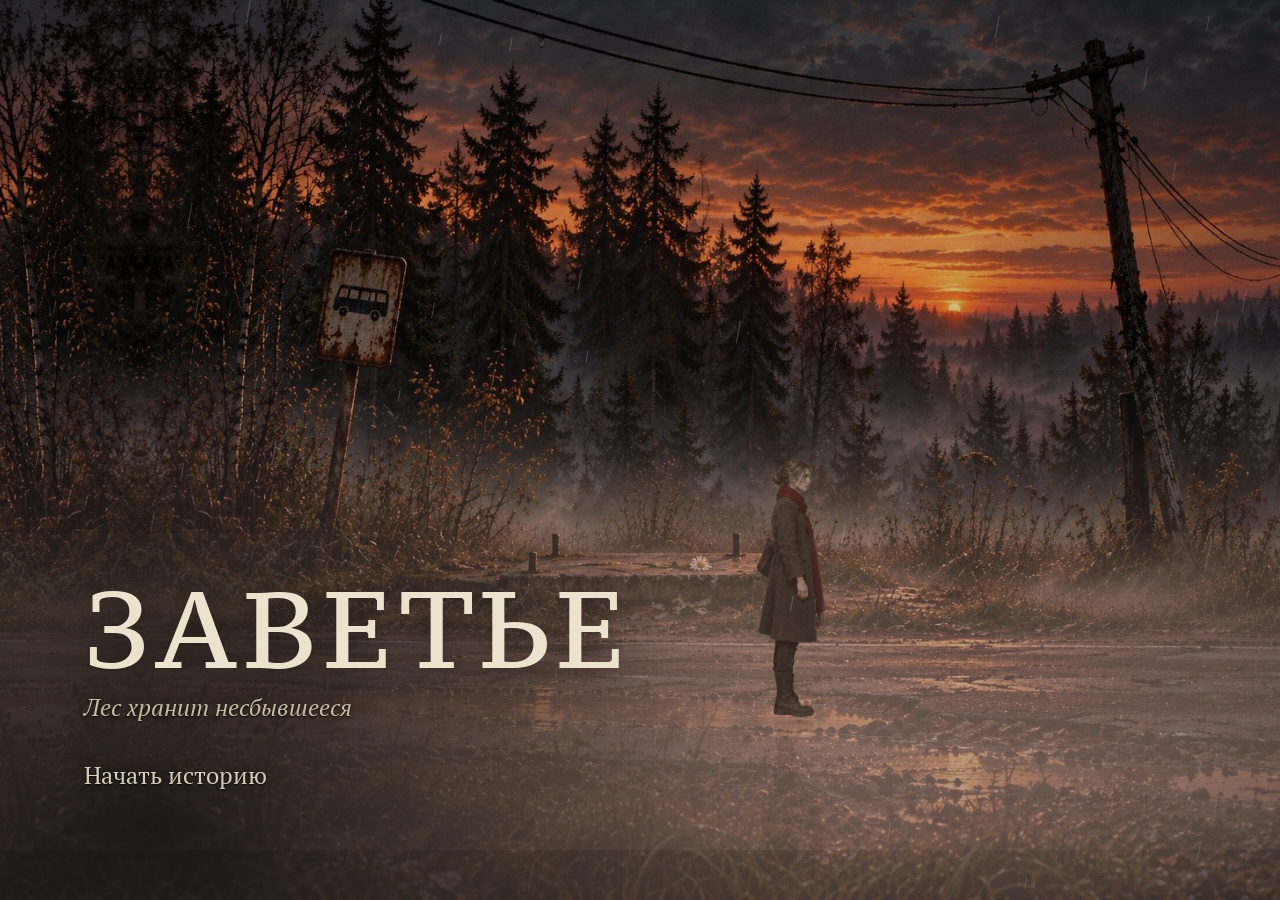
<file: zavetye/index.html>
<!doctype html>
<html lang="ru">
<head>
<meta charset="utf-8">
<meta name="viewport" content="width=device-width, initial-scale=1, viewport-fit=cover">
<title>Заветье</title>
<meta name="description" content="Заветье: Лес хранит несбывшееся. Атмосферный детектив о памяти: славянский фолк-хоррор, где английская формулировка меняет то, что можно доказать.">
<meta name="theme-color" content="#13110f">
<link rel="icon" href="data:image/svg+xml,%3Csvg xmlns=%27http://www.w3.org/2000/svg%27 viewBox=%270 0 16 16%27%3E%3Cpath d=%27M8 1l7 7-7 7-7-7z%27 fill=%27%238e2520%27/%3E%3C/svg%3E">
<link rel="stylesheet" href="css/fonts.css">
<link rel="stylesheet" href="css/game.css">
</head>
<body>
<canvas id="cv" aria-label="Мир Заветья. Нажмите на землю, чтобы идти."></canvas>
<div class="grain" id="grain"></div>

<header class="hud" id="hud" hidden>
  <div class="left-col">
    <button class="when" id="when" type="button" aria-label="День и время. Нажмите, чтобы вспомнить, что Анна собиралась сделать"><svg id="glyph" viewBox="0 0 22 22" aria-hidden="true"></svg><span id="clk">пролог</span><span class="signal" id="signal" aria-label="Связь" hidden><i></i><i></i><i></i><i></i></span></button>
    <p class="thought" id="thought" aria-live="polite"></p>
  </div>
  <div class="hud-sp"></div>
  <button class="hb" id="bBook" type="button" aria-label="Тетрадь Анны (Tab)"><svg viewBox="0 0 28 28" fill="none" stroke="currentColor" stroke-width="1.5" stroke-linejoin="round" aria-hidden="true"><path d="M6 4.5h14.5a1.5 1.5 0 0 1 1.5 1.5v17.5H7.5A1.5 1.5 0 0 1 6 22z"/><path d="M9 4.5v19M12 9h7M12 12.5h7M12 16h4.5"/><path d="M17 23.5v3l1.5-1.2 1.5 1.2v-3" stroke="#b0372c"/></svg><span class="knot" id="bookDot" hidden></span></button>
  <button class="hb menu-b" id="bMenu" type="button" aria-label="Меню и звук (Esc)"><svg viewBox="0 0 28 28" fill="none" stroke="currentColor" stroke-width="1.6" stroke-linecap="round" aria-hidden="true"><path d="M7 9h14M7 14h14M7 19h14"/></svg></button>
</header>

<div class="menu" id="menu" role="dialog" aria-label="Меню" hidden>
  <h4>Заветье</h4>
  <div class="sec"><button class="it" type="button" data-m="continue">Продолжить</button></div>
  <div class="sec" id="mSound">
    <span class="label">Звук</span>
    <label class="slider" for="volMusic"><span>Музыка</span><input id="volMusic" type="range" min="0" max="100" step="5" data-vol="music"><output id="oMusic"></output></label>
    <label class="slider" for="volAmb"><span>Атмосфера</span><input id="volAmb" type="range" min="0" max="100" step="5" data-vol="amb"><output id="oAmb"></output></label>
    <label class="slider" for="volFx"><span>Эффекты</span><input id="volFx" type="range" min="0" max="100" step="5" data-vol="fx"><output id="oFx"></output></label>
  </div>
  <div class="sec"><span class="label">Размер текста</span><div class="seg" id="mSize"></div></div>
  <div class="sec"><span class="label">Языковая поддержка</span><div class="seg" id="mLang"></div></div>
  <div class="sec"><span class="label">Управление</span>
    <ul class="keys" id="mKeys"></ul></div>
  <div class="sec"><button class="it" type="button" data-m="title">На титульный экран</button><button class="it warn" type="button" data-m="restart">Начать заново</button></div>
</div>

<div class="confirm" id="confirm" role="alertdialog" aria-modal="true" aria-labelledby="cfH" hidden>
  <div class="confirm-card"><h4 id="cfH">Начать заново?</h4><p id="cfP">Текущее сохранение будет удалено: улики, версия и всё, что изменилось в Заветье.</p>
    <div class="row"><button class="tbtn" type="button" id="cfNo">Оставить как есть</button><button class="tbtn danger" type="button" id="cfYes">Удалить и начать</button></div></div>
</div>

<div class="area" id="area"><h2 id="areaName"></h2><small id="areaSub"></small></div>
<button class="prompt" id="prompt" type="button" hidden><svg class="knotI" viewBox="0 0 26 14" aria-hidden="true"><path class="th" pathLength="1" d="M1 10C5 3 9 13 13 7s7-5 12-1"/><circle cx="13" cy="7" r="2.7"/></svg><span id="promptTx"></span><kbd>E</kbd></button>
<div class="hint off" id="hint" aria-live="polite"></div>
<div class="caption" id="caption" aria-live="polite"></div>

<div class="illus" id="illus" aria-hidden="true"><img alt=""></div>
<div class="portrait" id="portL" aria-hidden="true"><div class="fx"><div class="bob"><img class="cur" alt=""><img alt=""></div></div></div>
<div class="portrait right" id="portR" aria-hidden="true"><div class="fx"><div class="bob"><img class="cur" alt=""><img alt=""></div></div></div>
<section class="dlg" id="dlg" hidden aria-live="polite">
  <div class="dlg-in">
    <div class="dlg-who" id="dlgWho"></div>
    <div class="dlg-body" id="dlgBody"><div class="dlg-text" id="dlgText"></div></div>
    <button class="dlg-reply" id="dlgReply" type="button">Ответить</button>
    <div class="dlg-ch" id="dlgCh"></div>
    <button class="dlg-more" id="dlgMore" type="button" aria-label="Дальше"></button>
  </div>
</section>

<div class="nbw" id="nbw" hidden>
  <div class="book nb" role="dialog" aria-modal="true" aria-label="Тетрадь Анны">
    <nav class="marks" id="nbSide" aria-label="Разделы тетради"></nav>
    <div class="page" id="nbMain"></div>
    <nav class="mnav" id="nbMob" aria-label="Разделы тетради"></nav>
    <button class="nb-close" id="nbClose" type="button" aria-label="Закрыть тетрадь">закрыть ×</button>
  </div>
</div>

<div class="scr title" id="titleScr" hidden>
  <div class="t-wrap">
    <h1 class="t-title">Заветье</h1>
    <p class="t-sub">Лес хранит несбывшееся</p>
    <div class="t-acts"><button class="t-btn" id="bNew" type="button">Начать историю</button><button class="t-btn ghost" id="bCont" type="button" hidden>Продолжить</button></div>
    <p class="load-note" id="loadNote">Загружаем Заветье…</p>
  </div>
</div>
<div class="scr lang" id="langScr" hidden>
  <div class="lang-card">
    <h2>Как проходить английский?</h2>
    <p>Часть записей в деле Гриши сделана по-английски. Сколько помощи вам нужно, чтобы их читать? Режим можно поменять в любой момент в меню.</p>
    <div class="modes" id="modePick">
      <button class="mode" type="button" data-d="easy" aria-pressed="false"><b>С поддержкой</b><span>Перевод можно подсмотреть по значку «?», а после первой попытки перевод и пояснение откроются сами. Доска версии подсказывает, что «за» и что «против».</span></button>
      <button class="mode" type="button" data-d="normal" aria-pressed="true"><b>Самостоятельно</b><span>Перевод можно подсмотреть по значку «?». Что значит запись, решаете вы; пояснение — после.</span></button>
      <button class="mode" type="button" data-d="hard" aria-pressed="false"><b>Погружение</b><span>Только оригинал. Ни перевода, ни подсказок.</span></button>
    </div>
    <div class="t-acts"><button class="t-btn" id="bGo" type="button">Начать</button><button class="t-btn ghost" id="bBack" type="button">Назад</button></div>
  </div>
</div>
<div class="scr end" id="endScr" hidden><div class="case-file" id="endBody"></div></div>
<div class="fade" id="fade"></div>
<div class="toast" id="toast" role="status"></div>
<div class="saved" id="saved">сохранено</div>
<script src="js/engine.js"></script>
<script src="js/analytics.js"></script>
<script src="js/evidence.js"></script>
<script src="data/characters.js"></script>
<script src="data/scenes.js"></script>
<script src="data/lore.js"></script>
<script src="js/world.js"></script>
<script src="js/render.js"></script>
<script src="js/art.js"></script>
<script src="js/anna_frames.js"></script>
<script src="js/draw.js"></script>
<script src="js/audio.js"></script>
<script src="js/ui.js"></script>
<script src="js/notebook.js"></script>
<script src="js/english.js"></script>
<script src="js/rite3d.js"></script>
<script src="js/video.js"></script>
<script src="js/lux.js"></script>
<script src="js/feel.js"></script>
<script src="js/intro.js"></script>
<script src="js/acts.js"></script>
<script src="js/main.js"></script>
</body>
</html>
</file>
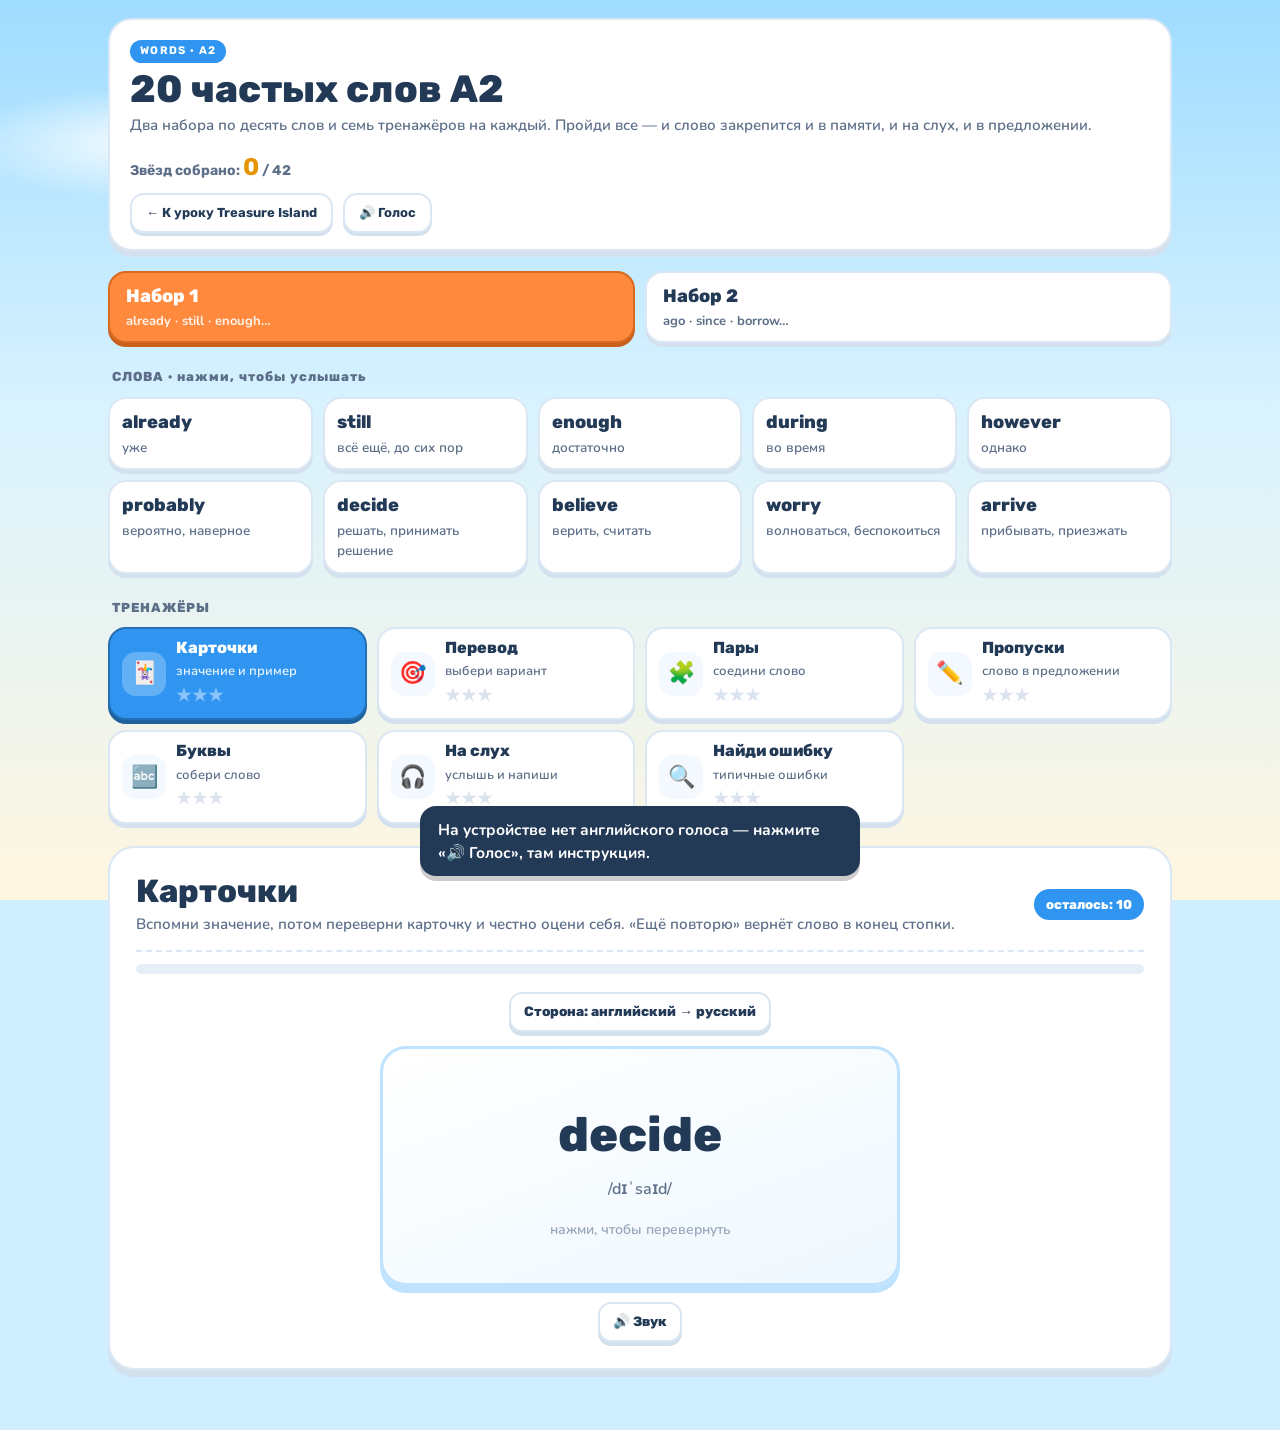
<file: a2-words.html>
<!doctype html>
<html lang="ru">
<head>
<meta charset="utf-8">
<meta name="viewport" content="width=device-width, initial-scale=1, viewport-fit=cover">
<meta name="theme-color" content="#9fdcff">
<meta name="format-detection" content="telephone=no">
<title>Тренажёр слов A2 · 20 частых слов</title>
<link rel="preconnect" href="https://fonts.googleapis.com">
<link rel="preconnect" href="https://fonts.gstatic.com" crossorigin>
<link href="https://fonts.googleapis.com/css2?family=Rubik:wght@500;700;800&family=Nunito:ital,wght@0,600;0,700;0,800;1,600&display=swap" rel="stylesheet">
<style>
:root{
  --ink:#233a57; --ink-soft:#5d6f88; --ink-dim:#98a6b8;
  --paper-2:#f4f9ff; --line:#dbe7f3; --rule:#e6eef7; --shadow:#d3e1ef;
  --tide:#38b6ff; --signal:#ff5a5f; --moss:#4cc25a; --accent:#2f95f0;
  --ui:Rubik,"Trebuchet MS",sans-serif; --story:Nunito,"Trebuchet MS",sans-serif;
}
*{box-sizing:border-box}
html{-webkit-text-size-adjust:100%;background:#cfeeff;overflow-x:hidden}
body{margin:0;min-height:100vh;min-height:100dvh;overflow-x:clip;color:var(--ink);font-family:var(--story);font-size:17px;font-weight:600;line-height:1.5;
  background:
    radial-gradient(ellipse 22% 9% at 12% 16%,rgba(255,255,255,.9),transparent 70%),
    radial-gradient(ellipse 18% 7% at 78% 10%,rgba(255,255,255,.85),transparent 70%),
    linear-gradient(180deg,#9fdcff 0%,#d8f2ff 45%,#fff6e0 100%);background-attachment:fixed}
button,input{font:inherit;color:inherit}
button{cursor:pointer;-webkit-tap-highlight-color:transparent;touch-action:manipulation}
:focus-visible{outline:3px solid var(--accent);outline-offset:3px}
h1,h2,h3{margin:0;font-family:var(--ui);font-weight:800;line-height:1.1}
p{margin:0 0 10px}
[hidden]{display:none!important}

.wrap{max-width:1100px;margin:0 auto;padding:18px 18px 60px}
.top{display:flex;flex-wrap:wrap;align-items:center;justify-content:space-between;gap:12px;padding:16px 20px;background:#fff;border:2px solid var(--line);border-radius:24px;box-shadow:0 6px 0 var(--shadow)}
.top .mark{display:inline-block;padding:3px 10px;font-family:var(--ui);font-size:11px;font-weight:700;letter-spacing:.12em;color:#fff;background:var(--accent);border-radius:999px}
.top h1{margin-top:6px;font-size:clamp(26px,4vw,38px)}
.top p{margin:4px 0 0;font-size:15px;color:var(--ink-soft)}
.top-side{display:flex;flex-direction:column;align-items:flex-start;gap:8px}
.total{font-family:var(--ui);font-size:14px;font-weight:700;color:var(--ink-soft)}
.total b{font-size:24px;color:#e59400}
.back{display:inline-flex;align-items:center;min-height:40px;padding:6px 14px;font-family:var(--ui);font-size:13px;font-weight:700;color:var(--ink);text-decoration:none;background:#fff;border:2px solid var(--line);border-radius:14px;box-shadow:0 3px 0 var(--shadow)}

.section-k{margin:24px 4px 10px;font-family:var(--ui);font-size:13px;font-weight:800;letter-spacing:.08em;color:var(--ink-soft)}
.sets{display:grid;grid-template-columns:1fr 1fr;gap:10px;margin-top:20px}
.sets button{display:flex;flex-direction:column;align-items:flex-start;gap:2px;min-height:58px;padding:10px 16px;text-align:left;font-family:var(--ui);font-size:18px;font-weight:800;color:var(--ink);background:#fff;border:2px solid var(--line);border-radius:18px;box-shadow:0 4px 0 var(--shadow)}
.sets button small{font-family:var(--story);font-size:13px;font-weight:700;color:var(--ink-soft)}
.sets button.on{color:#fff;background:#ff8a3d;border-color:#d96a22;box-shadow:0 4px 0 #c85f1c}
.sets button.on small{color:rgba(255,255,255,.9)}
.chips{display:grid;grid-template-columns:repeat(5,minmax(0,1fr));gap:10px}
.chip{display:flex;flex-direction:column;align-items:flex-start;gap:2px;min-height:64px;padding:10px 12px;text-align:left;background:#fff;border:2px solid var(--line);border-radius:18px;box-shadow:0 4px 0 var(--shadow)}
.chip b{font-family:var(--ui);font-size:18px;font-weight:800}
.chip span{font-size:13.5px;color:var(--ink-soft)}
.chip.weak{border-color:#ffb3b5;box-shadow:0 4px 0 #ffd0d2}
.chip:active{transform:translateY(3px);box-shadow:0 1px 0 var(--shadow)}

.modes{display:grid;grid-template-columns:repeat(4,minmax(0,1fr));gap:10px}
.mode{display:grid;grid-template-columns:44px 1fr;gap:10px;align-items:center;min-height:70px;padding:10px 12px;text-align:left;background:#fff;border:2px solid var(--line);border-radius:18px;box-shadow:0 4px 0 var(--shadow);transition:transform .1s}
.mode i{display:grid;place-items:center;width:44px;height:44px;font-style:normal;font-size:22px;background:var(--paper-2);border-radius:14px}
.mode b{display:block;font-family:var(--ui);font-size:16px;font-weight:800;line-height:1.15}
.mode span{font-size:13px;color:var(--ink-soft)}
.mode .stars{color:#dbe4ee;letter-spacing:1px}
.mode .stars em{font-style:normal;color:#ffc21a}
.mode:hover{border-color:var(--accent)}
.mode.on{color:#fff;background:var(--accent);border-color:color-mix(in srgb,var(--accent) 75%,#000);box-shadow:0 4px 0 color-mix(in srgb,var(--accent) 65%,#000)}
.mode.on span{color:rgba(255,255,255,.9)}
.mode.on i{background:rgba(255,255,255,.25)}
.mode.on .stars{color:rgba(255,255,255,.45)}

.stage{margin-top:22px;padding:26px;background:#fff;border:2px solid var(--line);border-radius:26px;box-shadow:0 7px 0 var(--shadow)}
.stage-head{display:flex;flex-wrap:wrap;justify-content:space-between;align-items:center;gap:10px;padding-bottom:14px;margin-bottom:18px;border-bottom:2px dashed var(--line)}
.stage-head h2{font-size:clamp(24px,3vw,32px)}
.stage-head p{margin:4px 0 0;font-size:15px;color:var(--ink-soft)}
.count{padding:6px 12px;font-family:var(--ui);font-size:13px;font-weight:800;color:#fff;background:var(--accent);border-radius:999px}
.meter{height:10px;margin:-6px 0 18px;background:var(--rule);border-radius:10px;overflow:hidden}
.meter i{display:block;height:100%;background:linear-gradient(90deg,#5ddc6a,#2eb84a);border-radius:10px;transition:width .3s}

.btn{min-height:46px;padding:10px 20px;font-family:var(--ui);font-size:15px;font-weight:800;color:#fff;background:var(--tide);border:0;border-radius:16px;box-shadow:0 5px 0 color-mix(in srgb,var(--tide) 70%,#000);transition:transform .1s}
.btn:active{transform:translateY(4px);box-shadow:0 1px 0 color-mix(in srgb,var(--tide) 70%,#000)}
.btn.ghost{color:var(--ink);background:#fff;border:2px solid var(--line);box-shadow:0 4px 0 var(--shadow)}
.btn.go{background:linear-gradient(180deg,#5ddc6a,#35c04a);box-shadow:0 5px 0 #248a37}
.btn.warn{background:#ff8a3d;box-shadow:0 5px 0 #c85f1c}
.btn.small{min-height:40px;padding:6px 13px;font-size:13.5px;border-radius:13px}
.btn:disabled{opacity:.4}
.row{display:flex;flex-wrap:wrap;gap:10px;align-items:center}
.center{justify-content:center}
.note{font-size:14.5px;color:var(--ink-soft)}
.field{width:100%;min-height:52px;padding:11px 14px;font-size:20px;font-weight:700;text-align:center;color:var(--ink);background:#f6faff;border:2px solid var(--line);border-radius:16px}
.field:focus{outline:none;border-color:var(--accent);background:#fff}
.fb{min-height:26px;margin-top:12px;font-size:16px;font-weight:700;text-align:center;color:var(--ink-soft)}
.fb.ok{color:#2e9e3c}
.fb.no{color:var(--signal)}
.fb small{display:block;margin-top:4px;font-size:14.5px;font-weight:600;color:var(--ink-soft)}

/* карточки */
.flip{display:block;width:min(520px,100%);min-height:240px;margin:0 auto;padding:26px;text-align:center;background:linear-gradient(160deg,#fff,#eef8ff);border:3px solid #bfe3ff;border-radius:26px;box-shadow:0 7px 0 #bfe3ff}
.flip .big{margin:6px 0;font-family:var(--ui);font-size:clamp(34px,6vw,48px);font-weight:800;color:var(--ink)}
.flip .ipa{font-size:16px;color:var(--ink-soft)}
.flip .hint{margin-top:18px;font-size:14px;color:var(--ink-dim)}
.flip .ex{margin:14px 0 0;padding:10px 12px;font-style:italic;background:#fff;border-radius:14px}
.flip .ex span{display:block;font-style:normal;font-size:14px;color:var(--ink-soft)}
.flip .tip{margin-top:10px;font-size:14.5px;color:#8a4a00;background:#fff3cf;border-radius:12px;padding:8px 10px}

/* выбор */
.q{margin:6px 0 18px;font-family:var(--ui);font-size:clamp(22px,3.4vw,32px);font-weight:800;line-height:1.25;text-align:center}
.q small{display:block;margin-bottom:6px;font-family:var(--story);font-size:14px;font-weight:700;color:var(--ink-soft)}
.q .gap{display:inline-block;min-width:90px;border-bottom:3px solid var(--accent);color:var(--accent)}
.q-ru{margin:-8px 0 16px;text-align:center;font-size:15px;color:var(--ink-soft)}
.opts{display:grid;grid-template-columns:repeat(2,minmax(0,1fr));gap:10px}
.opts.one{grid-template-columns:1fr}
.opt{display:grid;grid-template-columns:30px 1fr;gap:12px;align-items:center;min-height:58px;padding:10px 14px;text-align:left;font-family:var(--ui);font-size:17px;font-weight:700;color:var(--ink);background:#fff;border:2px solid var(--line);border-radius:18px;box-shadow:0 5px 0 var(--shadow)}
.opt span{display:grid;place-items:center;width:30px;height:30px;font-size:14px;color:#fff;background:var(--accent);border-radius:50%}
.opt:hover{border-color:var(--accent)}
.opt:active{transform:translateY(4px);box-shadow:0 1px 0 var(--shadow)}
.opt.hit{color:#fff;background:var(--moss);border-color:#2ea343;box-shadow:0 5px 0 #248a37}
.opt.miss{color:#fff;background:var(--signal);border-color:#d8383e;box-shadow:0 5px 0 #b82c31}
.opt.hit span,.opt.miss span{color:var(--ink);background:#fff}

/* пары */
.match{display:grid;grid-template-columns:1fr 1fr;gap:12px}
.match-col{display:grid;gap:10px;align-content:start}
.tile{min-height:56px;padding:10px 12px;font-family:var(--ui);font-size:17px;font-weight:700;color:var(--ink);background:#fff;border:2px solid var(--line);border-radius:16px;box-shadow:0 4px 0 var(--shadow)}
.tile.sel{border-color:var(--accent);background:color-mix(in srgb,var(--accent) 14%,#fff)}
.tile.done{visibility:hidden}
.tile.bad{color:#fff;background:var(--signal);border-color:#d8383e}
.tile.good{color:#fff;background:var(--moss);border-color:#2ea343}

/* буквы */
.slots{display:flex;flex-wrap:wrap;justify-content:center;gap:6px;min-height:58px;margin:4px 0 16px}
.slot{display:grid;place-items:center;width:44px;height:52px;font-family:var(--ui);font-size:24px;font-weight:800;text-transform:lowercase;background:var(--paper-2);border:2px dashed var(--line);border-radius:12px}
.slot.full{background:#fff;border-style:solid;border-color:var(--accent)}
.slots.ok .slot{color:#fff;background:var(--moss);border-color:#2ea343}
.slots.no .slot{color:#fff;background:var(--signal);border-color:#d8383e}
.letters{display:flex;flex-wrap:wrap;justify-content:center;gap:8px}
.letter{width:50px;height:54px;font-family:var(--ui);font-size:24px;font-weight:800;background:#ffe9b8;border:2px solid #e8b04a;border-radius:14px;box-shadow:0 4px 0 #d99a2a}
.letter:disabled{visibility:hidden}
.letter:active{transform:translateY(3px);box-shadow:0 1px 0 #d99a2a}

/* на слух */
.ear{display:grid;place-items:center;width:120px;height:120px;margin:0 auto 14px;font-size:48px;background:radial-gradient(circle at 35% 30%,#8fd8ff,#38b6ff 70%);border:4px solid #fff;border-radius:50%;box-shadow:0 7px 0 #1f8fd6,0 0 0 8px rgba(56,182,255,.2)}
.ear:active{transform:translateY(4px);box-shadow:0 2px 0 #1f8fd6}
.listen-box{max-width:460px;margin:0 auto}

/* итог */
.result{max-width:520px;margin:0 auto;text-align:center}
.result .medal{font-size:64px;line-height:1}
.result .big-stars{margin:8px 0;font-size:40px;letter-spacing:4px;color:#dbe4ee}
.result .big-stars em{font-style:normal;color:#ffc21a;text-shadow:0 2px 0 #e59400}
.result h3{font-size:30px}
.result .weak{margin:14px 0;padding:12px;background:#fff0f0;border:2px solid #ffd0d2;border-radius:16px;font-size:15px}
.review-list{display:grid;gap:8px;margin-top:14px;text-align:left}
.review-list div{padding:10px 12px;background:var(--paper-2);border-radius:14px;font-size:15px}
.review-list b{font-family:var(--ui)}

.toast{position:fixed;left:50%;bottom:24px;z-index:50;max-width:min(440px,calc(100vw - 32px));padding:12px 18px;font-size:15.5px;font-weight:700;color:#fff;background:var(--ink);border-radius:16px;box-shadow:0 5px 0 rgba(0,0,0,.2);transform:translate(-50%,14px);opacity:0;transition:.25s;pointer-events:none}
.toast.show{opacity:1;transform:translate(-50%,0)}
.shake{animation:shake .38s linear}
@keyframes shake{20%{transform:translateX(-7px)}40%{transform:translateX(6px)}60%{transform:translateX(-3px)}80%{transform:translateX(2px)}}
.pop{animation:pop .4s cubic-bezier(.2,1.3,.4,1) both}
@keyframes pop{from{opacity:0;transform:translateY(12px) scale(.98)}to{opacity:1;transform:none}}

@media (max-width:900px){
  .chips{grid-template-columns:repeat(2,minmax(0,1fr))}
  .modes{grid-template-columns:repeat(2,minmax(0,1fr))}
}
@media (max-width:600px){
  .wrap{padding:10px 10px 40px}
  .top{padding:14px;border-radius:18px}
  .stage{padding:16px;border-radius:20px}
  .opts{grid-template-columns:1fr}
  .mode{grid-template-columns:36px 1fr;min-height:62px;padding:8px 10px}
  .mode i{width:36px;height:36px;font-size:18px}
  .mode b{font-size:14.5px}
  .tile{font-size:15px;padding:8px}
  .letter{width:44px;height:50px}
  .slot{width:36px;height:46px;font-size:21px}
  input.field{font-size:18px}
}
@media (prefers-reduced-motion:reduce){*,*::before,*::after{transition:none!important;animation:none!important}}
</style>
</head>
<body>
<div class="wrap">
  <header class="top">
    <div>
      <span class="mark">WORDS · A2</span>
      <h1>20 частых слов A2</h1>
      <p>Два набора по десять слов и семь тренажёров на каждый. Пройди все — и слово закрепится и в памяти, и на слух, и в предложении.</p>
    </div>
    <div class="top-side">
      <span class="total">Звёзд собрано: <b id="totalStars">0</b> / 42</span>
      <div class="row"><a class="back" href="index.html">← К уроку Treasure Island</a><button class="back" id="voiceBtn" type="button">🔊 Голос</button></div>
    </div>
  </header>

  <div class="sets" id="sets" role="group" aria-label="Набор слов">
    <button data-set="1">Набор 1 <small>already · still · enough…</small></button>
    <button data-set="2">Набор 2 <small>ago · since · borrow…</small></button>
  </div>

  <p class="section-k">СЛОВА · нажми, чтобы услышать</p>
  <div class="chips" id="chips"></div>

  <p class="section-k">ТРЕНАЖЁРЫ</p>
  <nav class="modes" id="modes" aria-label="Тренажёры"></nav>

  <main class="stage" id="stage" aria-live="polite"></main>
</div>
<div class="toast" id="toast" role="status" aria-live="polite"></div>

<script src="speech.js"></script>
<script>
(() => {
'use strict';

/* ============ слова ============ */
const WORDS_ALL = [
  { en:'already',  ipa:'/ɔːlˈredi/',   ru:'уже',
    ex:'I have already done my homework.', exRu:'Я уже сделал домашнее задание.',
    tip:'Часто с Present Perfect и стоит перед смысловым глаголом: have already done.' },
  { en:'still',    ipa:'/stɪl/',       ru:'всё ещё, до сих пор',
    ex:'She still lives with her parents.', exRu:'Она до сих пор живёт с родителями.',
    tip:'Стоит перед обычным глаголом, но после to be: He is still here.' },
  { en:'enough',   ipa:'/ɪˈnʌf/',      ru:'достаточно',
    ex:'We don’t have enough time.', exRu:'У нас недостаточно времени.',
    tip:'Перед существительным (enough money), но после прилагательного (old enough).' },
  { en:'during',   ipa:'/ˈdjʊərɪŋ/',   ru:'во время',
    ex:'I fell asleep during the film.', exRu:'Я уснул во время фильма.',
    tip:'После during — существительное. Перед целым предложением нужно while.' },
  { en:'however',  ipa:'/haʊˈevə/',    ru:'однако',
    ex:'The hotel was expensive. However, the room was great.', exRu:'Отель был дорогим. Однако номер был отличным.',
    tip:'Обычно начинает новое предложение и отделяется запятой.' },
  { en:'probably', ipa:'/ˈprɒbəbli/',  ru:'вероятно, наверное',
    ex:'It will probably rain tomorrow.', exRu:'Завтра, наверное, будет дождь.',
    tip:'Ставится после will, но перед won’t: I’ll probably come / I probably won’t come.' },
  { en:'decide',   ipa:'/dɪˈsaɪd/',    ru:'решать, принимать решение',
    ex:'We decided to stay at home.', exRu:'Мы решили остаться дома.',
    tip:'decide + to + глагол: decide to go, decide to buy.' },
  { en:'believe',  ipa:'/bɪˈliːv/',    ru:'верить, считать',
    ex:'I don’t believe him.', exRu:'Я ему не верю.',
    tip:'believe somebody — верить человеку; believe in — верить в существование (believe in ghosts).' },
  { en:'worry',    ipa:'/ˈwʌri/',      ru:'волноваться, беспокоиться',
    ex:'Don’t worry about me.', exRu:'Не волнуйся за меня.',
    tip:'worry about somebody / something — а не worry for.' },
  { en:'arrive',   ipa:'/əˈraɪv/',     ru:'прибывать, приезжать',
    ex:'We arrived in London at six.', exRu:'Мы приехали в Лондон в шесть.',
    tip:'arrive in (город, страна) / arrive at (здание, аэропорт). Никогда не arrive to.' },

  /* набор 2 */
  { en:'ago',        ipa:'/əˈɡəʊ/',       ru:'назад (о времени)', set:2,
    ex:'I moved to this city two years ago.', exRu:'Я переехал в этот город два года назад.',
    tip:'ago стоит после срока: two years ago. Не before two years.' },
  { en:'since',      ipa:'/sɪns/',        ru:'с (какого-то момента)', set:2,
    ex:'I have lived here since 2020.', exRu:'Я живу здесь с 2020 года.',
    tip:'since + момент (since Monday, since 2020), for + срок (for two years). Обычно с Present Perfect.' },
  { en:'borrow',     ipa:'/ˈbɒrəʊ/',      ru:'брать взаймы, одалживать у кого-то', set:2,
    ex:'Can I borrow your pen?', exRu:'Можно взять твою ручку?',
    tip:'borrow — брать у кого-то; lend — давать кому-то. Can you lend me…? / Can I borrow…?' },
  { en:'explain',    ipa:'/ɪkˈspleɪn/',   ru:'объяснять', set:2,
    ex:'Can you explain this rule to me?', exRu:'Можешь объяснить мне это правило?',
    tip:'explain something to somebody. Нельзя explain me.' },
  { en:'agree',      ipa:'/əˈɡriː/',      ru:'соглашаться', set:2,
    ex:'I agree with you.', exRu:'Я с тобой согласен.',
    tip:'agree — это глагол: I agree. Не I am agree.' },
  { en:'depend',     ipa:'/dɪˈpend/',     ru:'зависеть', set:2,
    ex:'It depends on the weather.', exRu:'Это зависит от погоды.',
    tip:'depend on — зависеть от. Не depend of / from.' },
  { en:'spend',      ipa:'/spend/',       ru:'тратить; проводить (время)', set:2,
    ex:'I spend a lot of money on books.', exRu:'Я трачу много денег на книги.',
    tip:'spend money / time on something. Прошедшее время — spent.' },
  { en:'suggest',    ipa:'/səˈdʒest/',    ru:'предлагать', set:2,
    ex:'I suggest going by train.', exRu:'Предлагаю поехать на поезде.',
    tip:'suggest + -ing или suggest that… Не suggest you to do.' },
  { en:'interested', ipa:'/ˈɪntrəstɪd/',  ru:'заинтересованный', set:2,
    ex:'I’m interested in history.', exRu:'Мне интересна история.',
    tip:'interested in — человеку интересно; interesting — вещь интересная.' },
  { en:'miss',       ipa:'/mɪs/',         ru:'скучать; пропустить, опоздать на', set:2,
    ex:'Hurry up, or we’ll miss the bus!', exRu:'Поторопись, а то опоздаем на автобус!',
    tip:'miss the bus — опоздать на автобус; I miss you — я скучаю по тебе.' }
];
WORDS_ALL.forEach(w => { w.set = w.set || 1; });

const GAPS_ALL = [
  { w:'already',  s:'Hurry up! The train has ___ left.', ru:'Поторопись! Поезд уже ушёл.' },
  { w:'still',    s:'It’s eleven o’clock and he is ___ at work.', ru:'Уже одиннадцать, а он всё ещё на работе.' },
  { w:'enough',   s:'Is there ___ milk for everyone?', ru:'Хватит ли молока на всех?' },
  { w:'during',   s:'Please don’t use your phone ___ the lesson.', ru:'Пожалуйста, не пользуйтесь телефоном во время урока.' },
  { w:'however',  s:'I wanted to go for a walk. ___, it was raining.', ru:'Я хотел пойти погулять. Однако шёл дождь.' },
  { w:'probably', s:'Take an umbrella. It will ___ rain later.', ru:'Возьми зонт. Позже, наверное, пойдёт дождь.' },
  { w:'decide',   s:'We can’t ___ where to go on holiday.', ru:'Мы не можем решить, куда поехать в отпуск.' },
  { w:'believe',  s:'Do you ___ in ghosts?', ru:'Ты веришь в привидения?' },
  { w:'worry',    s:'My parents ___ about me when I come home late.', ru:'Родители волнуются, когда я поздно прихожу домой.' },
  { w:'arrive',   s:'What time does your plane ___?', ru:'Во сколько прилетает твой самолёт?' },
  { w:'ago',        s:'I met my best friend ten years ___.', ru:'Я познакомился с лучшим другом десять лет назад.' },
  { w:'since',      s:'We have known each other ___ 2019.', ru:'Мы знаем друг друга с 2019 года.' },
  { w:'borrow',     s:'Can I ___ your umbrella? I’ll give it back tomorrow.', ru:'Можно взять твой зонт? Верну завтра.' },
  { w:'explain',    s:'Could you ___ this word to me again?', ru:'Могли бы вы ещё раз объяснить мне это слово?' },
  { w:'agree',      s:'I don’t ___ with you. I think the film was boring.', ru:'Я с тобой не согласен. По-моему, фильм был скучным.' },
  { w:'depend',     s:'Our plans for Sunday ___ on the weather.', ru:'Наши планы на воскресенье зависят от погоды.' },
  { w:'spend',      s:'How much time do you ___ on homework?', ru:'Сколько времени ты тратишь на домашнее задание?' },
  { w:'suggest',    s:'It’s sunny today. I ___ going to the beach.', ru:'Сегодня солнечно. Предлагаю пойти на пляж.' },
  { w:'interested', s:'Are you ___ in football?', ru:'Тебе интересен футбол?' },
  { w:'miss',       s:'Run! We don’t want to ___ the train!', ru:'Бежим! Мы же не хотим опоздать на поезд!' }
];

const MISTAKES_ALL = [
  { w:'arrive',   good:'We arrived in Paris at night.',          bad:'We arrived to Paris at night.',          why:'arrive in + город. Предлог to после arrive не ставится.' },
  { w:'worry',    good:'Don’t worry about the test.',            bad:'Don’t worry for the test.',              why:'Волноваться о чём-то — worry about.' },
  { w:'decide',   good:'She decided to learn Spanish.',          bad:'She decided learning Spanish.',          why:'После decide нужен to + глагол.' },
  { w:'enough',   good:'He isn’t tall enough to play.',          bad:'He isn’t enough tall to play.',          why:'С прилагательным enough стоит после него: tall enough.' },
  { w:'enough',   good:'I haven’t got enough money.',            bad:'I haven’t got money enough.',            why:'С существительным enough стоит перед ним: enough money.' },
  { w:'during',   good:'I fell asleep during the film.',         bad:'I fell asleep during I watched the film.', why:'during + существительное. Перед предложением — while: while I was watching.' },
  { w:'already',  good:'I have already seen this film.',         bad:'I have seen already this film.',         why:'already стоит между have и смысловым глаголом.' },
  { w:'believe',  good:'Do you believe in ghosts?',              bad:'Do you believe to ghosts?',              why:'Верить в существование чего-то — believe in.' },
  { w:'still',    good:'She still lives in Moscow.',             bad:'She lives still in Moscow.',             why:'still стоит перед обычным глаголом: still lives.' },
  { w:'probably', good:'I will probably be late.',               bad:'I will be probably late.',               why:'probably стоит сразу после will: will probably be.' },
  { w:'however',  good:'The room was small. However, it was clean.', bad:'However the room was small, it was clean.', why:'However связывает два предложения. «Хотя …» в начале — although.' },
  { w:'ago',        good:'I saw him three days ago.',           bad:'I saw him before three days.',         why:'«Три дня назад» — three days ago: ago стоит после срока.' },
  { w:'since',      good:'I have lived here since 2020.',       bad:'I live here since 2020.',              why:'С since («с какого-то момента до сих пор») нужен Present Perfect: have lived.' },
  { w:'borrow',     good:'Can I borrow your pen?',              bad:'Can you borrow me your pen?',          why:'borrow — взять у кого-то. Попросить дать — Can you lend me your pen?' },
  { w:'explain',    good:'Can you explain it to me?',           bad:'Can you explain me it?',               why:'explain something to somebody — без to нельзя.' },
  { w:'agree',      good:'I agree with you.',                   bad:'I am agree with you.',                 why:'agree — глагол, am перед ним не нужен.' },
  { w:'depend',     good:'It depends on the price.',            bad:'It depends of the price.',             why:'«Зависеть от» — depend on.' },
  { w:'spend',      good:'She spends a lot of money on clothes.', bad:'She spends a lot of money for clothes.', why:'Тратить на что-то — spend on.' },
  { w:'suggest',    good:'I suggest going to the cinema.',      bad:'I suggest you to go to the cinema.',   why:'suggest + -ing (или suggest that you go). Конструкции suggest you to do нет.' },
  { w:'interested', good:'I’m interested in music.',            bad:'I’m interesting in music.',            why:'О человеке — interested in. Interesting — это «интересный» о предмете.' },
  { w:'miss',       good:'I miss you so much.',                 bad:'I miss for you so much.',              why:'Скучать по кому-то — miss somebody, без предлога.' }
];

/* ============ состояние ============ */
const KEY = 'a2-top10-v1';
let S = { stars:{}, miss:{}, set:1 };
try { S = { ...S, ...JSON.parse(localStorage.getItem(KEY) || '{}') }; } catch(e){}
S.stars = S.stars || {}; S.miss = S.miss || {}; S.set = S.set === 2 ? 2 : 1;
Object.keys(S.stars).forEach(k => { if(!k.includes(':')){ S.stars['1:' + k] = Math.max(S.stars['1:' + k] || 0, S.stars[k]); delete S.stars[k]; } });
let WORDS = [], GAPS = [], MISTAKES = [];
function useSet(n){
  S.set = n;
  WORDS = WORDS_ALL.filter(w => w.set === n);
  GAPS = GAPS_ALL.filter(g => WORDS.some(w => w.en === g.w));
  MISTAKES = MISTAKES_ALL.filter(m => WORDS.some(w => w.en === m.w));
}
useSet(S.set);
const save = () => { try { localStorage.setItem(KEY, JSON.stringify(S)); } catch(e){} };

/* ============ помощники ============ */
const $ = id => document.getElementById(id);
const shuffle = a => { a = [...a]; for(let i = a.length - 1; i > 0; i--){ const j = Math.floor(Math.random() * (i + 1)); [a[i], a[j]] = [a[j], a[i]]; } return a; };
const norm = s => (s || '').toLowerCase().replace(/[’']/g, "'").replace(/[^a-z']/g, '');
const byEn = en => WORDS_ALL.find(w => w.en === en);
const esc = s => String(s).replace(/&/g,'&amp;').replace(/</g,'&lt;').replace(/"/g,'&quot;');
function others(word, n, key){
  return shuffle(WORDS.filter(w => w.en !== word.en)).slice(0, n).map(w => w[key]);
}
function toast(msg){
  const t = $('toast'); t.textContent = msg; t.classList.add('show');
  clearTimeout(toast._t); toast._t = setTimeout(() => t.classList.remove('show'), 2200);
}
function speak(text, rate){
  if(window.TTS) return TTS.speak(text, rate);
  toast('Озвучка не загрузилась — обнови страницу'); return false;
}
let actx = null;
function blip(freq, dur, type){
  try{
    actx = actx || new (window.AudioContext || window.webkitAudioContext)();
    const o = actx.createOscillator(), g = actx.createGain();
    o.type = type || 'triangle'; o.frequency.value = freq;
    g.gain.setValueAtTime(.0001, actx.currentTime);
    g.gain.exponentialRampToValueAtTime(.12, actx.currentTime + .02);
    g.gain.exponentialRampToValueAtTime(.0001, actx.currentTime + (dur || .18));
    o.connect(g); g.connect(actx.destination); o.start(); o.stop(actx.currentTime + (dur || .18) + .02);
  } catch(e){}
}
const good = () => { blip(660,.12); setTimeout(() => blip(990,.16), 90); };
const bad = () => blip(180,.22,'sawtooth');
const miss = en => { S.miss[en] = (S.miss[en] || 0) + 1; save(); renderChips(); };
const shake = el => { el.classList.remove('shake'); void el.offsetWidth; el.classList.add('shake'); };
const starsOf = (score, total) => { const p = score / total; return p >= 1 ? 3 : p >= .7 ? 2 : p >= .4 ? 1 : 0; };
const starLine = n => '<em>' + '★'.repeat(n) + '</em>' + '★'.repeat(3 - n);

/* ============ список слов ============ */
function renderChips(){
  $('chips').innerHTML = WORDS.map(w =>
    '<button class="chip ' + ((S.miss[w.en] || 0) >= 2 ? 'weak' : '') + '" data-say="' + w.en + '" title="' + esc(w.ex) + '">' +
    '<b>' + w.en + '</b><span>' + w.ru + '</span></button>').join('');
}
$('chips').addEventListener('click', e => { const b = e.target.closest('[data-say]'); if(b) speak(b.dataset.say, .8); });

/* ============ меню тренажёров ============ */
const MODES = [
  { id:'cards',    icon:'🃏', name:'Карточки',      sub:'значение и пример', run:cards },
  { id:'quiz',     icon:'🎯', name:'Перевод',       sub:'выбери вариант',    run:quiz },
  { id:'match',    icon:'🧩', name:'Пары',          sub:'соедини слово',     run:match },
  { id:'gaps',     icon:'✏️', name:'Пропуски',      sub:'слово в предложении', run:gaps },
  { id:'letters',  icon:'🔤', name:'Буквы',         sub:'собери слово',      run:letters },
  { id:'listen',   icon:'🎧', name:'На слух',       sub:'услышь и напиши',   run:listen },
  { id:'mistakes', icon:'🔍', name:'Найди ошибку',  sub:'типичные ошибки',   run:mistakes }
];
let current = 'cards';
function renderModes(){
  $('modes').innerHTML = MODES.map(m =>
    '<button class="mode ' + (m.id === current ? 'on' : '') + '" data-mode="' + m.id + '"><i>' + m.icon + '</i><div><b>' + m.name + '</b>' +
    '<span>' + m.sub + '</span><div class="stars">' + starLine(S.stars[S.set + ':' + m.id] || 0) + '</div></div></button>').join('');
  $('totalStars').textContent = Object.values(S.stars).reduce((n, v) => n + v, 0);
  $('sets').querySelectorAll('[data-set]').forEach(b => { b.classList.toggle('on', +b.dataset.set === S.set); b.setAttribute('aria-pressed', String(+b.dataset.set === S.set)); });
}
$('modes').addEventListener('click', e => { const b = e.target.closest('[data-mode]'); if(b) open(b.dataset.mode, true); });
function open(id, scroll){
  current = id; renderModes();
  document.onkeydown = null;
  MODES.find(m => m.id === id).run();
  if(scroll) $('stage').scrollIntoView({ behavior:'smooth', block:'start' });
}

function head(title, text, counter){
  return '<div class="stage-head"><div><h2>' + title + '</h2><p>' + text + '</p></div>' +
    (counter ? '<span class="count" id="counter">' + counter + '</span>' : '') + '</div>' +
    '<div class="meter"><i id="meter" style="width:0"></i></div>';
}
function progress(done, total){
  $('meter').style.width = Math.round(done / total * 100) + '%';
  const c = $('counter'); if(c) c.textContent = Math.min(done + 1, total) + ' / ' + total;
}
function finish(id, score, total, weak, extra){
  const st = starsOf(score, total);
  const key = S.set + ':' + id;
  if(st > (S.stars[key] || 0)){ S.stars[key] = st; save(); }
  renderModes();
  const idx = MODES.findIndex(m => m.id === id), next = MODES[(idx + 1) % MODES.length];
  const medal = st === 3 ? '🏆' : st === 2 ? '🥈' : st === 1 ? '🥉' : '💪';
  const weakList = [...new Set(weak)];
  $('stage').innerHTML = '<div class="result pop"><div class="medal">' + medal + '</div>' +
    '<div class="big-stars">' + starLine(st) + '</div>' +
    '<h3>' + score + ' из ' + total + '</h3>' +
    '<p class="note">' + (st === 3 ? 'Безупречно! Переходи к следующему тренажёру.' : st >= 2 ? 'Хороший результат. Ещё один круг — и будет три звезды.' : 'Слова пока путаются. Повтори карточки и попробуй снова.') + '</p>' +
    (weakList.length ? '<div class="weak"><b>Повтори:</b> ' + weakList.map(w => { const x = byEn(w); return x ? w + ' — ' + x.ru : w; }).join(' · ') + '</div>' : '') +
    (extra || '') +
    '<div class="row center" style="margin-top:16px"><button class="btn ghost" id="again">Ещё раз</button>' +
    '<button class="btn go" id="next">' + next.icon + ' ' + next.name + ' →</button></div></div>';
  $('again').addEventListener('click', () => open(id));
  $('next').addEventListener('click', () => open(next.id, true));
  if(st === 3) good();
}

/* ============ 1. карточки ============ */
function cards(){
  let dir = 'en', queue = shuffle(WORDS), firstTry = new Set(WORDS.map(w => w.en)), shown = false, known = 0;
  $('stage').innerHTML = head('Карточки', 'Вспомни значение, потом переверни карточку и честно оцени себя. «Ещё повторю» вернёт слово в конец стопки.', '1 / 10') +
    '<div class="row center" style="margin-bottom:14px"><button class="btn ghost small" id="dir"></button></div>' +
    '<div id="cardBox"></div>';
  const setDir = () => { $('dir').textContent = dir === 'en' ? 'Сторона: английский → русский' : 'Сторона: русский → английский'; };
  $('dir').addEventListener('click', () => { dir = dir === 'en' ? 'ru' : 'en'; setDir(); show(); });
  setDir();
  function show(){
    const w = queue[0];
    if(!w){ finish('cards', firstTry.size, WORDS.length, WORDS.filter(x => !firstTry.has(x.en)).map(x => x.en)); return; }
    shown = false;
    $('counter').textContent = 'осталось: ' + queue.length;
    $('meter').style.width = Math.round(known / WORDS.length * 100) + '%';
    const front = dir === 'en'
      ? '<div class="big">' + w.en + '</div><div class="ipa">' + w.ipa + '</div>'
      : '<div class="big" style="font-size:clamp(28px,5vw,40px)">' + w.ru + '</div>';
    $('cardBox').innerHTML = '<button class="flip pop" id="flip">' + front + '<div class="hint">нажми, чтобы перевернуть</div></button>' +
      '<div class="row center" style="margin-top:16px"><button class="btn ghost small" id="cardSay">🔊 Звук</button></div>' +
      '<div class="row center" id="rate" style="margin-top:12px" hidden><button class="btn warn" id="again1">Ещё повторю</button><button class="btn go" id="know">Знаю ✓</button></div>';
    if(dir === 'en') speak(w.en, .8);
    $('cardSay').addEventListener('click', () => speak(w.en, .8));
    $('flip').addEventListener('click', flip);
    $('know').addEventListener('click', () => rate(true));
    $('again1').addEventListener('click', () => rate(false));
  }
  function flip(){
    if(shown) return;
    shown = true;
    const w = queue[0];
    $('flip').innerHTML = '<div class="big" style="font-size:clamp(28px,5vw,40px)">' + (dir === 'en' ? w.ru : w.en) + '</div>' +
      (dir === 'ru' ? '<div class="ipa">' + w.ipa + '</div>' : '') +
      '<p class="ex">' + w.ex + '<span>' + w.exRu + '</span></p><div class="tip">💡 ' + w.tip + '</div>';
    $('rate').hidden = false;
    if(dir === 'ru') speak(w.en, .8);
  }
  function rate(ok){
    if(!shown) return;
    const w = queue.shift();
    if(ok){ known++; good(); }
    else { firstTry.delete(w.en); miss(w.en); queue.push(w); }
    show();
  }
  document.onkeydown = e => {
    if(e.key === ' ' || e.key === 'Enter'){ if(!shown){ e.preventDefault(); flip(); } }
    else if(shown && (e.key === '1' || e.key === 'ArrowLeft')) rate(false);
    else if(shown && (e.key === '2' || e.key === 'ArrowRight')) rate(true);
  };
  show();
}

/* ============ 2. перевод ============ */
function quiz(){
  const items = shuffle(WORDS).map((w, i) => ({ w, dir: i % 2 ? 'ru' : 'en' }));
  let n = 0, score = 0, weak = [], locked = false;
  $('stage').innerHTML = head('Перевод', 'Десять вопросов: то с английского, то с русского. Клавиши 1–4 тоже работают.', '1 / 10') + '<div id="qBox"></div>';
  function show(){
    if(n >= items.length){ finish('quiz', score, items.length, weak); return; }
    locked = false; progress(n, items.length);
    const { w, dir } = items[n];
    const right = dir === 'en' ? w.ru : w.en;
    const opts = shuffle([right, ...others(w, 3, dir === 'en' ? 'ru' : 'en')]);
    $('qBox').innerHTML = '<p class="q pop"><small>' + (dir === 'en' ? 'Как это по-русски?' : 'Как это по-английски?') + '</small>' + (dir === 'en' ? w.en : w.ru) + '</p>' +
      '<div class="opts">' + opts.map((o, i) => '<button class="opt" data-o="' + esc(o) + '"><span>' + (i + 1) + '</span>' + o + '</button>').join('') + '</div>' +
      '<div class="fb" id="qFb"></div>';
    if(dir === 'en') speak(w.en, .8);
    $('qBox').querySelectorAll('[data-o]').forEach(b => b.addEventListener('click', () => answer(b, right, w)));
  }
  function answer(b, right, w){
    if(locked) return; locked = true;
    const ok = b.dataset.o === right;
    if(ok){ score++; b.classList.add('hit'); good(); $('qFb').className = 'fb ok'; $('qFb').innerHTML = 'Верно! <small>' + w.ex + '</small>'; }
    else {
      b.classList.add('miss'); bad(); weak.push(w.en); miss(w.en);
      $('qBox').querySelectorAll('[data-o]').forEach(x => { if(x.dataset.o === right) x.classList.add('hit'); });
      $('qFb').className = 'fb no'; $('qFb').innerHTML = w.en + ' — ' + w.ru + '<small>' + w.ex + '</small>';
    }
    if(!ok || items[n].dir === 'ru') speak(w.en, .8);
    n++; setTimeout(show, ok ? 900 : 2000);
  }
  document.onkeydown = e => { if(/^[1-4]$/.test(e.key)){ const b = $('qBox').querySelectorAll('[data-o]')[+e.key - 1]; b && b.click(); } };
  show();
}

/* ============ 3. пары ============ */
function match(){
  const rounds = [shuffle(WORDS).slice(0, 5)];
  rounds.push(shuffle(WORDS.filter(w => !rounds[0].includes(w))));
  let r = 0, errors = 0, firstOk = 0, weak = [], matched = 0, pick = null;
  $('stage').innerHTML = head('Пары', 'Нажми английское слово, потом его перевод. Два раунда по пять пар. Верная пара с первой попытки — очко.', 'раунд 1 / 2') + '<div id="mBox"></div>';
  function show(){
    if(r >= rounds.length){ finish('match', firstOk, WORDS.length, weak); return; }
    $('counter').textContent = 'раунд ' + (r + 1) + ' / 2';
    const set = rounds[r], tried = new Set();
    pick = null;
    $('mBox').innerHTML = '<div class="match pop"><div class="match-col">' +
      shuffle(set).map(w => '<button class="tile" data-l="' + w.en + '">' + w.en + '</button>').join('') + '</div><div class="match-col">' +
      shuffle(set).map(w => '<button class="tile" data-r="' + w.en + '">' + w.ru + '</button>').join('') + '</div></div>';
    $('mBox').querySelectorAll('[data-l]').forEach(b => b.addEventListener('click', () => {
      $('mBox').querySelectorAll('[data-l]').forEach(x => x.classList.remove('sel'));
      b.classList.add('sel'); pick = b; speak(b.dataset.l, .85);
    }));
    $('mBox').querySelectorAll('[data-r]').forEach(b => b.addEventListener('click', () => {
      if(!pick){ toast('Сначала выбери английское слово слева'); return; }
      const en = pick.dataset.l;
      if(b.dataset.r === en){
        if(!tried.has(en)) firstOk++;
        [pick, b].forEach(x => { x.classList.remove('sel'); x.classList.add('good'); });
        const p = pick; pick = null; matched++; good();
        progress(matched, WORDS.length);
        setTimeout(() => { p.classList.add('done'); b.classList.add('done');
          if([...$('mBox').querySelectorAll('.tile')].every(x => x.classList.contains('done'))){ r++; setTimeout(show, 250); } }, 380);
      } else {
        errors++; tried.add(en); weak.push(en); miss(en); bad();
        b.classList.add('bad'); shake(b); setTimeout(() => b.classList.remove('bad'), 500);
      }
    }));
  }
  show();
}

/* ============ 4. пропуски ============ */
function gaps(){
  const items = shuffle(GAPS);
  let n = 0, score = 0, weak = [], locked = false;
  $('stage').innerHTML = head('Пропуски', 'Выбери слово, которое подходит в предложение. Русский перевод можно открыть, если совсем непонятно.', '1 / 10') + '<div id="gBox"></div>';
  function show(){
    if(n >= items.length){ finish('gaps', score, items.length, weak); return; }
    locked = false; progress(n, items.length);
    const it = items[n], w = byEn(it.w);
    const opts = shuffle([it.w, ...others(w, 3, 'en')]);
    $('gBox').innerHTML = '<p class="q pop">' + it.s.replace('___', '<span class="gap">&nbsp;?&nbsp;</span>') + '</p>' +
      '<p class="q-ru"><button class="btn ghost small" id="gRu">показать перевод</button></p>' +
      '<div class="opts">' + opts.map((o, i) => '<button class="opt" data-o="' + o + '"><span>' + (i + 1) + '</span>' + o + '</button>').join('') + '</div>' +
      '<div class="fb" id="gFb"></div>';
    $('gRu').addEventListener('click', () => { $('gRu').parentNode.textContent = it.ru; });
    $('gBox').querySelectorAll('[data-o]').forEach(b => b.addEventListener('click', () => answer(b, it)));
  }
  function answer(b, it){
    if(locked) return; locked = true;
    const ok = b.dataset.o === it.w;
    const word = /(^|[.!?]\s+)___/.test(it.s) ? it.w[0].toUpperCase() + it.w.slice(1) : it.w;
    const full = it.s.replace('___', word);
    $('gBox').querySelector('.gap').textContent = word;
    if(ok){ score++; b.classList.add('hit'); good(); $('gFb').className = 'fb ok'; $('gFb').innerHTML = 'Верно!<small>' + it.ru + '</small>'; }
    else {
      b.classList.add('miss'); bad(); weak.push(it.w); miss(it.w);
      $('gBox').querySelectorAll('[data-o]').forEach(x => { if(x.dataset.o === it.w) x.classList.add('hit'); });
      $('gFb').className = 'fb no'; $('gFb').innerHTML = 'Нужно: ' + it.w + ' — ' + byEn(it.w).ru + '<small>' + it.ru + '</small>';
    }
    speak(full, .85);
    n++; setTimeout(show, ok ? 1500 : 2600);
  }
  document.onkeydown = e => { if(/^[1-4]$/.test(e.key)){ const b = $('gBox').querySelectorAll('[data-o]')[+e.key - 1]; b && b.click(); } };
  show();
}

/* ============ 5. буквы ============ */
function letters(){
  const items = shuffle(WORDS);
  let n = 0, score = 0, weak = [], typed = [], clean = true;
  $('stage').innerHTML = head('Буквы', 'Собери английское слово из букв. Ошибся — нажми «стереть». Подсказка ставит следующую букву, но слово тогда не засчитывается.', '1 / 10') + '<div id="lBox"></div>';
  function show(){
    if(n >= items.length){ finish('letters', score, items.length, weak); return; }
    progress(n, items.length);
    const w = items[n];
    typed = []; clean = true;
    let mixed = shuffle(w.en.split(''));
    if(mixed.join('') === w.en) mixed = mixed.reverse();
    $('lBox').innerHTML = '<p class="q pop"><small>Собери слово</small>' + w.ru + '</p>' +
      '<div class="slots" id="slots">' + w.en.split('').map(() => '<span class="slot"></span>').join('') + '</div>' +
      '<div class="letters" id="letters">' + mixed.map((ch, i) => '<button class="letter" data-i="' + i + '" data-ch="' + ch + '">' + ch + '</button>').join('') + '</div>' +
      '<div class="row center" style="margin-top:16px"><button class="btn ghost small" id="lDel">⌫ стереть</button><button class="btn ghost small" id="lHint">подсказка</button><button class="btn ghost small" id="lSay">🔊 звук</button></div>' +
      '<div class="fb" id="lFb"></div>';
    $('letters').querySelectorAll('.letter').forEach(b => b.addEventListener('click', () => put(b)));
    $('lDel').addEventListener('click', del);
    $('lSay').addEventListener('click', () => { clean = false; speak(w.en, .7); toast('Со звуком — без очка, но слово запомнится'); });
    $('lHint').addEventListener('click', hint);
  }
  function draw(){
    const w = items[n];
    $('slots').querySelectorAll('.slot').forEach((s, i) => { s.textContent = typed[i] ? typed[i].dataset.ch : ''; s.classList.toggle('full', !!typed[i]); });
    if(typed.length === w.en.length){
      const got = typed.map(b => b.dataset.ch).join('');
      if(got === w.en){
        $('slots').classList.add('ok'); good(); speak(w.en, .8);
        if(clean) score++; else weak.push(w.en);
        $('lFb').className = 'fb ok'; $('lFb').innerHTML = (clean ? 'Верно!' : 'Собрано с подсказкой.') + '<small>' + w.ex + '</small>';
        n++; setTimeout(show, 1500);
      } else {
        $('slots').classList.add('no'); bad(); clean = false; shake($('slots'));
        if(!weak.includes(w.en)){ weak.push(w.en); miss(w.en); }
        $('lFb').className = 'fb no'; $('lFb').textContent = 'Не то слово. Сотри лишние буквы и попробуй ещё.';
        setTimeout(() => $('slots') && $('slots').classList.remove('no'), 600);
      }
    }
  }
  function put(b){ if(b.disabled || typed.length >= items[n].en.length) return; typed.push(b); b.disabled = true; $('lFb').textContent = ''; draw(); }
  function del(){ const b = typed.pop(); if(b) b.disabled = false; draw(); }
  function hint(){
    const w = items[n]; clean = false;
    while(typed.length && typed.map(b => b.dataset.ch).join('') !== w.en.slice(0, typed.length)) del();
    const need = w.en[typed.length];
    const b = [...$('letters').querySelectorAll('.letter')].find(x => !x.disabled && x.dataset.ch === need);
    if(b) put(b);
  }
  document.onkeydown = e => {
    if(!$('letters')) return;
    if(e.key === 'Backspace'){ e.preventDefault(); del(); return; }
    if(/^[a-z]$/i.test(e.key)){
      const b = [...$('letters').querySelectorAll('.letter')].find(x => !x.disabled && x.dataset.ch === e.key.toLowerCase());
      if(b) put(b);
    }
  };
  show();
}

/* ============ 6. на слух ============ */
function listen(){
  const items = shuffle(WORDS);
  let n = 0, score = 0, weak = [], tips = 0, tried = false;
  const voice = 'speechSynthesis' in window;
  $('stage').innerHTML = head('На слух', 'Послушай слово и напиши его по-английски. Можно слушать сколько угодно раз. Если звука нет — ориентируйся на транскрипцию и перевод в подсказке.', '1 / 10') + '<div id="eBox"></div>';
  function show(){
    if(n >= items.length){ finish('listen', score, items.length, weak); return; }
    progress(n, items.length);
    const w = items[n]; tips = 0; tried = false;
    $('eBox').innerHTML = '<div class="listen-box pop">' +
      '<button class="ear" id="ePlay" aria-label="Послушать слово">🔊</button>' +
      '<div class="row center" style="margin-bottom:14px"><button class="btn ghost small" id="eSlow">🐢 медленно</button><button class="btn ghost small" id="eTip">подсказка</button></div>' +
      '<input class="field" id="eIn" autocomplete="off" autocapitalize="off" spellcheck="false" placeholder="напиши слово">' +
      '<div class="row center" style="margin-top:12px"><button class="btn go" id="eCheck">Проверить</button></div>' +
      '<div class="fb" id="eFb">' + (voice ? '' : 'Озвучки нет — нажми «подсказка».') + '</div></div>';
    $('ePlay').addEventListener('click', () => speak(w.en, .8));
    $('eSlow').addEventListener('click', () => speak(w.en, .5));
    $('eTip').addEventListener('click', () => {
      tips++;
      $('eFb').className = 'fb';
      $('eFb').innerHTML = tips === 1 ? 'Транскрипция: <b>' + w.ipa + '</b>' :
        'Значение: <b>' + w.ru + '</b> · первая буква: <b>' + w.en[0] + '</b>, букв: ' + w.en.length;
    });
    $('eCheck').addEventListener('click', check);
    $('eIn').addEventListener('keydown', e => { if(e.key === 'Enter') check(); });
    setTimeout(() => { speak(w.en, .8); try { $('eIn').focus({ preventScroll:true }); } catch(e){} }, 250);
  }
  function check(){
    const w = items[n], v = norm($('eIn').value);
    if(!v){ toast('Сначала напиши слово'); return; }
    if(v === w.en){
      const clean = !tried && tips < 2;
      if(clean) score++; else if(!weak.includes(w.en)) weak.push(w.en);
      good(); $('eIn').disabled = true; $('eCheck').disabled = true;
      $('eFb').className = 'fb ok'; $('eFb').innerHTML = 'Верно: ' + w.en + ' — ' + w.ru + '<small>' + w.ex + '</small>';
      n++; setTimeout(show, 1600);
    } else if(!tried){
      tried = true; bad(); shake($('eIn')); miss(w.en); weak.push(w.en);
      $('eFb').className = 'fb no'; $('eFb').textContent = 'Почти. Послушай ещё раз и исправь — вторая попытка.';
    } else {
      bad(); $('eIn').disabled = true; $('eCheck').disabled = true;
      $('eFb').className = 'fb no'; $('eFb').innerHTML = 'Правильно: <b>' + w.en + '</b> ' + w.ipa + ' — ' + w.ru + '<small>' + w.ex + '</small>';
      speak(w.en, .7);
      n++; setTimeout(show, 2600);
    }
  }
  show();
}

/* ============ 7. найди ошибку ============ */
function mistakes(){
  const items = shuffle(MISTAKES);
  let n = 0, score = 0, weak = [], locked = false;
  $('stage').innerHTML = head('Найди ошибку', 'Два предложения — выбери то, в котором нет ошибки. Это самые частые ошибки русскоговорящих с этими словами.', '1 / ' + items.length) + '<div id="xBox"></div>';
  function show(){
    if(n >= items.length){ finish('mistakes', score, items.length, weak); return; }
    locked = false; progress(n, items.length);
    const it = items[n];
    const opts = shuffle([it.good, it.bad]);
    $('xBox').innerHTML = '<p class="q pop" style="font-size:clamp(18px,2.4vw,22px)"><small>Слово: ' + it.w + ' — ' + byEn(it.w).ru + '</small>Какое предложение правильное?</p>' +
      '<div class="opts one">' + opts.map((o, i) => '<button class="opt" data-o="' + esc(o) + '"><span>' + (i + 1) + '</span>' + o + '</button>').join('') + '</div>' +
      '<div class="fb" id="xFb"></div>';
    $('xBox').querySelectorAll('[data-o]').forEach(b => b.addEventListener('click', () => answer(b, it)));
  }
  function answer(b, it){
    if(locked) return; locked = true;
    const ok = b.dataset.o === it.good;
    $('xBox').querySelectorAll('[data-o]').forEach(x => x.classList.add(x.dataset.o === it.good ? 'hit' : 'miss'));
    if(ok){ score++; good(); } else { bad(); weak.push(it.w); miss(it.w); }
    $('xFb').className = 'fb ' + (ok ? 'ok' : 'no');
    $('xFb').innerHTML = (ok ? 'Верно!' : 'Ошибка в выбранном варианте.') + '<small>💡 ' + it.why + '</small>' +
      '<div class="row center" style="margin-top:12px"><button class="btn small" id="xNext">Дальше →</button></div>';
    speak(it.good, .85);
    $('xNext').addEventListener('click', () => { n++; show(); });
    $('xNext').focus({ preventScroll:true });
  }
  document.onkeydown = e => {
    if(/^[12]$/.test(e.key)){ const b = $('xBox').querySelectorAll('[data-o]')[+e.key - 1]; b && b.click(); }
  };
  show();
}

/* ============ запуск ============ */
$('sets').addEventListener('click', e => {
  const b = e.target.closest('[data-set]'); if(!b || +b.dataset.set === S.set) return;
  useSet(+b.dataset.set); save(); renderChips(); open(current);
  toast('Набор ' + S.set + ': ' + WORDS.map(w => w.en).slice(0, 3).join(', ') + '…');
});
$('voiceBtn').addEventListener('click', () => window.TTS && TTS.openPicker());
renderChips(); renderModes(); open('cards');
})();
</script>
</body>
</html>
</file>
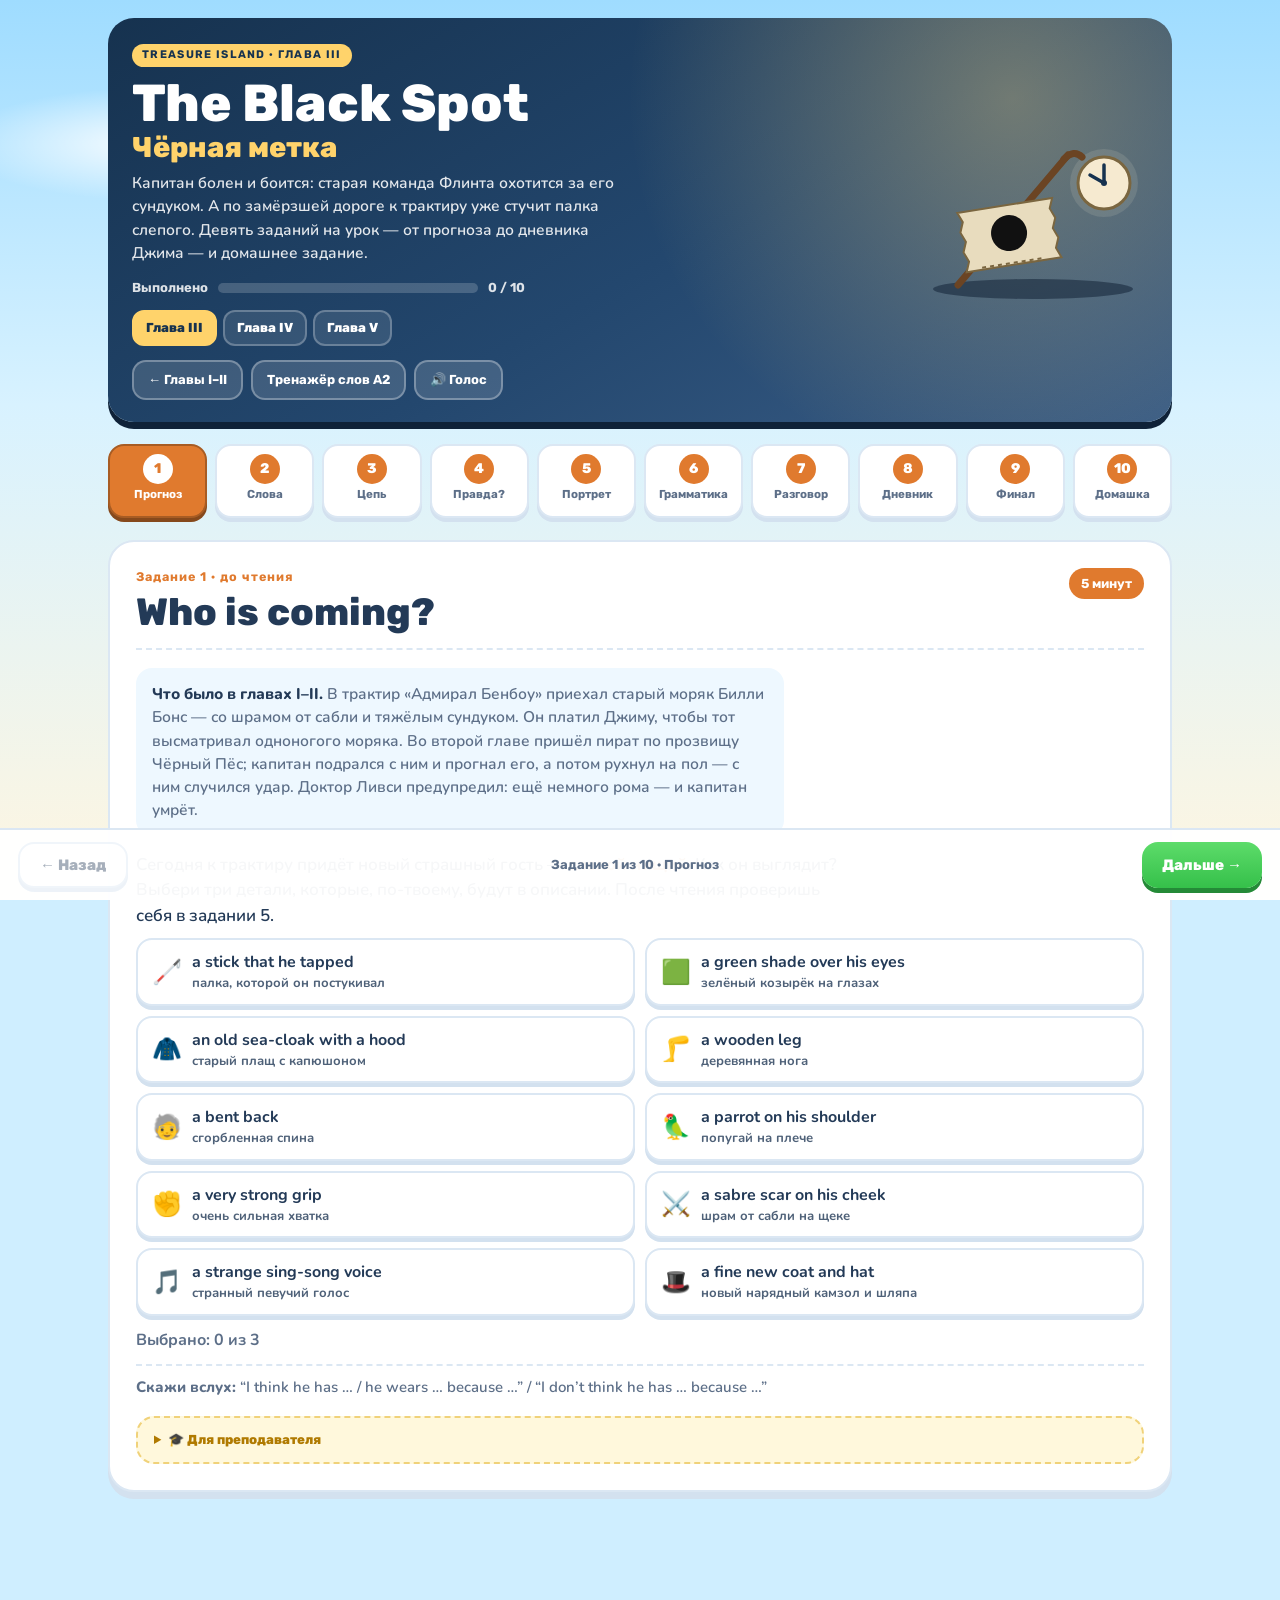
<file: chapter-3.html>
<!doctype html>
<html lang="ru">
<head>
<meta charset="utf-8">
<meta name="viewport" content="width=device-width, initial-scale=1, viewport-fit=cover">
<meta name="theme-color" content="#9fdcff">
<meta name="format-detection" content="telephone=no">
<title>The Black Spot · Treasure Island III</title>
<link rel="preconnect" href="https://fonts.googleapis.com">
<link rel="preconnect" href="https://fonts.gstatic.com" crossorigin>
<link href="https://fonts.googleapis.com/css2?family=Rubik:wght@500;700;800&family=Nunito:ital,wght@0,600;0,700;0,800;1,600&display=swap" rel="stylesheet">
<link rel="stylesheet" href="chapter-kit.css">
</head>
<body>
<div id="app"></div>
<script src="speech.js"></script>
<script>
/* Глава III · The Black Spot — тексты и ответы. Движок: chapter-kit.js */
const REPORTED = /\b(asked|told|ordered|begged)\s+(me|him|her|us|them|jim|bill|the \w+|my \w+|his \w+)\s+(not\s+)?to\s+[a-z]+/;
window.CHAPTER = {
  key:'benbow-ch3-v1', num:'III',
  title:'The Black Spot', titleRu:'Чёрная метка',
  intro:'Капитан болен и боится: старая команда Флинта охотится за его сундуком. А по замёрзшей дороге к трактиру уже стучит палка слепого. Девять заданий на урок — от прогноза до дневника Джима — и домашнее задание.',
  art:`<svg viewBox="0 0 230 170" role="img" aria-label="Клочок бумаги с чёрной меткой, палка слепого и часы, показывающие десять">
      <ellipse cx="115" cy="154" rx="100" ry="10" fill="#0c1d30" opacity=".5"/>
      <circle cx="186" cy="48" r="34" fill="#f6ead0" opacity=".12"/>
      <circle cx="186" cy="48" r="26" fill="#f6ead0" stroke="#7a6640" stroke-width="3"/>
      <path d="M186 48 L186 30 M186 48 L172 40" stroke="#16324f" stroke-width="3.5" stroke-linecap="round"/>
      <circle cx="186" cy="48" r="3" fill="#16324f"/>
      <path d="M40 150 L150 20" stroke="#6b4423" stroke-width="7" stroke-linecap="round"/>
      <path d="M146 24 q10 -10 18 -2" stroke="#6b4423" stroke-width="7" fill="none" stroke-linecap="round"/>
      <g transform="rotate(-9 92 104)">
        <path d="M44 70 h96 l-4 10 l4 10 l-4 10 l4 10 l-4 10 l4 10 h-96 l4 -10 l-4 -10 l4 -10 l-4 -10 l4 -10z" fill="#e8dcbe" stroke="#7a6640" stroke-width="2"/>
        <circle cx="92" cy="98" r="18" fill="#111"/>
        <path d="M60 128 h64" stroke="#7a6640" stroke-width="2" stroke-dasharray="4 4"/>
      </g>
    </svg>`,
  steps:[
    { short:'Прогноз',    kicker:'до чтения',        title:'Who is coming?',          min:'5 минут' },
    { short:'Слова',      kicker:'лексика',          title:'Words to take with you',  min:'10 минут' },
    { short:'Цепь',       kicker:'после чтения',     title:'Rebuild the day',         min:'7 минут' },
    { short:'Правда?',    kicker:'понимание',        title:'True or false?',          min:'6 минут' },
    { short:'Портрет',    kicker:'детали',           title:'Paint the blind man',     min:'5 минут' },
    { short:'Грамматика', kicker:'косвенная речь',   title:'He told me to…',          min:'10 минут' },
    { short:'Разговор',   kicker:'говорение',        title:'Rum or no rum?',          min:'10 минут' },
    { short:'Дневник',    kicker:'письмо',           title:'Jim’s diary',             min:'12 минут' },
    { short:'Финал',      kicker:'проверка',         title:'Remove the black spot',   min:'5 минут' },
    { short:'Домашка',    kicker:'домашнее задание', title:'Homework: six hours left', min:'30–40 минут' }
  ],
  recap:{
    pickN:3,
    html:'<b>Что было в главах I–II.</b> В трактир «Адмирал Бенбоу» приехал старый моряк Билли Бонс — со шрамом от сабли и тяжёлым сундуком. Он платил Джиму, чтобы тот высматривал одноногого моряка. Во второй главе пришёл пират по прозвищу Чёрный Пёс; капитан подрался с ним и прогнал его, а потом рухнул на пол — с ним случился удар. Доктор Ливси предупредил: ещё немного рома — и капитан умрёт.',
    task:'Сегодня к трактиру придёт новый страшный гость — <b>слепой нищий</b>. Как он выглядит? Выбери три детали, которые, по-твоему, будут в описании. После чтения проверишь себя в задании 5.',
    doneText:'Прогноз записан. Теперь читай главу III и проверь себя в задании 5.',
    frame:'“I think he has … / he wears … because …” / “I don’t think he has … because …”',
    teach:'Не подтверждайте прогноз до чтения. Вопрос перед чтением: “Why can a blind man be scary?” — пусть студент выскажет две гипотезы и проверит их по тексту.'
  },
  words:{
    items:[
      { id:'beg',    en:'beg somebody for something', ru:'умолять кого-то о чём-то',     ex:'The sick captain begged Jim for a glass of rum.' },
      { id:'refuse', en:'refuse to do',               ru:'отказываться что-то делать',   ex:'At first Jim refused to bring him any rum.' },
      { id:'after',  en:'be after something',         ru:'охотиться за чем-то',          ex:'“It’s my old sea-chest they’re after,” said the captain.' },
      { id:'die',    en:'die suddenly',               ru:'внезапно умереть',             ex:'That evening Jim’s father died suddenly.' },
      { id:'lead',   en:'lead somebody to',           ru:'отвести кого-то к',            ex:'Jim had to lead the blind man to the captain.' },
      { id:'grip',   en:'grip',                       ru:'крепко схватить',              ex:'The blind man gripped Jim’s hand like a vice.' },
      { id:'letgo',  en:'let go of',                  ru:'отпустить',                    ex:'He didn’t let go of Jim’s hand.' },
      { id:'tears',  en:'burst into tears',           ru:'расплакаться',                 ex:'When the captain fell dead, Jim burst into tears.' }
    ],
    ballast:'the black spot — чёрная метка, пиратский вызов · first mate — старший помощник · green shade — зелёный козырёк на глазах · sea-cloak — морской плащ · hood — капюшон · vice — тиски («схватил как тисками») · apoplexy — удар, апоплексия.'
  },
  events:[
    'The captain lies in bed after his stroke and begs Jim for rum.',
    'Jim brings him one glass of rum but refuses to take his money.',
    'The captain explains that Flint’s old crew is after his sea-chest.',
    'That evening, Jim’s father dies suddenly.',
    'On a cold afternoon, a blind man comes along the road, tapping with his stick.',
    'The blind man grips Jim’s hand and makes him lead him to the captain.',
    'He puts the black spot into the captain’s hand and quickly leaves.',
    'The captain reads “Ten o’clock”, jumps up and falls down dead.'
  ],
  order0:[2,0,6,3,1,7,4,5],
  chainHint:'Подсказка: сначала разговор капитана с Джимом, потом горе в семье Джима; слепой приходит только после этого.',
  truth:[
    { t:'The doctor said the captain could drink as much rum as he wanted.', a:false, why:'Наоборот: доктор предупредил, что ром его убьёт.' },
    { t:'Jim took the captain’s gold coin for the rum.', a:false, why:'Джим отказался от денег: ему нужно только то, что капитан должен его отцу.' },
    { t:'The captain had been Flint’s first mate.', a:true, why:'Да: он был старшим помощником Флинта и единственный знал, где спрятано сокровище.' },
    { t:'If he got the black spot, the captain wanted Jim to go for the doctor.', a:true, why:'Да: Джим должен был скакать к доктору Ливси, чтобы тот поднял судей.' },
    { t:'Jim’s father died a few days after the blind man’s visit.', a:false, why:'Нет: отец умер раньше, слепой пришёл уже после похорон.' },
    { t:'The blind man spoke very politely at first.', a:true, why:'Да: сначала он вежливо спросил дорогу, а потом схватил Джима за руку как тисками.' },
    { t:'The blind man stayed at the inn and drank with the captain.', a:false, why:'Нет: он отдал метку и сразу ушёл, постукивая палкой.' },
    { t:'After reading the black spot, the captain said: “Ten o’clock!”', a:true, why:'Да: пираты дали ему срок до десяти вечера.' }
  ],
  pick:{
    task:'Каким был слепой нищий? Нажми на все детали, которые <b>действительно есть</b> в описании из главы III. Четыре детали здесь лишние.',
    checkLabel:'Проверить портрет',
    items:[
      { id:'stick',  icon:'🦯', en:'a stick that he tapped',     ru:'палка, которой он постукивал', in:true },
      { id:'shade',  icon:'🟩', en:'a green shade over his eyes', ru:'зелёный козырёк на глазах',    in:true },
      { id:'cloak',  icon:'🧥', en:'an old sea-cloak with a hood', ru:'старый плащ с капюшоном',    in:true },
      { id:'leg',    icon:'🦵', en:'a wooden leg',               ru:'деревянная нога',              in:false },
      { id:'back',   icon:'🧓', en:'a bent back',                ru:'сгорбленная спина',            in:true },
      { id:'parrot', icon:'🦜', en:'a parrot on his shoulder',   ru:'попугай на плече',             in:false },
      { id:'grip',   icon:'✊', en:'a very strong grip',         ru:'очень сильная хватка',         in:true },
      { id:'scar',   icon:'⚔️', en:'a sabre scar on his cheek',  ru:'шрам от сабли на щеке',        in:false },
      { id:'voice',  icon:'🎵', en:'a strange sing-song voice',  ru:'странный певучий голос',       in:true },
      { id:'coat',   icon:'🎩', en:'a fine new coat and hat',    ru:'новый нарядный камзол и шляпа', in:false }
    ],
    extra:'Лишние детали: деревянная нога (это одноногий моряк, которого боится капитан), попугай, шрам от сабли (он у самого капитана) и нарядная одежда — на слепом были лохмотья.',
    frame:'“He had a … and he wore …” / “He didn’t have a …”',
    teach:'Портрет тренирует had / wore / was + прилагательное. Попросите описать слепого по памяти, закрыв экран, а потом — описать героя любого фильма так, чтобы его угадали.'
  },
  gram:{
    rules:'<div class="rule-pair"><div class="rule"><h3>Просьба</h3><span class="form">ask somebody to do</span>' +
      '<p>“Bring me some rum, Jim.” → The captain <b>asked Jim to bring</b> him some rum.</p></div>' +
      '<div class="rule evt"><h3>Приказ или запрет</h3><span class="form">tell somebody (not) to do</span>' +
      '<p>“Don’t drink!” → The doctor <b>told him not to drink</b>.</p></div></div>' +
      '<p class="note" style="margin-bottom:18px">⚠️ Без <b>that</b> и без <b>-ing</b>: told him <b>to go</b>, а не told him that he go / told him going. Отрицание — <b>not</b> перед to.</p>',
    items:[
      { pre:'The captain asked Jim', opts:['to bring','bring'], post:'him a glass of rum.', a:0, why:'ask somebody + to + глагол.' },
      { pre:'The doctor told the captain', opts:['don’t drink','not to drink'], post:'any more rum.', a:1, why:'Запрет в косвенной речи: tell somebody NOT to do.' },
      { pre:'The blind man told Jim', opts:['to take','taking'], post:'him to the captain.', a:0, why:'tell somebody + to + глагол, без -ing.' },
      { pre:'Jim asked the blind man', opts:['let go','to let go'], post:'of his hand.', a:1, why:'После ask somebody нужен to: to let go.' },
      { pre:'The captain told Jim', opts:['not to tell','to not telling'], post:'anyone about the chest.', a:0, why:'not стоит перед to: not to tell.' },
      { pre:'“Hold out your left hand,” said the blind man. → He told Bill', opts:['that he holds out','to hold out'], post:'his left hand.', a:1, why:'Приказ: told + кого + to + глагол.' }
    ],
    writeTask:'Перескажи прямую речь <b>косвенной</b>: told / asked + кого + (not) to + глагол.',
    writes:[
      { label:'“Take me to the captain,” the blind man said to Jim.', model:'The blind man told Jim to take him to the captain.', minWords:6,
        checks:[{ re:/\b(told|asked|ordered)\b/, miss:'нет told или asked' }, { re:/\bto take\b/, miss:'нет to take' }] },
      { label:'“Don’t drink rum,” the doctor said to the captain.', model:'The doctor told the captain not to drink rum.', minWords:6,
        checks:[{ re:/\b(told|asked|ordered)\b/, miss:'нет told или asked' }, { re:/\bnot to drink\b/, miss:'нужно not to drink' }] }
    ],
    teach:'Цель узкая: просьбы и приказы в косвенной речи (ask / tell somebody to do). Сдвиг времён в утверждениях здесь не трогаем. Устный дрилл: вы говорите приказ («Close the door!»), студент пересказывает: “You told me to close the door.”'
  },
  talk:{
    intro:'Капитан умоляет Джима принести ром, хотя доктор сказал, что ром его убьёт. <b>Как поступить Джиму?</b>',
    votes:[['yes','Принести ром','капитану плохо и страшно'],['no','Отказать','доктор сказал, что ром его убьёт'],['one','Только один стакан','так и сделал Джим']],
    qs:[
      'Should Jim bring the captain rum? Prove your answer with one detail from the chapter.',
      'Why does the captain trust Jim and not the adults?',
      'Why is the blind man so frightening, even though he can’t see?',
      'Should Jim have refused to lead the blind man to the captain? Could he refuse?',
      'How does Jim feel at the end of the chapter, after two deaths?'
    ],
    tw:['Ответь за 30 секунд.','Используй три выражения из задания 2.','Говори от лица капитана.','Перескажи чужие слова: “He asked me to…”','Поспорь со своим первым ответом.'],
    frame:'<b>A2:</b> “I think Jim should … because …” · <b>B1:</b> “Even though the doctor told him not to …, Jim …”',
    checks:['решение названо прямо','деталь из главы','три выражения из задания 2','одна просьба в косвенной речи: asked / told … to …'],
    teach:'Дилемма «помочь или навредить» естественно раскрывается через косвенную речь: “The doctor told him… but the captain begged him…”. Сначала беглость, потом один комментарий по содержанию и один по языку.'
  },
  diary:{
    task:'Ты — Джим. Вечером, когда приходил слепой, ты пишешь в дневник. <b>50–90 слов</b>, минимум <b>четыре выражения</b> из задания 2 и <b>одна просьба или приказ в косвенной речи</b> (asked / told … to …). Подсветка ниже загорается сама.',
    placeholder:'Dear diary, today was the worst day of my life…',
    targets:[
      { id:'beg',    label:'begged',           re:/\bbeg(ged|s|ging)?\b/ },
      { id:'refuse', label:'refused',          re:/\brefus(e|ed|es|ing)\b/ },
      { id:'after',  label:'be after',         re:/\b(is|are|was|were|'re|'s) after\b/ },
      { id:'die',    label:'died suddenly',    re:/\bdied suddenly\b|\bsuddenly died\b/ },
      { id:'lead',   label:'lead / led',       re:/\b(lead|led|leads|leading)\b/ },
      { id:'grip',   label:'gripped',          re:/\bgrip(ped|s|ping)?\b/ },
      { id:'letgo',  label:'let go of',        re:/\blet(s)? go\b/ },
      { id:'tears',  label:'burst into tears', re:/\bburst into tears\b/ }
    ],
    hits:4, min:50, max:90,
    extra:{ re:REPORTED, label:'asked / told … to', miss:'нет просьбы в косвенной речи (asked / told … to …)' },
    model:'Dear diary, today was the worst day of my life. The captain begged me for some rum. At first I refused, because the doctor had told him not to drink. The captain said that Flint’s old crew was after his sea-chest. Then a blind man came along the road. He gripped my hand and told me to lead him to the captain. He didn’t let go of my hand. When the captain fell dead, I burst into tears.',
    teach:'Устное обсуждение (задание 7) лучше провести до письма. При проверке смотрите на связность (first / then / suddenly / in the end) и на косвенную речь.'
  },
  exit:{
    gaps:[
      { pre:'The sick captain ', post:' Jim for a glass of rum.', ok:['begged','asked'] },
      { pre:'At first Jim ', post:' to bring him any rum.', ok:['refused'] },
      { pre:'“It’s my old sea-chest they’re ', post:',” said the captain.', ok:['after'] },
      { pre:'That evening Jim’s father died ', post:'.', ok:['suddenly'] },
      { pre:'The blind man ', post:' Jim’s hand like a vice.', ok:['gripped','grabbed','held'] },
      { pre:'He told Jim to ', post:' him to the captain.', ok:['take','lead','bring'] },
      { pre:'When the captain fell dead, Jim burst into ', post:'.', ok:['tears'] }
    ],
    button:'Снять метку', idle:'Чёрная метка ещё не снята', passText:'Глава III пройдена!',
    cando:['Я могу пересказать главу III по порядку.','Я могу описать слепого нищего.','Я могу передать чужую просьбу: He asked me to …'],
    teach:'5 из 7 и выше — тема закрыта, можно переходить к главе IV. Меньше — повторите задание 2 через сутки и снова сделайте этот лист.'
  },
  home:{
    tr:[
      { ru:'Капитан умолял Джима принести ему рома.', must:[/\bbegged\b/], tip:'beg somebody to do / for something', model:'The captain begged Jim to bring him some rum.' },
      { ru:'Сначала Джим отказался.', must:[/\brefused\b/], tip:'refuse → refused', model:'At first Jim refused.' },
      { ru:'Пираты охотятся за сундуком капитана.', must:[/\bafter\b/, /\bchest\b/], tip:'be after something', model:'The pirates are after the captain’s chest.' },
      { ru:'Слепой крепко схватил Джима за руку.', must:[/\b(gripped|grabbed)\b/], tip:'grip → gripped', model:'The blind man gripped Jim’s hand.' },
      { ru:'Он велел Джиму отвести его к капитану.', must:[/\btold jim to (take|lead|bring)\b/], tip:'tell somebody to do', model:'He told Jim to take him to the captain.' },
      { ru:'Джим расплакался.', must:[/\bburst into tears\b/], tip:'burst into tears', model:'Jim burst into tears.' }
    ],
    brTitle:'Просьбы и приказы в косвенной речи',
    brNote:'Впиши глагол в нужной форме: <b>to + глагол</b> или <b>not to + глагол</b>.',
    br:[
      { pre:'The captain asked Jim', verb:'bring', post:'him some rum.', ok:['to bring'], why:'ask somebody to do' },
      { pre:'The doctor told him', verb:'not / drink', post:'any rum.', ok:['not to drink'], why:'запрет: not to + глагол' },
      { pre:'The blind man told Jim', verb:'take', post:'him inside.', ok:['to take'], why:'tell somebody to do' },
      { pre:'Jim asked him', verb:'let', post:'go of his hand.', ok:['to let'], why:'ask somebody to do' },
      { pre:'The captain asked Jim', verb:'not / tell', post:'anyone about the chest.', ok:['not to tell'], why:'запрет: not to + глагол' },
      { pre:'My mum asked me', verb:'stay', post:'at home tonight.', ok:['to stay'], why:'ask somebody to do' }
    ],
    dict:[
      'The captain asked Jim for a glass of rum.',
      'Jim’s father died suddenly that evening.',
      'The blind man tapped the road with his stick.',
      'He fell to the floor and never got up again.'
    ],
    prompt:{ title:'Что сделают Джим и мама?',
      html:'Капитан мёртв, в его комнате стоит сундук, а капитан был должен трактиру деньги. Напиши прогноз к главе IV: что сделают Джим и мама, кто им поможет, что случится в десять вечера.',
      frames:'I think Jim and his mother will… · They might… · Somebody will probably… · At ten o’clock…',
      placeholder:'I think Jim and his mother will…' },
    checklist:['Прочитать главу IV «The Sea-Chest» и проверить свой прогноз из части D. <a href="chapter-4.html">задания к главе IV →</a>',
      'Пройти тренажёр слов: любой набор, «Найди ошибку» хотя бы на две звезды. <a href="a2-words.html">открыть тренажёр →</a>',
      'Рассказать вслух за одну минуту, что случилось в главе III, не глядя в текст.']
  }
};
</script>
<script src="chapter-kit.js"></script>
</body>
</html>
</file>
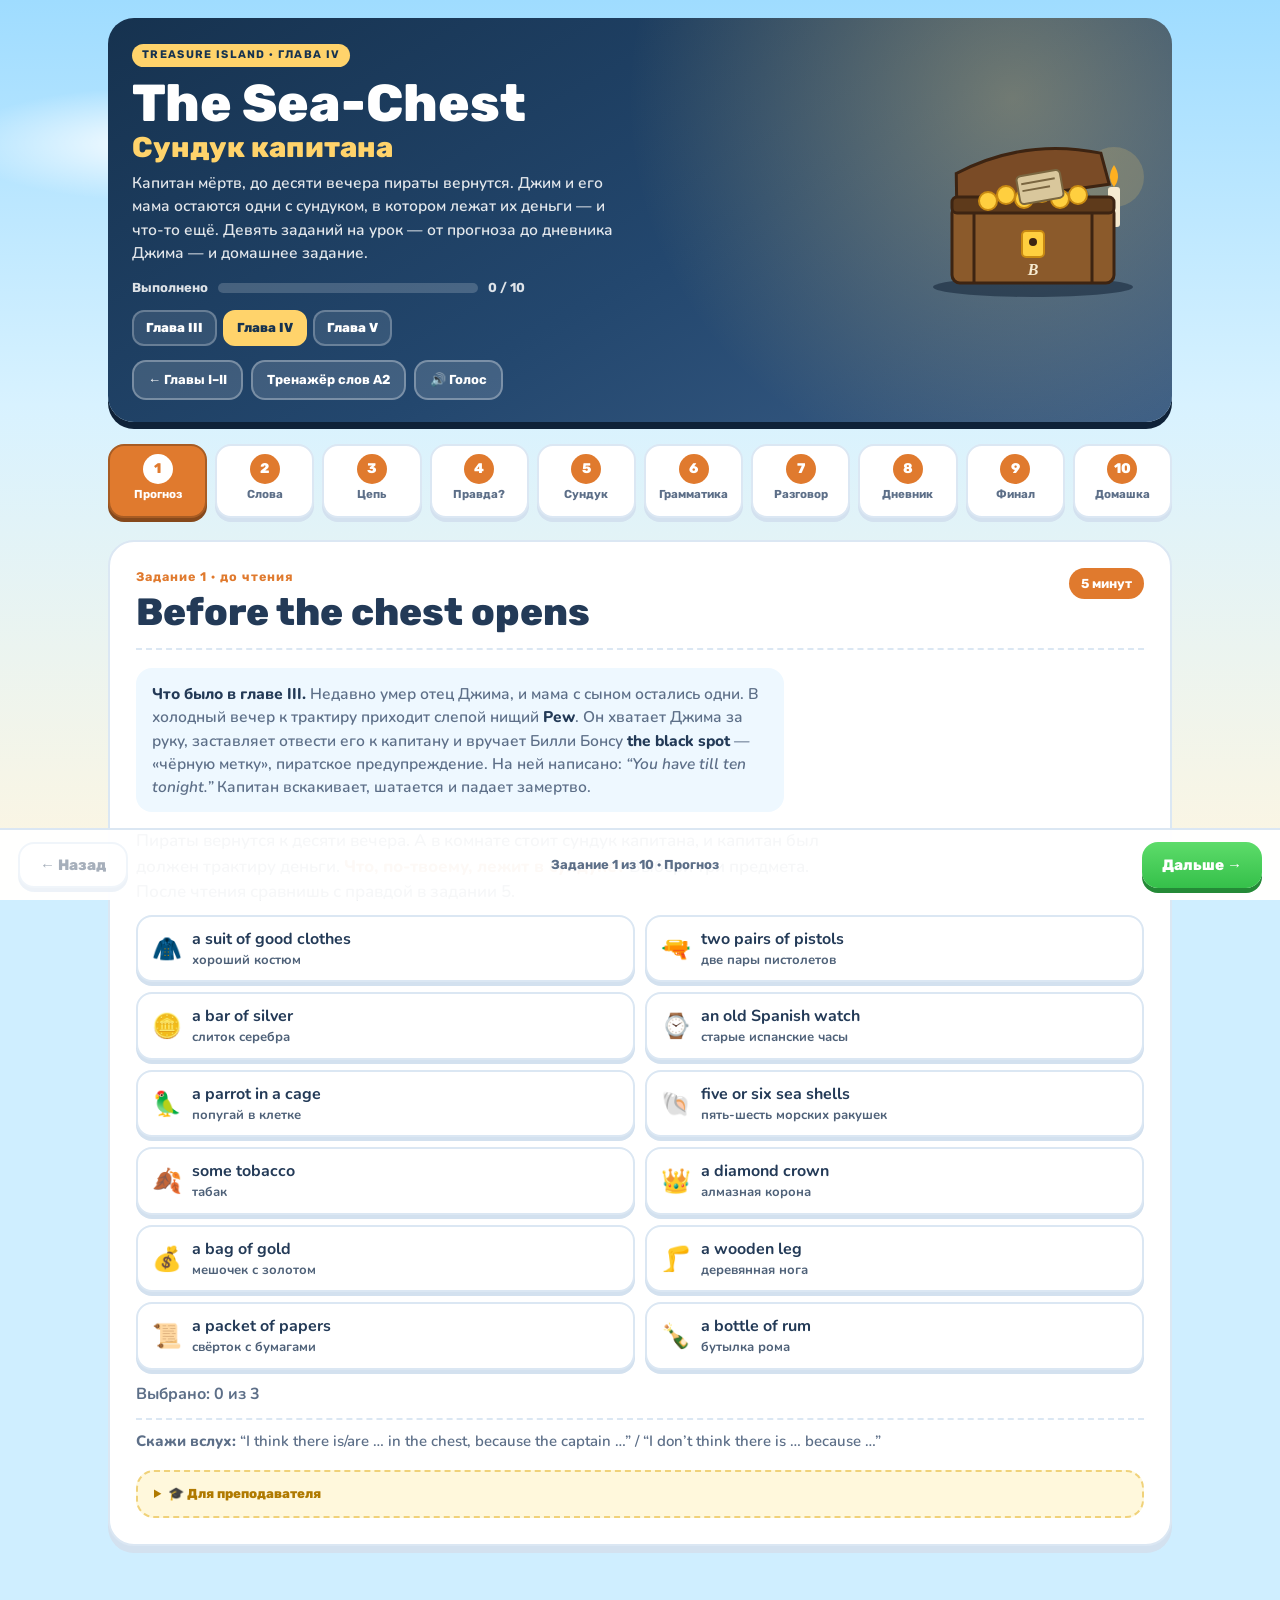
<file: chapter-4.html>
<!doctype html>
<html lang="ru">
<head>
<meta charset="utf-8">
<meta name="viewport" content="width=device-width, initial-scale=1, viewport-fit=cover">
<meta name="theme-color" content="#9fdcff">
<meta name="format-detection" content="telephone=no">
<title>The Sea-Chest · Treasure Island IV</title>
<link rel="preconnect" href="https://fonts.googleapis.com">
<link rel="preconnect" href="https://fonts.gstatic.com" crossorigin>
<link href="https://fonts.googleapis.com/css2?family=Rubik:wght@500;700;800&family=Nunito:ital,wght@0,600;0,700;0,800;1,600&display=swap" rel="stylesheet">
<link rel="stylesheet" href="chapter-kit.css">
</head>
<body>
<div id="app"></div>
<script src="speech.js"></script>
<script>
/* Глава IV · The Sea-Chest — тексты и ответы. Движок: chapter-kit.js */
const PASTCONT = /\b(was|were) [a-z]+ing\b/;
window.CHAPTER = {
  key:'benbow-ch4-v1', num:'IV',
  title:'The Sea-Chest', titleRu:'Сундук капитана',
  intro:'Капитан мёртв, до десяти вечера пираты вернутся. Джим и его мама остаются одни с сундуком, в котором лежат их деньги — и что-то ещё. Девять заданий на урок — от прогноза до дневника Джима — и домашнее задание.',
  art:`<svg viewBox="0 0 230 170" role="img" aria-label="Открытый морской сундук с золотом и свёртком бумаг при свече">
      <ellipse cx="115" cy="152" rx="100" ry="10" fill="#0c1d30" opacity=".5"/>
      <circle cx="196" cy="42" r="30" fill="#ffd36b" opacity=".18"/>
      <rect x="190" y="52" width="12" height="40" rx="3" fill="#f6ead0"/>
      <path d="M196 30 q8 12 0 22 q-8 -10 0 -22z" fill="#ffb020"/>
      <path d="M38 60 L42 28 Q115 2 188 28 L192 60 Z" fill="#7a4b26" stroke="#3d2412" stroke-width="3" transform="rotate(-8 115 60)"/>
      <rect x="34" y="70" width="162" height="78" rx="8" fill="#8b5a2b" stroke="#3d2412" stroke-width="3"/>
      <rect x="34" y="62" width="162" height="16" rx="5" fill="#5e3a1b" stroke="#3d2412" stroke-width="3"/>
      <g fill="#ffcf3f" stroke="#c98a12" stroke-width="2">
        <circle cx="70" cy="66" r="9"/><circle cx="88" cy="60" r="9"/><circle cx="106" cy="64" r="9"/><circle cx="124" cy="58" r="9"/><circle cx="142" cy="64" r="9"/><circle cx="160" cy="60" r="9"/>
      </g>
      <rect x="100" y="38" width="44" height="28" rx="4" fill="#d9c79c" stroke="#7a6640" stroke-width="2" transform="rotate(-10 122 52)"/>
      <path d="M104 46 h34 M104 53 h28" stroke="#7a6640" stroke-width="2" transform="rotate(-10 122 52)"/>
      <rect x="104" y="96" width="22" height="26" rx="4" fill="#ffcf3f" stroke="#c98a12" stroke-width="2"/>
      <circle cx="115" cy="107" r="4" fill="#3d2412"/>
      <path d="M56 78 v70 M174 78 v70" stroke="#3d2412" stroke-width="3"/>
      <text x="115" y="140" text-anchor="middle" font-family="Georgia,serif" font-size="16" font-style="italic" fill="#f6ead0">B</text>
    </svg>`,
  steps:[
    { short:'Прогноз',    kicker:'до чтения',       title:'Before the chest opens', min:'5 минут' },
    { short:'Слова',      kicker:'лексика',         title:'Words to take with you', min:'10 минут' },
    { short:'Цепь',       kicker:'после чтения',    title:'Rebuild the night',      min:'7 минут' },
    { short:'Правда?',    kicker:'понимание',       title:'True or false?',         min:'6 минут' },
    { short:'Сундук',     kicker:'детали',          title:'What was in the chest?', min:'5 минут' },
    { short:'Грамматика', kicker:'Past Continuous', title:'Counting when…',         min:'10 минут' },
    { short:'Разговор',   kicker:'говорение',       title:'Mother’s choice',        min:'10 минут' },
    { short:'Дневник',    kicker:'письмо',          title:'Jim’s diary',            min:'12 минут' },
    { short:'Финал',      kicker:'проверка',        title:'Close the chest',        min:'5 минут' },
    { short:'Домашка',    kicker:'домашнее задание', title:'Homework: after ten o’clock', min:'30–40 минут' }
  ],
  recap:{
    pickN:3,
    html:'<b>Что было в главе III.</b> Недавно умер отец Джима, и мама с сыном остались одни. В холодный вечер к трактиру приходит слепой нищий <b>Pew</b>. Он хватает Джима за руку, заставляет отвести его к капитану и вручает Билли Бонсу <b>the black spot</b> — «чёрную метку», пиратское предупреждение. На ней написано: <i>“You have till ten tonight.”</i> Капитан вскакивает, шатается и падает замертво.',
    task:'Пираты вернутся к десяти вечера. А в комнате стоит сундук капитана, и капитан был должен трактиру деньги. <b>Что, по-твоему, лежит в сундуке?</b> Выбери три предмета. После чтения сравнишь с правдой в задании 5.',
    doneText:'Прогноз записан. Теперь читай главу IV и проверь себя в задании 5.',
    frame:'“I think there is/are … in the chest, because the captain …” / “I don’t think there is … because …”',
    teach:'Не подтверждайте и не опровергайте прогноз до чтения. Вопрос «What would make you change your mind?» удерживает интерес к тексту. Главу лучше читать дома или вслух по абзацам, а задания 3–5 делать сразу после чтения.'
  },
  words:{ items:[
  { id:'tell',   en:'tell somebody everything', ru:'рассказать кому-то всё',               ex:'Jim told his mother everything he knew.' },
  { id:'help',   en:'ask for help',             ru:'попросить о помощи',                   ex:'They ran to the village to ask for help.' },
  { id:'afraid', en:'be too afraid to do',      ru:'слишком бояться, чтобы что-то сделать', ex:'The men were too afraid to come back to the inn.' },
  { id:'dare',   en:'dare to do',               ru:'осмелиться, решиться',                 ex:'“If you don’t dare, Jim and I dare,” said his mother.' },
  { id:'lock',   en:'lock the door',            ru:'запереть дверь',                       ex:'They went back home and locked the door.' },
  { id:'owe',    en:'owe somebody money',       ru:'быть должным кому-то',                 ex:'The captain owed them a lot of money.' },
  { id:'hurry',  en:'in a hurry',               ru:'в спешке, второпях',                   ex:'They left the inn in a hurry.' },
  { id:'faint',  en:'faint',                    ru:'упасть в обморок',                     ex:'Near the bridge, Jim’s mother fainted.' }
],
    ballast:'hamlet — деревушка · quadrant — квадрант, морской прибор · oilskin packet — свёрток в промасленной ткани · guineas, doubloons, louis d’ors, pieces of eight — старинные монеты · latch — щеколда · tarry string — просмолённая верёвка.' },
  events:[
  'Jim tells his mother everything he knows about the captain.',
  'They run to the nearby village to ask for help.',
  'The men are too afraid of Captain Flint’s name to come with them.',
  'Jim and his mother go back to the inn alone and lock the door.',
  'Jim finds the key on a string around the dead captain’s neck.',
  'They open the chest and find a bag of gold and a packet of papers.',
  'His mother starts counting only the money the captain owed her.',
  'They hear the blind man’s stick and a whistle, so they run away with the packet.'
],
  order0:[3,0,5,1,7,2,6,4],
  chainHint:'Подсказка: сначала просьба о помощи, потом ключ, потом сундук; звуки снаружи — в самом конце.',
  truth:[
  { t:'The men from the village agreed to defend the inn with Jim and his mother.', a:false, why:'Защищать трактир не согласился никто. Согласились только послать одного парня верхом к доктору Ливси.' },
  { t:'Someone from the village rode to Dr Livesey’s house for help.', a:true, why:'Да: один парень поскакал к доктору за вооружённой помощью.' },
  { t:'Jim found the key in the captain’s pocket.', a:false, why:'В карманах были монетки, напёрсток, нитки, табак и нож. Ключ висел на просмолённой верёвке на шее капитана.' },
  { t:'Under an old sea-cloak there was a bag of gold.', a:true, why:'Да: под старым морским плащом лежали свёрток в промасленной ткани и холщовый мешочек с золотом.' },
  { t:'All the coins in the bag were English guineas.', a:false, why:'Монеты были из разных стран: дублоны, луидоры, гинеи, пиастры. Мама умела считать только гинеи, поэтому дело шло медленно.' },
  { t:'Jim’s mother wanted to take all the money in the bag.', a:false, why:'Нет: только то, что капитан был им должен, — и ни пенни больше. Она хотела показать, что она честная женщина.' },
  { t:'The blind man tried to open the door of the inn.', a:true, why:'Да: он стучал палкой и дёргал ручку, но дверь была заперта.' },
  { t:'Jim took the gold, and his mother took the packet.', a:false, why:'Наоборот: мама взяла деньги, которые успела отсчитать, а Джим — свёрток в промасленной ткани.' }
],
  pick:{
    task:'Нажми на всё, что <b>действительно лежало</b> в сундуке капитана. Четыре предмета здесь лишние. Потом проверь — и сравни со своим прогнозом из задания 1.',
    checkLabel:'Открыть сундук',
    items:[
  { id:'clothes', icon:'🧥', en:'a suit of good clothes', ru:'хороший костюм', in:true },
  { id:'pistols', icon:'🔫', en:'two pairs of pistols',   ru:'две пары пистолетов', in:true },
  { id:'silver',  icon:'🪙', en:'a bar of silver',        ru:'слиток серебра', in:true },
  { id:'watch',   icon:'⌚', en:'an old Spanish watch',   ru:'старые испанские часы', in:true },
  { id:'parrot',  icon:'🦜', en:'a parrot in a cage',     ru:'попугай в клетке', in:false },
  { id:'shells',  icon:'🐚', en:'five or six sea shells', ru:'пять-шесть морских ракушек', in:true },
  { id:'tobacco', icon:'🍂', en:'some tobacco',           ru:'табак', in:true },
  { id:'crown',   icon:'👑', en:'a diamond crown',        ru:'алмазная корона', in:false },
  { id:'gold',    icon:'💰', en:'a bag of gold',          ru:'мешочек с золотом', in:true },
  { id:'leg',     icon:'🦵', en:'a wooden leg',           ru:'деревянная нога', in:false },
  { id:'packet',  icon:'📜', en:'a packet of papers',     ru:'свёрток с бумагами', in:true },
  { id:'rum',     icon:'🍾', en:'a bottle of rum',        ru:'бутылка рома', in:false }
],
    extra:'Лишними были попугай (он у Джона Сильвера — встретишь позже), корона, деревянная нога и ром.',
    frame:'“There was a … and some … in the chest, but there wasn’t a …” / “I was right / wrong about …”',
    teach:'Задание тренирует there was / there were и some / any. Попросите описать сундук по памяти, закрыв экран.'
  },
  gram:{
    rules:'<div class="rule-pair"><div class="rule"><h3>Длинное действие — фон</h3><span class="form">was / were + -ing</span>' +
    '<p>Mother <b>was counting</b> the coins…</p><p class="note" style="padding:8px 10px;margin:0">Что происходило в тот момент. Действие уже шло и не закончилось.</p></div>' +
    '<div class="rule evt"><h3>Короткое действие — удар</h3><span class="form">Past Simple</span>' +
    '<p>…when they <b>heard</b> a whistle.</p><p class="note" style="padding:8px 10px;margin:0">Что случилось и прервало фон. Слова-сигналы: <b>when</b> (короткое), <b>while</b> (длинное).</p></div></div>' +
    '<svg class="timeline" viewBox="0 0 560 90" role="img" aria-label="Схема: длинная полоса was counting прерывается моментом heard a whistle">' +
    '<rect x="30" y="34" width="420" height="22" rx="11" fill="#bfe3ff"/><text x="200" y="27" text-anchor="middle" font-family="Rubik,sans-serif" font-size="14" font-weight="700" fill="#1f6fb0">was counting the coins</text>' +
    '<path d="M330 18 L340 45 L330 72" stroke="#e5533d" stroke-width="4" fill="none"/><circle cx="336" cy="45" r="8" fill="#e5533d"/>' +
    '<text x="350" y="86" font-family="Rubik,sans-serif" font-size="14" font-weight="700" fill="#e5533d">heard a whistle!</text>' +
    '<path d="M460 45 h70" stroke="#98a6b8" stroke-width="3" stroke-dasharray="6 6"/><text x="495" y="70" text-anchor="middle" font-family="Nunito,sans-serif" font-size="12" fill="#5d6f88">время</text></svg>',
    items:[
  { pre:'Mother', opts:['was counting','counted'], post:'the coins when they heard a stick on the road.', a:0, why:'Долгое действие (считала) прервано коротким (услышали) — was counting.' },
  { pre:'They were counting the money when somebody', opts:['turned','was turning'], post:'the door handle.', a:0, why:'Короткое действие, которое прервало длинное, — Past Simple.' },
  { pre:'Jim', opts:['searched','was searching'], post:'the captain’s pockets when he noticed a string round his neck.', a:1, why:'Он был в процессе поиска, когда заметил верёвку, — was searching.' },
  { pre:'When they opened the chest, they', opts:['noticed','were noticing'], post:'a smell of tobacco and tar.', a:0, why:'Два коротких действия одно за другим — оба в Past Simple.' },
  { pre:'While they', opts:['ran','were running'], post:'to the bridge, Jim’s mother felt weak.', a:1, why:'После while обычно идёт длительное действие — were running.' },
  { pre:'The blind man', opts:['knocked','was knocking'], post:'on the door, and then he went away.', a:0, why:'Цепочка коротких событий (постучал, потом ушёл) — Past Simple.' }
],
    writeTask:'Два предложения с <b>was/were + -ing</b> и <b>when</b> или <b>while</b>: одно о главе, одно о себе.',
    writes:[
      { label:'О главе: “Jim’s mother was … when …”', model:'Jim was searching the captain’s pockets when he saw the string.', minWords:6, checks:[{ re:PASTCONT, miss:'нет was/were + -ing' }, { re:/\b(when|while)\b/, miss:'нет when или while' }] },
      { label:'О себе: “Yesterday I was … when …”', model:'Yesterday I was cooking dinner when my friend called me.', minWords:6, checks:[{ re:PASTCONT, miss:'нет was/were + -ing' }, { re:/\b(when|while)\b/, miss:'нет when или while' }] }
    ],
    teach:'Цель узкая: прерванное действие в рассказе. Не уходите во все значения Past Continuous. Хороший мост к говорению: “What were you doing yesterday at 8 p.m. when…?”'
  },
  talk:{ ...{
  qs:[
    'Is Jim’s mother honest, brave or foolish? Prove it with one detail from the chapter.',
    'Why were the men in the village too afraid to help? Would you help?',
    'Why does Jim take the packet and not the gold? What could be inside?',
    'What would you take from the chest, and why?',
    'Who is the real hero of this chapter: Jim or his mother?'
  ],
  tw:['Ответь за 30 секунд.','Используй три выражения из задания 2.','Говори от лица мамы Джима.','Поспорь со своим первым ответом.','Добавь одно предложение в Past Continuous.'],
  frame:'<b>A2:</b> “I think she is … because she …” · <b>B1:</b> “Although she was in danger, she …, which shows that …”'
},
    intro:'Пираты вот-вот вернутся, а мама Джима <b>отказывается брать больше, чем им должны</b>, и медленно считает незнакомые монеты. Твоё решение?',
    votes:[
  ['honest','Она права', 'берёт только своё — это честно'],
  ['foolish','Смело, но глупо', 'опасность рядом, надо бежать сразу'],
  ['all','Надо брать всё', 'пираты сами воры']
],
    checks:['решение названо прямо','деталь из главы','три выражения из задания 2','одно предложение в Past Continuous'],
    teach:'Сначала монолог без вмешательства, потом один комментарий по содержанию и один по языку. Сильный вопрос для спора: “Is honesty still a virtue when your life is in danger?”' },
  diary:{
    task:'Ты — Джим. Ночью, спрятавшись под мостом, ты пишешь в дневник. <b>50–90 слов</b>, минимум <b>четыре выражения</b> из задания 2 и <b>одно предложение в Past Continuous</b>. Подсветка ниже загорается сама.',
    placeholder:'Dear diary, what a night! I told my mother everything…',
    targets:[
  { id:'tell',   label:'told … everything', re:/\b(told|tell)\b[^.!?]*\beverything\b/ },
  { id:'help',   label:'ask for help',      re:/\bask(ed)?\b[^.!?]*\bfor help\b/ },
  { id:'afraid', label:'too afraid to',     re:/\btoo (afraid|scared|frightened) to\b/ },
  { id:'dare',   label:'dare',              re:/\bdare(d|s)?\b/ },
  { id:'lock',   label:'locked the door',   re:/\block(ed)?\b[^.!?]*\bdoor\b/ },
  { id:'owe',    label:'owed',              re:/\bowe(d|s)?\b/ },
  { id:'hurry',  label:'in a hurry',        re:/\bin a hurry\b/ },
  { id:'faint',  label:'fainted',           re:/\bfaint(ed|s)?\b/ }
],
    hits:4, min:50, max:90,
    extra:{ re:PASTCONT, label:'Past Continuous', miss:'нет предложения с was/were + -ing' },
    model:'Dear diary, what a terrible night! I told my mother everything about the captain. We ran to the village to ask for help, but the men were too afraid to come with us. So we went back alone and locked the door. The captain owed us money, so we opened his chest. My mother was counting the coins when we heard the blind man’s stick. Then somebody whistled on the hill. We left in a hurry, and near the bridge my mother fainted. I still have the packet.',
    teach:'Устное обсуждение (задание 7) лучше провести до письма, иначе текст станет заученным монологом. При проверке смотрите на связность: first / then / suddenly / in the end.'
  },
  exit:{
    gaps:[
  { pre:'Jim ', post:' his mother everything he knew.', ok:['told'] },
  { pre:'The men were too ', post:' to come back to the inn.', ok:['afraid','scared','frightened'] },
  { pre:'They went back home and ', post:' the door.', ok:['locked'] },
  { pre:'The captain ', post:' them a lot of money.', ok:['owed'] },
  { pre:'Mother ', post:' counting the coins when they heard a whistle.', ok:['was'] },
  { pre:'They left the inn in a ', post:'.', ok:['hurry'] },
  { pre:'Near the bridge, his mother ', post:'.', ok:['fainted'] }
],
    button:'Закрыть сундук', idle:'Сундук ещё открыт', passText:'Сундук закрыт — глава IV пройдена!',
    cando:['Я могу пересказать главу IV по порядку.', 'Я могу объяснить, почему мама Джима взяла не все деньги.', 'Я могу рассказать о прерванном действии: was …ing when …'],
    teach:'5 из 7 и выше — тема закрыта, можно переходить к главе V. Меньше — повторите задание 2 через сутки и снова сделайте этот лист.'
  },
  home:{
    tr:[
  { ru:'Джим рассказал маме всё о капитане.', must:[/\btold\b/, /\beverything\b/], tip:'tell somebody everything', model:'Jim told his mother everything about the captain.' },
  { ru:'Они побежали в деревню, чтобы попросить о помощи.', must:[/\bask(ed)? for help\b/], tip:'ask for help', model:'They ran to the village to ask for help.' },
  { ru:'Мужчины слишком боялись, чтобы пойти с ними.', must:[/\btoo (afraid|scared|frightened) to\b/], tip:'too afraid to + глагол', model:'The men were too afraid to go with them.' },
  { ru:'Капитан был должен им много денег.', must:[/\bowed\b/], tip:'owe somebody money → owed', model:'The captain owed them a lot of money.' },
  { ru:'Они вернулись домой и заперли дверь.', must:[/\blocked\b/, /\bdoor\b/], tip:'lock the door → locked', model:'They went back home and locked the door.' },
  { ru:'Они покинули трактир в спешке.', must:[/\bin a hurry\b/], tip:'in a hurry', model:'They left the inn in a hurry.' }
],
    brTitle:'Раскрой скобки',
    brNote:'Past Continuous (was/were + -ing) или Past Simple? Впиши только глагол в нужной форме.',
    br:[
  { pre:'Jim’s mother', verb:'count', post:'the money when they heard a whistle.', ok:['was counting'] },
  { pre:'They were walking to the village when they', verb:'see', post:'a light in a window.', ok:['saw'] },
  { pre:'I', verb:'watch', post:'TV when my phone rang.', ok:['was watching'] },
  { pre:'We', verb:'have', post:'dinner when the lights went out.', ok:['were having'] },
  { pre:'When the blind man knocked, Jim', verb:'stop', post:'breathing for a second.', ok:['stopped'] },
  { pre:'While she', verb:'read', post:'the letter, she started to cry.', ok:['was reading'] }
].map(b => ({ ...b, why: /ing$/.test(b.ok[0]) ? 'действие шло в тот момент' : 'короткое действие' })),
    dict:[
  'Nobody in the village wanted to help them.',
  'The key was on a string around his neck.',
  'She took only the money that he owed her.',
  'They were running to the bridge when she fainted.'
],
    prompt:{ title:'Что будет в десять часов?',
      html:'Пираты обещали вернуться к десяти. Напиши прогноз к главе V: что они сделают, что будет с Джимом, мамой и свёртком.',
      frames:'I think the pirates will probably… · Jim will… because… · I don’t think his mother will… · The packet is probably…',
      placeholder:'I think the pirates will probably come back at ten o’clock…' },
    checklist:['Прочитать главу V «The Last of the Blind Man» и проверить свой прогноз из части D. <a href="chapter-5.html">задания к главе V →</a>',
       'Пройти тренажёр слов: «Набор 2 → Найди ошибку» (хотя бы на две звезды). <a href="a2-words.html">открыть тренажёр →</a>',
       'Рассказать вслух за одну минуту, что случилось в главе IV, не глядя в текст.']
  }
};
</script>
<script src="chapter-kit.js"></script>
</body>
</html>
</file>
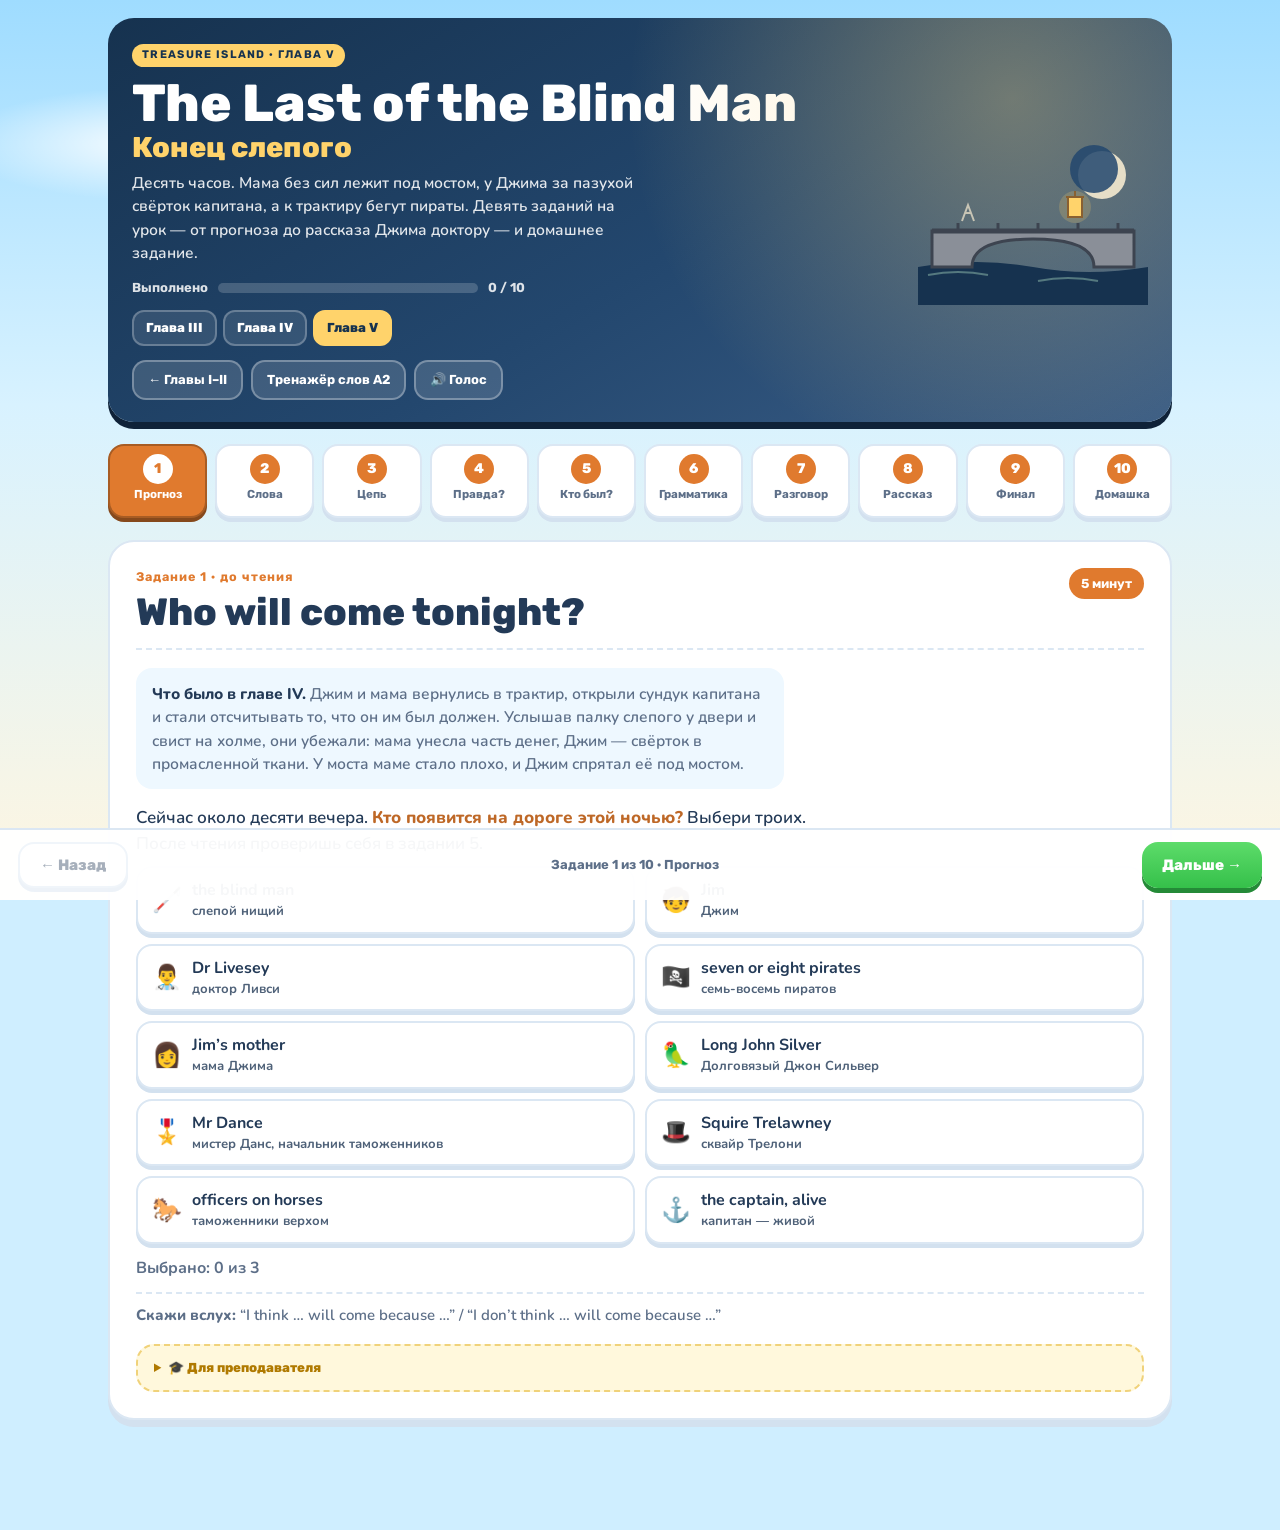
<file: chapter-5.html>
<!doctype html>
<html lang="ru">
<head>
<meta charset="utf-8">
<meta name="viewport" content="width=device-width, initial-scale=1, viewport-fit=cover">
<meta name="theme-color" content="#9fdcff">
<meta name="format-detection" content="telephone=no">
<title>The Last of the Blind Man · Treasure Island V</title>
<link rel="preconnect" href="https://fonts.googleapis.com">
<link rel="preconnect" href="https://fonts.gstatic.com" crossorigin>
<link href="https://fonts.googleapis.com/css2?family=Rubik:wght@500;700;800&family=Nunito:ital,wght@0,600;0,700;0,800;1,600&display=swap" rel="stylesheet">
<link rel="stylesheet" href="chapter-kit.css">
</head>
<body>
<div id="app"></div>
<script src="speech.js"></script>
<script>
/* Глава V · The Last of the Blind Man — тексты и ответы. Движок: chapter-kit.js */
const PASTPERF = /\bhad (already |just |never |not )?([a-z]+ed|been|gone|done|seen|taken|left|run|hidden|found|come|become|got|gotten|put|lost|told|said|heard|known|eaten|written|given|stolen|broken|fallen|thrown|caught|brought|bought|thought|felt|kept|slept|sat|stood|won|begun|drunk|forgotten|ridden|driven|woken|worn|flown|grown|shown|made|had|read|met|held|sent|spent|built|lent|meant|led|fled|hit|cut|shut|set|let)\b/;
window.CHAPTER = {
  key:'benbow-ch5-v1', num:'V',
  title:'The Last of the Blind Man', titleRu:'Конец слепого',
  intro:'Десять часов. Мама без сил лежит под мостом, у Джима за пазухой свёрток капитана, а к трактиру бегут пираты. Девять заданий на урок — от прогноза до рассказа Джима доктору — и домашнее задание.',
  art:`<svg viewBox="0 0 230 170" role="img" aria-label="Каменный мост над ручьём ночью, луна и фонарь">
      <circle cx="184" cy="40" r="24" fill="#f6ead0" opacity=".9"/>
      <circle cx="176" cy="34" r="24" fill="#23476e" opacity=".85"/>
      <path d="M0 132 q60 -10 115 0 t115 0 V170 H0z" fill="#16324f"/>
      <path d="M10 140 q30 -6 60 0 M120 146 q30 -6 60 0" stroke="#7fa8a0" stroke-width="2" fill="none" opacity=".6"/>
      <path d="M14 132 V96 H216 V132 H176 Q176 104 115 104 Q54 104 54 132 Z" fill="#8a8f98" stroke="#3d4450" stroke-width="3"/>
      <path d="M14 96 H216" stroke="#3d4450" stroke-width="5"/>
      <path d="M40 96 v-8 M80 96 v-8 M120 96 v-8 M160 96 v-8 M200 96 v-8" stroke="#3d4450" stroke-width="3"/>
      <g transform="translate(150 62)">
        <path d="M0 0 h14 v20 h-14z" fill="#ffd36b" stroke="#6b4423" stroke-width="2"/>
        <path d="M-2 0 h18 M7 -6 v6" stroke="#6b4423" stroke-width="2"/>
        <circle cx="7" cy="10" r="16" fill="#ffd36b" opacity=".2"/>
      </g>
      <path d="M44 86 l6 -16 l6 16 M47 78 h6" stroke="#f6ead0" stroke-width="2" fill="none" opacity=".7"/>
    </svg>`,
  steps:[
    { short:'Прогноз',    kicker:'до чтения',        title:'Who will come tonight?',  min:'5 минут' },
    { short:'Слова',      kicker:'лексика',          title:'Words to take with you',  min:'10 минут' },
    { short:'Цепь',       kicker:'после чтения',     title:'Rebuild the attack',      min:'7 минут' },
    { short:'Правда?',    kicker:'понимание',        title:'True or false?',          min:'6 минут' },
    { short:'Кто был?',   kicker:'детали',           title:'Who was on the road?',    min:'5 минут' },
    { short:'Грамматика', kicker:'Past Perfect',     title:'The packet had gone',     min:'10 минут' },
    { short:'Разговор',   kicker:'говорение',        title:'Who is to blame?',        min:'10 минут' },
    { short:'Рассказ',    kicker:'письмо',           title:'Jim’s report',            min:'12 минут' },
    { short:'Финал',      kicker:'проверка',         title:'Close the case',          min:'5 минут' },
    { short:'Домашка',    kicker:'домашнее задание', title:'Homework: the packet',    min:'30–40 минут' }
  ],
  recap:{
    pickN:3,
    html:'<b>Что было в главе IV.</b> Джим и мама вернулись в трактир, открыли сундук капитана и стали отсчитывать то, что он им был должен. Услышав палку слепого у двери и свист на холме, они убежали: мама унесла часть денег, Джим — свёрток в промасленной ткани. У моста маме стало плохо, и Джим спрятал её под мостом.',
    task:'Сейчас около десяти вечера. <b>Кто появится на дороге этой ночью?</b> Выбери троих. После чтения проверишь себя в задании 5.',
    doneText:'Прогноз записан. Теперь читай главу V и проверь себя в задании 5.',
    frame:'“I think … will come because …” / “I don’t think … will come because …”',
    teach:'Прогноз держит интерес к тексту. Спросите: “What would you do if you were Jim: stay under the bridge or go and watch?” — и вернитесь к этому вопросу после чтения.'
  },
  words:{
    items:[
      { id:'curious', en:'be curious',              ru:'быть любопытным',             ex:'Jim was too curious to stay under the bridge.' },
      { id:'hide',    en:'hide behind',             ru:'прятаться за',                ex:'He hid behind a bush near the road.' },
      { id:'door',    en:'break down the door',     ru:'выломать дверь',              ex:'“Break down the door!” shouted the blind man.' },
      { id:'search',  en:'search for',              ru:'искать, обыскивать',          ex:'The pirates searched the house for the papers.' },
      { id:'upside',  en:'turn something upside down', ru:'перевернуть вверх дном',  ex:'They turned the whole inn upside down.' },
      { id:'behind',  en:'leave somebody behind',   ru:'бросить, оставить кого-то',   ex:'His friends ran away and left the blind man behind.' },
      { id:'knock',   en:'be knocked down',         ru:'быть сбитым с ног',           ex:'The blind man was knocked down by a horse.' },
      { id:'time',    en:'just in time',            ru:'как раз вовремя',             ex:'The officers arrived just in time.' }
    ],
    ballast:'lugger — люггер, небольшое парусное судно · revenue officers — таможенники · supervisor — начальник · bank — склон, берег ручья · lookout — дозорный · hoofs — копыта · gallop — скакать галопом.'
  },
  events:[
    'Jim leaves his mother under the bridge and hides behind a bush to watch.',
    'Seven or eight men run towards the inn, and the blind man is with them.',
    'They find the door open and the captain dead on the floor.',
    'They search the chest, but the packet of papers is gone.',
    'The blind man shouts at them to find Jim and his mother.',
    'They hear a whistle and the sound of horses, and the pirates run away.',
    'The pirates leave the blind man behind, and a horse knocks him down.',
    'Mr Dance and his officers arrive, and Jim decides to take the packet to Dr Livesey.'
  ],
  order0:[4,0,6,2,7,1,5,3],
  chainHint:'Подсказка: сначала Джим прячется, потом пираты в доме; лошади и гибель слепого — в самом конце, а Джим уезжает к доктору последним.',
  truth:[
    { t:'Jim stayed under the bridge with his mother all the time.', a:false, why:'Любопытство победило страх: Джим выбрался и спрятался за кустом, чтобы видеть трактир.' },
    { t:'The blind man came to the inn with the other pirates.', a:true, why:'Да: он бежал вместе с ними и командовал.' },
    { t:'The pirates found the money in the captain’s chest.', a:true, why:'Да: деньги были на месте, но пиратам нужны были не они.' },
    { t:'The pirates were really looking for the packet of papers.', a:true, why:'Да: слепой был в ярости, когда понял, что свёртка нет.' },
    { t:'The other pirates stayed to protect the blind man.', a:false, why:'Нет: услышав лошадей, они разбежались и бросили его.' },
    { t:'The blind man was knocked down by a horse.', a:true, why:'Да: в панике он выбежал прямо под копыта.' },
    { t:'The officers caught the pirates’ ship.', a:false, why:'Нет: судно пиратов ушло в море.' },
    { t:'Jim decided to give the packet to Mr Dance.', a:false, why:'Нет: Джим решил отвезти свёрток доктору Ливси, и мистер Данс взялся его проводить.' }
  ],
  pick:{
    task:'Кто <b>действительно был</b> у трактира и на дороге в эту ночь? Нажми на всех. Четверо здесь лишние.',
    checkLabel:'Проверить',
    items:[
      { id:'pew',     icon:'🦯', en:'the blind man',          ru:'слепой нищий',               in:true },
      { id:'jim',     icon:'🧒', en:'Jim',                    ru:'Джим',                       in:true },
      { id:'livesey', icon:'👨‍⚕️', en:'Dr Livesey',            ru:'доктор Ливси',               in:false },
      { id:'pirates', icon:'🏴‍☠️', en:'seven or eight pirates', ru:'семь-восемь пиратов',       in:true },
      { id:'mother',  icon:'👩', en:'Jim’s mother',           ru:'мама Джима',                 in:true },
      { id:'silver',  icon:'🦜', en:'Long John Silver',       ru:'Долговязый Джон Сильвер',    in:false },
      { id:'dance',   icon:'🎖️', en:'Mr Dance',               ru:'мистер Данс, начальник таможенников', in:true },
      { id:'squire',  icon:'🎩', en:'Squire Trelawney',       ru:'сквайр Трелони',             in:false },
      { id:'riders',  icon:'🐎', en:'officers on horses',     ru:'таможенники верхом',         in:true },
      { id:'captain', icon:'⚓', en:'the captain, alive',     ru:'капитан — живой',            in:false }
    ],
    extra:'Доктор Ливси и сквайр Трелони появятся в главе VI, Сильвер — ещё позже. А капитан, увы, лежал мёртвым на полу.',
    frame:'“There was / were … on the road, but there wasn’t …” / “I was right / wrong about …”',
    teach:'Задание повторяет there was / there were. Попросите перечислить героев по памяти и сказать, что каждый делал в ту ночь: “Jim was hiding behind a bush…”'
  },
  gram:{
    rules:'<div class="rule-pair"><div class="rule"><h3>Что случилось раньше</h3><span class="form">had + третья форма</span>' +
      '<p>When the pirates opened the chest, Jim <b>had</b> already <b>taken</b> the packet.</p></div>' +
      '<div class="rule evt"><h3>Что случилось потом</h3><span class="form">Past Simple</span>' +
      '<p>The pirates <b>opened</b> the chest and <b>shouted</b> with anger.</p></div></div>' +
      '<p class="note" style="margin-bottom:18px">Past Perfect нужен, когда мы рассказываем о прошлом и «отматываем назад»: <b>had + третья форма</b>. Если события идут по порядку (сначала… потом…) — хватает Past Simple. Сигналы: <b>by the time, already, before, after</b>.</p>',
    items:[
      { pre:'When the pirates opened the chest, Jim', opts:['had already taken','already took'], post:'the packet.', a:0, why:'Джим взял свёрток раньше, чем пираты открыли сундук, — had taken.' },
      { pre:'Mr Dance arrived after the pirates', opts:['ran away','had run away'], post:'.', a:1, why:'Сначала пираты убежали, потом приехал Данс — had run away.' },
      { pre:'The pirates', opts:['searched','had searched'], post:'the house, and then they heard the horses.', a:0, why:'События по порядку (and then) — Past Simple.' },
      { pre:'The blind man didn’t understand that his friends', opts:['had left','left'], post:'him alone on the road.', a:0, why:'Они ушли раньше, чем он это понял, — had left.' },
      { pre:'By the time the officers reached the sea, the ship', opts:['sailed','had sailed'], post:'away.', a:1, why:'By the time — сигнал Past Perfect: корабль ушёл раньше.' },
      { pre:'Jim', opts:['hid','had hidden'], post:'behind a bush and watched the men.', a:0, why:'Цепочка действий по порядку — Past Simple.' }
    ],
    writeTask:'Два предложения с <b>had + третья форма</b>: одно о главе, одно о себе.',
    writes:[
      { label:'Соедини: “Jim took the packet. Later the pirates opened the chest.” → When the pirates opened the chest, …', model:'When the pirates opened the chest, Jim had already taken the packet.', minWords:6,
        checks:[{ re:/\bhad (already |just )?taken\b/, miss:'нужно had taken' }, { re:/\bwhen\b/, miss:'нет when' }] },
      { label:'О себе: “When I got home yesterday, … had …”', model:'When I got home yesterday, my sister had already eaten all the cake.', minWords:6,
        checks:[{ re:PASTPERF, miss:'нет had + третья форма' }, { re:/\b(when|by the time|before|after)\b/, miss:'нет when / by the time / before / after' }] }
    ],
    teach:'Цель узкая: «отмотать назад» в рассказе. Нарисуйте на доске линию времени ночи: Джим берёт свёрток → пираты открывают сундук. Устно: “What had happened before the officers arrived?”'
  },
  talk:{
    intro:'Пираты бросили слепого на дороге, и он погиб под копытами. <b>Кто виноват?</b>',
    votes:[['pew','Сам слепой','он был жестоким и сам выбежал на дорогу'],['crew','Другие пираты','они бросили товарища'],['nobody','Никто','это несчастный случай']],
    qs:[
      'Was Jim brave or foolish to come back and watch the pirates?',
      'Did the blind man deserve what happened to him? Why or why not?',
      'Why did the pirates run away instead of fighting the officers?',
      'Why does Jim want to give the packet to Dr Livesey and not to Mr Dance?',
      'What do you think is inside the packet, and why is it so important?'
    ],
    tw:['Ответь за 30 секунд.','Используй три выражения из задания 2.','Говори от лица слепого.','Добавь одно предложение в Past Perfect.','Поспорь со своим первым ответом.'],
    frame:'<b>A2:</b> “I think … is to blame because …” · <b>B1:</b> “By the time the officers arrived, the pirates had …, so …”',
    checks:['вывод назван прямо','деталь из главы','три выражения из задания 2','одно предложение в Past Perfect'],
    teach:'Тема вины даёт повод для спора. Для сильного B1 можно ввести “They shouldn’t have left him”. Сначала беглость, потом один комментарий по содержанию и один по языку.'
  },
  diary:{
    task:'Ты — Джим. Ночью ты приезжаешь к доктору Ливси и рассказываешь, что случилось. Напиши этот рассказ: <b>50–90 слов</b>, минимум <b>четыре выражения</b> из задания 2 и <b>одно предложение в Past Perfect</b> (had + третья форма). Подсветка ниже загорается сама.',
    placeholder:'Doctor, you won’t believe what happened tonight…',
    targets:[
      { id:'curious', label:'curious',             re:/\bcurious\b/ },
      { id:'hide',    label:'hid behind',          re:/\b(hid|hide|hides|hiding|hidden) behind\b/ },
      { id:'door',    label:'break down the door', re:/\b(break|broke|broken|breaking) down the door\b|\bdown with the door\b/ },
      { id:'search',  label:'searched',            re:/\bsearch(ed|es|ing)?\b/ },
      { id:'upside',  label:'upside down',         re:/\bupside down\b/ },
      { id:'behind',  label:'left … behind',       re:/\b(leave|left|leaves|leaving)\b[^.!?]*\bbehind\b/ },
      { id:'knock',   label:'knocked down',        re:/\bknock(ed|s)? (him |her |them )?down\b/ },
      { id:'time',    label:'just in time',        re:/\bjust in time\b/ }
    ],
    hits:4, min:50, max:90,
    extra:{ re:PASTPERF, label:'Past Perfect', miss:'нет предложения с had + третья форма' },
    model:'Doctor, you won’t believe what happened tonight! I was too curious to stay under the bridge, so I hid behind a bush and watched the inn. The pirates searched the house and turned it upside down. When they opened the chest, I had already taken the packet. Then they heard horses, ran away and left the blind man behind. He was knocked down by a horse. Mr Dance and his officers arrived just in time. Here is the packet.',
    teach:'Устное обсуждение (задание 7) лучше провести до письма. Хорошее упражнение после: прочитать рассказ вслух «как доктору» — быстро, взволнованно, но понятно.'
  },
  exit:{
    gaps:[
      { pre:'Jim was too ', post:' to stay under the bridge.', ok:['curious'] },
      { pre:'He hid ', post:' a bush near the road.', ok:['behind'] },
      { pre:'The pirates searched the house ', post:' the papers.', ok:['for'] },
      { pre:'They turned the whole inn upside ', post:'.', ok:['down'] },
      { pre:'His friends ran away and left the blind man ', post:'.', ok:['behind'] },
      { pre:'The blind man was knocked ', post:' by a horse.', ok:['down'] },
      { pre:'The officers arrived just in ', post:'.', ok:['time'] }
    ],
    button:'Закрыть дело', idle:'Дело ещё открыто', passText:'Глава V пройдена — пора к доктору Ливси!',
    cando:['Я могу пересказать главу V по порядку.','Я могу объяснить, кто виноват в гибели слепого, и поспорить.','Я могу рассказать, что случилось раньше: had + третья форма.'],
    teach:'5 из 7 и выше — тема закрыта, можно переходить к главе VI. Меньше — повторите задание 2 через сутки и снова сделайте этот лист.'
  },
  home:{
    tr:[
      { ru:'Джиму было слишком любопытно, чтобы оставаться под мостом.', must:[/\bcurious\b/], tip:'too curious to …', model:'Jim was too curious to stay under the bridge.' },
      { ru:'Он спрятался за кустом.', must:[/\bhid behind\b/], tip:'hide → hid behind', model:'He hid behind a bush.' },
      { ru:'Пираты обыскали весь дом.', must:[/\bsearched\b/], tip:'search → searched', model:'The pirates searched the whole house.' },
      { ru:'Они перевернули трактир вверх дном.', must:[/\bupside down\b/], tip:'turn something upside down', model:'They turned the inn upside down.' },
      { ru:'Друзья бросили слепого.', must:[/\bleft\b/, /\bbehind\b/], tip:'leave somebody behind → left … behind', model:'His friends left the blind man behind.' },
      { ru:'Таможенники приехали как раз вовремя.', must:[/\bjust in time\b/], tip:'just in time', model:'The officers arrived just in time.' }
    ],
    brTitle:'Past Perfect или Past Simple',
    brNote:'Впиши глагол в нужной форме. Что случилось <b>раньше</b> — had + третья форма; события по порядку — Past Simple.',
    br:[
      { pre:'When the pirates opened the chest, the packet', verb:'already / disappear', post:'.', ok:['had already disappeared'], why:'это случилось раньше' },
      { pre:'The officers arrived after the pirates', verb:'run', post:'away.', ok:['had run'], why:'сначала убежали — had run' },
      { pre:'Jim', verb:'hide', post:'behind a bush and watched.', ok:['hid'], why:'события по порядку' },
      { pre:'By the time I got to the station, the train', verb:'leave', post:'.', ok:['had left'], why:'by the time → had left' },
      { pre:'She', verb:'never / see', post:'the sea before that holiday.', ok:['had never seen'], why:'опыт до момента в прошлом' },
      { pre:'We', verb:'finish', post:'dinner and then watched a film.', ok:['finished'], why:'события по порядку' }
    ],
    dict:[
      'Jim was too curious to stay under the bridge.',
      'The pirates turned the whole inn upside down.',
      'His friends ran away and left the blind man behind.',
      'The officers arrived just in time.'
    ],
    prompt:{ title:'Что в свёртке?',
      html:'Джим везёт свёрток доктору Ливси. Напиши прогноз к главе VI: что лежит в свёртке и что с ним сделает доктор.',
      frames:'I think the packet might be… · It must be important because… · Dr Livesey will probably… · I don’t think…',
      placeholder:'I think the packet might be…' },
    checklist:['Прочитать главу VI «The Captain’s Papers» и проверить свой прогноз из части D.',
      'Пройти тренажёр слов: «Набор 2 → Пропуски» хотя бы на две звезды. <a href="a2-words.html">открыть тренажёр →</a>',
      'Рассказать вслух за одну минуту, что случилось в главе V, не глядя в текст.']
  }
};
</script>
<script src="chapter-kit.js"></script>
</body>
</html>
</file>
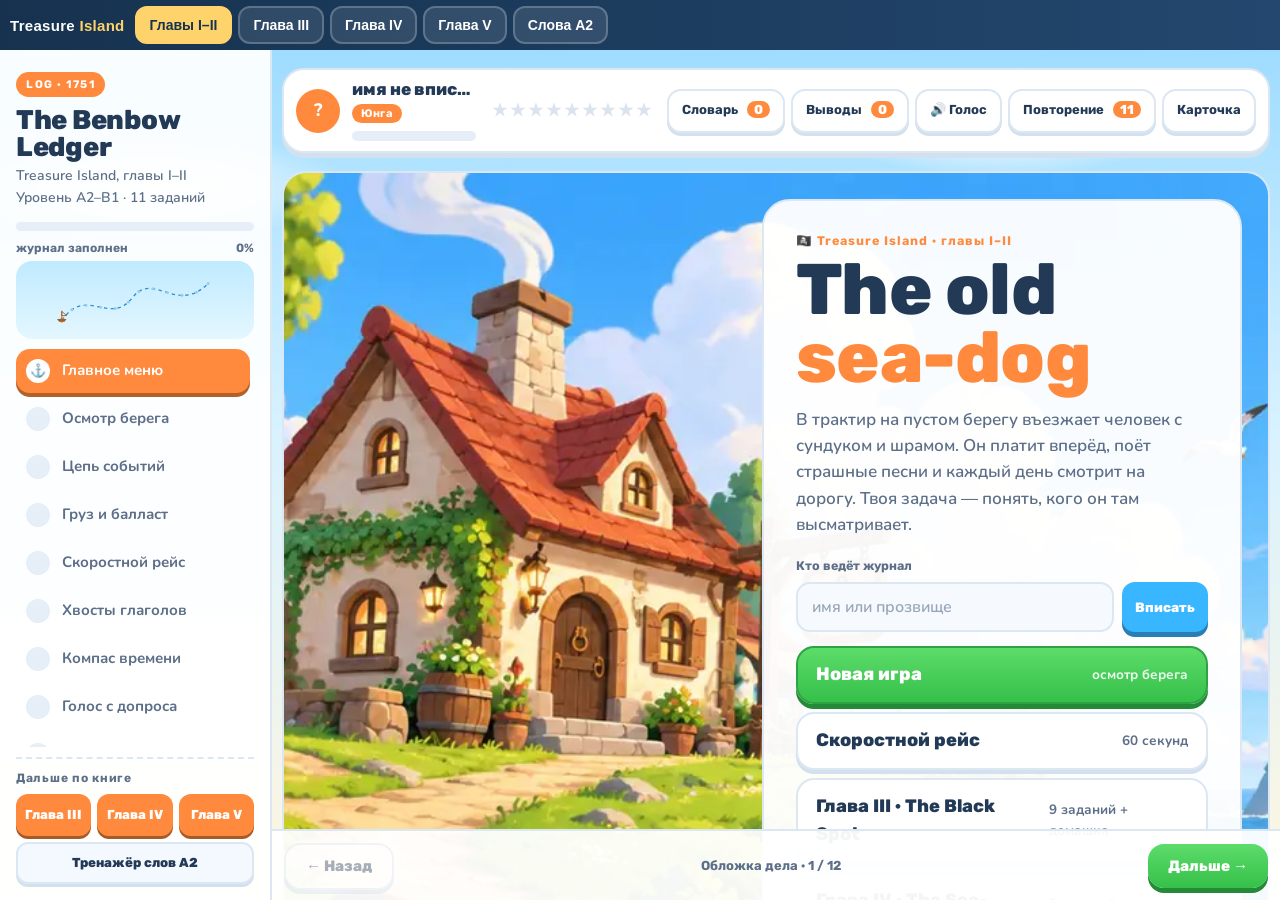
<file: index-3.html>
<!doctype html>
<html lang="ru">
<head>
<meta charset="utf-8">
<meta name="viewport" content="width=device-width, initial-scale=1">
<title>Treasure Island · урок</title>
<meta http-equiv="refresh" content="0; url=./index.html">
<script>location.replace('./index.html' + location.hash);</script>
</head>
<body>
<p>Урок переехал: <a href="./index.html">открыть урок</a>.</p>
</body>
</html>
</file>
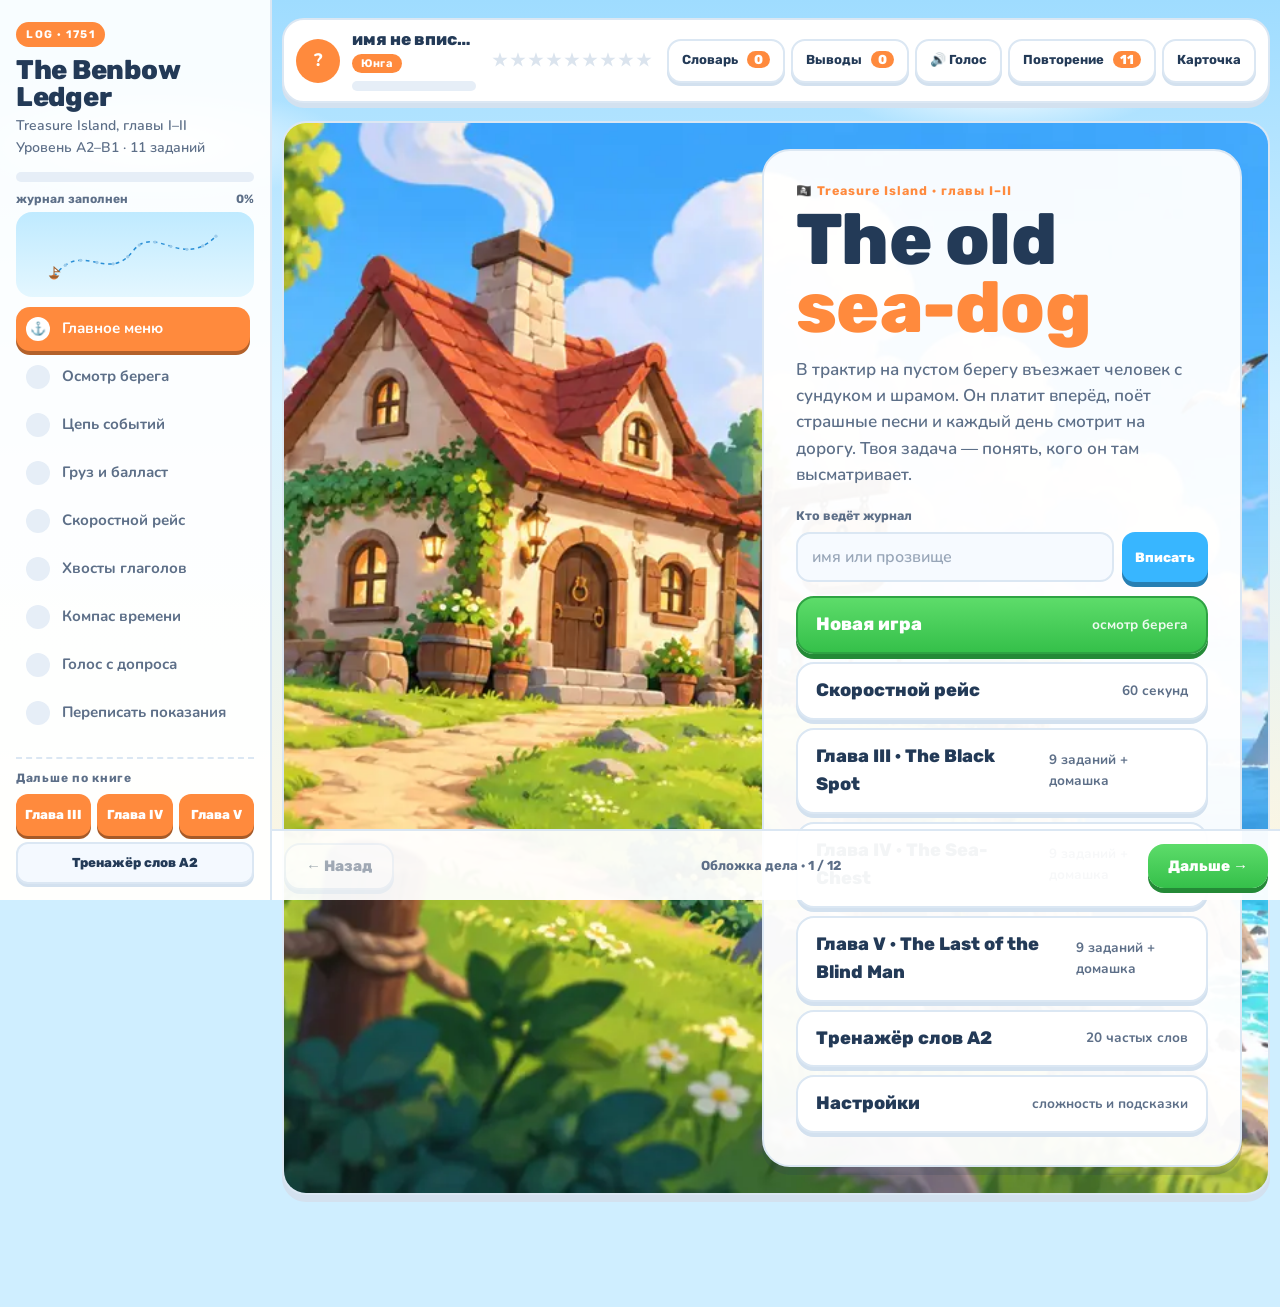
<file: lesson-1-2.html>
<!doctype html>
<html lang="ru">
<head>
<meta charset="utf-8">
<meta name="viewport" content="width=device-width, initial-scale=1, viewport-fit=cover">
<meta name="theme-color" content="#9fdcff">
<meta name="apple-mobile-web-app-capable" content="yes">
<meta name="apple-mobile-web-app-status-bar-style" content="default">
<meta name="format-detection" content="telephone=no">
<title>The Benbow Ledger · Treasure Island I–II · A2–B1</title>
<link rel="preconnect" href="https://fonts.googleapis.com">
<link rel="preconnect" href="https://fonts.gstatic.com" crossorigin>
<link href="https://fonts.googleapis.com/css2?family=Rubik:wght@500;700;800&family=Nunito:ital,wght@0,600;0,700;0,800;1,600&display=swap" rel="stylesheet">
<style>
:root{
  --ink:#233a57; --ink-soft:#5d6f88; --ink-dim:#98a6b8;
  --paper:#ffffff; --paper-2:#f4f9ff; --paper-3:#ffffff;
  --line:#dbe7f3; --rule:#e6eef7; --shadow:#d3e1ef;
  --tide:#38b6ff; --brass:#ffb020; --signal:#ff5a5f; --moss:#4cc25a; --deep:#233a57;
  --accent:#ff8a3d; --pad:30px; --r:24px;
  --ui:Rubik,"Trebuchet MS",sans-serif; --story:Nunito,"Trebuchet MS",sans-serif;
}
*{box-sizing:border-box}
html{-webkit-text-size-adjust:100%;background:#cfeeff}
body{margin:0;min-height:100vh;color:var(--ink);font-family:var(--story);font-size:17px;font-weight:600;line-height:1.55;
  background:
    radial-gradient(ellipse 22% 9% at 12% 16%,rgba(255,255,255,.9),transparent 70%),
    radial-gradient(ellipse 18% 7% at 78% 10%,rgba(255,255,255,.85),transparent 70%),
    radial-gradient(ellipse 26% 10% at 60% 88%,rgba(255,255,255,.7),transparent 70%),
    linear-gradient(180deg,#9fdcff 0%,#d8f2ff 45%,#fff6e0 100%);background-attachment:fixed}
button,input,textarea,select{font:inherit;color:inherit}
button{cursor:pointer;-webkit-tap-highlight-color:transparent}
:focus-visible{outline:3px solid var(--accent);outline-offset:3px}
h1,h2,h3{margin:0;font-family:var(--ui);font-weight:800;line-height:1.05;letter-spacing:-.01em}
.display{font-family:var(--ui);font-weight:800}
p{margin:0 0 12px}
b,strong{font-weight:800}
[hidden]{display:none!important}

/* ========== каркас ========== */
.shell{display:grid;grid-template-columns:272px minmax(0,1fr);min-height:100vh;overflow-x:clip}
.rail{position:sticky;top:0;height:100vh;display:flex;flex-direction:column;padding:22px 16px 16px;background:rgba(255,255,255,.92);border-right:2px solid var(--line)}
.rail-mark{display:inline-block;width:max-content;padding:4px 10px;font-family:var(--ui);font-size:11px;font-weight:700;letter-spacing:.14em;color:#fff;background:var(--accent);border-radius:999px}
.rail-title{margin:10px 0 4px;font-family:var(--ui);font-size:27px;font-weight:800;line-height:1}
.rail-sub{margin:0 0 14px;font-size:14px;color:var(--ink-soft)}
.ink-gauge{height:12px;background:var(--rule);border-radius:12px;overflow:hidden}
.ink-gauge i{display:block;height:100%;width:0;background:linear-gradient(90deg,#5ddc6a,#2eb84a);border-radius:12px;transition:width .4s}
.gauge-copy{display:flex;justify-content:space-between;margin:8px 0 4px;font-family:var(--ui);font-size:12px;font-weight:700;color:var(--ink-soft)}
#courseMap{display:block;width:100%;height:auto;margin:0 0 10px;padding:6px;background:linear-gradient(180deg,#bfeaff,#e4f7ff);border-radius:16px}
#coursePath{stroke:#2a8fd6!important}
.tabs{display:grid;gap:4px;overflow-y:auto;padding-right:4px;flex:1 1 auto;min-height:0}
.tab{display:grid;grid-template-columns:26px 1fr;gap:10px;align-items:center;padding:8px 10px;min-height:42px;text-align:left;
  font-size:15px;font-weight:700;color:var(--ink-soft);background:transparent;border:0;border-radius:14px;transition:background .15s,color .15s}
.tab .flag{display:grid;place-items:center;width:24px;height:24px;border-radius:50%;background:var(--rule)!important;border:0;transform:none}
.tab:hover{color:var(--ink);background:var(--paper-2)}
.tab.on{color:#fff;background:var(--accent);box-shadow:0 4px 0 color-mix(in srgb,var(--accent) 70%,#000)}
.tab.on .flag{background:#fff!important}
.tab.on .flag::after{content:"⚓";font-size:13px;color:var(--accent)}
.rail-tools{display:none}
.more-ch{display:grid;grid-template-columns:repeat(3,minmax(0,1fr));gap:6px;margin-top:10px;padding-top:10px;border-top:2px dashed var(--line)}
.more-ch span{grid-column:1/-1;font-family:var(--ui);font-size:12px;font-weight:700;letter-spacing:.06em;color:var(--ink-soft)}
.more-ch a{display:grid;place-items:center;min-height:42px;font-family:var(--ui);font-size:13px;font-weight:800;color:#fff;text-decoration:none;background:var(--accent);border-radius:12px;box-shadow:0 3px 0 color-mix(in srgb,var(--accent) 65%,#000)}
.more-ch a.wide{grid-column:1/-1;color:var(--ink);background:var(--paper-2);border:2px solid var(--line);box-shadow:0 3px 0 var(--shadow)}

/* ========== верхняя панель ========== */
.sheet{min-width:0;padding:18px 26px 112px}
.bar{position:sticky;top:12px;z-index:30;display:flex;align-items:center;gap:16px;max-width:1160px;margin:0 auto 18px;padding:10px 12px;
  background:#fff;border:2px solid var(--line);border-radius:22px;box-shadow:0 5px 0 var(--shadow)}
.bar .bar-k{display:none}
.who{display:flex;align-items:center;gap:12px;min-width:0;flex:1 1 auto}
.who .mono{flex:0 0 auto;width:44px;height:44px;border-radius:50%;font-size:18px}
.who-text{min-width:0;flex:1}
.bar-v{display:block;overflow:hidden;white-space:nowrap;text-overflow:ellipsis;font-family:var(--ui);font-size:17px;font-weight:800;line-height:1.1}
.xp-rank{display:inline-block;margin-top:3px;padding:1px 9px;font-family:var(--ui);font-size:11px;font-weight:700;letter-spacing:.06em;color:#fff;background:var(--accent);border-radius:999px}
.xp-line{height:10px;margin-top:6px;max-width:260px;background:var(--rule);border-radius:10px;overflow:hidden}
.xp-line i{display:block;height:100%;width:0;background:linear-gradient(90deg,#ffd54a,#ffb020);border-radius:10px;transition:width .5s}
.xp-copy,.xp-wrap{display:none}
.bar-mid{flex:0 0 auto}
.seal-row{display:flex;gap:3px}
.seal-dot{width:auto;height:auto;border:0;transform:none;font-size:17px;line-height:1;color:#dbe4ee}
.seal-dot::before{content:"★"}
.seal-dot.on{color:#ffc21a;text-shadow:0 2px 0 #e59400}
.bar-btns{display:flex;gap:6px;flex:0 0 auto}
.bar-btn{min-height:40px;padding:7px 13px;font-family:var(--ui);font-size:13px;font-weight:700;white-space:nowrap;color:var(--ink);
  background:#fff;border:2px solid var(--line);border-radius:14px;box-shadow:0 3px 0 var(--shadow);transition:transform .1s}
.bar-btn:hover{border-color:var(--accent)}
.bar-btn:active{transform:translateY(2px);box-shadow:0 1px 0 var(--shadow)}
.bar-btn b{margin-left:6px;padding:1px 7px;font-weight:800;color:#fff;background:var(--accent);border-radius:999px}

/* ========== лист задания ========== */
.page{display:none;max-width:1160px;margin:0 auto}
.page.on{display:block;animation:pop .45s cubic-bezier(.2,1.3,.4,1) both}
@keyframes pop{from{opacity:0;transform:translateY(16px) scale(.98)}to{opacity:1;transform:none}}
.folio{position:relative;padding:var(--pad);background:#fff;border:2px solid var(--line);border-radius:var(--r);box-shadow:0 7px 0 var(--shadow);overflow:hidden}
.folio+.folio{margin-top:26px}
.folio::before,.folio::after,.folio-mark{display:none}
.folio.has-hero{padding-top:0}
.hero{position:relative;display:flex;align-items:flex-end;margin:0 calc(-1*var(--pad)) 24px;min-height:clamp(250px,30vw,360px);padding:22px;overflow:hidden;background:#bfe9ff}
.hero img{position:absolute;inset:0;width:100%;height:100%;object-fit:cover}
.page.on .hero img{animation:bob 9s ease-in-out infinite alternate}
@keyframes bob{from{transform:scale(1.03) translateY(0)}to{transform:scale(1.06) translateY(-6px)}}
.hero .head{position:relative;z-index:1;width:auto;max-width:100%;margin:0;padding:14px 20px 16px;background:#fff;border:2px solid var(--line);border-radius:20px;box-shadow:0 6px 0 rgba(35,58,87,.18);
  display:flex;flex-wrap:wrap;align-items:center;gap:10px 16px}
.head{display:flex;flex-wrap:wrap;justify-content:space-between;align-items:center;gap:14px;padding-bottom:16px;margin-bottom:22px;border-bottom:2px dashed var(--line)}
.head h2{font-family:var(--ui);font-size:clamp(28px,3.8vw,44px);font-weight:800;color:var(--ink)}
.kicker{margin:0 0 6px;font-family:var(--ui);font-size:12.5px;font-weight:700;letter-spacing:.08em;color:var(--accent)}
.stamp{padding:6px 12px;font-family:var(--ui);font-size:13px;font-weight:700;color:#fff;background:var(--accent);border-radius:999px;box-shadow:0 3px 0 color-mix(in srgb,var(--accent) 70%,#000)}
.task{max-width:70ch;font-size:17px;color:var(--ink)}
.task b{color:color-mix(in srgb,var(--accent) 85%,#000)}
.note-ru{max-width:70ch;padding:14px 16px;font-size:15.5px;color:var(--ink-soft);background:#eef8ff;border-radius:16px}

/* реплика героя — пузырь */
.folio > .task.has-portrait{display:grid;grid-template-columns:62px 1fr;gap:14px;align-items:start;max-width:820px;padding:0;background:none}
.task .portrait{width:62px;height:62px}
.task .portrait .mono{width:62px;height:62px;border-radius:50%;font-size:30px;border:3px solid #fff;box-shadow:0 4px 0 var(--shadow)}
.task.has-portrait > div{position:relative;padding:14px 18px;background:color-mix(in srgb,var(--accent) 12%,#fff);border:2px solid color-mix(in srgb,var(--accent) 35%,#fff);border-radius:20px}
.task.has-portrait > div::before{content:"";position:absolute;left:-11px;top:20px;width:18px;height:18px;background:inherit;border-left:2px solid color-mix(in srgb,var(--accent) 35%,#fff);border-bottom:2px solid color-mix(in srgb,var(--accent) 35%,#fff);transform:rotate(45deg)}
.speaker{display:block;margin-bottom:2px;font-family:var(--ui);font-size:13px;font-weight:800;color:color-mix(in srgb,var(--accent) 85%,#000)}
.mono{display:grid;place-items:center;font-style:normal;font-weight:800;color:#fff;background:var(--c)}

/* ========== титульный экран ========== */
.folio.cover{padding:0}
.cover{position:relative;display:block;min-height:min(700px,calc(100vh - 110px))}
.cover-art{position:absolute;inset:0;background:#bfe9ff}
.cover-art img{width:100%;height:100%;object-fit:cover;object-position:center}
.art-tag{display:none}
.cover-copy{position:relative;z-index:1;max-width:520px;margin:34px;padding:30px 32px 26px;background:rgba(255,255,255,.96);border:2px solid var(--line);border-radius:28px;box-shadow:0 8px 0 rgba(35,58,87,.18)}
.cover h1{font-family:var(--ui);font-size:clamp(46px,5.6vw,72px);font-weight:800;line-height:.95;color:var(--ink)}
.cover h1 i{display:block;font-style:normal;color:var(--accent)}
.deck{max-width:44ch;margin:14px 0 18px;font-size:17px;color:var(--ink-soft)}
.cover-copy > .row{display:none}
.id-box{margin:0 0 14px}
.id-box label{display:block;margin-bottom:6px;font-family:var(--ui);font-size:12.5px;font-weight:700;color:var(--ink-soft)}
.id-row{display:grid;grid-template-columns:1fr auto;gap:8px}
.menu{display:grid;gap:8px;margin:4px 0 6px}
.menu button{display:flex;align-items:center;justify-content:space-between;gap:12px;padding:13px 18px;text-align:left;font-family:var(--ui);font-size:18px;font-weight:800;
  color:var(--ink);background:#fff;border:2px solid var(--line);border-radius:18px;box-shadow:0 4px 0 var(--shadow);transition:transform .1s}
.menu button small{font-family:var(--story);font-size:13.5px;font-weight:700;color:var(--ink-soft)}
.menu button:hover{border-color:var(--accent)}
.menu button:active{transform:translateY(3px);box-shadow:0 1px 0 var(--shadow)}
.menu button.main{color:#fff;background:linear-gradient(180deg,#5ddc6a,#35c04a);border-color:#2ea343;box-shadow:0 5px 0 #248a37}
.menu button.main small{color:rgba(255,255,255,.9)}
.route{display:grid;grid-template-columns:repeat(3,1fr);gap:10px;margin-top:16px}
.route div{padding:10px 12px;font-size:13px;line-height:1.35;color:var(--ink-soft);background:var(--paper-2);border-radius:14px}
.route b{display:block;font-family:var(--ui);font-size:14px;font-weight:800;color:var(--ink)}
.cast-wrap{position:relative;z-index:1;margin:0 34px 30px;max-width:720px}
.cast-wrap .kicker{display:inline-block;padding:4px 12px;color:#fff;background:rgba(35,58,87,.75);border-radius:999px}
.cast{display:grid;grid-template-columns:repeat(4,minmax(0,1fr));gap:10px}
.cast-card{display:grid;grid-template-columns:44px 1fr;gap:10px;align-items:center;padding:10px 12px;background:rgba(255,255,255,.95);border:2px solid var(--line);border-radius:18px;box-shadow:0 4px 0 rgba(35,58,87,.15)}
.cast-card .mono{width:44px;height:44px;border-radius:50%;font-size:22px}
.cast-card b{display:block;font-family:var(--ui);font-size:14px;font-weight:800;line-height:1.1}
.cast-card span{font-size:12px;font-weight:700;color:var(--c)}

/* ========== кнопки, поля ========== */
.btn{min-height:46px;padding:10px 20px;font-family:var(--ui);font-size:15px;font-weight:800;color:#fff;background:var(--tide);border:0;border-radius:16px;
  box-shadow:0 5px 0 color-mix(in srgb,var(--tide) 70%,#000);transition:transform .1s,box-shadow .1s,filter .15s}
.btn:hover{filter:brightness(1.06)}
.btn:active{transform:translateY(4px);box-shadow:0 1px 0 color-mix(in srgb,var(--tide) 70%,#000)}
.btn.ghost{color:var(--ink);background:#fff;border:2px solid var(--line);box-shadow:0 4px 0 var(--shadow)}
.btn.ghost:active{box-shadow:0 1px 0 var(--shadow)}
.btn.small{min-height:38px;padding:6px 13px;font-size:13.5px;border-radius:13px}
.btn.flag{background:var(--accent);box-shadow:0 5px 0 color-mix(in srgb,var(--accent) 70%,#000)}
.btn:disabled{opacity:.4}
.row{display:flex;flex-wrap:wrap;gap:10px;align-items:center}
.mono-note{font-size:14px;color:var(--ink-soft)}
.field{width:100%;min-height:48px;padding:11px 14px;color:var(--ink);background:#f6faff;border:2px solid var(--line);border-radius:14px;font-weight:700;transition:border-color .15s,background .15s}
.field:focus{outline:none;border-color:var(--accent);background:#fff}
.field::placeholder{color:var(--ink-dim);font-weight:600}
textarea.field{min-height:130px;resize:vertical}

/* ========== проверки и уведомления ========== */
.skill{display:inline-flex;align-items:center;gap:6px;padding:5px 10px;font-family:var(--ui);font-size:12.5px;font-weight:800;color:#fff;background:var(--sk,var(--accent));border-radius:999px}
.skill i{font-style:normal;font-weight:700;opacity:.9}
.check-banner{position:fixed;left:50%;top:18px;z-index:150;visibility:hidden;width:min(460px,calc(100vw - 28px));padding:16px 22px;text-align:center;
  background:#fff;border:3px solid var(--moss);border-radius:22px;box-shadow:0 7px 0 rgba(35,58,87,.2);transform:translate(-50%,-160%) scale(.9);transition:transform .4s cubic-bezier(.2,1.4,.4,1)}
.check-banner.show{visibility:visible;transform:translate(-50%,0) scale(1)}
.check-banner.fail{border-color:var(--signal)}
.check-banner small{display:block;font-family:var(--ui);font-size:12px;font-weight:700;color:var(--ink-soft)}
.check-banner b{display:block;font-family:var(--ui);font-size:30px;font-weight:800;color:var(--moss)}
.check-banner b::after{content:" 🎉"}
.check-banner.fail b{color:var(--signal)}
.check-banner.fail b::after{content:" 💥"}
.check-banner span{display:block;font-size:15px;color:var(--ink-soft)}
.quest-done{position:fixed;right:18px;bottom:92px;z-index:150;visibility:hidden;width:min(340px,calc(100vw - 28px));padding:16px 18px 16px 64px;background:#fff;border:3px solid #ffc21a;border-radius:22px;
  box-shadow:0 7px 0 rgba(35,58,87,.2);transform:translateX(130%);transition:transform .45s cubic-bezier(.2,1.3,.4,1)}
.quest-done::before{content:"⭐";position:absolute;left:16px;top:16px;font-size:34px}
.quest-done.show{visibility:visible;transform:none}
.quest-done small{font-family:var(--ui);font-size:12px;font-weight:800;color:#e59400}
.quest-done b{display:block;margin:2px 0;font-family:var(--ui);font-size:19px;font-weight:800}
.quest-done span{font-size:14px;color:var(--ink-soft)}
.shake{animation:shake .38s linear}
@keyframes shake{20%{transform:translateX(-7px)}40%{transform:translateX(6px)}60%{transform:translateX(-3px)}80%{transform:translateX(2px)}}

/* ========== блоки ========== */
.grid2{display:grid;grid-template-columns:repeat(2,minmax(0,1fr));gap:18px}
.grid3{display:grid;grid-template-columns:repeat(3,minmax(0,1fr));gap:14px}
.slab{padding:20px;background:var(--paper-2);border:2px solid var(--rule);border-radius:20px}
.slab.tide{color:#fff;background:var(--accent);border-color:color-mix(in srgb,var(--accent) 80%,#000);box-shadow:0 6px 0 color-mix(in srgb,var(--accent) 65%,#000)}
.slab.tide h3{color:#fff}
.slab.tide .opt{color:var(--ink);background:#fff}
.slab.tide .opt.pick{color:#fff;background:var(--ink)}
.slab.tide .frame,.slab.tide .mono-note{color:#fff!important;border-color:rgba(255,255,255,.4)!important}
.status{min-height:22px;margin-top:12px;font-size:16px;font-weight:700;color:var(--ink-soft)}
.status.ok{color:#2e9e3c}
.status.no{color:var(--signal)}

/* карта берега */
.scene{display:grid;grid-template-columns:minmax(0,1.1fr) minmax(280px,.9fr);border:2px solid var(--line);border-radius:20px;overflow:hidden}
.scene-art{position:relative;background:#e8dcbe}
.scene-art svg{display:block;width:100%;height:auto}
.spot{position:absolute;width:38px;height:38px;margin:-19px 0 0 -19px;padding:0;font-family:var(--ui);font-size:17px;font-weight:800;color:#fff;background:var(--signal);border:3px solid #fff;border-radius:50%;box-shadow:0 3px 0 rgba(0,0,0,.25);animation:hop 1.6s ease-in-out infinite}
.spot.found{background:var(--moss);animation:none}
@keyframes hop{50%{transform:translateY(-6px)}}
.spot span{position:absolute;left:50%;bottom:calc(100% + 10px);width:max-content;max-width:200px;padding:8px 11px;font-size:14px;line-height:1.35;color:var(--ink);background:#fff;border:2px solid var(--line);border-radius:12px;transform:translateX(-50%);opacity:0;transition:opacity .2s;pointer-events:none}
.spot.found span{opacity:1}
.spot-count{position:absolute;right:12px;bottom:12px;padding:6px 12px;font-family:var(--ui);font-size:13px;font-weight:800;color:#fff;background:var(--ink);border-radius:999px}
.scene-panel{padding:24px;background:var(--paper-2)}
.scene-panel h3{font-size:24px!important;margin-bottom:12px!important}
.opts{display:grid;gap:8px;counter-reset:o}
.opt{display:flex;align-items:center;gap:12px;min-height:50px;padding:10px 14px;text-align:left;font-size:16.5px;font-weight:700;color:var(--ink);background:#fff;border:2px solid var(--line);border-radius:16px;box-shadow:0 4px 0 var(--shadow);transition:transform .1s}
.opt::before{counter-increment:o;content:counter(o);flex:0 0 auto;display:grid;place-items:center;width:28px;height:28px;font-family:var(--ui);font-size:14px;font-weight:800;color:#fff;background:var(--accent);border-radius:50%}
.opt:hover{border-color:var(--accent)}
.opt:active{transform:translateY(3px);box-shadow:0 1px 0 var(--shadow)}
.opt.pick{color:#fff;background:var(--accent);border-color:color-mix(in srgb,var(--accent) 75%,#000);box-shadow:0 4px 0 color-mix(in srgb,var(--accent) 65%,#000)}
.opt.pick::before{color:var(--accent);background:#fff}
.opt.right{color:#fff;background:var(--moss);border-color:#2ea343}
.opt.wrong{color:#fff;background:var(--signal);border-color:#d8383e}

/* цепь событий */
.chain{display:grid;gap:10px;counter-reset:c}
.link{display:grid;grid-template-columns:38px 1fr auto;gap:14px;align-items:center;padding:12px 14px;background:#fff;border:2px solid var(--line);border-radius:18px;box-shadow:0 4px 0 var(--shadow)}
.link::before{counter-increment:c;content:counter(c);display:grid;place-items:center;width:36px;height:36px;font-family:var(--ui);font-size:16px;font-weight:800;color:#fff;background:var(--accent);border-radius:50%}
.link.ok{background:#eafbe9;border-color:#9fe0a5}
.link.ok::before{background:var(--moss)}
.link.no{background:#fff0f0;border-color:#ffb3b5}
.arrows{display:flex;gap:6px}
.arrows button{width:42px;min-height:42px;font-size:18px;font-weight:800;color:var(--ink);background:var(--paper-2);border:2px solid var(--line);border-radius:12px;box-shadow:0 3px 0 var(--shadow)}
.arrows button:active{transform:translateY(2px);box-shadow:none}

/* манифест */
.manifest{display:grid;grid-template-columns:minmax(0,.85fr) minmax(260px,1fr);border:2px solid var(--line);border-radius:20px;overflow:hidden}
.manifest-copy{padding:24px;color:#fff;background:linear-gradient(160deg,var(--accent),color-mix(in srgb,var(--accent) 70%,#2a4a8a))}
.manifest-copy h3{color:#fff}
.manifest-copy p{color:rgba(255,255,255,.92);font-size:15.5px}
.manifest-copy .mono-note{color:#fff!important;font-family:var(--ui);font-size:13px;font-weight:800}
.manifest-stage{display:grid;place-items:center;padding:30px 22px;text-align:center;background:var(--paper-2)}
.crate{width:min(340px,100%);min-height:118px;display:grid;place-items:center;padding:22px;font-family:var(--ui);font-size:29px;font-weight:800;color:var(--ink);
  background:#ffe9b8;border:3px solid #e8b04a;border-radius:20px;box-shadow:0 7px 0 #d99a2a;transform:rotate(-1.5deg)}
.crate-acts{display:grid;grid-template-columns:1fr 1fr;gap:10px;width:min(340px,100%);margin-top:18px}

/* словарные карточки */
.cards{display:grid;grid-template-columns:repeat(3,minmax(0,1fr));gap:16px}
.card{position:relative;display:flex;flex-direction:column;padding:18px;background:#fff;border:2px solid color-mix(in srgb,var(--c) 45%,#fff);border-radius:20px;box-shadow:0 5px 0 color-mix(in srgb,var(--c) 40%,#fff);transition:transform .15s}
.card:hover{transform:translateY(-3px) rotate(-.4deg)}
.cards .card:nth-child(6n+1){--c:#ff8a3d}.cards .card:nth-child(6n+2){--c:#22c3b3}.cards .card:nth-child(6n+3){--c:#ffb020}
.cards .card:nth-child(6n+4){--c:#8a63d2}.cards .card:nth-child(6n+5){--c:#ff5a8a}.cards .card:nth-child(6n){--c:#38a0ff}
.card.done{background:#eafbe9;border-color:#9fe0a5;box-shadow:0 5px 0 #9fe0a5}
.card .tagline{align-self:flex-start;padding:2px 10px;font-family:var(--ui);font-size:11.5px;font-weight:800;color:#fff;background:var(--c,var(--accent));border-radius:999px}
.card .term{margin:10px 0 6px;font-family:var(--ui);font-size:22px;font-weight:800;line-height:1.1;color:var(--ink)}
.card .gloss{margin:0 0 8px;font-size:15px;color:var(--ink-soft)}
.card .ex{margin:auto 0 0;padding:10px 12px;font-size:14.5px;font-style:italic;background:var(--paper-2);border-radius:12px}
.card .ru{display:none;margin:8px 0 0;font-size:15px;font-weight:800;color:color-mix(in srgb,var(--c) 80%,#000)}
.card .ru.open{display:block}
.card-acts{display:flex;flex-wrap:wrap;gap:6px;margin-top:12px}
body.a2 .b1{display:none}
body.hard .ru,body.hard .ru.open,body.hard .frame,body.hard [data-reveal],body.hard [data-model]{display:none!important}

/* строки */
.rows{display:grid;gap:10px}
.rowline{display:grid;grid-template-columns:minmax(0,1fr) minmax(220px,.5fr);gap:14px;align-items:center;padding:12px 15px;background:#fff;border:2px solid var(--line);border-radius:18px;box-shadow:0 4px 0 var(--shadow)}
.pair{display:grid;grid-template-columns:1fr 1fr;gap:8px}
.pick{min-height:44px;padding:6px 10px;font-size:14.5px;font-weight:700;color:var(--ink);background:var(--paper-2);border:2px solid var(--line);border-radius:12px;box-shadow:0 3px 0 var(--shadow)}
.pick:hover{border-color:var(--accent)}
.pick.right{color:#fff;background:var(--moss);border-color:#2ea343;box-shadow:0 3px 0 #248a37}
.pick.wrong{color:#fff;background:var(--signal);border-color:#d8383e;box-shadow:0 3px 0 #b82c31}
.rule-pair{display:grid;grid-template-columns:repeat(2,minmax(0,1fr));gap:16px;margin-bottom:22px}
.rule{padding:18px;background:#eef8ff;border:2px solid #bfe3ff;border-radius:20px}
.rule.evt{background:#fff3ea;border-color:#ffd0b0}
.rule h3{font-size:21px!important}
.form{display:inline-block;margin:6px 0 10px;padding:4px 12px;font-family:var(--ui);font-size:14px;font-weight:800;color:#fff;background:var(--tide);border-radius:999px}
.rule.evt .form{background:#ff8a3d}

/* письмо */
.write{padding:16px;background:#fff;border:2px solid var(--line);border-radius:20px;box-shadow:0 4px 0 var(--shadow)}
.write+.write{margin-top:12px}
.write-head{display:flex;flex-wrap:wrap;gap:10px;align-items:center;margin-bottom:10px}
.write-head .n{display:grid;place-items:center;width:32px;height:32px;font-family:var(--ui);font-size:15px;font-weight:800;color:#fff;background:var(--accent);border-radius:50%}
.write-head .q{flex:1 1 200px;font-size:17px;font-weight:700}
.tools{display:flex;flex-wrap:wrap;gap:6px}
.target{display:inline-block;margin-bottom:10px;padding:3px 12px;font-family:var(--ui);font-size:13px;font-weight:800;color:color-mix(in srgb,var(--accent) 85%,#000);background:color-mix(in srgb,var(--accent) 15%,#fff);border-radius:999px}
.fb{min-height:20px;margin-top:9px;font-size:15.5px;line-height:1.5;color:var(--ink-soft)}
.fb .w-ok{color:#2e9e3c;font-weight:800}
.fb .w-no{color:var(--signal);text-decoration:line-through}
.fb .model{display:block;margin-top:5px;font-weight:800;color:#2a8fd6}
.write.ok{background:#eafbe9;border-color:#9fe0a5;box-shadow:0 4px 0 #9fe0a5}
.write.no{background:#fff0f0;border-color:#ffb3b5;box-shadow:0 4px 0 #ffb3b5}
.tally{display:flex;flex-wrap:wrap;justify-content:space-between;align-items:center;gap:12px;margin-top:18px;padding:14px 16px;background:var(--paper-2);border:2px dashed var(--line);border-radius:20px}
.tally > span:first-child{font-family:var(--ui);font-size:14px;font-weight:800;color:var(--ink-soft)}
.tally strong{font-family:var(--ui);font-size:28px;font-weight:800;color:var(--accent)}

/* разговорные карты */
.talk{display:grid;grid-template-columns:minmax(170px,.34fr) minmax(0,1fr);gap:20px;align-items:center;margin-top:26px;padding:22px;
  color:#fff;background:radial-gradient(circle at 1px 1px,rgba(255,255,255,.2) 1.5px,transparent 2px) 0 0/18px 18px,linear-gradient(135deg,var(--accent),color-mix(in srgb,var(--accent) 55%,#6a4fc0));border-radius:24px;box-shadow:0 7px 0 color-mix(in srgb,var(--accent) 55%,#000)}
.talk h3{font-family:var(--ui);font-size:26px;font-weight:800;color:#fff}
.talk p{font-size:15px;color:rgba(255,255,255,.92)}
.talk .kicker{color:#fff!important;opacity:.9}
.talk-card{padding:18px;color:var(--ink);background:#fff;border-radius:20px;box-shadow:0 5px 0 rgba(0,0,0,.12)}
.talk-q{min-height:52px;margin:0 0 14px;font-family:var(--ui);font-size:clamp(18px,2vw,22px);font-weight:700;line-height:1.3}
.talk-q::before{content:"💬 "}
.twist{margin-top:12px;padding:9px 12px;font-size:15px;font-weight:700;color:#8a4a00;background:#fff3cf;border-radius:12px}
.frame{margin-top:12px;padding-top:10px;border-top:2px dashed var(--line);font-size:15px;color:var(--ink-soft)}

/* слушание, финал */
.court{display:grid;grid-template-columns:repeat(3,minmax(0,1fr));gap:10px;margin:14px 0 20px}
.court-card{display:grid;grid-template-columns:52px 1fr;gap:12px;align-items:center;padding:12px;background:#fff;border:2px solid var(--line);border-radius:18px;box-shadow:0 4px 0 var(--shadow)}
.court-card .mono{width:52px;height:52px;border-radius:50%;font-size:26px}
.court-card b{display:block;font-family:var(--ui);font-size:16px;font-weight:800;color:var(--ink)}
.court-card span{font-size:14px;color:var(--ink-soft)}
.clock{padding:18px;text-align:center;background:#fff;border:2px solid var(--line);border-radius:20px}
.clock b{display:block;font-family:var(--ui);font-size:48px;font-weight:800;font-variant-numeric:tabular-nums;color:var(--ink)}
.check{display:flex;gap:10px;align-items:flex-start;font-size:16px;margin-bottom:8px}
.check input{width:20px;height:20px;margin-top:3px;accent-color:var(--moss)}
.gapline{display:grid;grid-template-columns:minmax(0,1fr) minmax(170px,.4fr) auto;gap:11px;align-items:center;padding:12px 14px;background:#fff;border:2px solid var(--line);border-radius:18px}
.gapline.ok{background:#eafbe9;border-color:#9fe0a5}
.gapline.no{background:#fff0f0;border-color:#ffb3b5}
.wax{display:grid;place-items:center;width:170px;height:170px;margin:10px auto 16px;text-align:center;background:radial-gradient(circle at 35% 30%,#ffe066,#ffb020 70%);border:4px solid #fff;border-radius:50%;box-shadow:0 7px 0 #e59400,0 0 0 8px rgba(255,194,26,.25)}
.wax b{display:block;font-family:var(--ui);font-size:42px;font-weight:800;color:#7a4a00}
.wax span{font-family:var(--ui);font-size:11px;font-weight:800;color:#7a4a00}

/* игровой слой */
.arena{padding:22px;background:var(--paper-2);border:2px solid var(--line);border-radius:22px}
.arena-top{display:grid;grid-template-columns:repeat(4,1fr);gap:10px;margin-bottom:14px}
.arena-top div{padding:10px 12px;text-align:center;background:#fff;border:2px solid var(--line);border-radius:16px;box-shadow:0 4px 0 var(--shadow)}
.arena-k{display:block;font-family:var(--ui);font-size:12px;font-weight:700;color:var(--ink-soft)}
.arena-top b{font-family:var(--ui);font-size:30px;font-weight:800}
#rfCombo{color:var(--accent)}
.arena-bar{height:12px;background:#fff;border:2px solid var(--line);border-radius:12px;overflow:hidden}
.arena-bar i{display:block;height:100%;width:100%;background:linear-gradient(90deg,#ffd54a,var(--accent));transition:width 1s linear}
.arena-q{min-height:66px;margin:18px 0 14px;font-family:var(--ui);font-size:clamp(24px,3vw,34px);font-weight:800;line-height:1.15;text-align:center}
.arena-opts{display:grid;grid-template-columns:repeat(2,minmax(0,1fr));gap:10px}
.arena-opt{display:grid;grid-template-columns:30px 1fr;gap:12px;align-items:center;min-height:60px;padding:12px 14px;text-align:left;font-family:var(--ui);font-size:17px;font-weight:700;color:var(--ink);background:#fff;border:2px solid var(--line);border-radius:18px;box-shadow:0 5px 0 var(--shadow)}
.arena-opt span{display:grid;place-items:center;width:30px;height:30px;font-size:14px;color:#fff;background:var(--accent);border-radius:50%}
.arena-opt:active{transform:translateY(4px);box-shadow:0 1px 0 var(--shadow)}
.arena-opt.hit{color:#fff;background:var(--moss);border-color:#2ea343;box-shadow:0 5px 0 #248a37}
.arena-opt.miss{color:#fff;background:var(--signal);border-color:#d8383e;box-shadow:0 5px 0 #b82c31}
.bar-btn.live,.btn.live{color:#fff!important;background:var(--signal)!important;box-shadow:0 4px 0 #b82c31!important}
.memo{margin-top:12px;padding:13px 15px;background:var(--paper-2);border:2px dashed var(--line);border-radius:18px}
.memo audio,.fb audio{width:100%;margin-top:8px}
.rev-card{margin-top:16px;padding:22px;background:#fff;border:2px solid var(--line);border-radius:22px;box-shadow:0 5px 0 var(--shadow)}
.rev-ru{margin:8px 0 14px;font-size:22px;font-weight:800}
.rev-en{margin:0 0 16px;font-family:var(--ui);font-size:30px;font-weight:800;color:var(--accent)}

/* мастер игры */
.teach{display:none;margin:18px 0;padding:14px 16px;font-size:15px;color:#5a4a1a;background:#fff8dc;border:2px dashed #f0d27a;border-radius:18px}
body.teacher .teach{display:block}
.teach::before{content:"🎓 Для мастера игры";display:block;margin-bottom:6px;font-family:var(--ui);font-size:13px;font-weight:800;color:#b07a00}

/* низ, панели */
.foot{position:fixed;left:272px;right:0;bottom:0;z-index:28;display:flex;justify-content:space-between;align-items:center;gap:12px;
  padding:12px 26px calc(12px + env(safe-area-inset-bottom));background:rgba(255,255,255,.95);border-top:2px solid var(--line)}
.foot .mid{font-family:var(--ui);font-size:13px;font-weight:700;color:var(--ink-soft)}
.foot .btn{background:linear-gradient(180deg,#5ddc6a,#35c04a);box-shadow:0 5px 0 #248a37}
.foot .btn.ghost{color:var(--ink);background:#fff;border:2px solid var(--line);box-shadow:0 4px 0 var(--shadow)}
.toast{position:fixed;left:50%;bottom:96px;z-index:140;max-width:min(440px,calc(100vw - 32px));padding:12px 18px;font-size:15.5px;font-weight:700;color:#fff;background:var(--ink);border-radius:16px;box-shadow:0 5px 0 rgba(0,0,0,.2);transform:translate(-50%,14px);opacity:0;transition:.25s;pointer-events:none}
.toast.show{opacity:1;transform:translate(-50%,0)}
.drawer-bg{position:fixed;inset:0;z-index:80;display:none;background:rgba(35,58,87,.4)}
.drawer-bg.open{display:block}
.drawer{position:absolute;top:0;right:0;width:min(440px,100%);height:100%;overflow-y:auto;padding:26px 22px calc(28px + env(safe-area-inset-bottom));background:#f4f9ff;border-left:2px solid var(--line);border-radius:28px 0 0 28px}
.drawer h2{font-family:var(--ui);font-size:32px;font-weight:800}
.drawer .opt{width:100%;margin-bottom:8px}
.drawer .opt::before{content:none}
.drawer .opt.pick{color:#fff}
.drawer .opt.pick b,.drawer .opt.pick span{color:#fff!important}
.slip{margin-top:10px;padding:13px 15px;background:#fff;border:2px solid var(--line);border-radius:16px;box-shadow:0 4px 0 var(--shadow)}
.slip b{display:block;font-family:var(--ui);font-size:16px;font-weight:800}
.slip span{font-size:14.5px;color:var(--ink-soft)}
.vword{display:grid;grid-template-columns:1fr auto auto;gap:9px;align-items:center;margin-top:8px;padding:11px 13px;background:#fff;border:2px solid var(--line);border-radius:16px}
.vword b{display:block;font-family:var(--ui);font-size:17px;font-weight:800}
.vword span{font-size:14.5px;color:var(--ink-soft)}
.vword button{min-height:36px;min-width:38px;padding:4px 8px;background:var(--paper-2);border:2px solid var(--line);border-radius:10px}
.empty{padding:24px;text-align:center;font-size:15.5px;color:var(--ink-soft);background:#fff;border:2px dashed var(--line);border-radius:18px}
.tr{position:fixed;z-index:130;display:none;width:min(290px,calc(100vw - 22px));padding:15px;background:#fff;border:2px solid var(--line);border-radius:20px;box-shadow:0 7px 0 rgba(35,58,87,.18)}
.tr.open{display:block}
.tr-w{margin:0 0 4px;font-family:var(--ui);font-size:21px;font-weight:800}
.tr-r{margin:0;font-size:16.5px;font-weight:700}
.tr-s{margin:8px 0 0;font-family:var(--ui);font-size:11px;font-weight:700;color:var(--ink-dim)}
.tr-a{display:flex;gap:7px;margin-top:12px}
.tr-a button{min-height:36px;padding:5px 11px;font-family:var(--ui);font-size:13px;font-weight:800;color:var(--ink);background:var(--paper-2);border:2px solid var(--line);border-radius:12px}
.tr-a button.keep{color:#fff;background:var(--accent);border-color:var(--accent)}
.tr-a button.keep.done{background:var(--moss);border-color:var(--moss)}

/* ========== телефон ========== */
.mob,.mobnav{display:none}
@media (max-width:1000px){
  :root{--pad:16px}
  .shell{display:block}
  .rail{display:none}
  .mob{position:sticky;top:0;z-index:60;display:grid;grid-template-columns:1fr auto;gap:10px;align-items:center;padding:10px 14px;background:#fff;border-bottom:2px solid var(--line)}
  .mob b{display:block;font-family:var(--ui);font-size:18px;font-weight:800}
  .mob span{font-family:var(--ui);font-size:12px;font-weight:700;color:var(--ink-soft)}
  .mob button{min-height:42px;padding:7px 14px;font-family:var(--ui);font-size:14px;font-weight:800;color:#fff;background:var(--accent);border:0;border-radius:14px;box-shadow:0 4px 0 color-mix(in srgb,var(--accent) 65%,#000)}
  #mobSet{color:var(--ink)!important;background:#fff!important;border:2px solid var(--line)!important;box-shadow:0 3px 0 var(--shadow)!important}
  .mobnav{padding:12px;background:#fff;border-bottom:2px solid var(--line)}
  .mobnav.open{display:block}
  .mobnav .tab{color:var(--ink)}
  .mobtools{display:none}
  .sheet{padding:12px 10px 112px}
  .bar{position:static;flex-wrap:wrap;gap:10px;margin-bottom:12px;padding:10px}
  .bar-mid{order:2;margin-left:auto}
  .bar-btns{order:3;flex:1 1 100%;overflow-x:auto;padding-bottom:4px;scrollbar-width:none}
  .bar-btns::-webkit-scrollbar{display:none}
  .xp-line{max-width:none}
  .who .mono{width:38px;height:38px;font-size:16px}
  .hero{min-height:250px;padding:14px}
  .hero .head{padding:12px 14px}
  .head h2{font-size:26px}
  .cover{display:flex;flex-direction:column;min-height:auto}
  .cover-art{order:-1;position:relative;height:260px}
  .cover-copy{margin:-40px 12px 14px;padding:22px 18px 18px}
  .cover h1{font-size:46px}
  .cast-wrap{margin:0 12px 18px}
  .cast{grid-template-columns:1fr 1fr}
  .scene,.manifest,.talk,.grid2,.grid3,.cards,.rule-pair,.court{grid-template-columns:1fr}
  .rowline,.gapline{grid-template-columns:1fr}
  .route{grid-template-columns:1fr}
  .arena-top{grid-template-columns:repeat(2,1fr)}
  .arena-opts{grid-template-columns:1fr}
  .foot{left:0;padding:10px 12px calc(10px + env(safe-area-inset-bottom))}
  .foot .mid{display:none}
  .foot .btn{flex:1}
  .quest-done{right:12px;bottom:84px}
  .folio > .task.has-portrait{grid-template-columns:48px 1fr;gap:12px}
  .task .portrait,.task .portrait .mono{width:48px;height:48px;font-size:24px}
}
@media (max-width:560px){
  .crate-acts{grid-template-columns:1fr}
  .field,textarea.field{font-size:16px}
  .menu button small{display:none}
}

.scene-art{background:#8fd8ff}
@media (min-width:1001px){
  .cover-copy{margin:30px 30px 20px auto;max-width:480px}
  .cover-art img{object-position:left bottom}
  .cast-wrap{margin:0 30px 26px auto;max-width:480px}
  .cast{grid-template-columns:1fr 1fr}
}
.route{grid-template-columns:1fr;gap:6px;margin-top:14px}
.route div{display:flex;gap:8px;align-items:baseline;padding:8px 12px}
.route b{flex:0 0 auto}

@media (min-width:1001px){
  .cover .route,.cast-wrap{display:none}
  .cover{min-height:0}
  .cover-copy{margin:26px 26px 26px auto}
  .cover-art img{object-position:30% 85%}
}
@media (prefers-reduced-motion:reduce){*,*::before,*::after{transition:none!important;animation:none!important}}


/* ========== iPhone / iOS Safari hardening ========== */
html{overflow-x:hidden}
html,body{width:100%;max-width:100%}
body{overflow-x:clip}
html{-webkit-tap-highlight-color:transparent;overscroll-behavior-y:none}
body{min-height:100svh;min-height:100dvh;-webkit-overflow-scrolling:touch}
button,[role="button"],.tab,.opt,.spot,.check,label{touch-action:manipulation}
button,.btn,.bar-btn,.tab,.menu button{min-height:44px}
img,svg,video,audio{max-width:100%}
input,textarea,select{font-size:16px!important}
@supports (padding:max(0px)){
  .mob{padding-top:max(10px,env(safe-area-inset-top));padding-left:max(14px,env(safe-area-inset-left));padding-right:max(14px,env(safe-area-inset-right))}
  .sheet{padding-left:max(10px,env(safe-area-inset-left));padding-right:max(10px,env(safe-area-inset-right))}
  .foot{padding-left:max(12px,env(safe-area-inset-left));padding-right:max(12px,env(safe-area-inset-right));padding-bottom:max(10px,env(safe-area-inset-bottom))}
}
@media (max-width:600px){
  body{font-size:16px}
  .sheet{padding-top:8px;padding-bottom:calc(96px + env(safe-area-inset-bottom))}
  .mob{position:sticky;top:0}
  .mob b{font-size:16px;line-height:1.15}
  .mob span{font-size:11px}
  .bar{border-radius:16px}
  .bar-btns{gap:8px;scroll-snap-type:x proximity;-webkit-overflow-scrolling:touch}
  .bar-btn{flex:0 0 auto;scroll-snap-align:start}
  .folio{border-radius:18px;box-shadow:0 4px 0 var(--shadow)}
  .hero{min-height:210px;margin-bottom:18px}
  .hero img{object-position:center center}
  .hero .head{width:100%;border-radius:16px}
  .head h2{font-size:24px}
  .cover-art{height:220px}
  .cover-art img{object-position:38% center!important}
  .cover-copy{margin:-28px 8px 12px;padding:18px 14px 16px;border-radius:20px}
  .cover h1{font-size:38px;line-height:.98}
  .deck{font-size:15px}
  .cast-wrap{margin:0 8px 14px}
  .cast{grid-template-columns:1fr}
  .btn{min-height:48px;padding:11px 16px}
  .btn.small{min-height:44px}
  .menu button{min-height:54px;padding:12px 14px}
  .opt{min-height:54px}
  .field{min-height:50px}
  textarea.field{min-height:120px}
  .foot{gap:8px;background:rgba(255,255,255,.98);backdrop-filter:saturate(1.2) blur(10px);-webkit-backdrop-filter:saturate(1.2) blur(10px)}
  .foot .btn{min-width:0;font-size:15px;padding-left:10px;padding-right:10px}
  .drawer-bg{position:fixed;inset:0}
  .drawer{width:100%;max-width:none;border-radius:0;height:100dvh;padding-top:max(20px,env(safe-area-inset-top))}
  .tr{left:10px!important;right:10px!important;bottom:calc(84px + env(safe-area-inset-bottom))!important;width:auto!important;max-width:none!important}
  .scene-panel{padding:16px}
  .slab{padding:16px}
  .talk{gap:10px}
}

</style>
</head>
<body>
<div class="shell">
  <aside class="rail">
    <div class="rail-mark">LOG · 1751</div>
    <h1 class="rail-title">The Benbow<br>Ledger</h1>
    <p class="rail-sub">Treasure Island, главы I–II<br>Уровень A2–B1 · 11 заданий</p>
    <div class="ink-gauge"><i id="gauge"></i></div>
    <div class="gauge-copy"><span>журнал заполнен</span><span id="gaugeText">0%</span></div>
    <nav class="tabs" id="tabsDesktop" aria-label="Листы дела"></nav>
    <div class="more-ch"><span>Дальше по книге</span><a href="chapter-3.html">Глава III</a><a href="chapter-4.html">Глава IV</a><a href="chapter-5.html">Глава V</a><a class="wide" href="a2-words.html">Тренажёр слов A2</a></div>
    <div class="rail-tools">
      <button class="switch" id="swA2" aria-pressed="false">Опоры A2</button>
      <button class="switch" id="swHard" aria-pressed="false">Hard mode</button>
      <button class="switch" id="swTap" aria-pressed="true">Перевод по клику</button>
      <button class="switch" id="swTeacher" aria-pressed="false">Заметки преподавателя</button>
      <button class="switch warn" id="swReset">Очистить журнал</button>
    </div>
  </aside>

  <div class="mob">
    <div><b>The Benbow Ledger</b><span id="mobStep">Лист 1 из 12</span></div>
    <button id="mobBtn" aria-expanded="false">Листы</button>
  </div>
  <div class="mobnav" id="mobNav">
    <nav class="tabs" id="tabsMobile"></nav>
    <div class="more-ch"><span>Дальше по книге</span><a href="chapter-3.html">Глава III</a><a href="chapter-4.html">Глава IV</a><a href="chapter-5.html">Глава V</a><a class="wide" href="a2-words.html">Тренажёр слов A2</a></div>
    <div class="mobtools">
      <button class="switch" id="swA2m">Опоры A2</button>
      <button class="switch" id="swHardm">Hard mode</button>
      <button class="switch" id="swTapm">Перевод по клику</button>
      <button class="switch" id="swTeacherm">Преподаватель</button>
    </div>
  </div>

  <main class="sheet">
    <div class="bar">
      <div><span class="bar-k">дело ведёт</span><strong class="bar-v" id="agentName">имя не вписано</strong></div>
      <div class="bar-mid"><span class="bar-k">печати на полях</span><div class="seal-row" id="sealRow"></div></div>
      <div class="bar-btns">
        <button class="bar-btn" id="btnWords">Словарь <b id="wordCount">0</b></button>
        <button class="bar-btn" id="btnFile">Выводы <b id="fileCount">0</b></button>
        <button class="bar-btn" id="btnVoice" type="button">🔊 Голос</button>
      </div>
    </div>

    <!-- ЛИСТ 1 -->
    <section class="page on" data-tab="Обложка дела" data-flag="#e8442a,#f2e8d5">
      <div class="folio cover">
        <div class="cover-copy">
          <p class="kicker">Лист первый · до чтения</p>
          <h1 class="display">The old<i>sea-dog</i></h1>
          <p class="deck">В трактир на пустом берегу въезжает человек с сундуком и шрамом. Он платит вперёд, поёт страшные песни и каждый день смотрит на дорогу. Твоя задача — понять, кого он там высматривает.</p>
          <div class="id-box">
            <label for="agentInput">Кто ведёт журнал</label>
            <div class="id-row">
              <input class="field" id="agentInput" maxlength="26" placeholder="имя или прозвище">
              <button class="btn small" id="agentSave">Вписать</button>
            </div>
          </div>
          <div class="row"><button class="btn flag" data-go="1">Открыть дело</button><span class="mono-note">70–90 минут · говорение, лексика, письмо на слух</span></div>
          <div class="route">
            <div><b>8 + 3</b>выражения, которые уходят в речь, а не в тетрадь</div>
            <div><b>would / Past Simple</b>привычка против одного события</div>
            <div><b>1 вывод</b>устное решение с двумя доказательствами</div>
          </div>
          <div class="teach">Порядок заданий рабочий, но не обязательный. Минимум на один урок: задания 1, 3, 5, 10, 11. Задания 7 (диктовка) и 8 (переписывание) можно отдать домой, если группа медленная. Глава II — отдельная домашняя миссия в конце задания 11.</div>
        </div>
        <div class="cover-art">
          <svg viewBox="0 0 420 560" role="img" aria-label="Ночь у трактира «Адмирал Бенбоу»: море, корабль на горизонте и человек с сундуком на дороге">
  <defs>
    <radialGradient id="moonGlow" cx="50%" cy="50%"><stop offset="0" stop-color="#e8dcbe" stop-opacity=".5"/><stop offset="1" stop-color="#e8dcbe" stop-opacity="0"/></radialGradient>
    <radialGradient id="lamp" cx="50%" cy="50%"><stop offset="0" stop-color="#c08733" stop-opacity=".85"/><stop offset="1" stop-color="#c08733" stop-opacity="0"/></radialGradient>
    <linearGradient id="night" x1="0" y1="0" x2="0" y2="1"><stop offset="0" stop-color="#0a1a1d"/><stop offset=".55" stop-color="#12302f"/><stop offset="1" stop-color="#0a1718"/></linearGradient>
  </defs>
  <rect width="420" height="560" fill="url(#night)"/>
  <circle cx="300" cy="108" r="110" fill="url(#moonGlow)"/>
  <circle cx="300" cy="108" r="38" fill="#e8dcbe" opacity=".92"/>
  <circle cx="286" cy="98" r="38" fill="#0e2224" opacity=".85"/>
  <g stroke="#e8dcbe" stroke-width="1" opacity=".22">
    <path d="M40 78 h120 M56 96 h86 M232 54 h90 M18 150 h74"/>
  </g>
  <g stroke="#7fa8a0" stroke-width="1.1" fill="none" opacity=".45">
    <path d="M0 300 q26 -7 52 0 t52 0 t52 0 t52 0 t52 0 t52 0 t52 0 t52 0"/>
    <path d="M0 318 q26 7 52 0 t52 0 t52 0 t52 0 t52 0 t52 0 t52 0 t52 0"/>
    <path d="M0 338 q26 -7 52 0 t52 0 t52 0 t52 0 t52 0 t52 0 t52 0 t52 0"/>
    <path d="M0 360 q26 7 52 0 t52 0 t52 0 t52 0 t52 0 t52 0 t52 0 t52 0"/>
    <path d="M0 384 q26 -7 52 0 t52 0 t52 0 t52 0 t52 0 t52 0 t52 0 t52 0"/>
  </g>
  <g transform="translate(300 246)" opacity=".92">
    <path d="M-34 44 h68 l-12 12 h-44 z" fill="#0a1718" stroke="#e8dcbe" stroke-width="1.4"/>
    <path d="M-14 44 V-34 M16 44 V-16" stroke="#e8dcbe" stroke-width="1.4"/>
    <path d="M-14 -30 q26 12 0 26 z M-14 -2 q30 14 0 30 z" fill="#e8dcbe" opacity=".72"/>
    <path d="M16 -12 q20 10 0 22 z M16 14 q22 12 0 24 z" fill="#e8dcbe" opacity=".6"/>
    <path d="M-14 -34 l0 -8" stroke="#e8dcbe" stroke-width="1.2"/>
  </g>
  <path d="M0 560 V392 C58 366 108 378 168 360 C228 342 268 330 330 336 C372 340 396 352 420 346 V560 Z" fill="#081314"/>
  <path d="M0 392 C58 366 108 378 168 360 C228 342 268 330 330 336 C372 340 396 352 420 346" fill="none" stroke="#2b4f4a" stroke-width="2"/>
  <g stroke="#3e6a62" stroke-width="1" opacity=".5">
    <path d="M24 404 v16 M60 396 v16 M96 398 v16 M132 386 v16 M168 372 v16 M204 358 v16 M240 348 v16 M276 342 v16 M312 344 v16 M348 350 v16 M384 354 v16"/>
  </g>
  <g stroke="#e8dcbe" stroke-width="1.6" fill="none" opacity=".35" stroke-dasharray="9 9">
    <path d="M420 552 C340 520 306 494 264 470 C224 448 200 440 176 436"/>
  </g>
  <circle cx="124" cy="424" r="86" fill="url(#lamp)"/>
  <g transform="translate(44 356)">
    <path d="M0 118 V46 L58 8 L116 46 V118 Z" fill="#0c1f20" stroke="#e8dcbe" stroke-width="1.8"/>
    <path d="M-12 50 L58 2 L128 50" fill="none" stroke="#e8dcbe" stroke-width="2.4"/>
    <rect x="44" y="82" width="30" height="36" fill="#0a1718" stroke="#e8dcbe" stroke-width="1.4"/>
    <rect x="14" y="62" width="22" height="20" fill="#c08733"/>
    <rect x="82" y="62" width="22" height="20" fill="#c08733" opacity=".6"/>
    <path d="M22 8 V-14 h14 V8" fill="#0c1f20" stroke="#e8dcbe" stroke-width="1.6"/>
    <g stroke="#8aa8a0" stroke-width="1.2" fill="none" opacity=".5"><path d="M29 -18 q-10 -12 0 -22 q10 -10 0 -20"/></g>
    <path d="M116 56 h30 M146 56 v30" stroke="#e8dcbe" stroke-width="1.8"/>
    <g transform="translate(124 86)">
      <rect width="46" height="26" fill="#e8dcbe"/>
      <text x="23" y="17" text-anchor="middle" font-family="Georgia,serif" font-style="italic" font-size="11" fill="#0e2224">Benbow</text>
    </g>
  </g>
  <g transform="translate(236 452)">
    <path d="M14 8 c10 0 15 8 15 16 v34 h-30 V24 c0 -8 5 -16 15 -16z" fill="#060f10" stroke="#e8dcbe" stroke-width="1.5"/>
    <circle cx="14" cy="-2" r="10" fill="#060f10" stroke="#e8dcbe" stroke-width="1.5"/>
    <path d="M-1 6 h30" stroke="#e8dcbe" stroke-width="1.5"/>
    <path d="M29 30 l18 10" stroke="#e8dcbe" stroke-width="1.5"/>
    <g transform="translate(44 36)">
      <rect width="30" height="20" fill="#12302f" stroke="#e8dcbe" stroke-width="1.4"/>
      <path d="M0 7 h30 M15 7 v13" stroke="#e8dcbe" stroke-width="1.2"/>
    </g>
    <ellipse cx="20" cy="60" rx="34" ry="5" fill="#050c0d" opacity=".7"/>
  </g>
  <g stroke="#e8dcbe" stroke-width="1.4" fill="none" opacity=".55">
    <path d="M70 184 q9 -9 18 0 q9 -9 18 0"/><path d="M132 146 q7 -7 14 0 q7 -7 14 0"/>
  </g>
</svg>
          <div class="art-tag"><b>Кто за кем следит?</b>Chapter I · The Old Sea-Dog at the Admiral Benbow</div>
        </div>
      </div>
    </section>

    <!-- ЛИСТ 2 -->
    <section class="page" data-tab="Осмотр берега" data-flag="#123f63,#f2e8d5">
      <div class="folio">
        <span class="folio-mark">sheet ii · before reading</span>
        <div class="head">
          <div><p class="kicker">Лист второй · до чтения</p><h2 class="display">Read the coast</h2></div>
          <span class="stamp">5 минут</span>
        </div>
        <p class="task">На карте четыре отметки. Открой все четыре, потом выбери <b>две версии</b> и защити каждую одним предложением. Правильного ответа пока нет — есть версия и доказательство.</p>
        <div class="scene">
          <div class="scene-art" id="sceneArt">
            <svg viewBox="0 0 640 440" role="img" aria-label="Морская карта побережья: трактир, дорога, сундук и корабль на рейде">
  <rect width="640" height="440" fill="#8fd8ff"/>
  <g stroke="#3b2a4a" stroke-width="1" opacity=".5" fill="none">
    <rect x="10" y="10" width="620" height="420"/><rect x="16" y="16" width="608" height="408"/>
  </g>
  <g fill="#3b2a4a" opacity=".55">
    <rect x="16" y="10" width="1" height="6"/><rect x="76" y="10" width="1" height="6"/><rect x="136" y="10" width="1" height="6"/><rect x="196" y="10" width="1" height="6"/><rect x="256" y="10" width="1" height="6"/><rect x="316" y="10" width="1" height="6"/><rect x="376" y="10" width="1" height="6"/><rect x="436" y="10" width="1" height="6"/><rect x="496" y="10" width="1" height="6"/><rect x="556" y="10" width="1" height="6"/><rect x="616" y="10" width="1" height="6"/>
    <rect x="16" y="424" width="1" height="6"/><rect x="76" y="424" width="1" height="6"/><rect x="136" y="424" width="1" height="6"/><rect x="196" y="424" width="1" height="6"/><rect x="256" y="424" width="1" height="6"/><rect x="316" y="424" width="1" height="6"/><rect x="376" y="424" width="1" height="6"/><rect x="436" y="424" width="1" height="6"/><rect x="496" y="424" width="1" height="6"/><rect x="556" y="424" width="1" height="6"/><rect x="616" y="424" width="1" height="6"/>
    <rect x="10" y="70" width="6" height="1"/><rect x="10" y="130" width="6" height="1"/><rect x="10" y="190" width="6" height="1"/><rect x="10" y="250" width="6" height="1"/><rect x="10" y="310" width="6" height="1"/><rect x="10" y="370" width="6" height="1"/>
    <rect x="624" y="70" width="6" height="1"/><rect x="624" y="130" width="6" height="1"/><rect x="624" y="190" width="6" height="1"/><rect x="624" y="250" width="6" height="1"/><rect x="624" y="310" width="6" height="1"/><rect x="624" y="370" width="6" height="1"/>
  </g>
  <g stroke="#1a6fb0" stroke-width=".6" opacity=".28">
    <path d="M575 236 L20 60 M575 236 L20 200 M575 236 L20 340 M575 236 L120 424 M575 236 L320 424 M575 236 L620 30 M575 236 L620 424 M575 236 L360 16"/>
  </g>
  <path d="M262 16 C300 70 330 104 386 140 C444 178 512 240 560 300 C588 336 608 372 620 424 L620 424 L16 424 L16 16 Z" fill="#a8e67f"/>
  <path d="M262 16 C300 70 330 104 386 140 C444 178 512 240 560 300 C588 336 608 372 620 424" fill="none" stroke="#3b2a4a" stroke-width="2"/>
  <g stroke="#3b2a4a" stroke-width=".9" opacity=".62">
    <path d="M268 26 l12 -6 M278 44 l13 -6 M288 62 l13 -6 M300 80 l12 -7 M314 96 l11 -9 M330 110 l10 -10 M348 124 l9 -11 M368 136 l8 -12 M390 150 l8 -12 M410 164 l8 -12 M430 180 l9 -11 M450 196 l9 -11 M470 214 l10 -10 M488 234 l11 -9 M506 254 l11 -8 M522 276 l12 -7 M538 300 l13 -6 M550 322 l13 -5 M562 346 l13 -4 M572 372 l14 -3 M580 398 l14 -2"/>
  </g>
  <g fill="#1a6fb0" font-family="Georgia,serif" font-style="italic" font-size="10" opacity=".75">
    <text x="336" y="44">7</text><text x="392" y="70">9</text><text x="448" y="56">12</text><text x="458" y="112">11</text><text x="524" y="92">15</text><text x="592" y="70">17</text><text x="506" y="166">13</text><text x="572" y="150">16</text><text x="598" y="212">18</text><text x="558" y="252">14</text><text x="612" y="300">15</text><text x="600" y="360">12</text><text x="322" y="20">5</text>
  </g>
  <g opacity=".5" stroke="#1a6fb0" stroke-width=".8" fill="none">
    <path d="M300 30 C360 76 424 116 486 168 C540 212 578 268 604 330"/>
    <path d="M330 22 C392 66 456 108 520 162 C572 206 606 258 628 316"/>
  </g>
  <g transform="translate(196 232)">
    <path d="M0 40 V16 L24 0 L48 16 V40 Z" fill="#ffffff" stroke="#3b2a4a" stroke-width="1.6"/>
    <path d="M-9 19 L24 -4 L57 19" fill="none" stroke="#3b2a4a" stroke-width="1.8"/>
    <rect x="17" y="24" width="14" height="16" fill="#3b2a4a"/>
    <rect x="6" y="20" width="9" height="8" fill="#ffd35c"/>
    <rect x="33" y="20" width="9" height="8" fill="#ffd35c"/>
  </g>
  <text x="180" y="296" font-family="Georgia,serif" font-style="italic" font-size="14" fill="#3b2a4a">the Admiral Benbow</text>
  <text x="180" y="312" font-family="Georgia,serif" font-style="italic" font-size="10.5" fill="#3b2a4a">lonely inn · no neighbours</text>
  <path d="M214 236 C248 200 272 168 300 128 C310 112 314 96 316 74 C318 54 322 36 330 16" fill="none" stroke="#e5533d" stroke-width="2" stroke-dasharray="8 6"/>
  <text x="330" y="134" font-family="Georgia,serif" font-style="italic" font-size="12.5" fill="#e5533d">the road he watches</text>
  <g transform="translate(70 118)">
    <rect width="42" height="30" fill="#ffffff" stroke="#3b2a4a" stroke-width="1.6"/>
    <path d="M0 11 H42" stroke="#3b2a4a" stroke-width="1.6"/>
    <path d="M21 11 V30" stroke="#3b2a4a" stroke-width="1.4"/>
    <rect x="17" y="8" width="8" height="7" fill="#e5533d"/>
  </g>
  <text x="52" y="172" font-family="Georgia,serif" font-style="italic" font-size="12.5" fill="#3b2a4a">his sea-chest, never opened</text>
  <g transform="translate(486 52)">
    <path d="M-26 22 h52 l-10 11 h-32 z" fill="#3b2a4a"/>
    <path d="M0 22 V-24 M16 22 V-8" stroke="#3b2a4a" stroke-width="1.6"/>
    <path d="M0 -22 q20 10 0 22 z M0 2 q22 10 0 20 z" fill="#3b2a4a" opacity=".8"/>
    <path d="M16 -6 q14 8 0 16 z" fill="#3b2a4a" opacity=".6"/>
  </g>
  <text x="440" y="104" font-family="Georgia,serif" font-style="italic" font-size="12.5" fill="#3b2a4a">a ship standing off</text>
  <g transform="translate(575 236)">
    <circle r="34" fill="none" stroke="#3b2a4a" stroke-width="1.2"/>
    <circle r="25" fill="none" stroke="#3b2a4a" stroke-width=".7"/>
    <path d="M0 -38 L8 -6 L0 0 L-8 -6 Z" fill="#e5533d"/>
    <path d="M0 38 L8 6 L0 0 L-8 6 Z" fill="#3b2a4a"/>
    <path d="M38 0 L6 8 L0 0 L6 -8 Z" fill="#3b2a4a" opacity=".8"/>
    <path d="M-38 0 L-6 8 L0 0 L-6 -8 Z" fill="#3b2a4a" opacity=".8"/>
    <text x="0" y="-42" text-anchor="middle" font-family="Georgia,serif" font-style="italic" font-size="11" fill="#3b2a4a">N</text>
  </g>
  <g transform="translate(34 344)">
    <rect width="214" height="62" fill="#ffffff" stroke="#3b2a4a" stroke-width="1"/>
    <rect x="4" y="4" width="206" height="54" fill="none" stroke="#3b2a4a" stroke-width=".6"/>
    <text x="107" y="26" text-anchor="middle" font-family="Georgia,serif" font-style="italic" font-size="14" fill="#3b2a4a">Chart of the Black Hill coast</text>
    <text x="107" y="44" text-anchor="middle" font-family="Georgia,serif" font-style="italic" font-size="10.5" fill="#3b2a4a">soundings in fathoms · survey of 17—</text>
  </g>
</svg>
            <button class="spot" style="left:33%;top:56%" data-spot="0">?<span>Он выбрал трактир вдали от города.</span></button>
            <button class="spot" style="left:49%;top:26%" data-spot="1">?<span>Каждый день он смотрит на дорогу.</span></button>
            <button class="spot" style="left:14%;top:31%" data-spot="2">?<span>Сундук стоит закрытым, никто в него не заглядывал.</span></button>
            <button class="spot" style="left:78%;top:16%" data-spot="3">?<span>Он расспрашивает о моряках, которые проходили мимо.</span></button>
            <div class="spot-count" id="spotCount">Отметок открыто: 0 / 4</div>
          </div>
          <div class="scene-panel">
            <h3 class="display" style="font-size:22px;margin-bottom:10px">Why does he watch the road?</h3>
            <div class="opts" id="guessList">
              <button class="opt">He is waiting for an old friend.</button>
              <button class="opt">He is hiding from someone dangerous.</button>
              <button class="opt">He wants to rob the travellers.</button>
              <button class="opt">He is looking for one particular sailor.</button>
            </div>
            <div class="status" id="guessStatus">Сначала открой все четыре отметки.</div>
            <div class="frame"><b>Скажи так:</b> “My first guess is … because …” / “Another detail that supports it is …”</div>
            <div class="teach">Не подтверждайте версию. После первого ответа спросите: “What would make you change your mind?” Информационный пробел нужен, чтобы чтение главы стало поиском ответа, а не переводом.</div>
          </div>
        </div>
      </div>
    </section>

    <!-- ЛИСТ 3 -->
    <section class="page" data-tab="Цепь событий" data-flag="#e8442a,#10293d">
      <div class="folio">
        <span class="folio-mark">sheet iii · after reading</span>
        <div class="head">
          <div><p class="kicker">Лист третий · после первого чтения</p><h2 class="display">Rebuild the evening</h2></div>
          <span class="stamp">7 минут</span>
        </div>
        <p class="task">Расставь шесть событий главы по порядку. <b>Книгу не открывай</b> — вспоминай. Стрелки двигают строку вверх и вниз.</p>
        <div class="chain" id="chain"></div>
        <div class="row" style="margin-top:14px">
          <button class="btn" id="chainCheck">Проверить порядок</button>
          <button class="btn ghost" id="chainShuffle">Перемешать заново</button>
        </div>
        <div class="status" id="chainStatus" aria-live="polite"></div>
        <div class="talk" data-talk="chain"></div>
        <div class="teach">После проверки попросите пересказать цепочку вслух: first / then / after that / in the end. Во время пересказа не исправляйте — запишите две ошибки и вернитесь к ним в задании 8.</div>
      </div>
    </section>

    <!-- ЛИСТ 4 -->
    <section class="page" data-tab="Груз и балласт" data-flag="#4c6b3c,#f2e8d5">
      <div class="folio">
        <span class="folio-mark">sheet iv · vocabulary</span>
        <div class="head">
          <div><p class="kicker">Лист четвёртый · лексика</p><h2 class="display">Cargo or ballast?</h2></div>
          <span class="stamp">12 минут</span>
        </div>
        <p class="task">В главе много красивых, но мёртвых слов. <b>Cargo</b> — то, что поедет с тобой в сегодняшний разговор. <b>Ballast</b> — то, что нужно понять в этой истории и оставить в трюме. Сначала рассортируй, потом разбери карточки.</p>
        <div class="manifest">
          <div class="manifest-copy">
            <h3 class="display" style="font-size:26px;margin-bottom:8px">Manifest control</h3>
            <p>Двенадцать единиц с борта. Решай быстро, по первому впечатлению: пригодится ли это слово в разговоре о людях, или оно живёт только в морском романе XVIII века.</p>
            <p class="mono-note" style="color:rgba(243,231,201,.6)" id="crateProgress">Единица 1 из 12</p>
          </div>
          <div class="manifest-stage">
            <div>
              <div class="crate" id="crate">avoid</div>
              <div class="crate-acts" id="crateActs">
                <button class="btn small" data-crate="cargo">CARGO · в речь</button>
                <button class="btn small ghost" data-crate="ballast">BALLAST · понять</button>
              </div>
              <div class="status" id="crateFb"></div>
            </div>
          </div>
        </div>
        <div class="row" style="margin:18px 0 12px;justify-content:space-between">
          <span class="mono-note" id="cardCount">Отмечено в работу: 0</span>
          <button class="btn ghost small" id="revealAll" data-reveal="1">Показать все переводы</button>
        </div>
        <div class="cards" id="cards"></div>
        <div class="note-ru" style="margin-top:16px"><b>Ballast — понять и отпустить:</b> handspike, capstan, berth, fourpenny piece, assizes, incivility, parlour. Эти слова встретятся в тексте, но в активный запас не идут.</div>
        <div class="talk" data-talk="cargo"></div>
        <div class="teach">Активный набор описывает наблюдение, избегание, давление и уступку — он переносится на любые разговоры о поведении людей. Перевод открывайте только после попытки догадаться: сначала пример, потом значение, потом русский.</div>
      </div>
    </section>

    <!-- ЛИСТ 5 -->
    <section class="page" data-tab="Хвосты глаголов" data-flag="#123f63,#e8442a">
      <div class="folio">
        <span class="folio-mark">sheet v · patterns</span>
        <div class="head">
          <div><p class="kicker">Лист пятый · конструкции</p><h2 class="display">The tail of the verb</h2></div>
          <span class="stamp">8 минут</span>
        </div>
        <p class="task">Слово почти никогда не живёт одно: у него есть хвост. Выбери правильное продолжение, а потом впиши три фразы целиком — так они закрепляются быстрее, чем через правило.</p>
        <div class="rows" id="patternRows"></div>
        <div class="status" id="patternStatus"></div>
        <h3 class="display" style="font-size:21px;margin:22px 0 10px">Now write it out</h3>
        <div id="patternWrite"></div>
        <div class="tally"><span>Фраз собрано</span><strong id="patternWriteScore">0 / 3</strong><button class="btn flag" id="patternWriteCheck">Проверить фразы</button></div>
        <div class="teach">Мини-дрилл в конце: вы говорите глагол, студентка — хвост. insist → on doing; force somebody → to do; avoid → doing; let somebody → be. Тридцать секунд, быстрый темп, без записи.</div>
      </div>
    </section>

    <!-- ЛИСТ 6 -->
    <section class="page" data-tab="Компас времени" data-flag="#e8442a,#10293d">
      <div class="folio">
        <span class="folio-mark">sheet vi · grammar</span>
        <div class="head">
          <div><p class="kicker">Лист шестой · грамматика в сюжете</p><h2 class="display">Habit or one evening?</h2></div>
          <span class="stamp">9 минут</span>
        </div>
        <div class="rule-pair">
          <div class="rule">
            <h3 class="display" style="font-size:20px">Повторяющаяся привычка</h3>
            <span class="form">would + глагол</span>
            <p>He <b>would ask</b> the same question every day: “Has any seafaring man gone by?”</p>
            <p class="mono-note">Так описывают фон истории. Для состояний лучше used to be.</p>
          </div>
          <div class="rule evt">
            <h3 class="display" style="font-size:20px">Одно событие</h3>
            <span class="form">Past Simple</span>
            <p>One evening he <b>sprang</b> to his feet and <b>drew</b> his knife.</p>
            <p class="mono-note">Так двигают сюжет: фон обрывается, начинается сцена.</p>
          </div>
        </div>
        <p class="task">Определи для каждого предложения: фон или сцена.</p>
        <div class="rows" id="timeRows"></div>
        <div class="status" id="timeStatus"></div>
        <h3 class="display" style="font-size:21px;margin:22px 0 10px">Build the contrast yourself</h3>
        <p class="task">Два предложения об одном человеке: сначала привычка через <b>would</b>, потом одно событие в Past Simple, которое эту привычку сломало. Можно о капитане, можно о своём знакомом.</p>
        <div id="contrastWrite"></div>
        <div class="tally"><span>Контраст собран</span><strong id="contrastScore">0 / 2</strong><button class="btn flag" id="contrastCheck">Проверить</button></div>
        <div class="talk" data-talk="time"></div>
        <div class="teach">Не расширяйте тему до всех значений would. Цель узкая: заметить контраст фона и события и сразу его использовать в устном пересказе.</div>
      </div>
    </section>

    <!-- ЛИСТ 7 -->
    <section class="page" data-tab="Голос с допроса" data-flag="#10293d,#f2e8d5">
      <div class="folio">
        <span class="folio-mark">sheet vii · listening</span>
        <div class="head">
          <div><p class="kicker">Лист седьмой · письмо на слух</p><h2 class="display">Five recorded lines</h2></div>
          <span class="stamp">10 минут</span>
        </div>
        <p class="task">Пять коротких показаний. Слушай и записывай <b>целое предложение</b>, а не отдельные слова. Слушать можно сколько угодно, подсказка — только после честной попытки: сначала ключевое выражение и скелет из первых букв, потом полный текст.</p>
        <div id="dictList"></div>
        <div class="tally"><span>Записано точно</span><strong id="dictScore">0 / 5</strong><button class="btn flag" id="dictCheck">Проверить записи</button></div>
        <div class="note-ru">Голос звучит с акцентом или «ломается»? Нажми <button class="btn ghost small" type="button" data-voice-pick>🔊 Выбрать голос</button> и выбери тот, что помечен «хороший». Если английского голоса нет совсем, листы читает преподаватель — темп и повторы те же.</div>
        <div class="teach">Диктовка здесь работает как отложенное извлечение: те же восемь выражений возвращаются через другой канал. Ошибки в окончаниях фиксируйте, но не исправляйте сразу — пусть студентка сама сравнит с оригиналом.</div>
      </div>
    </section>

    <!-- ЛИСТ 8 -->
    <section class="page" data-tab="Переписать показания" data-flag="#4c6b3c,#10293d">
      <div class="folio">
        <span class="folio-mark">sheet viii · rewriting</span>
        <div class="head">
          <div><p class="kicker">Лист восьмой · трансформации</p><h2 class="display">Rewrite the witness</h2></div>
          <span class="stamp">10 минут</span>
        </div>
        <p class="task">Свидетель говорит слишком просто. Перепиши каждую строку заданной конструкцией, сохранив смысл. Проверка смотрит на конструкцию и её хвост, а не на точное совпадение слов.</p>
        <div id="forgeList"></div>
        <div class="tally"><span>Показаний принято</span><strong id="forgeScore">0 / 6</strong><button class="btn flag" id="forgeCheck">Проверить показания</button></div>
        <div class="talk" data-talk="conflict"></div>
        <div class="teach">Это мост между узнаванием и продукцией. Если студентка пишет верную конструкцию, но теряет смысл, возвращайте к исходной строке: “Does your sentence still say the same thing?”</div>
      </div>
    </section>

    <!-- ЛИСТ 9 -->
    <section class="page" data-tab="Слушание дела" data-flag="#e8442a,#e8442a">
      <div class="folio">
        <span class="folio-mark">sheet ix · speaking</span>
        <div class="head">
          <div><p class="kicker">Лист девятый · главное говорение</p><h2 class="display">The Benbow hearing</h2></div>
          <span class="stamp">12 минут</span>
        </div>
        <p class="task"><b>Вопрос слушания:</b> should Jim’s family ask the captain to leave the inn now? Официального ответа нет. Сила ответа — в доказательствах из главы и в точных выражениях.</p>
        <div class="grid2">
          <div class="slab tide">
            <h3 class="display" style="font-size:22px;margin-bottom:10px">Your verdict</h3>
            <div class="opts" id="verdictList">
              <button class="opt">Yes — he is too dangerous to keep.</button>
              <button class="opt">No — the inn needs his money.</button>
              <button class="opt">Not yet — watch him for one more week.</button>
            </div>
            <p class="mono-note" style="color:rgba(243,231,201,.7);margin-top:14px">Выбор можно поменять в середине ответа — но тогда объясни, какая деталь тебя развернула.</p>
            <div class="frame" style="color:rgba(243,231,201,.7);border-color:rgba(243,231,201,.3)"><b>A2:</b> “I think they should … because he …”<br><b>B1:</b> “Although …, the fact that … makes me think …”</div>
          </div>
          <div class="slab">
            <h3 class="display" style="font-size:22px;margin-bottom:6px">Сорок пять секунд</h3>
            <p class="mono-note">Отметь минимум пять выражений, которые попробуешь вставить. Говорить — без чтения с экрана.</p>
            <div class="row" id="bank" style="margin:10px 0"></div>
            <div class="clock"><b id="clockFace">00:45</b>
              <div class="row" style="justify-content:center;margin-top:8px">
                <button class="btn small" id="clockStart">Старт</button>
                <button class="btn small ghost" id="clockReset">Сброс</button>
              </div>
            </div>
            <div style="margin-top:12px">
              <label class="check"><input type="checkbox" class="req"> решение названо прямо</label>
              <label class="check"><input type="checkbox" class="req"> две детали из главы</label>
              <label class="check"><input type="checkbox" class="req"> пять целевых выражений</label>
              <label class="check"><input type="checkbox" class="req"> один контраст: although / however</label>
            </div>
          </div>
        </div>
        <div class="talk" data-talk="hearing"></div>
        <div class="teach">Сначала fluency round без вмешательства. Потом один содержательный комментарий и один языковой. Просите повторить только исправленный фрагмент, а не весь монолог — так сохраняется коммуникативная цель.</div>
      </div>
    </section>

    <!-- ЛИСТ 10 -->
    <section class="page" data-tab="Печать дела" data-flag="#e8442a,#e8442a">
      <div class="folio">
        <span class="folio-mark">sheet x · exit</span>
        <div class="head">
          <div><p class="kicker">Лист десятый · закрыть дело</p><h2 class="display">Seal the file</h2></div>
          <span class="stamp">5 минут</span>
        </div>
        <div class="grid2">
          <div>
            <p class="task">Впиши без словаря и без карточек задания 3. Форму слова менять можно.</p>
            <div class="rows" id="gapList"></div>
            <div class="row" style="margin-top:12px"><button class="btn flag" id="gapCheck">Поставить печать</button></div>
          </div>
          <div class="slab">
            <div class="wax"><div><b id="finalScore">—</b><span>expressions retrieved</span></div></div>
            <p id="rankLine" style="text-align:center;color:var(--signal)">Печать не поставлена</p>
            <h3 class="display" style="font-size:20px;margin-bottom:8px">Can-do</h3>
            <label class="check"><input type="checkbox" class="cando"> Я могу объяснить конфликт главы своими словами.</label>
            <label class="check"><input type="checkbox" class="cando"> Я могу описать капитана и подтвердить это деталью.</label>
            <label class="check"><input type="checkbox" class="cando"> Я использовала минимум пять новых выражений в речи.</label>
          </div>
        </div>
        <div class="teach">Меньше 4 из 6 — новых слов в домашнее задание не добавляем, повторяем те же через сутки. 5–6 из 6 — подключаем B1-набор: take someone aside, insist on doing, give in.</div>
      </div>

      <div class="folio">
        <span class="folio-mark">bonus · chapter ii</span>
        <div class="head">
          <div><p class="kicker">Домашняя миссия</p><h2 class="display">The Black Dog file</h2></div>
          <span class="stamp">чтение дома</span>
        </div>
        <p class="task">Не переводи каждую строку. Сначала прогноз, во время чтения — охота за доказательствами, после — отчёт голосом или текстом.</p>
        <div class="grid3">
          <div class="slab">
            <p class="kicker">До чтения</p>
            <p class="task" style="font-size:13.5px">Выбери две версии: кто такой Black Dog?</p>
            <div class="row" id="c2Guess">
              <button class="btn ghost small" data-c2g="friend">старый друг</button>
              <button class="btn ghost small" data-c2g="fear">тот, кого капитан боится</button>
              <button class="btn ghost small" data-c2g="animal">настоящая собака</button>
              <button class="btn ghost small" data-c2g="past">человек из его прошлого</button>
            </div>
          </div>
          <div class="slab">
            <p class="kicker">Во время чтения</p>
            <div id="c2Hunt"></div>
          </div>
          <div class="slab">
            <p class="kicker">Взять в речь</p>
            <p class="task" style="font-size:13.5px">Найди все шесть, но активируй любые четыре.</p>
            <div class="row" id="c2Chunks"></div>
          </div>
        </div>
        <div class="tally"><span>Миссия главы II</span><strong id="c2Score">0 / 3</strong><button class="btn ghost small" id="c2Open">Открыть часть после чтения</button></div>
        <div id="c2After" hidden>
          <div class="grid2" style="margin-top:16px">
            <div class="slab">
              <h3 class="display" style="font-size:20px;margin-bottom:8px">Case report</h3>
              <p class="mono-note">Пять–шесть предложений или ключевые слова. Потом расскажи вслух, не читая с экрана.</p>
              <textarea class="field" id="c2Report" placeholder="Black Dog came to the inn because… Billy reacted by… The power changed when… In the end…"></textarea>
              <div class="frame"><b>Использовать минимум четыре:</b> set out · point out · call somebody back · get away from · have no idea what to do · warn somebody that…</div>
            </div>
            <div class="slab">
              <h3 class="display" style="font-size:20px;margin-bottom:8px">Формат на выбор</h3>
              <p class="task" style="font-size:13.5px">Голосовое 60–90 секунд без сценария — или письменный рапорт на 80–100 слов.</p>
              <p class="task" style="font-size:13.5px">Ответь на три вопроса: что нужно было Black Dog, в какой момент сместилась власть, что открыл обморок Билли.</p>
              <div class="talk" data-talk="chapter2" style="margin-top:0"></div>
            </div>
          </div>
        </div>
        <div class="teach">Прогноз включает контекст, охота за доказательствами удерживает цель чтения, отчёт превращает понимание в речь. Обсуждение проводите до письменного отчёта, иначе текст станет заученным монологом.</div>
      </div>
    </section>
  </main>

  <div class="foot">
    <button class="btn ghost" id="prevBtn">← Назад</button>
    <span class="mid" id="footLabel">Главное меню · 1 / 12</span>
    <button class="btn" id="nextBtn">Дальше →</button>
  </div>
</div>

<div class="drawer-bg" id="fileBg" role="dialog" aria-modal="true" aria-label="Выводы по делу">
  <aside class="drawer">
    <div class="row" style="justify-content:space-between;align-items:flex-start">
      <div><p class="kicker">Собранные выводы</p><h2 class="display">Досье</h2></div>
      <button class="btn ghost small" id="fileClose">Закрыть</button>
    </div>
    <p class="task" style="margin-top:12px">Каждый закрытый лист добавляет сюда одну строку. На слушании дела ссылайся на них.</p>
    <div id="fileList"></div>
  </aside>
</div>

<div class="drawer-bg" id="wordsBg" role="dialog" aria-modal="true" aria-label="Личный словарь">
  <aside class="drawer">
    <div class="row" style="justify-content:space-between;align-items:flex-start">
      <div><p class="kicker">Мой словарь</p><h2 class="display">Word list</h2></div>
      <button class="btn ghost small" id="wordsClose">Закрыть</button>
    </div>
    <p class="task" style="margin-top:12px">Нажми на любое английское слово в уроке — появится перевод и кнопка «в словарь».</p>
    <div id="wordsList"></div>
    <div class="row" style="margin-top:14px">
      <button class="btn small" id="wordsCopy">Скопировать списком</button>
      <button class="btn ghost small" id="wordsClear">Очистить</button>
    </div>
  </aside>
</div>

<div class="tr" id="tr">
  <p class="tr-w" id="trWord"></p>
  <p class="tr-r" id="trRu"></p>
  <p class="tr-s" id="trSrc"></p>
  <div class="tr-a">
    <button id="trSay">Звук</button>
    <button class="keep" id="trKeep">В словарь</button>
    <button id="trClose">Закрыть</button>
  </div>
</div>
<div class="toast" id="toast" role="status" aria-live="polite"></div>

<script src="speech.js"></script>
<script>
(() => {
'use strict';

/* ======== данные игрового слоя ======== */
const rapid = [['высматривать, быть начеку','keep an eye out for'],
  ['сообщить, дать знать','let somebody know'],
  ['избегать','avoid'],
  ['оставить в покое','let somebody be'],
  ['сердито смотреть на','glare at'],
  ['заставить кого-то сделать','force somebody to do'],
  ['притворяться','pretend to do'],
  ['угрожать сделать','threaten to do'],
  ['отвести в сторону','take somebody aside'],
  ['настаивать на том, чтобы','insist on doing'],
  ['уступить, сдаться','give in']
];
const voiceLines = [
  'He avoided meeting other sailors.',
  'Let me know the moment he appears.',
  'The captain forced the guests to sing.',
  'He threatened to hurt the doctor.',
  'They learned to let him be.',
  'In the end the old captain gave in.'
];
const deck = rapid.map(([ru,en]) => ({ id:en, ru, en }));
const RANKS = [[0,'Юнга'],[120,'Матрос'],[280,'Штурман'],[520,'Капитан'],[820,'Адмирал']];

const GK = 'benbow-game-v1';
let G = { xp:0, best:0, streak:0, voice:{}, sched:{}, sound:true, seals:0, plays:0 };
try { G = { ...G, ...JSON.parse(localStorage.getItem(GK) || '{}') }; } catch(e){}
G.voice = G.voice || {}; G.sched = G.sched || {};
const gsave = () => { try { localStorage.setItem(GK, JSON.stringify(G)); } catch(e){} };
const rankOf = xp => RANKS.filter(r => xp >= r[0]).pop()[1];
const nextRank = xp => RANKS.find(r => xp < r[0]);

/* ======== звук и вибрация ======== */
let actx = null;
function blip(freq, dur, type){
  if(!G.sound) return;
  try{
    actx = actx || new (window.AudioContext || window.webkitAudioContext)();
    const o = actx.createOscillator(), g = actx.createGain();
    o.type = type || 'triangle'; o.frequency.value = freq;
    g.gain.setValueAtTime(.0001, actx.currentTime);
    g.gain.exponentialRampToValueAtTime(.14, actx.currentTime + .02);
    g.gain.exponentialRampToValueAtTime(.0001, actx.currentTime + (dur || .18));
    o.connect(g); g.connect(actx.destination); o.start(); o.stop(actx.currentTime + (dur || .18) + .02);
  } catch(e){}
}
const buzz = ms => { try { navigator.vibrate && navigator.vibrate(ms); } catch(e){} };
const good = () => { blip(660,.12); setTimeout(() => blip(990,.16), 90); buzz(18); };
const bad  = () => { blip(180,.22,'sawtooth'); buzz([12,40,12]); };

/* ======== новые листы ======== */
const rapidPage = `
<section class="page" data-tab="Скоростной рейс" data-flag="#8e2b1e,#e8dcbe">
  <div class="folio">
    <span class="folio-mark">sheet · drill</span>
    <div class="head">
      <div><p class="kicker">Игровой лист · на скорость</p><h2 class="display">Sixty seconds at the helm</h2></div>
      <span class="stamp">60 секунд</span>
    </div>
    <p class="task">Русское значение — выбери английское выражение. Серия верных ответов поднимает множитель: три подряд — двойная цена, шесть — тройная. Ошибка сбивает серию, но не отнимает очки.</p>
    <div class="arena">
      <div class="arena-top">
        <div><span class="arena-k">время</span><b id="rfTime">60</b></div>
        <div><span class="arena-k">очки</span><b id="rfScore">0</b></div>
        <div><span class="arena-k">серия</span><b id="rfCombo">×1</b></div>
        <div><span class="arena-k">рекорд</span><b id="rfBest">0</b></div>
      </div>
      <div class="arena-bar"><i id="rfBar"></i></div>
      <p class="arena-q" id="rfQ">Нажми «Отдать швартовы», чтобы начать</p>
      <div class="arena-opts" id="rfOpts"></div>
      <div class="row" style="margin-top:14px"><button class="btn flag" id="rfStart">Отдать швартовы</button><span class="mono-note" id="rfHint">Клавиши 1–4 тоже работают</span></div>
    </div>
    <div class="teach">Скоростной раунд ставится после разбора лексики и перед говорением: он разогревает извлечение из памяти. Если счёт ниже 120, возвращайтесь к карточкам, а не к говорению.</div>
  </div>
</section>`;

const voicePage = `
<section class="page" data-tab="Голосовой рапорт" data-flag="#1c4c4a,#c08733">
  <div class="folio">
    <span class="folio-mark">sheet · voice</span>
    <div class="head">
      <div><p class="kicker">Игровой лист · речь вслух</p><h2 class="display">Say it to the machine</h2></div>
      <span class="stamp">8 минут</span>
    </div>
    <p class="task">Шесть фраз. Нажимаешь кнопку и произносишь фразу вслух — браузер распознаёт речь и показывает, какие слова он услышал. Семьдесят процентов совпадения и выше — фраза принята. Это не тест на акцент, а проверка того, что фраза выходит целиком и без пауз.</p>
    <div id="voiceList"></div>
    <div class="tally"><span>Фраз принято</span><strong id="voiceScore">0 / 6</strong><span class="mono-note" id="voiceNote"></span></div>
    <div class="teach">Распознавание работает в Chrome, Edge и на Android; в Safari его может не быть — тогда лист превращается в запись голоса, и студентка сравнивает себя с эталоном на слух. Просите произносить фразу целиком: разорванная речь не распознаётся, и это честная обратная связь про беглость.</div>
  </div>
</section>`;

const sheet = document.querySelector('.sheet');
const list = () => [...document.querySelectorAll('.page')];
if(sheet){
  const p = list();
  p[4] && p[4].insertAdjacentHTML('beforebegin', rapidPage);
  const p2 = list();
  const hearing = p2.find(s => s.dataset.tab === 'Слушание дела');
  hearing && hearing.insertAdjacentHTML('beforebegin', voicePage);
}

/* ======== запуск после основного скрипта ======== */
function init(){
  const $ = id => document.getElementById(id);
  const norm = s => (s||'').toLowerCase().replace(/[^a-z0-9\s]/g,' ').replace(/\s+/g,' ').trim();
  const toast = msg => {
    const t = $('toast'); if(!t) return;
    t.textContent = msg; t.classList.add('show');
    clearTimeout(toast._t); toast._t = setTimeout(() => t.classList.remove('show'), 2400);
  };
  const say = (text, rate) => { if(window.TTS) TTS.speak(text, rate); };

  /* ---- XP-полоса в шапке ---- */
  const bar = document.querySelector('.bar');
  if(bar && !$('xpWrap')){
    bar.insertAdjacentHTML('beforeend',
      '<div id="xpWrap" class="xp-wrap"><span class="bar-k">ранг и опыт</span>' +
      '<strong class="xp-rank" id="xpRank">Юнга</strong>' +
      '<div class="xp-line"><i id="xpFill"></i></div>' +
      '<span class="xp-copy" id="xpCopy">0 XP</span>' +
      '<div class="xp-btns"><button class="bar-btn" id="revBtn">Повторение <b id="revCount">0</b></button>' +
      '<button class="bar-btn" id="cardBtn">Карточка</button>' +
      '<button class="bar-btn" id="sndBtn" aria-pressed="true">Звук</button></div></div>');
  }
  function addXP(n, why){
    G.xp += n; gsave(); renderXP();
    if(why) toast('+' + n + ' XP · ' + why);
  }
  function renderXP(){
    const r = rankOf(G.xp), nx = nextRank(G.xp);
    $('xpRank').textContent = r;
    $('xpCopy').textContent = G.xp + ' XP' + (nx ? ' · до звания «' + nx[1] + '»: ' + (nx[0] - G.xp) : ' · высшее звание');
    const floor = RANKS.filter(x => G.xp >= x[0]).pop()[0];
    const ceil = nx ? nx[0] : floor + 1;
    $('xpFill').style.width = Math.min(100, Math.round((G.xp - floor) / (ceil - floor) * 100)) + '%';
    $('sndBtn').textContent = G.sound ? 'Звук' : 'Без звука';
    $('sndBtn').setAttribute('aria-pressed', String(G.sound));
  }
  $('sndBtn').addEventListener('click', () => { G.sound = !G.sound; gsave(); renderXP(); if(G.sound) good(); });

  /* ---- печати основного урока дают опыт ---- */
  const sealRow = $('sealRow');
  if(sealRow){
    const count = () => sealRow.querySelectorAll('.seal-dot.on').length;
    G.seals = G.seals || 0;
    new MutationObserver(() => {
      const n = count();
      if(n > G.seals){ addXP((n - G.seals) * 25, 'лист закрыт'); good(); }
      G.seals = n; gsave();
    }).observe(sealRow, { childList:true, subtree:true });
    G.seals = Math.max(G.seals, count()); gsave();
  }

  /* ---- курс в боковой панели ---- */
  const gauge = document.querySelector('.gauge-copy');
  if(gauge && !$('courseMap')){
    gauge.insertAdjacentHTML('afterend',
      '<svg id="courseMap" viewBox="0 0 230 96" aria-hidden="true">' +
      '<path id="coursePath" d="M8 78 C44 26 78 88 112 44 C142 6 176 70 222 24" fill="none" stroke="#2a8fd6" stroke-width="2" stroke-dasharray="5 5"/>' +
      '<g id="courseStops"></g>' +
      '<g id="courseShip"><path d="M-7 4 h14 l-3 4 h-8 z" fill="#a0602e"/><path d="M0 4 V-8 M0 -7 l7 6 h-7z" stroke="#a0602e" stroke-width="1.4" fill="#fff"/></g>' +
      '</svg>');
  }
  function drawCourse(){
    const path = $('coursePath'); if(!path || typeof path.getTotalLength !== 'function') return;
    const pages = list(), len = path.getTotalLength();
    const idx = pages.findIndex(p => p.classList.contains('on'));
    const stops = pages.map((p,i) => path.getPointAtLength(len * i / (pages.length - 1)));
    $('courseStops').innerHTML = stops.map((pt,i) =>
      '<circle cx="' + pt.x.toFixed(1) + '" cy="' + pt.y.toFixed(1) + '" r="' + (i === idx ? 3.4 : 2.2) + '" fill="' + (i <= idx ? '#ff8a3d' : '#9ccbea') + '"/>').join('');
    const s = stops[Math.max(0, idx)];
    $('courseShip').setAttribute('transform', 'translate(' + s.x.toFixed(1) + ' ' + (s.y - 6).toFixed(1) + ')');
  }
  const tabsHost = $('tabsDesktop');
  if(tabsHost) new MutationObserver(drawCourse).observe(tabsHost, { childList:true, subtree:true });

  /* ---- скоростной рейс ---- */
  let rfTimer = null, rfLeft = 60, rfScore = 0, rfCombo = 0, rfItem = null;
  $('rfBest').textContent = G.best;
  function rfMul(){ return rfCombo >= 6 ? 3 : rfCombo >= 3 ? 2 : 1; }
  function rfNext(){
    const item = rapid[Math.floor(Math.random() * rapid.length)];
    rfItem = item;
    const opts = [item[1]];
    while(opts.length < 4){
      const c = rapid[Math.floor(Math.random() * rapid.length)][1];
      if(!opts.includes(c)) opts.push(c);
    }
    opts.sort(() => Math.random() - .5);
    $('rfQ').textContent = item[0];
    $('rfOpts').innerHTML = opts.map((o,i) => '<button class="arena-opt" data-rf="' + o.replace(/"/g,'&quot;') + '"><span>' + (i+1) + '</span>' + o + '</button>').join('');
    $('rfOpts').querySelectorAll('[data-rf]').forEach(b => b.addEventListener('click', () => rfAnswer(b.dataset.rf, b)));
  }
  function rfAnswer(ans, btn){
    if(!rfTimer) return;
    const ok = ans === rfItem[1];
    if(ok){
      rfCombo++; rfScore += 10 * rfMul(); good();
      btn.classList.add('hit');
    } else {
      rfCombo = 0; bad();
      btn.classList.add('miss');
      $('rfOpts').querySelectorAll('[data-rf]').forEach(b => { if(b.dataset.rf === rfItem[1]) b.classList.add('hit'); });
    }
    $('rfScore').textContent = rfScore;
    $('rfCombo').textContent = '×' + rfMul();
    setTimeout(rfNext, ok ? 140 : 620);
  }
  function rfStop(){
    clearInterval(rfTimer); rfTimer = null;
    $('rfStart').textContent = 'Ещё рейс';
    $('rfOpts').innerHTML = '';
    const record = rfScore > G.best;
    if(record){ G.best = rfScore; }
    G.plays = (G.plays || 0) + 1;
    addXP(Math.round(rfScore / 5), 'скоростной рейс');
    gsave();
    $('rfBest').textContent = G.best;
    $('rfQ').textContent = record ? 'Новый рекорд: ' + rfScore + ' очков' : 'Итог рейса: ' + rfScore + ' очков';
    if(record) toast('Рекорд побит');
  }
  $('rfStart').addEventListener('click', () => {
    if(rfTimer) return;
    rfLeft = 60; rfScore = 0; rfCombo = 0;
    $('rfScore').textContent = '0'; $('rfCombo').textContent = '×1'; $('rfStart').textContent = 'Идёт рейс…';
    rfNext();
    rfTimer = setInterval(() => {
      rfLeft--; $('rfTime').textContent = rfLeft;
      $('rfBar').style.width = (rfLeft / 60 * 100) + '%';
      if(rfLeft <= 5) blip(420, .06);
      if(rfLeft <= 0) rfStop();
    }, 1000);
  });
  document.addEventListener('keydown', e => {
    if(!rfTimer || !/^[1-4]$/.test(e.key)) return;
    const b = $('rfOpts').querySelectorAll('[data-rf]')[+e.key - 1];
    b && b.click();
  });

  /* ---- голосовой рапорт ---- */
  const SR = window.SpeechRecognition || window.webkitSpeechRecognition;
  function renderVoice(){
    $('voiceList').innerHTML = voiceLines.map((line,i) => {
      const sc = G.voice[i];
      return '<div class="write ' + (sc >= 70 ? 'ok' : sc ? 'no' : '') + '" data-v="' + i + '">' +
        '<div class="write-head"><span class="n">' + (i+1) + '</span><span class="q">' + line + '</span>' +
        '<div class="tools"><button class="btn ghost small" data-vsay="' + i + '">эталон</button>' +
        '<button class="btn small" data-vrec="' + i + '">' + (SR ? 'сказать' : 'записать') + '</button></div></div>' +
        '<div class="fb" data-vfb="' + i + '">' + (sc ? 'Совпадение: ' + sc + '%' : '') + '</div></div>';
    }).join('');
    voiceLines.forEach((line,i) => {
      document.querySelector('[data-vsay="' + i + '"]').addEventListener('click', () => say(line, .82));
      document.querySelector('[data-vrec="' + i + '"]').addEventListener('click', e => SR ? listen(i, e.currentTarget) : record(i, e.currentTarget));
    });
    const done = voiceLines.filter((l,i) => (G.voice[i] || 0) >= 70).length;
    $('voiceScore').textContent = done + ' / ' + voiceLines.length;
    $('voiceNote').textContent = SR ? 'распознавание включено' : 'распознавание недоступно — включён режим записи';
  }
  function score(target, heard){
    const t = norm(target).split(' '), h = norm(heard).split(' ');
    let hit = 0;
    const pool = [...h];
    t.forEach(w => { const k = pool.indexOf(w); if(k > -1){ hit++; pool.splice(k,1); } });
    return { pct: Math.round(hit / t.length * 100), marked: t.map(w => '<span class="' + (h.includes(w) ? 'w-ok' : 'w-no') + '">' + w + '</span>').join(' ') };
  }
  function listen(i, btn){
    const rec = new SR();
    rec.lang = 'en-GB'; rec.interimResults = false; rec.maxAlternatives = 3;
    const fb = document.querySelector('[data-vfb="' + i + '"]');
    btn.textContent = 'слушаю…'; btn.classList.add('live'); fb.textContent = 'Говори фразу целиком.';
    rec.onresult = ev => {
      const heard = [...ev.results[0]].map(r => r.transcript).join(' ');
      const r = score(voiceLines[i], heard);
      G.voice[i] = r.pct; gsave();
      fb.innerHTML = 'Совпадение: <b>' + r.pct + '%</b> · ' + r.marked + '<span class="model">Услышано: ' + heard + '</span>';
      const box = document.querySelector('[data-v="' + i + '"]');
      box.classList.toggle('ok', r.pct >= 70); box.classList.toggle('no', r.pct < 70);
      if(r.pct >= 70){ good(); addXP(15, 'фраза произнесена'); } else bad();
      const done = voiceLines.filter((l,n) => (G.voice[n] || 0) >= 70).length;
      $('voiceScore').textContent = done + ' / ' + voiceLines.length;
    };
    rec.onerror = ev => {
      fb.textContent = ev.error === 'not-allowed'
        ? 'Браузер не дал доступ к микрофону. Разреши его в адресной строке.'
        : 'Не расслышал. Попробуй ещё раз, ближе к микрофону.';
    };
    rec.onend = () => { btn.textContent = 'сказать'; btn.classList.remove('live'); };
    try { rec.start(); } catch(e){ fb.textContent = 'Распознавание уже запущено.'; }
  }
  let mrec = null, chunks = [];
  async function record(i, btn){
    const fb = document.querySelector('[data-vfb="' + i + '"]');
    if(mrec && mrec.state === 'recording'){ mrec.stop(); return; }
    try{
      const stream = await navigator.mediaDevices.getUserMedia({ audio:true });
      chunks = []; mrec = new MediaRecorder(stream);
      mrec.ondataavailable = e => chunks.push(e.data);
      mrec.onstop = () => {
        stream.getTracks().forEach(t => t.stop());
        const url = URL.createObjectURL(new Blob(chunks, { type:'audio/webm' }));
        fb.innerHTML = 'Сравни себя с эталоном: <audio controls src="' + url + '"></audio>';
        btn.textContent = 'записать'; btn.classList.remove('live');
        G.voice[i] = Math.max(G.voice[i] || 0, 70); gsave(); addXP(10, 'запись сделана');
      };
      mrec.start(); btn.textContent = 'стоп'; btn.classList.add('live');
      fb.textContent = 'Идёт запись. Нажми «стоп», когда договоришь.';
    } catch(e){ fb.textContent = 'Микрофон недоступен в этом браузере.'; }
  }
  renderVoice();

  /* ---- запись финального ответа на листе слушания ---- */
  const clock = document.querySelector('.clock');
  if(clock && !$('memoBox')){
    clock.insertAdjacentHTML('afterend',
      '<div id="memoBox" class="memo"><div class="row" style="justify-content:space-between">' +
      '<span class="mono-note">Записать ответ и послушать себя</span>' +
      '<button class="btn small" id="memoBtn">Записать</button></div>' +
      '<div id="memoOut" class="fb"></div></div>');
    let mr = null, ch = [];
    $('memoBtn').addEventListener('click', async () => {
      if(mr && mr.state === 'recording'){ mr.stop(); return; }
      try{
        const stream = await navigator.mediaDevices.getUserMedia({ audio:true });
        ch = []; mr = new MediaRecorder(stream);
        mr.ondataavailable = e => ch.push(e.data);
        mr.onstop = () => {
          stream.getTracks().forEach(t => t.stop());
          const url = URL.createObjectURL(new Blob(ch, { type:'audio/webm' }));
          $('memoOut').innerHTML = '<audio controls src="' + url + '"></audio> <a class="btn ghost small" download="benbow-answer.webm" href="' + url + '">скачать</a>';
          $('memoBtn').textContent = 'Записать заново'; $('memoBtn').classList.remove('live');
          addXP(20, 'устный ответ записан');
        };
        mr.start(); $('memoBtn').textContent = 'Стоп'; $('memoBtn').classList.add('live');
        setTimeout(() => { if(mr && mr.state === 'recording') mr.stop(); }, 60000);
      } catch(e){ $('memoOut').textContent = 'Микрофон недоступен.'; }
    });
  }

  /* ---- интервальное повторение ---- */
  const DAY = 864e5;
  const dueList = () => deck.filter(c => !G.sched[c.id] || G.sched[c.id].due <= Date.now());
  function renderDue(){ $('revCount').textContent = dueList().length; }
  const revBg = document.createElement('div');
  revBg.className = 'drawer-bg';
  revBg.innerHTML = '<aside class="drawer"><div class="row" style="justify-content:space-between;align-items:flex-start">' +
    '<div><p class="kicker">Интервальное повторение</p><h2 class="display">Вахта памяти</h2></div>' +
    '<button class="btn ghost small" id="revClose">Закрыть</button></div>' +
    '<p class="task" style="margin-top:12px">Вспомни выражение по русскому значению, потом открой и честно оцени себя. Лёгкие карточки вернутся через неделю, трудные — завтра.</p>' +
    '<div id="revStage"></div></aside>';
  document.body.appendChild(revBg);
  let revQueue = [], revCard = null, revShown = false;
  function revNext(){
    const stage = document.getElementById('revStage');
    revCard = revQueue.shift();
    if(!revCard){
      stage.innerHTML = '<div class="empty">Вахта сдана. Возвращайся, когда карточки снова станут доступны.</div>';
      renderDue(); return;
    }
    revShown = false;
    stage.innerHTML = '<div class="rev-card"><span class="kicker">значение</span><p class="rev-ru">' + revCard.ru + '</p>' +
      '<p class="rev-en" id="revEn" hidden>' + revCard.en + '</p>' +
      '<div class="row" id="revActs"><button class="btn" id="revShow">Показать</button></div></div>' +
      '<p class="mono-note" style="margin-top:10px">Осталось в очереди: ' + revQueue.length + '</p>';
    document.getElementById('revShow').addEventListener('click', () => {
      revShown = true;
      document.getElementById('revEn').hidden = false;
      say(revCard.en, .82);
      document.getElementById('revActs').innerHTML =
        '<button class="btn ghost small" data-rev="1">снова</button>' +
        '<button class="btn ghost small" data-rev="2">трудно</button>' +
        '<button class="btn small" data-rev="3">легко</button>';
      document.querySelectorAll('[data-rev]').forEach(b => b.addEventListener('click', () => {
        const g = +b.dataset.rev;
        const prev = G.sched[revCard.id] || { ivl:0 };
        const ivl = g === 1 ? 0 : g === 2 ? Math.max(1, prev.ivl || 1) : Math.max(3, Math.round((prev.ivl || 1) * 2.4));
        G.sched[revCard.id] = { ivl, due: Date.now() + (g === 1 ? 6e5 : ivl * DAY) };
        if(g === 1) revQueue.push(revCard);
        gsave(); addXP(g === 1 ? 2 : 6, 'повторение'); renderDue(); revNext();
      }));
    });
  }
  $('revBtn').addEventListener('click', () => {
    revQueue = dueList().sort(() => Math.random() - .5);
    revBg.classList.add('open'); revNext();
  });
  revBg.addEventListener('click', e => { if(e.target === revBg) revBg.classList.remove('open'); });
  document.getElementById('revClose').addEventListener('click', () => revBg.classList.remove('open'));

  /* ---- карточка результата ---- */
  function drawCard(){
    const c = document.createElement('canvas');
    c.width = 1080; c.height = 1350;
    const x = c.getContext('2d');
    const g = x.createRadialGradient(160,1300,40,160,1300,1100);
    g.addColorStop(0,'#3a2412'); g.addColorStop(1,'#080c0d');
    x.fillStyle = g; x.fillRect(0,0,1080,1350);
    x.strokeStyle = 'rgba(236,228,208,.22)'; x.lineWidth = 2; x.strokeRect(54,54,972,1242);
    x.strokeStyle = '#e0892c'; x.lineWidth = 4;
    x.beginPath(); x.moveTo(54,110); x.lineTo(54,54); x.lineTo(110,54); x.stroke();
    x.beginPath(); x.moveTo(1026,1240); x.lineTo(1026,1296); x.lineTo(970,1296); x.stroke();
    x.fillStyle = '#e0892c'; x.font = '500 30px Oswald, sans-serif';
    x.fillText('THE BENBOW LEDGER · TREASURE ISLAND I—II', 110, 170);
    const name = (document.getElementById('agentName') || {}).textContent || '';
    x.fillStyle = '#a9a293'; x.font = 'italic 38px Alegreya, Georgia, serif';
    x.fillText(name, 110, 250);
    x.fillStyle = '#ece4d0'; x.font = 'italic 170px Alegreya, Georgia, serif';
    x.fillText(rankOf(G.xp), 104, 450);
    x.fillStyle = '#e0892c'; x.font = '500 34px Oswald, sans-serif';
    x.fillText(G.xp + ' XP', 110, 520);
    const rows = [
      ['Заданий выполнено', G.seals + ' из 9'],
      ['Рекорд скоростного рейса', G.best + ' очков'],
      ['Фраз произнесено вслух', voiceLines.filter((l,i) => (G.voice[i] || 0) >= 70).length + ' из 6'],
      ['Карточек на вахте памяти', Object.keys(G.sched).length + ' из 11']
    ];
    rows.forEach(([k,v],i) => {
      const y = 680 + i * 110;
      x.fillStyle = '#a9a293'; x.font = 'italic 36px Alegreya, Georgia, serif'; x.textAlign = 'left'; x.fillText(k, 110, y);
      x.fillStyle = '#ece4d0'; x.font = '500 40px Oswald, sans-serif'; x.textAlign = 'right'; x.fillText(v, 970, y); x.textAlign = 'left';
      x.strokeStyle = 'rgba(236,228,208,.16)'; x.lineWidth = 1; x.beginPath(); x.moveTo(110, y + 30); x.lineTo(970, y + 30); x.stroke();
    });
    x.fillStyle = '#a9a293'; x.font = 'italic 30px Alegreya, Georgia, serif';
    x.fillText(new Date().toLocaleDateString('ru-RU'), 110, 1220);
    return c;
  }
  $('cardBtn').addEventListener('click', () => {
    const c = drawCard();
    c.toBlob(async blob => {
      const file = new File([blob], 'benbow-result.png', { type:'image/png' });
      if(navigator.canShare && navigator.canShare({ files:[file] })){
        try { await navigator.share({ files:[file], title:'The Benbow Ledger' }); return; } catch(e){}
      }
      const a = document.createElement('a');
      a.href = URL.createObjectURL(blob); a.download = 'benbow-result.png'; a.click();
      toast('Карточка результата сохранена');
    });
  });

  renderXP(); renderDue(); drawCourse();
  const due = dueList().length;
  if(due && G.xp > 0) setTimeout(() => toast('К повторению готово карточек: ' + due), 1200);
}

if(document.readyState === 'loading') document.addEventListener('DOMContentLoaded', init);
else init();
})();

</script>
<script>
(() => {
'use strict';

/* ============ данные ============ */
const events = [
  'A brown old seaman with a sabre cut arrives at the Admiral Benbow.',
  'He pays for a few weeks, then stays month after month without paying more.',
  'He gives Jim silver and asks him to watch for a sailor with one leg.',
  'Every evening his songs and stories frighten the guests.',
  'Dr Livesey refuses to be quiet, and the captain draws his knife.',
  'The doctor promises him the gallows, and the captain gives in.'
];

const crates = [
  { w:'avoid', type:'cargo', why:'Современное и частотное — про поведение людей.' },
  { w:'handspike', type:'ballast', why:'Рычаг на паруснике. Только для этой сцены.' },
  { w:'let somebody know', type:'cargo', why:'Живая разговорная фраза, нужна каждый день.' },
  { w:'assizes', type:'ballast', why:'Историческое название выездного суда.' },
  { w:'threaten to', type:'cargo', why:'Нужна и в новостях, и в рассказе о конфликте.' },
  { w:'fourpenny piece', type:'ballast', why:'Старая монета, вне этой книги не встретится.' },
  { w:'force somebody to', type:'cargo', why:'Продуктивная модель: force + кого + to do.' },
  { w:'capstan', type:'ballast', why:'Судовая лебёдка — чистая экзотика.' },
  { w:'keep an eye out for', type:'cargo', why:'Живая идиома, используется сегодня.' },
  { w:'berth', type:'ballast', why:'Койка на судне. Понять — да, учить — нет.' },
  { w:'give in', type:'cargo', why:'Короткий фразовый глагол про уступку в споре.' },
  { w:'incivility', type:'ballast', why:'Понятно по корню, но в речи почти не живёт.' }
];

const words = [
  { id:'eye', term:'keep an eye out for', gloss:'watch carefully because you expect somebody or something', ru:'высматривать, быть начеку', ex:'Jim had to keep an eye out for a sailor with one leg.' },
  { id:'know', term:'let somebody know', gloss:'tell somebody as soon as you can', ru:'сообщить, дать знать', ex:'“Let me know the moment he appears.”' },
  { id:'avoid', term:'avoid + doing', gloss:'stay away from somebody or something on purpose', ru:'избегать (чего-то)', ex:'The captain avoided meeting other seamen.' },
  { id:'be', term:'let somebody be', gloss:'stop bothering somebody, leave them alone', ru:'оставить в покое', ex:'The guests learned to let him be.' },
  { id:'glare', term:'glare at', gloss:'look at somebody in a long angry way', ru:'сердито уставиться на', ex:'He glared at the doctor across the room.' },
  { id:'force', term:'force somebody to do', gloss:'make somebody do what they do not choose', ru:'заставить кого-то сделать', ex:'He forced the frightened guests to sing.' },
  { id:'pretend', term:'pretend to do', gloss:'act as if something is true when it is not', ru:'притворяться', ex:'Some young men pretended to admire him.' },
  { id:'threaten', term:'threaten to do', gloss:'say you will do something bad or harmful', ru:'угрожать сделать', ex:'He threatened to pin the doctor to the wall.' },
  { id:'aside', term:'take somebody aside', gloss:'move away from other people to speak privately', ru:'отвести в сторону для разговора', ex:'He took Jim aside and gave him one order.', b1:true },
  { id:'insist', term:'insist on doing', gloss:'say very firmly that something must happen', ru:'настаивать на том, чтобы', ex:'He insisted on staying at the inn.', b1:true },
  { id:'givein', term:'give in', gloss:'stop fighting and accept what the other person wants', ru:'уступить, сдаться', ex:'In the end the old captain gave in.', b1:true }
];

const patterns = [
  { lead:'He tried to avoid', opts:['meeting other seamen','to meet other seamen'], a:0 },
  { lead:'He forced the guests', opts:['sing with him','to sing with him'], a:1 },
  { lead:'The young men pretended', opts:['to admire him','admiring him'], a:0 },
  { lead:'He threatened', opts:['to hurt the doctor','hurting the doctor'], a:0 },
  { lead:'He insisted on', opts:['staying at the inn','to stay at the inn'], a:0 },
  { lead:'The guests learned to let him', opts:['to be','be'], a:1 }
];

const patternWrite = [
  { q:'He tried to avoid ___ (meet) other seamen.', ok:['meeting'], tip:'после avoid — форма на -ing', model:'meeting' },
  { q:'He forced Jim ___ (watch) the road every day.', ok:['to watch'], tip:'force + кого + to + глагол', model:'to watch' },
  { q:'In the end the guests let him ___ (be).', ok:['be'], tip:'после let — чистый глагол без to', model:'be' }
];

const timeRows = [
  { t:'Every day he would ask about seafaring men.', a:0 },
  { t:'One evening Dr Livesey came into the parlour.', a:1 },
  { t:'He would sit by the fire and drink rum all evening.', a:0 },
  { t:'Suddenly the captain sprang to his feet.', a:1 },
  { t:'Sometimes he would force the whole room to sing.', a:0 },
  { t:'The doctor looked at him and said one quiet sentence.', a:1 }
];

const dictation = [
  { en:'Jim had to keep an eye out for a sailor with one leg.', tip:'keep an eye out for' },
  { en:'The captain avoided meeting other seamen.', tip:'avoid + doing' },
  { en:'Let me know the moment he appears.', tip:'let somebody know' },
  { en:'He threatened to hurt the doctor in front of everyone.', tip:'threaten to do' },
  { en:'In the end the old captain gave in.', tip:'give in' }
];

const forge = [
  { task:'He did not want to meet other sailors.', target:'avoid + doing', must:[['avoid'],['meet','see']], tip:'avoid meeting — без to', model:'He avoided meeting other sailors.' },
  { task:'Tell me the second the sailor arrives.', target:'let somebody know', must:[['let'],['know']], tip:'Let me know when / the moment …', model:'Let me know the moment the sailor arrives.' },
  { task:'The guests did not want to sing, but they had no choice.', target:'force somebody to do', must:[['forc'],['sing']], tip:'force + кого + to + глагол', model:'The captain forced the guests to sing.' },
  { task:'He said he would hurt the doctor.', target:'threaten to do', must:[['threaten'],['hurt','kill','pin']], tip:'threaten + to + глагол', model:'He threatened to hurt the doctor.' },
  { task:'The young men acted as if they admired him.', target:'pretend to do', must:[['pretend'],['admire']], tip:'pretend + to + глагол', model:'The young men pretended to admire him.' },
  { task:'In the end he stopped fighting and did what the doctor said.', target:'give in', must:[['gave in','give in','given in']], tip:'give in — уступить в споре', model:'In the end he gave in.' }
];

const gaps = [
  { pre:'Jim had to ', post:' a sailor with one leg.', ok:['keep an eye out for','watch out for'] },
  { pre:'The captain ', post:' meeting other seamen.', ok:['avoided'] },
  { pre:'Please ', post:' when you finish the chapter.', ok:['let me know'] },
  { pre:'He ', post:' the guests to sing.', ok:['forced'] },
  { pre:'He ', post:' hurt the doctor.', ok:['threatened to'] },
  { pre:'The people at the inn learned to ', post:'.', ok:['let him be','let the captain be'] }
];

const talkSets = {
  chain:{ label:'Пауза на разговор', title:'Where does the power move?', intro:'Вытяни карту, ответь и задай один встречный вопрос.',
    qs:['Which moment changes the balance of power most, and why that one?','At what exact point should Jim’s family ask for help?','Who notices more in this chapter: Jim or the adults? What is your evidence?','Remove one event from the evening. What stops making sense?'],
    tw:['Ответь за двадцать секунд.','Используй first, then, in the end.','Поспорь с собственным первым ответом.'],
    frame:'<b>Начало:</b> “The key moment is … because after that …”' },
  cargo:{ label:'Пауза на разговор', title:'Use it or lose it', intro:'Новые выражения должны стать мнением, а не парой слов с переводом.',
    qs:['Which of these expressions will you actually use this week? Give the situation.','Which single phrase describes the captain best? Prove it with one action.','Describe a difficult guest at a hotel using two target phrases.','Is it ever right to force somebody to do something? When?'],
    tw:['Приведи настоящий пример из своей жизни.','Три выражения в одной мини-истории.','Опиши выражение так, чтобы собеседник его угадал.'],
    frame:'<b>Начало:</b> “I would use … when …” / “It fits the captain because …”' },
  time:{ label:'Пауза на разговор', title:'Routine, then the crack', intro:'Контраст времён нужен, чтобы рассказ звучал как рассказ, а не как список.',
    qs:['What would the captain do every single day? Which event finally broke it?','Invent a boring routine for the inn, then one surprising evening.','Why does the story speed up when the verbs move into Past Simple?','Give a two-sentence recap: “Previously at the Admiral Benbow…”'],
    tw:['Формула: “Usually …, but one evening …”.','Добавь один звуковой эффект.','Уложись в 25 секунд.'],
    frame:'<b>Опора:</b> “He would … . But one evening, he … .”' },
  conflict:{ label:'Пауза на разговор', title:'Pick a side', intro:'Первые десять секунд — без нейтральных ответов. Передумать можно потом.',
    qs:['What is worse: forcing the guests to sing or threatening the doctor?','Is Dr Livesey brave, reckless, or both?','Does the captain control other people because he is frightened himself?','What is the safest next move for Jim’s family, and what could go wrong?'],
    tw:['Защищай позицию, противоположную своей.','Говори как адвокат капитана.','Оцени риск от 1 до 5 и обоснуй число.'],
    frame:'<b>Схема:</b> мнение → деталь из главы → последствие' },
  hearing:{ label:'Пауза на разговор', title:'Challenge the verdict', intro:'Хороший вывод выдерживает сильное возражение.',
    qs:['What is the strongest argument against your own verdict?','Who really has the power at the end of Chapter I?','What should Jim learn from the fight between the captain and the doctor?','Give this chapter a better title and defend it.'],
    tw:['Тридцать секунд, как речь в суде.','Вставь три целевых выражения.','Поменяй решение в середине ответа и объясни почему.'],
    frame:'<b>Вызов:</b> “I still think …, although the strongest objection is …”' },
  chapter2:{ label:'После чтения', title:'What really happened?', intro:'Опирайся на сцену. «Because he is bad» дело не закрывает.',
    qs:['Who looks more frightened at the meeting: Billy Bones or Black Dog?','Black Dog sits near the door. Is that clever, cowardly, or both?','If Jim had a phone, what warning would he send, and to whom?','Does the fight make Billy look stronger or weaker in the end?','Dr Livesey helps a man he dislikes. What does that show about him?'],
    tw:['Отвечай как свидетель на допросе.','Защищай Black Dog как его адвокат.','Преврати ответ в газетный заголовок.'],
    frame:'<b>A2:</b> “I think … because …” · <b>B1:</b> “At first …; however, the detail that … suggests …”' }
};

const c2Hunt = [
  'Who is Black Dog, and how does Billy react when he sees him?',
  'Why does Black Dog choose a seat near the door?',
  'Find the first sign that Black Dog is frightened too.',
  'What happens to the inn sign during the fight?',
  'What warning does Dr Livesey give Billy?'
];
const c2Chunks = [
  ['set-out','set out'], ['point-out','point something out'], ['call-back','call somebody back'],
  ['get-away','get away from'], ['no-idea','have no idea what to do'], ['warn','warn somebody that…']
];

const seals = {
  coast:{ t:'Наблюдатель', d:'Капитан выбрал пустой берег и следит за дорогой не из любопытства.' },
  chain:{ t:'Вечер восстановлен', d:'Он угрожает доктору, но доктор остаётся спокоен — и капитан уступает.' },
  cargo:{ t:'Манифест разобран', d:'Живые выражения о поведении важнее красивых морских слов.' },
  patterns:{ t:'Хвосты на месте', d:'avoid + doing, force + to do, let + чистый глагол.' },
  time:{ t:'Два времени рассказа', d:'would — фон и привычка, Past Simple — сцена, которая ломает привычку.' },
  dict:{ t:'Показания записаны', d:'Целевые выражения опознаны на слух, а не только на бумаге.' },
  forge:{ t:'Показания переписаны', d:'Одна мысль — несколько конструкций; выбор конструкции меняет силу фразы.' },
  hearing:{ t:'Вывод по делу', d:'Решение держится на двух деталях из главы и новом языке.' },
  exit:{ t:'Печать поставлена', d:'Лексика вернулась без опоры на карточки.' }
};

const glossary = {
  'keep an eye out for':'высматривать, быть начеку','let somebody know':'дать знать, сообщить','let me know':'дай мне знать',
  'let somebody be':'оставить в покое','let him be':'оставить его в покое','take somebody aside':'отвести в сторону для разговора',
  'insist on':'настаивать на','threaten to':'угрожать сделать','force somebody to':'заставить кого-то','pretend to':'притворяться',
  'give in':'уступить, сдаться','gave in':'уступил','get away from':'сбежать от','set out':'отправиться в путь','point out':'указать, обратить внимание',
  'call back':'позвать обратно','no idea':'понятия не имею','sea-dog':'старый морской волк','sea-chest':'матросский сундук',
  inn:'трактир, постоялый двор',parlour:'гостиная (старин.)',captain:'капитан',sailor:'матрос',seaman:'моряк',crew:'команда судна',
  pirate:'пират',chest:'сундук',deck:'палуба',anchor:'якорь',berth:'койка на судне',sabre:'сабля',cutlass:'абордажная сабля',
  knife:'нож',pistol:'пистолет',scar:'шрам',gallows:'виселица',coast:'побережье',cliff:'утёс',shore:'берег',cove:'бухта',
  harbour:'гавань',village:'деревня',road:'дорога',hill:'холм',guest:'гость',fire:'огонь, камин',rum:'ром',drunk:'пьяный',
  song:'песня',sing:'петь',story:'история',watch:'следить, наблюдать',stare:'уставиться',glare:'сердито смотреть',notice:'замечать',
  frightened:'напуганный',afraid:'боящийся',fear:'страх',danger:'опасность',dangerous:'опасный',threaten:'угрожать',threat:'угроза',
  force:'заставлять; сила',avoid:'избегать',pretend:'притворяться',insist:'настаивать',warn:'предупреждать',warning:'предупреждение',
  obey:'подчиняться',refuse:'отказываться',allow:'позволять',appear:'появляться',disappear:'исчезать',arrive:'прибывать',
  leave:'уходить, покидать',stay:'оставаться',hide:'прятаться',escape:'сбежать',follow:'следовать за',suspect:'подозревать',
  guess:'догадываться; догадка',evidence:'доказательство',clue:'улика',witness:'свидетель',verdict:'решение, вердикт',judge:'судья; судить',
  magistrate:'мировой судья',court:'суд',assizes:'выездной суд (истор.)',law:'закон',crime:'преступление',criminal:'преступник',
  treasure:'сокровище',map:'карта',gold:'золото',coin:'монета',money:'деньги',pay:'платить',owe:'быть должным',
  month:'месяц',week:'неделя',evening:'вечер',morning:'утро',night:'ночь',weather:'погода',storm:'буря',wind:'ветер',
  quiet:'тихий',lonely:'одинокий, уединённый',strange:'странный',mysterious:'загадочный',terrible:'ужасный',wicked:'злой',
  cruel:'жестокий',brave:'храбрый',calm:'спокойный',steady:'ровный, уверенный',angry:'сердитый',loud:'громкий',
  silence:'тишина',polite:'вежливый',incivility:'грубость (устар.)',rude:'грубый',strong:'сильный',weak:'слабый',
  blood:'кровь',hand:'рука',leg:'нога',face:'лицо',voice:'голос',shoulder:'плечо',tanned:'загорелый',broken:'сломанный',
  heavy:'тяжёлый',behave:'вести себя',control:'контролировать',power:'власть',trust:'доверять',truth:'правда',promise:'обещать',
  order:'приказ',whisper:'шептать',shout:'кричать',tremble:'дрожать',faint:'обморок; падать в обморок',collapse:'рухнуть',
  fight:'драка; драться',hurt:'ранить',kill:'убить',die:'умереть',death:'смерть',save:'спасти',protect:'защищать',
  explain:'объяснять',describe:'описывать',decide:'решать',choose:'выбирать',agree:'соглашаться',remember:'помнить',
  forget:'забывать',happen:'случаться',seem:'казаться',although:'хотя',however:'однако',instead:'вместо',enough:'достаточно',
  almost:'почти',suddenly:'внезапно',finally:'наконец',perhaps:'возможно',handspike:'вымбовка (рычаг)',capstan:'шпиль, лебёдка',
  fourpenny:'монета в четыре пенса',dog:'собака',black:'чёрный',doctor:'врач'
};

/* ============ состояние ============ */
const KEY = 'benbow-ledger-v1';
let S = {
  page:0, agent:'', seals:[], spots:[], guesses:[], order:[2,0,4,1,5,3],
  crate:0, crateScore:0, learned:[], patterns:{}, patternWrite:{}, time:{}, contrast:['',''],
  dict:{}, dictTip:{}, forge:{}, forgeTip:{}, gap:{}, verdict:'', bank:[], req:[], cando:[],
  clock:45, talkQ:{}, talkT:{}, words:[], cache:{}, c2g:[], c2h:[], c2w:[], c2open:false, c2r:'',
  a2:false, hard:false, tap:true, teacher:false
};
try { S = { ...S, ...JSON.parse(localStorage.getItem(KEY) || '{}') }; } catch(e){}
['seals','spots','guesses','order','learned','words','bank','req','cando','c2g','c2h','c2w','contrast'].forEach(k => { if(!Array.isArray(S[k])) S[k] = []; });
if(!S.order.length) S.order = [2,0,4,1,5,3];
if(S.contrast.length < 2) S.contrast = ['',''];
const save = () => { try { localStorage.setItem(KEY, JSON.stringify(S)); } catch(e){} };

const $ = id => document.getElementById(id);
const pages = [...document.querySelectorAll('.page')];
const clean = s => (s||'').toLowerCase().replace(/[^a-z0-9'’\s-]/g,' ').replace(/\s+/g,' ').trim();
const wordsOf = s => clean(s).split(' ').filter(Boolean);
let toastT;
function toast(msg){ const t = $('toast'); t.textContent = msg; t.classList.add('show'); clearTimeout(toastT); toastT = setTimeout(() => t.classList.remove('show'), 2400); }
function speak(text, rate){
  if(window.TTS) TTS.speak(text, rate);
  else toast('Озвучка не загрузилась — обнови страницу');
}
function stamp(id){
  if(S.seals.includes(id)) return;
  S.seals.push(id); save(); renderBar(); renderFile();
  toast('Печать поставлена: ' + seals[id].t);
}

/* ============ навигация ============ */
function renderTabs(){
  const html = pages.map((p,i) => {
    const [c1,c2] = (p.dataset.flag || '#10293d,#f2e8d5').split(',');
    return '<button class="tab ' + (i===S.page?'on':'') + '" data-i="' + i + '">' +
      '<span class="flag" style="background:linear-gradient(135deg,' + c1 + ' 50%,' + c2 + ' 50%)"></span>' +
      '<span>' + p.dataset.tab + '</span></button>';
  }).join('');
  $('tabsDesktop').innerHTML = html; $('tabsMobile').innerHTML = html;
  document.querySelectorAll('.tab').forEach(b => b.addEventListener('click', () => {
    go(+b.dataset.i); $('mobNav').classList.remove('open'); $('mobBtn').setAttribute('aria-expanded','false');
  }));
}
function go(i){
  S.page = Math.max(0, Math.min(pages.length-1, Number(i) || 0)); save(); render();
  try { history.replaceState(null, '', '#page-' + (S.page+1)); } catch(e){}
  window.scrollTo(0, 0);
}
function render(){
  pages.forEach((p,i) => p.classList.toggle('on', i===S.page));
  renderTabs();
  const pct = Math.round(S.seals.length / Object.keys(seals).length * 100);
  $('gauge').style.width = pct + '%'; $('gaugeText').textContent = pct + '%';
  $('mobStep').textContent = 'Лист ' + (S.page+1) + ' из ' + pages.length;
  $('footLabel').textContent = pages[S.page].dataset.tab + ' · ' + (S.page+1) + ' / ' + pages.length;
  $('prevBtn').disabled = S.page === 0;
  $('nextBtn').textContent = S.page === pages.length-1 ? 'В начало ↺' : 'Дальше →';
  document.body.classList.toggle('a2', !!S.a2);
  document.body.classList.toggle('hard', !!S.hard);
  document.body.classList.toggle('teacher', !!S.teacher);
  renderBar();
}
function renderBar(){
  $('agentName').textContent = S.agent || 'имя не вписано';
  $('sealRow').innerHTML = Object.keys(seals).map(k => '<span class="seal-dot ' + (S.seals.includes(k)?'on':'') + '" title="' + seals[k].t + '"></span>').join('');
  $('fileCount').textContent = S.seals.length;
  $('wordCount').textContent = S.words.length;
}
function renderFile(){
  $('fileList').innerHTML = S.seals.length
    ? S.seals.map((k,i) => '<div class="slip"><b>' + String(i+1).padStart(2,'0') + ' · ' + seals[k].t + '</b><span>' + seals[k].d + '</span></div>').join('')
    : '<div class="empty">Пока пусто. Первый вывод прячется на карте берега.</div>';
}

/* ============ лист 2: берег ============ */
function renderSpots(){
  document.querySelectorAll('.spot').forEach(b => b.classList.toggle('found', S.spots.includes(+b.dataset.spot)));
  $('spotCount').textContent = 'Отметок открыто: ' + S.spots.length + ' / 4';
  if(S.spots.length === 4){
    $('guessStatus').textContent = S.guesses.length === 2
      ? 'Теперь защити обе версии: одна деталь на каждую.'
      : 'Берег осмотрен. Выбери две версии.';
    stamp('coast');
  }
}
function renderGuesses(){
  document.querySelectorAll('#guessList .opt').forEach((b,i) => b.classList.toggle('pick', S.guesses.includes(i)));
}

/* ============ лист 3: цепь ============ */
function renderChain(){
  $('chain').innerHTML = S.order.map((n,pos) =>
    '<div class="link" data-pos="' + pos + '"><span>' + events[n] + '</span>' +
    '<div class="arrows"><button data-mv="up" aria-label="Выше">↑</button><button data-mv="down" aria-label="Ниже">↓</button></div></div>').join('');
  $('chain').querySelectorAll('button').forEach(b => b.addEventListener('click', () => {
    const p = +b.closest('.link').dataset.pos, q = b.dataset.mv === 'up' ? p-1 : p+1;
    if(q < 0 || q >= S.order.length) return;
    [S.order[p], S.order[q]] = [S.order[q], S.order[p]]; save(); renderChain();
  }));
}

/* ============ лист 4: манифест и карточки ============ */
function renderCrate(){
  if(S.crate >= crates.length){
    $('crateProgress').textContent = 'Манифест разобран';
    $('crate').innerHTML = '<div><b style="font-size:34px">' + S.crateScore + ' / ' + crates.length + '</b><br><span style="font-size:14px">решений верно</span></div>';
    $('crateActs').innerHTML = '<button class="btn small ghost" id="crateAgain" style="grid-column:1/-1">Пересортировать</button>';
    $('crateFb').textContent = S.crateScore >= 10 ? 'Отбор точный: живое отделено от музейного.' : 'Посмотри пояснения и попробуй ещё раз.';
    $('crateFb').className = 'status ' + (S.crateScore >= 10 ? 'ok' : 'no');
    $('crateAgain').addEventListener('click', () => { S.crate = 0; S.crateScore = 0; save(); renderCrate(); });
    stamp('cargo');
    return;
  }
  const it = crates[S.crate];
  $('crateProgress').textContent = 'Единица ' + (S.crate+1) + ' из ' + crates.length + ' · верно: ' + S.crateScore;
  $('crate').textContent = it.w;
  $('crateFb').textContent = ''; $('crateFb').className = 'status';
  $('crateActs').innerHTML = '<button class="btn small" data-crate="cargo">CARGO · в речь</button><button class="btn small ghost" data-crate="ballast">BALLAST · понять</button>';
  $('crateActs').querySelectorAll('[data-crate]').forEach(b => b.addEventListener('click', () => {
    const right = b.dataset.crate === it.type;
    if(right) S.crateScore++;
    toast((right ? 'Верно. ' : 'Не совсем. ') + it.why);
    S.crate++; save(); renderCrate();
  }));
}
function renderCards(){
  const vis = words.filter(w => !(S.a2 && w.b1));
  $('cards').innerHTML = vis.map(w =>
    '<article class="card ' + (w.b1?'b1':'') + ' ' + (S.learned.includes(w.id)?'done':'') + '">' +
    '<span class="tagline">' + (w.b1 ? 'B1 · сверх нормы' : 'в активную речь') + '</span>' +
    '<h3 class="term">' + w.term + '</h3>' +
    '<p class="gloss">' + w.gloss + '</p>' +
    '<p class="ru" id="ru-' + w.id + '">' + w.ru + '</p>' +
    '<p class="ex">' + w.ex + '</p>' +
    '<div class="card-acts">' +
    '<button class="btn ghost small" data-say="' + w.term.replace(/"/g,'') + '">Звук</button>' +
    '<button class="btn ghost small" data-reveal="' + w.id + '">перевод</button>' +
    '<button class="btn ghost small" data-learn="' + w.id + '">' + (S.learned.includes(w.id)?'✓ в работе':'взять в работу') + '</button>' +
    '</div></article>').join('');
  $('cardCount').textContent = 'Отмечено в работу: ' + S.learned.length;
  $('cards').querySelectorAll('[data-say]').forEach(b => b.addEventListener('click', () => speak(b.dataset.say, .8)));
  $('cards').querySelectorAll('[data-reveal]').forEach(b => b.addEventListener('click', () => $('ru-' + b.dataset.reveal).classList.toggle('open')));
  $('cards').querySelectorAll('[data-learn]').forEach(b => b.addEventListener('click', () => {
    const id = b.dataset.learn;
    S.learned = S.learned.includes(id) ? S.learned.filter(x => x !== id) : [...S.learned, id];
    save(); renderCards(); renderBank();
  }));
}

/* ============ лист 5: конструкции ============ */
function renderPatterns(){
  $('patternRows').innerHTML = patterns.map((p,i) =>
    '<div class="rowline"><span><b>' + p.lead + '</b> …</span><div class="pair">' +
    p.opts.map((o,n) => '<button class="pick ' + (S.patterns[i] !== undefined ? (n===p.a?'right':(S.patterns[i]===n?'wrong':'')) : '') + '" data-p="' + i + '" data-o="' + n + '">' + o + '</button>').join('') +
    '</div></div>').join('');
  $('patternRows').querySelectorAll('.pick').forEach(b => b.addEventListener('click', () => {
    S.patterns[b.dataset.p] = +b.dataset.o; save(); renderPatterns();
    const done = Object.keys(S.patterns).length;
    const right = patterns.filter((p,i) => S.patterns[i] === p.a).length;
    $('patternStatus').textContent = done === patterns.length ? right + ' из ' + patterns.length + '. Прочитай верные варианты вслух целиком.' : done + ' из ' + patterns.length;
    $('patternStatus').className = 'status ' + (done === patterns.length && right === patterns.length ? 'ok' : '');
    if(done === patterns.length) stamp('patterns');
  }));
}
function renderPatternWrite(){
  $('patternWrite').innerHTML = patternWrite.map((it,i) =>
    '<div class="write" data-pw="' + i + '"><div class="write-head"><span class="n">' + (i+1) + '</span><span class="q">' + it.q + '</span>' +
    '<div class="tools"><button class="btn ghost small" data-pwtip="' + i + '">подсказка</button></div></div>' +
    '<input class="field" data-pwin="' + i + '" autocomplete="off" spellcheck="false" placeholder="только пропуск"><div class="fb" data-pwfb="' + i + '"></div></div>').join('');
  patternWrite.forEach((it,i) => {
    const inp = document.querySelector('[data-pwin="' + i + '"]');
    inp.value = S.patternWrite[i] || '';
    inp.addEventListener('input', e => { S.patternWrite[i] = e.target.value; save(); });
    document.querySelector('[data-pwtip="' + i + '"]').addEventListener('click', () => {
      document.querySelector('[data-pwfb="' + i + '"]').innerHTML = 'Форма: <b>' + it.tip + '</b>';
    });
  });
}
function checkPatternWrite(){
  let score = 0;
  patternWrite.forEach((it,i) => {
    const box = document.querySelector('[data-pw="' + i + '"]');
    const fb = document.querySelector('[data-pwfb="' + i + '"]');
    const v = clean(S.patternWrite[i] || '');
    if(!v){ box.classList.remove('ok','no'); fb.textContent = 'Пусто.'; return; }
    const ok = it.ok.some(a => v === a);
    if(ok) score++;
    box.classList.toggle('ok', ok); box.classList.toggle('no', !ok);
    fb.innerHTML = ok ? 'Верно.' : 'Не та форма. <span class="model">Нужно: ' + it.model + '</span>';
  });
  $('patternWriteScore').textContent = score + ' / ' + patternWrite.length;
  if(score === patternWrite.length) stamp('patterns');
}

/* ============ лист 6: компас времени ============ */
function renderTime(){
  $('timeRows').innerHTML = timeRows.map((g,i) =>
    '<div class="rowline"><span>' + g.t + '</span><div class="pair">' +
    ['фон · привычка','сцена · одно событие'].map((lab,n) =>
      '<button class="pick ' + (S.time[i] !== undefined ? (n===g.a?'right':(S.time[i]===n?'wrong':'')) : '') + '" data-t="' + i + '" data-o="' + n + '">' + lab + '</button>').join('') +
    '</div></div>').join('');
  $('timeRows').querySelectorAll('.pick').forEach(b => b.addEventListener('click', () => {
    S.time[b.dataset.t] = +b.dataset.o; save(); renderTime();
    const done = Object.keys(S.time).length;
    const right = timeRows.filter((g,i) => S.time[i] === g.a).length;
    $('timeStatus').textContent = done === timeRows.length ? right + ' из ' + timeRows.length + '. Скажи вслух: “Usually the captain would … But one evening he …”' : done + ' из ' + timeRows.length;
    $('timeStatus').className = 'status ' + (done === timeRows.length && right === timeRows.length ? 'ok' : '');
  }));
}
function renderContrast(){
  const labels = ['Привычка: обязательно would + глагол','Сцена: Past Simple, без would'];
  const holders = ['Every evening he would …','But one evening …'];
  $('contrastWrite').innerHTML = labels.map((lab,i) =>
    '<div class="write" data-cw="' + i + '"><div class="write-head"><span class="n">' + (i+1) + '</span><span class="q">' + lab + '</span></div>' +
    '<input class="field" data-cwin="' + i + '" autocomplete="off" placeholder="' + holders[i] + '"><div class="fb" data-cwfb="' + i + '"></div></div>').join('');
  [0,1].forEach(i => {
    const inp = document.querySelector('[data-cwin="' + i + '"]');
    inp.value = S.contrast[i] || '';
    inp.addEventListener('input', e => { S.contrast[i] = e.target.value; save(); });
  });
}
function checkContrast(){
  let score = 0;
  const tests = [
    { ok: v => /\bwould\b/.test(v) && wordsOf(v).length >= 5, bad:'Нужна привычка через would и минимум пять слов.', model:'Every evening he would sit by the fire and sing the same song.' },
    { ok: v => !/\bwould\b/.test(v) && wordsOf(v).length >= 5, bad:'Здесь would быть не должно: одно законченное событие в Past Simple.', model:'But one evening he drew his knife and threatened the doctor.' }
  ];
  tests.forEach((t,i) => {
    const box = document.querySelector('[data-cw="' + i + '"]');
    const fb = document.querySelector('[data-cwfb="' + i + '"]');
    const v = clean(S.contrast[i] || '');
    if(!v){ box.classList.remove('ok','no'); fb.textContent = 'Пусто.'; return; }
    const ok = t.ok(v);
    if(ok) score++;
    box.classList.toggle('ok', ok); box.classList.toggle('no', !ok);
    fb.innerHTML = ok ? 'Форма выдержана. <span class="model" data-model="1">Вариант: ' + t.model + '</span>' : t.bad + ' <span class="model" data-model="1">Вариант: ' + t.model + '</span>';
  });
  $('contrastScore').textContent = score + ' / 2';
  if(score === 2) stamp('time');
}

/* ============ лист 7: диктовка ============ */
function skeleton(s){
  return s.split(' ').map(w => {
    const l = w.replace(/[^A-Za-z’']/g,'');
    return l.length <= 2 ? w : w[0] + '_'.repeat(l.length - 1);
  }).join(' ');
}
function renderDict(){
  $('dictList').innerHTML = dictation.map((it,i) =>
    '<div class="write" data-d="' + i + '"><div class="write-head"><span class="n">' + (i+1) + '</span><span class="q">Запись № ' + (i+1) + '</span>' +
    '<div class="tools"><button class="btn ghost small" data-dplay="' + i + '">слушать</button>' +
    '<button class="btn ghost small" data-dslow="' + i + '">медленно</button>' +
    '<button class="btn ghost small" data-dtip="' + i + '">подсказка</button></div></div>' +
    '<input class="field" data-din="' + i + '" autocomplete="off" spellcheck="false" placeholder="запиши предложение целиком">' +
    '<div class="fb" data-dfb="' + i + '"></div></div>').join('');
  dictation.forEach((it,i) => {
    const inp = document.querySelector('[data-din="' + i + '"]');
    inp.value = S.dict[i] || '';
    inp.addEventListener('input', e => { S.dict[i] = e.target.value; save(); });
    document.querySelector('[data-dplay="' + i + '"]').addEventListener('click', () => speak(it.en, .85));
    document.querySelector('[data-dslow="' + i + '"]').addEventListener('click', () => speak(it.en, .6));
    document.querySelector('[data-dtip="' + i + '"]').addEventListener('click', () => {
      const lvl = Math.min((S.dictTip[i] || 0) + 1, 2); S.dictTip[i] = lvl; save();
      document.querySelector('[data-dfb="' + i + '"]').innerHTML = lvl === 1
        ? 'Ключ: <b>' + it.tip + '</b><br>' + skeleton(it.en)
        : 'Оригинал: <b>' + it.en + '</b> — закрой и запиши по памяти.';
    });
  });
}
function checkDict(){
  let score = 0;
  dictation.forEach((it,i) => {
    const box = document.querySelector('[data-d="' + i + '"]');
    const fb = document.querySelector('[data-dfb="' + i + '"]');
    const target = wordsOf(it.en), given = wordsOf(S.dict[i] || '');
    if(!given.length){ box.classList.remove('ok','no'); fb.textContent = 'Пусто.'; return; }
    let right = 0;
    const marked = target.map((w,n) => {
      const ok = given[n] === w; if(ok) right++;
      return '<span class="' + (ok?'w-ok':'w-no') + '">' + (given[n] || '…') + '</span>';
    }).join(' ');
    const full = right === target.length && given.length === target.length;
    if(full) score++;
    box.classList.toggle('ok', full); box.classList.toggle('no', !full);
    fb.innerHTML = (full ? 'Точно. ' : 'Верных слов: ' + right + ' из ' + target.length + '. ') + marked +
      (full ? '' : '<span class="model">Оригинал: ' + it.en + '</span>');
  });
  $('dictScore').textContent = score + ' / ' + dictation.length;
  if(score >= 4) stamp('dict');
  toast(score === dictation.length ? 'Все показания расшифрованы' : 'Проверь зачёркнутые слова и послушай ещё раз');
}

/* ============ лист 8: переписывание ============ */
function renderForge(){
  $('forgeList').innerHTML = forge.map((it,i) =>
    '<div class="write" data-f="' + i + '"><div class="write-head"><span class="n">' + (i+1) + '</span><span class="q">' + it.task + '</span>' +
    '<div class="tools"><button class="btn ghost small" data-ftip="' + i + '">подсказка</button>' +
    '<button class="btn ghost small" data-model="1" data-fmodel="' + i + '">модель</button></div></div>' +
    '<span class="target">' + it.target + '</span>' +
    '<input class="field" data-fin="' + i + '" autocomplete="off" spellcheck="false" placeholder="перепиши предложение">' +
    '<div class="fb" data-ffb="' + i + '"></div></div>').join('');
  forge.forEach((it,i) => {
    const inp = document.querySelector('[data-fin="' + i + '"]');
    inp.value = S.forge[i] || '';
    inp.addEventListener('input', e => { S.forge[i] = e.target.value; save(); });
    document.querySelector('[data-ftip="' + i + '"]').addEventListener('click', () => {
      document.querySelector('[data-ffb="' + i + '"]').innerHTML = 'Форма: <b>' + it.tip + '</b>';
    });
    document.querySelector('[data-fmodel="' + i + '"]').addEventListener('click', () => {
      document.querySelector('[data-ffb="' + i + '"]').innerHTML = '<span class="model">Модель: ' + it.model + '</span>';
      speak(it.model, .85);
    });
  });
}
const forgeOk = i => {
  const v = clean(S.forge[i] || '');
  return !!v && forge[i].must.every(g => g.some(p => v.includes(p)));
};
function checkForge(){
  let score = 0;
  forge.forEach((it,i) => {
    const box = document.querySelector('[data-f="' + i + '"]');
    const fb = document.querySelector('[data-ffb="' + i + '"]');
    if(!clean(S.forge[i] || '')){ box.classList.remove('ok','no'); fb.textContent = 'Пусто.'; return; }
    const ok = forgeOk(i); if(ok) score++;
    box.classList.toggle('ok', ok); box.classList.toggle('no', !ok);
    fb.innerHTML = ok
      ? 'Принято. <span class="model">Вариант эксперта: ' + it.model + '</span>'
      : 'Нет нужной конструкции <b>' + it.target + '</b> или сбит её хвост.';
  });
  $('forgeScore').textContent = score + ' / ' + forge.length;
  if(score >= 5) stamp('forge');
  toast(score === forge.length ? 'Все показания переписаны' : 'Проверь форму после выделенной конструкции');
}

/* ============ лист 9: слушание дела ============ */
function renderVerdict(){
  document.querySelectorAll('#verdictList .opt').forEach(b => b.classList.toggle('pick', b.textContent === S.verdict));
}
function renderBank(){
  const core = words.filter(w => !w.b1);
  $('bank').innerHTML = core.map(w =>
    '<button class="btn ghost small ' + (S.bank.includes(w.id)?'flag':'') + '" data-bank="' + w.id + '">' + w.term + '</button>').join('');
  $('bank').querySelectorAll('[data-bank]').forEach(b => b.addEventListener('click', () => {
    const id = b.dataset.bank;
    S.bank = S.bank.includes(id) ? S.bank.filter(x => x !== id) : [...S.bank, id];
    save(); renderBank();
    if(S.verdict && S.bank.length >= 5) stamp('hearing');
  }));
}
let clockInt = null;
function clockFace(){
  const m = String(Math.floor(S.clock/60)).padStart(2,'0'), s = String(S.clock%60).padStart(2,'0');
  $('clockFace').textContent = m + ':' + s;
}

/* ============ лист 10: печать ============ */
function renderGaps(){
  $('gapList').innerHTML = gaps.map((g,i) =>
    '<label class="gapline" data-g="' + i + '"><span>' + g.pre + '<b>______</b>' + g.post + '</span>' +
    '<input class="field" data-gin="' + i + '" autocomplete="off" aria-label="ответ ' + (i+1) + '">' +
    '<button class="btn ghost small" data-gtip="' + i + '" type="button">?</button></label>').join('');
  gaps.forEach((g,i) => {
    const inp = document.querySelector('[data-gin="' + i + '"]');
    inp.value = S.gap[i] || '';
    inp.addEventListener('input', e => { S.gap[i] = e.target.value; save(); });
    document.querySelector('[data-gtip="' + i + '"]').addEventListener('click', () => {
      toast('Первые буквы: ' + g.ok[0].split(' ').map(w => w[0] + '_'.repeat(Math.max(0, w.length-1))).join(' '));
    });});
}
function checkGaps(){
  let score = 0;
  gaps.forEach((g,i) => {
    const row = document.querySelector('[data-g="' + i + '"]');
    const ok = g.ok.includes(clean(S.gap[i] || ''));
    if(ok) score++;
    row.classList.toggle('ok', ok); row.classList.toggle('no', !ok);
  });
  $('finalScore').textContent = score + '/' + gaps.length;
  const rank = score >= 6 ? 'Дело закрыто — можно брать B1-набор' : score >= 4 ? 'Печать поставлена, повтор через сутки' : 'Слишком рано: вернись к заданию 3';
  $('rankLine').textContent = rank;
  if(score >= 4) stamp('exit');
}

/* ============ глава II ============ */
function renderC2(){
  document.querySelectorAll('[data-c2g]').forEach(b => b.classList.toggle('flag', S.c2g.includes(b.dataset.c2g)));
  $('c2Hunt').innerHTML = c2Hunt.map((q,i) =>
    '<label class="check"><input type="checkbox" data-c2h="' + i + '" ' + (S.c2h.includes(i)?'checked':'') + '>' + q + '</label>').join('');
  $('c2Hunt').querySelectorAll('[data-c2h]').forEach(b => b.addEventListener('change', () => {
    const n = +b.dataset.c2h;
    S.c2h = b.checked ? [...new Set([...S.c2h, n])] : S.c2h.filter(x => x !== n);
    save(); renderC2();
  }));
  $('c2Chunks').innerHTML = c2Chunks.map(([id,label]) =>
    '<button class="btn ghost small ' + (S.c2w.includes(id)?'flag':'') + '" data-c2w="' + id + '">' + label + '</button>').join('');
  $('c2Chunks').querySelectorAll('[data-c2w]').forEach(b => b.addEventListener('click', () => {
    const id = b.dataset.c2w;
    S.c2w = S.c2w.includes(id) ? S.c2w.filter(x => x !== id) : [...S.c2w, id].slice(-4);
    save(); renderC2();
  }));
  const done = [S.c2g.length === 2, S.c2h.length >= 4, S.c2w.length === 4].filter(Boolean).length;
  $('c2Score').textContent = done + ' / 3';
  $('c2After').hidden = !S.c2open;
  $('c2Open').textContent = S.c2open ? 'Скрыть часть после чтения' : 'Открыть часть после чтения';
  if($('c2Report').value !== S.c2r && document.activeElement !== $('c2Report')) $('c2Report').value = S.c2r || '';
}

/* ============ карточки разговора ============ */
function renderTalks(){
  document.querySelectorAll('[data-talk]').forEach(box => {
    const id = box.dataset.talk, set = talkSets[id];
    if(!set) return;
    if(!Number.isInteger(S.talkQ[id])) S.talkQ[id] = Math.floor(Math.random() * set.qs.length);
    const q = set.qs[Math.min(S.talkQ[id], set.qs.length-1)];
    const tw = Number.isInteger(S.talkT[id]) && S.talkT[id] >= 0 ? set.tw[S.talkT[id]] : null;
    box.innerHTML =
      '<div><p class="kicker" style="color:#e8442a">' + set.label + '</p><h3 class="display">' + set.title + '</h3><p>' + set.intro + '</p></div>' +
      '<div class="talk-card"><p class="talk-q">' + q + '</p>' +
      '<div class="row"><button class="btn small" data-draw="' + id + '">другая карта</button>' +
      '<button class="btn small ghost" data-twist="' + id + '">поворот</button></div>' +
      (tw ? '<div class="twist">' + tw + '</div>' : '') +
      '<div class="frame">' + set.frame + '</div></div>';
  });
  save();
  document.querySelectorAll('[data-draw]').forEach(b => b.addEventListener('click', () => {
    const id = b.dataset.draw, set = talkSets[id];
    let n = Math.floor(Math.random() * set.qs.length);
    if(set.qs.length > 1 && n === S.talkQ[id]) n = (n+1) % set.qs.length;
    S.talkQ[id] = n; S.talkT[id] = -1; save(); renderTalks();
  }));
  document.querySelectorAll('[data-twist]').forEach(b => b.addEventListener('click', () => {
    const id = b.dataset.twist, set = talkSets[id];
    let n = Math.floor(Math.random() * set.tw.length);
    if(set.tw.length > 1 && n === S.talkT[id]) n = (n+1) % set.tw.length;
    S.talkT[id] = n; save(); renderTalks();
  }));
}

/* ============ перевод по клику ============ */
function lookup(raw){
  const k = clean(raw);
  if(!k) return null;
  if(glossary[k]) return glossary[k];
  const b = k.replace(/[’']s$/,'');
  if(glossary[b]) return glossary[b];
  const forms = [b.replace(/ies$/,'y'), b.replace(/(es|s)$/,''), b.replace(/ied$/,'y'),
    b.replace(/ed$/,''), b.replace(/ed$/,'e'), b.replace(/ing$/,''), b.replace(/ing$/,'e'),
    b.replace(/([a-z])\1(ed|ing)$/,'$1')];
  for(const f of forms) if(f && glossary[f]) return glossary[f];
  return null;
}
async function auto(text){
  const k = clean(text);
  if(S.cache[k]) return S.cache[k];
  const ctrl = new AbortController();
  const t = setTimeout(() => ctrl.abort(), 7000);
  try{
    const r = await fetch('https://api.mymemory.translated.net/get?q=' + encodeURIComponent(text) + '&langpair=en|ru', { signal:ctrl.signal });
    const d = await r.json();
    const ru = d && d.responseData && d.responseData.translatedText;
    if(ru){ S.cache[k] = ru; save(); }
    return ru || null;
  } catch(e){ return null; } finally { clearTimeout(t); }
}
let trWord = '', trRu = '';
function placeTr(rect){
  const el = $('tr');
  el.classList.add('open');
  const w = el.offsetWidth, h = el.offsetHeight;
  let left = rect.left + rect.width/2 - w/2;
  left = Math.max(10, Math.min(left, window.innerWidth - w - 10));
  let top = rect.bottom + 10;
  if(top + h > window.innerHeight - 10) top = Math.max(10, rect.top - h - 10);
  el.style.left = left + 'px'; el.style.top = top + 'px';
}
function hideTr(){ $('tr').classList.remove('open'); }
async function showTr(text, rect){
  trWord = text.trim(); trRu = '';
  $('trWord').textContent = trWord;
  $('trKeep').classList.remove('done'); $('trKeep').textContent = 'В словарь';
  const local = lookup(trWord);
  if(local){ trRu = local; $('trRu').textContent = local; $('trSrc').textContent = 'словарь урока'; placeTr(rect); return; }
  $('trRu').textContent = 'перевожу…'; $('trSrc').textContent = '';
  placeTr(rect);
  const ru = await auto(trWord);
  if(trWord !== text.trim()) return;
  if(ru){ trRu = ru; $('trRu').textContent = ru; $('trSrc').textContent = 'авто-перевод'; }
  else { $('trRu').textContent = 'Нет связи со словарём. Спроси преподавателя или попробуй позже.'; }
  placeTr(rect);
}
const SKIP = 'button,input,textarea,select,a,summary,label,.tr,.drawer,.spot';
function wordAt(x,y){
  let range = null;
  if(document.caretRangeFromPoint) range = document.caretRangeFromPoint(x,y);
  else if(document.caretPositionFromPoint){
    const p = document.caretPositionFromPoint(x,y);
    if(p){ range = document.createRange(); range.setStart(p.offsetNode,p.offset); range.setEnd(p.offsetNode,p.offset); }
  }
  if(!range || !range.startContainer || range.startContainer.nodeType !== 3) return null;
  const text = range.startContainer.textContent;
  const isL = ch => /[A-Za-z’'-]/.test(ch || '');
  let i = range.startOffset;
  if(!isL(text[i]) && !isL(text[i-1])) return null;
  let s = i, e = i;
  while(s > 0 && isL(text[s-1])) s--;
  while(e < text.length && isL(text[e])) e++;
  const w = text.slice(s,e).replace(/^[-’']+|[-’']+$/g,'');
  if(w.length < 2 || !/[A-Za-z]/.test(w)) return null;
  const r = document.createRange(); r.setStart(range.startContainer,s); r.setEnd(range.startContainer,e);
  return { w, rect:r.getBoundingClientRect() };
}
function onSel(){
  setTimeout(() => {
    const sel = window.getSelection();
    if(!sel || sel.isCollapsed || !sel.rangeCount) return;
    const t = sel.toString().trim();
    if(!t || t.length > 70 || !/[A-Za-z]/.test(t)) return;
    showTr(t, sel.getRangeAt(0).getBoundingClientRect());
  }, 30);
}

/* ============ словарь ============ */
function renderWords(){
  $('wordCount').textContent = S.words.length;
  $('wordsList').innerHTML = S.words.length
    ? S.words.map((w,i) => '<div class="vword"><div><b>' + w.en + '</b><span>' + w.ru + '</span></div>' +
      '<button data-wsay="' + i + '" aria-label="Звук">▶</button><button data-wdel="' + i + '" aria-label="Удалить">✕</button></div>').join('')
    : '<div class="empty">Пока пусто. Первое слово можно поймать прямо в тексте задания.</div>';
  $('wordsList').querySelectorAll('[data-wsay]').forEach(b => b.addEventListener('click', () => speak(S.words[+b.dataset.wsay].en, .8)));
  $('wordsList').querySelectorAll('[data-wdel]').forEach(b => b.addEventListener('click', () => { S.words.splice(+b.dataset.wdel,1); save(); renderWords(); }));
}

/* ============ переключатели ============ */
function syncSwitches(){
  const map = [['swA2','a2','Опоры A2'],['swHard','hard','Hard mode'],['swTap','tap','Перевод по клику'],['swTeacher','teacher','Заметки преподавателя'],
    ['swA2m','a2','Опоры A2'],['swHardm','hard','Hard mode'],['swTapm','tap','Перевод по клику'],['swTeacherm','teacher','Преподаватель']];
  map.forEach(([id,key,label]) => {
    const el = $(id); if(!el) return;
    el.setAttribute('aria-pressed', String(!!S[key]));
    el.textContent = label + (S[key] ? ' · вкл' : ' · выкл');
  });
}
function toggle(key, msg){
  S[key] = !S[key]; save(); syncSwitches(); render();
  if(key === 'a2') renderCards();
  if(msg) toast(msg + (S[key] ? ' включён' : ' выключен'));
}

/* ============ запуск ============ */
function init(){
  const fromHash = location.hash.match(/^#page-(\d+)$/);
  if(fromHash) S.page = Math.max(0, Math.min(pages.length-1, +fromHash[1] - 1));
  $('agentInput').value = S.agent || '';
  $('agentSave').addEventListener('click', () => {
    S.agent = $('agentInput').value.trim() || 'ведущая дела'; save(); renderBar(); toast('Имя вписано в журнал');
  });
  document.querySelectorAll('[data-go]').forEach(b => b.addEventListener('click', () => go(+b.dataset.go)));
  $('prevBtn').addEventListener('click', () => go(S.page - 1));
  $('nextBtn').addEventListener('click', () => go(S.page === pages.length-1 ? 0 : S.page + 1));
  $('mobBtn').addEventListener('click', () => {
    const n = $('mobNav'); n.classList.toggle('open');
    $('mobBtn').setAttribute('aria-expanded', String(n.classList.contains('open')));
  });

  document.querySelectorAll('.spot').forEach(b => b.addEventListener('click', () => {
    const n = +b.dataset.spot;
    if(!S.spots.includes(n)) S.spots.push(n);
    save(); renderSpots();
  }));
  document.querySelectorAll('#guessList .opt').forEach((b,i) => b.addEventListener('click', () => {
    S.guesses = S.guesses.includes(i) ? S.guesses.filter(x => x !== i) : [...S.guesses, i].slice(-2);
    save(); renderGuesses(); renderSpots();
  }));

  $('chainCheck').addEventListener('click', () => {
    const all = S.order.every((n,i) => n === i);
    [...$('chain').children].forEach((el,i) => { el.classList.remove('ok','no'); el.classList.add(S.order[i] === i ? 'ok' : 'no'); });
    $('chainStatus').className = 'status ' + (all ? 'ok' : 'no');
    $('chainStatus').textContent = all
      ? 'Верно. Теперь перескажи вечер за тридцать секунд: first, then, in the end.'
      : 'Есть сбой. Подсказка: сначала приезд и деньги, спор с доктором закрывает главу.';
    if(all) stamp('chain');
  });
  $('chainShuffle').addEventListener('click', () => {
    S.order = [...S.order].sort(() => Math.random() - .5); save(); renderChain(); $('chainStatus').textContent = '';
  });

  $('revealAll').addEventListener('click', () => document.querySelectorAll('.card .ru').forEach(el => el.classList.add('open')));
  $('patternWriteCheck').addEventListener('click', checkPatternWrite);
  $('contrastCheck').addEventListener('click', checkContrast);
  $('dictCheck').addEventListener('click', checkDict);
  $('forgeCheck').addEventListener('click', checkForge);
  $('gapCheck').addEventListener('click', checkGaps);

  document.querySelectorAll('#verdictList .opt').forEach(b => b.addEventListener('click', () => {
    S.verdict = b.textContent; save(); renderVerdict();
    if(S.bank.length >= 5) stamp('hearing');
  }));
  clockFace();
  $('clockStart').addEventListener('click', () => {
    if(clockInt){ clearInterval(clockInt); clockInt = null; $('clockStart').textContent = 'Продолжить'; return; }
    if(S.clock <= 0) S.clock = 45;
    $('clockStart').textContent = 'Пауза';
    clockInt = setInterval(() => {
      S.clock--; clockFace(); save();
      if(S.clock <= 0){ clearInterval(clockInt); clockInt = null; $('clockStart').textContent = 'Ещё раз'; toast('Время. Договори начатое предложение.'); }
    }, 1000);
  });
  $('clockReset').addEventListener('click', () => {
    clearInterval(clockInt); clockInt = null; S.clock = 45; save(); clockFace(); $('clockStart').textContent = 'Старт';
  });
  document.querySelectorAll('.req').forEach((c,i) => {
    c.checked = !!S.req[i];
    c.addEventListener('change', e => { S.req[i] = e.target.checked; save(); });
  });
  document.querySelectorAll('.cando').forEach((c,i) => {
    c.checked = !!S.cando[i];
    c.addEventListener('change', e => { S.cando[i] = e.target.checked; save(); });
  });

  document.querySelectorAll('[data-c2g]').forEach(b => b.addEventListener('click', () => {
    const v = b.dataset.c2g;
    S.c2g = S.c2g.includes(v) ? S.c2g.filter(x => x !== v) : [...S.c2g, v].slice(-2);
    save(); renderC2();
  }));
  $('c2Open').addEventListener('click', () => { S.c2open = !S.c2open; save(); renderC2(); });
  $('c2Report').addEventListener('input', e => { S.c2r = e.target.value; save(); });

  $('btnFile').addEventListener('click', () => { renderFile(); $('fileBg').classList.add('open'); });
  document.querySelectorAll('#btnVoice,[data-voice-pick]').forEach(b => b.addEventListener('click', () => window.TTS && TTS.openPicker()));
  $('fileClose').addEventListener('click', () => $('fileBg').classList.remove('open'));
  $('btnWords').addEventListener('click', () => { renderWords(); $('wordsBg').classList.add('open'); });
  $('wordsClose').addEventListener('click', () => $('wordsBg').classList.remove('open'));
  [ 'fileBg','wordsBg' ].forEach(id => $(id).addEventListener('click', e => { if(e.target === $(id)) $(id).classList.remove('open'); }));
  $('wordsCopy').addEventListener('click', async () => {
    const text = S.words.map(w => w.en + ' — ' + w.ru).join('\n');
    try { await navigator.clipboard.writeText(text); toast('Список скопирован'); }
    catch(e){ toast('Скопируй вручную из списка'); }
  });
  $('wordsClear').addEventListener('click', () => { if(confirm('Очистить личный словарь?')){ S.words = []; save(); renderWords(); } });

  $('trSay').addEventListener('click', () => speak(trWord, .8));
  $('trClose').addEventListener('click', hideTr);
  $('trKeep').addEventListener('click', e => {
    if(!trWord || !trRu) return;
    if(!S.words.some(w => w.en.toLowerCase() === trWord.toLowerCase())){ S.words.push({ en:trWord, ru:trRu }); save(); renderWords(); }
    e.currentTarget.classList.add('done'); e.currentTarget.textContent = 'сохранено';
  });
  document.addEventListener('mouseup', e => { if(!e.target.closest(SKIP)) onSel(); });
  document.addEventListener('touchend', e => { if(!e.target.closest(SKIP)) onSel(); }, { passive:true });
  document.addEventListener('click', e => {
    if(!S.tap || e.target.closest(SKIP)) return;
    const sel = window.getSelection();
    if(sel && !sel.isCollapsed && sel.toString().trim().length > 1) return;
    const hit = wordAt(e.clientX, e.clientY);
    if(hit) showTr(hit.w, hit.rect); else hideTr();
  });
  window.addEventListener('scroll', hideTr, { passive:true });
  document.addEventListener('keydown', e => {
    if(e.key !== 'Escape') return;
    hideTr(); document.querySelectorAll('.drawer-bg.open').forEach(d => d.classList.remove('open'));
  });

  $('swA2').addEventListener('click', () => toggle('a2','Режим опор A2'));
  $('swA2m').addEventListener('click', () => toggle('a2','Режим опор A2'));
  $('swHard').addEventListener('click', () => toggle('hard','Hard mode'));
  $('swHardm').addEventListener('click', () => toggle('hard','Hard mode'));
  $('swTap').addEventListener('click', () => toggle('tap','Перевод по клику'));
  $('swTapm').addEventListener('click', () => toggle('tap','Перевод по клику'));
  $('swTeacher').addEventListener('click', () => toggle('teacher','Режим преподавателя'));
  $('swTeacherm').addEventListener('click', () => toggle('teacher','Режим преподавателя'));
  $('swReset').addEventListener('click', () => {
    if(confirm('Очистить весь журнал: ответы, печати и словарь?')){ localStorage.removeItem(KEY); location.reload(); }
  });

  renderChain(); renderSpots(); renderGuesses(); renderCrate(); renderCards();
  renderPatterns(); renderPatternWrite(); renderTime(); renderContrast();
  renderDict(); renderForge(); renderVerdict(); renderBank(); renderGaps();
  renderC2(); renderTalks(); renderWords(); renderFile(); syncSwitches(); render();
}
init();
})();

</script>
<script>
(() => {
'use strict';
const CARTOON_ART = "[data-uri]";
const PAINT = {
  "cover": CARTOON_ART,
  "Осмотр берега": CARTOON_ART,
  "Цепь событий": CARTOON_ART,
  "Груз и балласт": CARTOON_ART,
  "Скоростной рейс": CARTOON_ART,
  "Хвосты глаголов": CARTOON_ART,
  "Компас времени": CARTOON_ART,
  "Голос с допроса": CARTOON_ART,
  "Переписать показания": CARTOON_ART,
  "Голосовой рапорт": CARTOON_ART,
  "Слушание дела": CARTOON_ART,
  "Печать дела": CARTOON_ART,
  "__bonus": CARTOON_ART
};
const ACCENT = {
  'Главное меню':'#ff8a3d', 'Осмотр берега':'#ff6fa8', 'Цепь событий':'#8a63d2', 'Груз и балласт':'#15b3a3',
  'Скоростной рейс':'#2f95f0', 'Хвосты глаголов':'#ff5a8a', 'Компас времени':'#f59e0b', 'Голос с допроса':'#6a5ad6',
  'Переписать показания':'#e07a2e', 'Голосовой рапорт':'#ff6fa8', 'Слушание дела':'#8a63d2', 'Печать дела':'#e5533d', '__bonus':'#2f95f0'
};
const CAST = {
  'Джим Хокинс':['🧒','#38b6ff','свидетель'], 'Билли Бонс':['🏴‍☠️','#ff8a3d','подозреваемый'],
  'Доктор Ливси':['👨‍⚕️','#8a63d2','противник'], 'Чёрный Пёс':['🐕','#4cc25a','незваный гость']
};
const SPEAK = {
  'Осмотр берега':'Джим Хокинс', 'Цепь событий':'Джим Хокинс', 'Груз и балласт':'Доктор Ливси', 'Скоростной рейс':'Билли Бонс',
  'Хвосты глаголов':'Доктор Ливси', 'Компас времени':'Джим Хокинс', 'Голос с допроса':'Доктор Ливси', 'Переписать показания':'Джим Хокинс',
  'Голосовой рапорт':'Билли Бонс', 'Слушание дела':'Доктор Ливси', '__bonus':'Чёрный Пёс'
};
const mono = (n, extra) => '<span class="mono" style="--c:' + CAST[n][1] + '"' + (extra || '') + '>' + CAST[n][0] + '</span>';

function init(){
  const $ = id => document.getElementById(id);
  const pages = [...document.querySelectorAll('.page')];
  const root = document.documentElement;

  /* ---------- названия ---------- */
  pages[0].dataset.tab = 'Главное меню';
  document.querySelectorAll('.tab[data-i="0"] span:last-child').forEach(s => s.textContent = 'Главное меню');
  pages.forEach((p, i) => {
    if(!i) return;
    const k = p.querySelector('.head .kicker'); if(!k) return;
    const rest = k.textContent.split('·').slice(1).join('·').trim();
    k.textContent = 'Задание ' + i + (rest ? ' · ' + rest : '');
  });

  const ck = document.querySelector('.cover-copy .kicker'); if(ck) ck.textContent = '🏴‍☠️ Treasure Island · главы I–II';
  const rs = document.querySelector('.rail-sub'); if(rs) rs.innerHTML = 'Treasure Island, главы I–II<br>Уровень A2–B1 · 11 заданий';
  /* ---------- шапки заданий с пейзажами ---------- */
  pages.forEach((page, i) => {
    if(!i) return;
    const name = page.dataset.tab;
    page.style.setProperty('--accent', ACCENT[name] || '#e59a45');
    [...page.querySelectorAll(':scope > .folio')].forEach((folio, n) => {
      const key = n === 0 ? name : (name === 'Печать дела' ? '__bonus' : null);
      if(!key) return;
      if(key === '__bonus') folio.style.setProperty('--accent', ACCENT.__bonus);
      const head = folio.querySelector(':scope > .head');
      if(head && PAINT[key] && !folio.querySelector('.hero')){
        const hero = document.createElement('header');
        hero.className = 'hero';
        hero.innerHTML = '<img src="' + PAINT[key] + '" alt="" decoding="async">';
        hero.appendChild(head);
        folio.insertBefore(hero, folio.firstChild);
        folio.classList.add('has-hero');
      }
      const task = folio.querySelector(':scope > .task');
      const who = SPEAK[key];
      if(task && who && !task.classList.contains('has-portrait')){
        task.classList.add('has-portrait');
        const body = document.createElement('div');
        while(task.firstChild) body.appendChild(task.firstChild);
        task.innerHTML = '<span class="portrait">' + mono(who) + '</span>';
        body.insertAdjacentHTML('afterbegin', '<span class="speaker">' + who + '</span>');
        task.appendChild(body);
      }
    });
  });

  /* ---------- титульный экран ---------- */
  const art = document.querySelector('.cover-art');
  if(art){
    const svg = art.querySelector('svg'); svg && svg.remove();
    art.insertAdjacentHTML('afterbegin', '<img src="' + PAINT.cover + '" alt="Трактир «Адмирал Бенбоу» на утёсе на закате, корабль на рейде">');
    const tag = art.querySelector('.art-tag');
    if(tag) tag.innerHTML = '<b>«Адмирал Бенбоу»</b>';
  }
  const coverFolio = document.querySelector('.folio.cover');
  if(coverFolio && !coverFolio.querySelector('.cast-wrap')){
    coverFolio.insertAdjacentHTML('beforeend', '<div class="cast-wrap"><p class="kicker">Действующие лица</p><div class="cast">' +
      Object.keys(CAST).map(n => '<div class="cast-card" style="--c:' + CAST[n][1] + '">' + mono(n) + '<div><b>' + n + '</b><span>' + CAST[n][2] + '</span></div></div>').join('') +
      '</div></div>');
  }
  const saved = (() => { try { return JSON.parse(localStorage.getItem('benbow-ledger-v1') || '{}').page || 0; } catch(e){ return 0; } })();
  const goTab = i => { const t = document.querySelector('#tabsDesktop .tab[data-i="' + i + '"]'); t && t.click(); };
  const byName = n => pages.findIndex(p => p.dataset.tab === n);
  const idBox = document.querySelector('.cover .id-box');
  if(idBox && !$('mainMenu')){
    idBox.insertAdjacentHTML('afterend', '<nav class="menu" id="mainMenu" aria-label="Главное меню">' +
      (saved > 0 ? '<button class="main" data-m="continue">Продолжить <small>' + (pages[saved] ? pages[saved].dataset.tab : '') + '</small></button>' : '') +
      '<button class="' + (saved > 0 ? '' : 'main') + '" data-m="new">Новая игра <small>осмотр берега</small></button>' +
      '<button data-m="rapid">Скоростной рейс <small>60 секунд</small></button>' +
      '<button data-m="ch3">Глава III · The Black Spot <small>9 заданий + домашка</small></button>' +
      '<button data-m="ch4">Глава IV · The Sea-Chest <small>9 заданий + домашка</small></button>' +
      '<button data-m="ch5">Глава V · The Last of the Blind Man <small>9 заданий + домашка</small></button>' +
      '<button data-m="words">Тренажёр слов A2 <small>20 частых слов</small></button>' +
      '<button data-m="settings">Настройки <small>сложность и подсказки</small></button></nav>');
    $('mainMenu').addEventListener('click', e => {
      const b = e.target.closest('[data-m]'); if(!b) return;
      ({ continue:() => goTab(saved), new:() => goTab(1), rapid:() => goTab(byName('Скоростной рейс')), ch3:() => { location.href = 'chapter-3.html'; }, ch4:() => { location.href = 'chapter-4.html'; }, ch5:() => { location.href = 'chapter-5.html'; }, words:() => { location.href = 'a2-words.html'; }, settings:openSettings })[b.dataset.m]();
    });
  }

  /* ---------- верхняя панель: одна строка ---------- */
  const bar = document.querySelector('.bar');
  if(bar && !bar.querySelector('.who')){
    const first = bar.firstElementChild;
    first.classList.add('who');
    const text = document.createElement('div'); text.className = 'who-text';
    text.appendChild($('agentName'));
    $('xpRank') && text.appendChild($('xpRank'));
    const line = document.querySelector('.xp-line'); line && text.appendChild(line);
    first.innerHTML = '<span class="mono" id="agentMono" style="--c:var(--accent)">?</span>';
    first.appendChild(text);
    const btns = bar.querySelector('.bar-btns');
    ['revBtn','cardBtn'].forEach(id => $(id) && btns.appendChild($(id)));
    const setMono = () => {
      const n = ($('agentName').textContent || '').trim();
      $('agentMono').textContent = n && n !== 'имя не вписано' ? n[0].toUpperCase() : '?';
    };
    new MutationObserver(setMono).observe($('agentName'), { childList:true, characterData:true, subtree:true });
    setMono();
  }

  /* ---------- настройки ---------- */
  const setBg = document.createElement('div');
  setBg.className = 'drawer-bg';
  setBg.innerHTML = '<aside class="drawer"><div class="row" style="justify-content:space-between;align-items:flex-start">' +
    '<div><p class="kicker">Параметры</p><h2>Настройки</h2></div><button class="btn ghost small" data-close>Закрыть</button></div>' +
    '<div id="setList" style="margin-top:18px"></div>' +
    '<button class="btn ghost small" id="setReset" style="margin-top:14px">Очистить журнал</button></aside>';
  document.body.appendChild(setBg);
  const opts = [
    ['swA2','Опоры уровня A2','Прячет выражения B1 и оставляет ядро.'],
    ['swHard','Высокая сложность','Убирает русские подсказки и готовые модели.'],
    ['swTap','Перевод по нажатию','Нажатие на английское слово показывает перевод.'],
    ['swTeacher','Режим мастера игры','Методические комментарии для преподавателя.'],
    ['sndBtn','Звук и вибрация','Сигналы при верных и неверных ответах.']
  ];
  function renderSettings(){
    $('setList').innerHTML = opts.map(([id, t, d]) => {
      const on = $(id) && $(id).getAttribute('aria-pressed') === 'true';
      return '<button class="opt ' + (on ? 'pick' : '') + '" data-sw="' + id + '"><span><b style="display:block;font-weight:500;color:var(--ink)">' +
        t + ' · ' + (on ? 'вкл' : 'выкл') + '</b><span style="font-size:14px">' + d + '</span></span></button>';
    }).join('');
    $('setList').querySelectorAll('[data-sw]').forEach(b => b.addEventListener('click', () => { $(b.dataset.sw).click(); renderSettings(); }));
  }
  function openSettings(){ renderSettings(); setBg.classList.add('open'); }
  setBg.addEventListener('click', e => { if(e.target === setBg || e.target.closest('[data-close]')) setBg.classList.remove('open'); });
  $('setReset').addEventListener('click', () => $('swReset').click());
  const mobBtn = $('mobBtn');
  if(mobBtn && !$('mobSet')){
    mobBtn.insertAdjacentHTML('beforebegin', '<button id="mobSet" style="background:transparent;color:var(--ink);border:1px solid var(--rule);margin-right:6px">⚙</button>');
    const wrap = document.createElement('div'); wrap.style.display = 'flex';
    mobBtn.parentNode.insertBefore(wrap, $('mobSet')); wrap.appendChild($('mobSet')); wrap.appendChild(mobBtn);
    $('mobSet').addEventListener('click', openSettings);
  }

  /* ---------- проверки навыков ---------- */
  const skills = {
    chainCheck:['Память','средне · 10','#7cb8f0'], patternWriteCheck:['Чутьё языка','легко · 8','#b69cff'],
    contrastCheck:['Рассказчик','трудно · 12','#ff7aa8'], dictCheck:['Слух','трудно · 12','#b69cff'],
    forgeCheck:['Красноречие','трудно · 13','#ff7aa8'], gapCheck:['Память','очень трудно · 14','#7cb8f0'],
    rfStart:['Реакция','средне · 10','#f2c14e'], clockStart:['Убеждение','трудно · 12','#ff7aa8']
  };
  Object.entries(skills).forEach(([id, [n, dc, c]]) => {
    const b = $(id); if(!b) return;
    b.insertAdjacentHTML('beforebegin', '<span class="skill" style="--sk:' + c + '">' + n + ' <i>' + dc + '</i></span>');
  });
  const banner = document.createElement('div'); banner.className = 'check-banner'; banner.setAttribute('role','status');
  document.body.appendChild(banner);
  let bT;
  Object.keys(skills).forEach(id => {
    const b = $(id); if(!b || id === 'rfStart' || id === 'clockStart') return;
    b.addEventListener('click', () => setTimeout(() => {
      const scope = b.closest('.folio') || document;
      const ok = scope.querySelectorAll('.ok:not(.status)').length, bad = scope.querySelectorAll('.no:not(.status)');
      if(!ok && !bad.length) return;
      bad.forEach(el => { el.classList.remove('shake'); void el.offsetWidth; el.classList.add('shake'); });
      const fail = ok === 0;
      banner.className = 'check-banner' + (fail ? ' fail' : '');
      banner.innerHTML = '<small>Проверка · ' + skills[id][0] + '</small><b>' + (bad.length === 0 ? 'Успех' : fail ? 'Провал' : 'Частичный успех') + '</b><span>' +
        (bad.length === 0 ? 'Всё сходится. Дело движется.' : fail ? 'Ни одна деталь не легла. Возьми подсказку и попробуй снова.' : 'Верно: ' + ok + ' · мимо: ' + bad.length) + '</span>';
      requestAnimationFrame(() => banner.classList.add('show'));
      clearTimeout(bT); bT = setTimeout(() => banner.classList.remove('show'), 2600);
    }, 140));
  });

  /* ---------- «задание выполнено» ---------- */
  const done = document.createElement('div'); done.className = 'quest-done'; document.body.appendChild(done);
  let dT;
  const sealRow = $('sealRow');
  if(sealRow){
    let count = sealRow.querySelectorAll('.seal-dot.on').length;
    new MutationObserver(() => {
      const n = sealRow.querySelectorAll('.seal-dot.on').length;
      if(n > count){
        const last = document.querySelector('#fileList .slip:last-child b');
        const note = document.querySelector('#fileList .slip:last-child span');
        done.innerHTML = '<small>Задание выполнено · +25 XP</small><b>' + (last ? last.textContent.replace(/^\d+\s*·\s*/, '') : 'Лист закрыт') + '</b><span>' + (note ? note.textContent : '') + '</span>';
        done.classList.add('show'); clearTimeout(dT); dT = setTimeout(() => done.classList.remove('show'), 4200);
      }
      count = n;
    }).observe(sealRow, { childList:true, subtree:true });
  }

  /* ---------- кто в зале ---------- */
  const hearing = pages.find(p => p.dataset.tab === 'Слушание дела');
  const hTask = hearing && hearing.querySelector('.folio > .task');
  if(hTask && !hearing.querySelector('.court')){
    const lines = { 'Джим Хокинс':'Видел всё, но ему никто не верит — он мальчик.', 'Билли Бонс':'Платит золотом и держит трактир в страхе.', 'Доктор Ливси':'Единственный, кто не испугался ножа.' };
    hTask.insertAdjacentHTML('afterend', '<div class="court">' + Object.entries(lines).map(([n, t]) =>
      '<div class="court-card" style="--c:' + CAST[n][1] + '">' + mono(n) + '<div><b>' + n + '</b><span>' + t + '</span></div></div>').join('') + '</div>');
  }

  /* ---------- цвет текущей сцены ---------- */
  function glow(){
    const on = pages.find(p => p.classList.contains('on'));
    const c = (on && ACCENT[on.dataset.tab]) || '#e59a45';
    root.style.setProperty('--accent', c);
    document.body.style.setProperty('--glow', c);
  }
  const tabs = $('tabsDesktop');
  tabs && new MutationObserver(glow).observe(tabs, { childList:true });
  glow();
}
if(document.readyState === 'loading') document.addEventListener('DOMContentLoaded', init);
else init();
})();

</script>
</body>
</html>
</file>
<file: zavetye/css/fonts.css>
/* локальные шрифты (OFL): PT Serif — текст и интерфейс, PT Serif Caption — титулы и главы, PT Mono — билеты и машинопись, Caveat — только почерк Аглаи и найденные записки */
@font-face{font-family:'PT Serif';font-style:normal;font-weight:400;font-display:swap;src:url(../fonts/pt-serif-cyrillic-400-normal.woff2) format('woff2');unicode-range:U+0301, U+0400-045F, U+0490-0491, U+04B0-04B1, U+2116}
@font-face{font-family:'PT Serif';font-style:normal;font-weight:400;font-display:swap;src:url(../fonts/pt-serif-latin-400-normal.woff2) format('woff2');unicode-range:U+0000-00FF, U+0131, U+0152-0153, U+02BB-02BC, U+02C6, U+02DA, U+02DC, U+0304, U+0308, U+0329, U+2000-206F, U+20AC, U+2122, U+2191, U+2193, U+2212, U+2215, U+FEFF, U+FFFD}
@font-face{font-family:'PT Serif';font-style:italic;font-weight:400;font-display:swap;src:url(../fonts/pt-serif-cyrillic-400-italic.woff2) format('woff2');unicode-range:U+0301, U+0400-045F, U+0490-0491, U+04B0-04B1, U+2116}
@font-face{font-family:'PT Serif';font-style:italic;font-weight:400;font-display:swap;src:url(../fonts/pt-serif-latin-400-italic.woff2) format('woff2');unicode-range:U+0000-00FF, U+0131, U+0152-0153, U+02BB-02BC, U+02C6, U+02DA, U+02DC, U+0304, U+0308, U+0329, U+2000-206F, U+20AC, U+2122, U+2191, U+2193, U+2212, U+2215, U+FEFF, U+FFFD}
@font-face{font-family:'PT Serif';font-style:normal;font-weight:700;font-display:swap;src:url(../fonts/pt-serif-cyrillic-700-normal.woff2) format('woff2');unicode-range:U+0301, U+0400-045F, U+0490-0491, U+04B0-04B1, U+2116}
@font-face{font-family:'PT Serif';font-style:normal;font-weight:700;font-display:swap;src:url(../fonts/pt-serif-latin-700-normal.woff2) format('woff2');unicode-range:U+0000-00FF, U+0131, U+0152-0153, U+02BB-02BC, U+02C6, U+02DA, U+02DC, U+0304, U+0308, U+0329, U+2000-206F, U+20AC, U+2122, U+2191, U+2193, U+2212, U+2215, U+FEFF, U+FFFD}
@font-face{font-family:'PT Serif';font-style:italic;font-weight:700;font-display:swap;src:url(../fonts/pt-serif-cyrillic-700-italic.woff2) format('woff2');unicode-range:U+0301, U+0400-045F, U+0490-0491, U+04B0-04B1, U+2116}
@font-face{font-family:'PT Serif';font-style:italic;font-weight:700;font-display:swap;src:url(../fonts/pt-serif-latin-700-italic.woff2) format('woff2');unicode-range:U+0000-00FF, U+0131, U+0152-0153, U+02BB-02BC, U+02C6, U+02DA, U+02DC, U+0304, U+0308, U+0329, U+2000-206F, U+20AC, U+2122, U+2191, U+2193, U+2212, U+2215, U+FEFF, U+FFFD}
@font-face{font-family:'PT Serif Caption';font-style:normal;font-weight:400;font-display:swap;src:url(../fonts/pt-serif-caption-cyrillic-400-normal.woff2) format('woff2');unicode-range:U+0301, U+0400-045F, U+0490-0491, U+04B0-04B1, U+2116}
@font-face{font-family:'PT Serif Caption';font-style:normal;font-weight:400;font-display:swap;src:url(../fonts/pt-serif-caption-latin-400-normal.woff2) format('woff2');unicode-range:U+0000-00FF, U+0131, U+0152-0153, U+02BB-02BC, U+02C6, U+02DA, U+02DC, U+0304, U+0308, U+0329, U+2000-206F, U+20AC, U+2122, U+2191, U+2193, U+2212, U+2215, U+FEFF, U+FFFD}
@font-face{font-family:'Caveat';font-style:normal;font-weight:500 700;font-display:swap;src:url(../fonts/caveat-500-cyrillic.woff2) format('woff2');unicode-range:U+0301, U+0400-045F, U+0490-0491, U+04B0-04B1, U+2116}
@font-face{font-family:'Caveat';font-style:normal;font-weight:500 700;font-display:swap;src:url(../fonts/caveat-500-latin.woff2) format('woff2');unicode-range:U+0000-00FF, U+0131, U+0152-0153, U+02BB-02BC, U+02C6, U+02DA, U+02DC, U+0304, U+0308, U+0329, U+2000-206F, U+20AC, U+2122, U+2191, U+2193, U+2212, U+2215, U+FEFF, U+FFFD}
@font-face{font-family:'PT Mono';font-style:normal;font-weight:400;font-display:swap;src:url(../fonts/pt-mono-400-cyrillic.woff2) format('woff2');unicode-range:U+0301, U+0400-045F, U+0490-0491, U+04B0-04B1, U+2116}
@font-face{font-family:'PT Mono';font-style:normal;font-weight:400;font-display:swap;src:url(../fonts/pt-mono-400-latin.woff2) format('woff2');unicode-range:U+0000-00FF, U+0131, U+0152-0153, U+02BB-02BC, U+02C6, U+02DA, U+02DC, U+0304, U+0308, U+0329, U+2000-206F, U+20AC, U+2122, U+2191, U+2193, U+2212, U+2215, U+FEFF, U+FFFD}
</file>
<file: zavetye/css/game.css>
/* =====================================================================
   ЗАВЕТЬЕ — дизайн-система
   Интерфейс — часть мира: вещи Анны, старая бумага, карандаш, чернила.
   Один тёмный мир (тема намеренно одна). Палитра: уголь, тёплый молочный, старое дерево,
   выцветший беж. Акцент — тёмная красная нить (связь, память, версия). Второй — тусклая латунь.
   Зелёный — только для статуса «подтверждено». Фиолетового нет.
   Шрифты: Alegreya — текст; Cormorant Garamond — титулы и главы; Caveat — рукопись;
   PT Mono — печатные документы.
   ===================================================================== */
:root{
  color-scheme:dark;
  --coal:#13110f; --coal-2:#1d1a16; --coal-3:#2b2620;
  --milk:#ece3cf; --milk-2:#c6bba3; --milk-3:#8d8371;
  --wood:#4b3526; --wood-2:#6a4a33;
  --beige:#d8c9a8; --paper:#ece3cc; --old:#dccdab;   /* бумага: чистый лист и старый документ */
  --paper-2:var(--old); --paper-3:#c7b48b;
  --ink:#251e17; --graphite:#57504a;
  --thread:#7a2a26; --thread-2:#9c3329;               /* красная нить: улика, связь, противоречие; яркий — только для новой связи */
  --danger:#5e1d1a;
  --brass:#a88d5a; --brass-2:#c9ae75;
  --ok:#5b7a50;
  /* четыре роли: текст, титулы, почерк (только Аглая и найденные записки), машинопись */
  --body:"PT Serif",Georgia,"Times New Roman",serif;
  --display:"PT Serif Caption","PT Serif","Iowan Old Style",Baskerville,Georgia,serif;
  --note:"Caveat","Segoe Print","Bradley Hand",cursive;
  --mono:"PT Mono","Courier New",ui-monospace,monospace;
  --shadow-text:0 1px 2px rgba(0,0,0,.9),0 0 18px rgba(0,0,0,.65);
  --fs:1;                       /* размер текста из настроек: .9 / 1 / 1.15 */
  --vs:1;                       /* масштаб под экран: больше на больших мониторах */
}
*{box-sizing:border-box}
html,body{height:100%;margin:0;overflow:hidden;background:var(--coal);color:var(--milk);font:400 calc(17.5px * var(--fs) * var(--vs))/1.5 var(--body);-webkit-text-size-adjust:100%;overscroll-behavior:none}
button{font:inherit;color:inherit;cursor:pointer;background:none;border:0;padding:0;-webkit-tap-highlight-color:transparent}
:focus-visible{outline:2px solid var(--milk);outline-offset:3px;box-shadow:0 0 0 5px rgba(19,17,15,.75)}
.book :focus-visible,.menu :focus-visible,.confirm-card :focus-visible,.case-file :focus-visible{outline-color:var(--ink);box-shadow:none}
[hidden]{display:none!important}
.label{font:700 calc(12px * var(--fs) * var(--vs))/1.2 var(--body);letter-spacing:.06em;text-transform:uppercase}

/* ---------- мир ---------- */
#cv{position:fixed;inset:0;width:100%;height:100%;display:block;touch-action:none;cursor:default}
#cv.hot{cursor:url("data:image/svg+xml,%3Csvg xmlns='http://www.w3.org/2000/svg' width='24' height='24' viewBox='0 0 24 24'%3E%3Cpath d='M12 3l8 9-8 9-8-9z' fill='rgba(20,17,15,.35)' stroke='%23ece3cf' stroke-width='1.6'/%3E%3Cpath d='M12 8l3.5 4-3.5 4-3.5-4z' fill='%23b0372c'/%3E%3C/svg%3E") 12 12,pointer}
.grain{position:fixed;inset:0;pointer-events:none;z-index:2;opacity:.16;mix-blend-mode:soft-light;background-size:256px 256px}
.fade{position:fixed;inset:0;background:#070605;opacity:0;pointer-events:none;transition:opacity .45s ease;z-index:30}
.fade.on{opacity:1}

/* правило одного фокуса: в разговоре HUD гаснет, при названии места нет подсказки, в тетради мир уходит назад */
body.f-dlg .hud{opacity:.06;pointer-events:none}
body.f-dlg .prompt,body.f-dlg .hint,body.f-area .prompt,body.f-nb .prompt,body.f-nb .hint{opacity:0!important;pointer-events:none}
body.f-dlg .thought,body.f-nb .thought{opacity:0}
body.f-nb .hud{opacity:0;pointer-events:none}

/* ---------- HUD: только день/время и тетрадь ---------- */
.hud{position:fixed;left:0;right:0;top:0;z-index:16;display:flex;align-items:flex-start;gap:12px;padding:calc(14px + env(safe-area-inset-top,0px)) 18px 0;pointer-events:none;transition:opacity .4s}
.hud > *{pointer-events:auto}
.left-col{display:flex;flex-direction:column;align-items:flex-start;gap:6px;min-width:0}
.when{display:inline-flex;align-items:center;gap:9px;padding:4px 2px;color:var(--milk);text-shadow:var(--shadow-text);font:400 calc(17px * var(--fs) * var(--vs))/1 var(--body);letter-spacing:.01em}
.when svg{width:20px;height:20px;flex:none;filter:drop-shadow(0 1px 2px rgba(0,0,0,.8))}
.signal{display:inline-flex;align-items:flex-end;gap:2px;height:11px;margin-left:4px}
.signal i{width:3px;background:var(--milk);opacity:.18}
.signal i:nth-child(1){height:3px}.signal i:nth-child(2){height:6px}.signal i:nth-child(3){height:9px}.signal i:nth-child(4){height:11px}
.signal i.on{opacity:.85}
.thought{margin:0;max-width:min(440px,62vw);white-space:nowrap;overflow:hidden;text-overflow:ellipsis;font:italic 400 calc(18px * var(--fs) * var(--vs))/1.3 var(--body);color:var(--milk);text-shadow:var(--shadow-text);opacity:0;transform:translateY(-4px);transition:opacity .9s ease,transform .9s ease;pointer-events:none}
.thought.on{opacity:.95;transform:none}
.hud-sp{flex:1}
.hb{position:relative;display:inline-grid;place-items:center;width:42px;height:42px;color:var(--milk);filter:drop-shadow(0 1px 3px rgba(0,0,0,.85));opacity:.9;transition:opacity .2s,transform .2s}
.hb:hover{opacity:1}
.hb svg{width:26px;height:26px}
.hb.menu-b{opacity:.55}
.hb.menu-b:hover{opacity:.9}
.hb .knot{position:absolute;top:3px;right:2px;width:12px;height:12px;border-radius:50%;background:radial-gradient(circle at 40% 35%,var(--thread-2),var(--thread) 70%);box-shadow:0 0 0 2px rgba(19,17,15,.7)}

/* ---------- меню: бумажный листок ---------- */
.menu{position:fixed;right:16px;top:calc(62px + env(safe-area-inset-top,0px));z-index:27;width:min(330px,calc(100vw - 32px));max-height:calc(100% - 90px);overflow:auto;padding:16px 18px 14px;background:var(--paper);color:var(--ink);box-shadow:0 18px 50px rgba(0,0,0,.6)}
.menu h4{margin:0 0 6px;font:400 calc(23px * var(--fs) * var(--vs))/1.1 var(--display)}
.menu .sec{padding:8px 0;border-top:1px solid rgba(37,30,23,.18)}
.menu .sec:first-of-type{border-top:0}
.menu .label{color:var(--graphite);margin-bottom:6px;display:block}
.menu .it{display:block;width:100%;text-align:left;padding:6px 0;font-size:calc(17px * var(--fs) * var(--vs));color:var(--ink)}
.menu .it:hover{text-decoration:underline;text-underline-offset:3px}
.menu .it.warn{color:var(--danger)}
.slider{display:grid;grid-template-columns:96px 1fr 30px;align-items:center;gap:8px;font-size:calc(15px * var(--fs) * var(--vs));padding:2px 0}
.slider input{width:100%;accent-color:var(--ink)}
.slider output{font:calc(13px * var(--fs) * var(--vs)) var(--mono);color:var(--graphite);text-align:right}
.seg{display:flex;gap:4px;flex-wrap:wrap}
.seg button{padding:4px 10px;border:1px solid rgba(37,30,23,.35);font-size:calc(14.5px * var(--fs) * var(--vs));color:var(--ink)}
.seg button[aria-pressed="true"]{background:var(--ink);color:var(--paper);border-color:var(--ink)}
.keys{margin:4px 0 0;padding:0;list-style:none;font-size:calc(14.5px * var(--fs) * var(--vs));color:var(--graphite)}
.keys kbd{font:calc(12.5px * var(--fs) * var(--vs)) var(--mono);padding:0 4px;border:1px solid rgba(37,30,23,.35);color:var(--ink)}

/* подтверждение */
.confirm{position:fixed;inset:0;z-index:45;display:grid;place-items:center;padding:16px;background:rgba(7,6,5,.72)}
.confirm-card{width:min(420px,100%);padding:20px 22px 16px;background:var(--paper);color:var(--ink);box-shadow:0 20px 60px rgba(0,0,0,.7)}
.confirm-card h4{margin:0 0 8px;font:400 calc(25px * var(--fs) * var(--vs))/1.1 var(--display)}
.confirm-card p{margin:0 0 14px;font-size:calc(16.5px * var(--fs) * var(--vs))}
.confirm-card .row{display:flex;gap:14px;justify-content:flex-end;flex-wrap:wrap}
.tbtn{padding:6px 2px;font:700 calc(17px * var(--fs) * var(--vs))/1.1 var(--body);color:var(--ink);border-bottom:1.5px solid transparent}
.tbtn:hover{border-bottom-color:currentColor}
.tbtn.danger{color:var(--danger)}

/* ---------- название места: один раз, при первом входе ---------- */
.area{position:fixed;left:0;right:0;top:24%;z-index:9;text-align:center;pointer-events:none;opacity:0;transition:opacity 1.4s ease}
.area.on{opacity:1}
.area h2{display:inline-block;margin:0;padding:0 24px;font:400 clamp(28px,4vw,50px)/1.05 var(--display);letter-spacing:.05em;text-transform:uppercase;color:var(--milk);text-shadow:var(--shadow-text)}
.area small{display:block;margin:10px auto 0;font:italic 400 calc(18px * var(--fs) * var(--vs))/1.3 var(--body);color:var(--milk-2);text-shadow:var(--shadow-text)}

/* ---------- подсказка взаимодействия: ромб и подпись ---------- */
.prompt{position:fixed;z-index:11;transform:translate(-50%,-100%);display:inline-flex;align-items:center;gap:8px;padding:2px 4px;color:var(--milk);font:400 calc(16px * var(--fs) * var(--vs))/1.2 var(--body);white-space:nowrap;text-shadow:var(--shadow-text);transition:opacity .25s}
.prompt .dia{width:11px;height:11px;flex:none;border:1.5px solid var(--milk);transform:rotate(45deg);box-shadow:0 0 6px rgba(0,0,0,.8);animation:dia .6s ease-out 1}
.prompt kbd{font:calc(11.5px * var(--fs) * var(--vs))/1 var(--mono);padding:2px 4px;border:1px solid rgba(236,227,207,.4);color:var(--milk-2);text-shadow:none;opacity:.8}
.prompt:hover .dia{background:var(--milk)}
@keyframes dia{from{opacity:0;transform:rotate(45deg) scale(.6)}}
@media (pointer:coarse){.prompt kbd{display:none}}
.hint{position:fixed;left:50%;bottom:calc(26px + env(safe-area-inset-bottom,0px));z-index:9;transform:translateX(-50%);max-width:calc(100% - 32px);padding:4px 8px;font:400 calc(16px * var(--fs) * var(--vs))/1.35 var(--body);color:var(--milk);text-align:center;text-shadow:var(--shadow-text);transition:opacity .8s}
.hint kbd{font:calc(13px * var(--fs) * var(--vs)) var(--mono);padding:1px 5px;border:1px solid rgba(236,227,207,.45);margin:0 2px;text-shadow:none}
.hint.off{opacity:0;pointer-events:none}
/* подпись к важному звуку (дублирует звук текстом) */
.caption{position:fixed;left:50%;top:calc(70px + env(safe-area-inset-top,0px));z-index:21;transform:translateX(-50%);max-width:calc(100% - 32px);font:400 calc(15px * var(--fs) * var(--vs))/1.35 var(--body);color:var(--milk-2);text-shadow:var(--shadow-text);opacity:0;transition:opacity .6s;pointer-events:none;text-align:center}
.caption.on{opacity:1}

/* ---------- диалог: кинематографичный нижний градиент, без рамки ---------- */
.dlg{position:fixed;left:0;right:0;bottom:0;z-index:20;display:flex;justify-content:center;padding:clamp(70px,14vh,130px) 16px calc(18px + env(safe-area-inset-bottom,0px));
  background:linear-gradient(0deg,rgba(14,12,10,.94) 0%,rgba(14,12,10,.86) 46%,rgba(14,12,10,.5) 74%,rgba(14,12,10,0) 100%);animation:rise .35s ease-out;pointer-events:none}
@keyframes rise{from{opacity:0;transform:translateY(10px)}}
.dlg-in{position:relative;width:min(calc(720px * var(--vs)),100%);pointer-events:auto;display:flex;flex-direction:column;max-height:min(46vh,430px)}
.dlg-who{min-height:1.2em;margin:0 0 4px;font:700 calc(16px * var(--fs) * var(--vs))/1.2 var(--body);color:var(--brass-2);letter-spacing:.02em;text-shadow:0 1px 2px rgba(0,0,0,.8)}
.dlg-who.narr{color:var(--milk-3)}
.dlg-body{overflow:auto;cursor:pointer;min-height:2.6em;flex:1 1 auto;scrollbar-width:thin}
.dlg-text p{margin:0 0 .45em;font-size:calc(19px * var(--fs) * var(--vs));line-height:1.5;color:var(--milk);text-shadow:0 1px 2px rgba(0,0,0,.7);animation:fin .45s ease-out}
.dlg-text p.dl{font-style:normal}
.dlg-text.cap > p:first-child::first-letter{float:left;margin:7px 9px 0 0;font:400 3em/.78 var(--display);color:var(--brass-2)}
@keyframes fin{from{opacity:0;transform:translateY(4px)}}
.dlg-text ul{margin:0 0 .6em;padding-left:1.2em;font-size:calc(18px * var(--fs) * var(--vs))}
.dlg-text .rule{font-style:italic;color:var(--milk-2)}
.dlg-more{position:absolute;right:0;bottom:-6px;width:22px;height:22px;display:grid;place-items:center}
.dlg-more::before{content:"";width:9px;height:9px;border:1.5px solid var(--milk-2);transform:rotate(45deg);opacity:.7}
.dlg-reply{display:none}
/* варианты: строки реплик с номером; при наведении — светлая линия, красный остаётся за уликами */
.dlg-ch{display:flex;flex-direction:column;gap:1px;margin-top:8px;overflow:auto;min-height:0;flex:0 1 auto;scrollbar-width:thin}
.ch{display:flex;align-items:baseline;gap:12px;width:100%;text-align:left;padding:5px 10px 5px 12px;color:var(--milk);font-size:calc(18px * var(--fs) * var(--vs));line-height:1.35;border-left:1.5px solid transparent;animation:fin .35s ease-out both;transition:border-color .2s,padding .2s,color .2s}
.ch .n{flex:none;min-width:1.2em;font:400 calc(12px * var(--fs) * var(--vs))/1 var(--mono);color:var(--milk-3)}
.ch .tx{flex:1;min-width:0}
.ch.say .tx{font-style:italic}
.ch.act .tx{color:var(--milk-2)}
.ch:hover,.ch:focus-visible{border-left-color:var(--milk-2);padding-left:16px;outline:none;color:var(--milk)}
.ch:hover .tx,.ch:focus-visible .tx{color:var(--milk)}
.ch.key .tx{border-bottom:1px solid rgba(156,51,41,.6)}
.ch .sub{display:block;font:italic calc(15px * var(--fs) * var(--vs)) var(--body);color:var(--milk-3);margin-top:1px}
.ch .cost{flex:none;font:400 calc(13px * var(--fs) * var(--vs)) var(--body);color:var(--milk-3)}
.ch[disabled]{opacity:.4;cursor:not-allowed}

/* вставки в тексте: улика, изменение мира, документы */
.gain{display:inline-flex;align-items:center;gap:8px;margin:.2em 0 .5em;font:700 calc(17px * var(--fs) * var(--vs))/1.3 var(--body);color:var(--milk)}
.gain::before{content:"";width:9px;height:9px;flex:none;border:1.5px solid var(--thread-2);transform:rotate(45deg)}
.change{display:block;margin:.4em 0 .7em;padding:2px 0 2px 14px;border-left:1.5px solid var(--brass);color:var(--milk);font-style:italic;font-size:calc(17px * var(--fs) * var(--vs));max-width:56ch}
.change b{display:block;margin-bottom:2px;font:700 calc(12px * var(--fs) * var(--vs))/1.2 var(--body);font-style:normal;letter-spacing:.06em;text-transform:uppercase;color:var(--brass-2)}
.envelope{display:inline-block;margin:.2em 0 .6em;padding:12px 18px;background:var(--paper);color:var(--ink);font:500 calc(28px * var(--fs) * var(--vs))/1.2 var(--note);transform:rotate(-.6deg);box-shadow:0 10px 30px rgba(0,0,0,.6);text-shadow:none;position:relative}
.envelope::after{content:"";position:absolute;left:12px;right:12px;bottom:6px;height:6px;background:repeating-linear-gradient(90deg,var(--thread) 0 10px,transparent 10px 14px);opacity:.55}
.note{display:block;margin:.3em 0 .7em;padding:12px 16px;max-width:46ch;background:var(--paper);color:var(--ink);box-shadow:0 10px 30px rgba(0,0,0,.6);text-shadow:none;border-top:2px solid var(--thread)}
/* записка Аглаи — её почерк */
.note .en{font:500 calc(22px * var(--fs) * var(--vs))/1.3 var(--note)}
.sentence{display:block;margin:6px 0 10px;padding:4px 0 4px 14px;color:var(--milk);border-left:2px solid var(--thread-2);font:italic 400 calc(19px * var(--fs) * var(--vs))/1.45 var(--body)}
.mono{font-family:var(--mono);font-size:calc(15px * var(--fs) * var(--vs));line-height:1.55;padding:10px 14px;background:var(--old);color:var(--ink);display:block;margin:.2em 0 .6em;text-shadow:none}
/* английский: тем же книжным шрифтом, ключевая конструкция подчёркнута красным карандашом */
.en{font:inherit;color:inherit}
.en u{text-decoration:none;border-bottom:1.5px solid var(--thread-2);padding-bottom:1px}
.nb .en u,.note .en u{border-bottom-color:var(--thread)}
.tr{display:block;font:italic 400 .86em/1.35 var(--body);color:var(--milk-2);margin-top:2px}
.note .tr,.nb .tr{color:var(--graphite)}
.tr::before{content:"✎ ";font-family:var(--body);font-size:.8em;opacity:.7}
.trb{margin-left:8px;width:22px;height:22px;border:1px solid currentColor;border-radius:50%;font:700 calc(13px * var(--fs) * var(--vs))/20px var(--body);color:var(--milk-3);vertical-align:middle;text-align:center}
.trb:hover{color:var(--milk)}
.note .trb,.nb .trb{color:var(--graphite)}

/* иллюстрация видения — на весь экран под диалогом */
.illus{position:fixed;inset:0;z-index:18;opacity:0;pointer-events:none;transition:opacity .9s ease;background:#0b0a09}
.illus.on{opacity:1}
.illus img{width:100%;height:100%;object-fit:cover;display:block}
/* ---------- портреты: не выше ~70% экрана ---------- */
.portrait{position:fixed;bottom:0;left:max(2vw,8px);z-index:19;height:min(70vh,720px);pointer-events:none;opacity:0;transform:translateX(-24px);transform-origin:50% 100%;transition:opacity .45s ease,transform .45s ease,filter .4s ease}
.portrait.right{left:auto;right:max(2vw,8px);transform:translateX(24px)}
.portrait.on{opacity:1;transform:none}
.portrait.on.listen{filter:brightness(.55) saturate(.75);transform:translateY(14px) scale(.96)}
.portrait.on.away{filter:brightness(.42) saturate(.6);transform:translateX(5vw) scale(.94)}
.portrait.on.away .fx{transform:scaleX(-1)}
.portrait .fx,.portrait .bob{height:100%;transform-origin:50% 100%;transition:transform .6s ease}
.portrait .bob{position:relative}
.portrait img{display:block;height:100%;width:auto;filter:drop-shadow(0 12px 30px rgba(0,0,0,.6));opacity:0;position:absolute;bottom:0;left:0;transition:opacity .38s ease}
.portrait.right img{left:auto;right:0}
.portrait img.cur{position:relative;opacity:1}
.portrait .fx.flinch{animation:flinch .5s ease-out}
.portrait .fx.pop{animation:pop .55s ease-out}
@keyframes flinch{0%{transform:none}15%{transform:translate(-8px,3px) rotate(-.6deg)}35%{transform:translate(6px,0) rotate(.4deg)}55%{transform:translate(-3px,1px)}75%{transform:translate(2px,0)}100%{transform:none}}
@keyframes pop{0%{transform:none}40%{transform:scale(1.02) translateY(-4px)}100%{transform:none}}

/* ---------- тетрадь Анны: физическая вещь ---------- */
.nbw{position:fixed;inset:0;z-index:25;display:flex;align-items:center;justify-content:center;padding:calc(14px + env(safe-area-inset-top,0px)) 16px calc(14px + env(safe-area-inset-bottom,0px));background:radial-gradient(ellipse at 50% 45%,rgba(10,9,8,.55),rgba(7,6,5,.88))}
.book{position:relative;width:min(calc(1060px * var(--vs)),calc(100% - 46px));height:min(calc(780px * var(--vs)),100%);display:flex;color:var(--ink);animation:rise2 .3s ease-out}
@keyframes rise2{from{opacity:0;transform:translateY(10px)}}
.book::before{content:"";position:absolute;inset:-9px -6px -9px -12px;background:linear-gradient(90deg,#2a1f17,#3a2b20 6%,#2d2219);border-radius:3px 6px 6px 3px;box-shadow:0 30px 90px rgba(0,0,0,.85)}
.page{position:relative;flex:1;min-width:0;overflow:auto;padding:30px 40px 46px 66px;background-color:var(--paper);
  background-image:
    linear-gradient(90deg,transparent 46px,rgba(122,42,38,.4) 46px,rgba(122,42,38,.4) 47.5px,transparent 47.5px),
    repeating-linear-gradient(180deg,transparent 0 31px,rgba(60,70,90,.1) 31px 32px);
  box-shadow:inset 8px 0 18px -10px rgba(0,0,0,.3);scrollbar-width:thin;scrollbar-color:var(--paper-3) transparent}
.page::after{content:"";position:fixed;pointer-events:none}
.marks{position:absolute;top:34px;right:-40px;display:flex;flex-direction:column;gap:6px;z-index:2}
.mark{position:relative;display:block;width:44px;min-height:96px;padding:10px 0;writing-mode:vertical-rl;text-align:center;font:600 calc(15px * var(--fs) * var(--vs))/1 var(--body);letter-spacing:.03em;color:rgba(37,30,23,.78);background:var(--old);box-shadow:3px 3px 8px rgba(0,0,0,.35);border-radius:0 4px 4px 0;transform:translateX(-6px);transition:transform .2s,background .2s}
.mark:hover{transform:translateX(-2px)}
.mark[aria-selected="true"]{transform:none;background:var(--paper);color:var(--ink);box-shadow:3px 3px 8px rgba(0,0,0,.35),inset 3px 0 0 var(--thread)}
.mark .n{display:block;margin-top:6px;writing-mode:horizontal-tb;font:400 calc(12px * var(--fs) * var(--vs)) var(--mono);color:var(--thread)}
.nb-close{position:absolute;top:10px;right:14px;z-index:3;padding:2px 6px;font:400 calc(15px * var(--fs) * var(--vs))/1 var(--body);color:var(--graphite)}
.nb-close:hover{color:var(--ink);text-decoration:underline}
.mnav{display:none}
.nb h3{margin:26px 0 10px;font:700 calc(16px * var(--fs) * var(--vs))/1.3 var(--body);letter-spacing:.01em;color:var(--graphite)}
.nb h3:first-child{margin-top:0}
.nb p{margin:0 0 .7em;font-size:calc(17px * var(--fs) * var(--vs));line-height:1.5}
.case-h{font:400 calc(32px * var(--fs) * var(--vs))/1.1 var(--display);color:var(--ink);margin:0 0 4px;text-wrap:balance}
.case-q{font:italic 400 calc(18px * var(--fs) * var(--vs))/1.4 var(--body);color:var(--graphite);margin-bottom:16px;max-width:52ch}
.empty{color:var(--graphite);font:400 calc(16.5px * var(--fs) * var(--vs))/1.45 var(--body)}
.pencil{font:400 calc(16.5px * var(--fs) * var(--vs))/1.45 var(--body);color:var(--graphite)}
.thread-orn{display:block;height:14px;margin:6px 0 12px;background:var(--orn) repeat-x 0 50%/28px 14px;opacity:.75}
:root{--orn:url("data:image/svg+xml,%3Csvg xmlns='http://www.w3.org/2000/svg' width='28' height='14' viewBox='0 0 28 14'%3E%3Cpath d='M7 1l6 6-6 6-6-6z' fill='none' stroke='%238e2520' stroke-width='1.2'/%3E%3Cpath d='M7 4v6M4 7h6' stroke='%238e2520' stroke-width='1'/%3E%3Cpath d='M17 7h3M24 7h3M21 4l1.5 3L21 10' fill='none' stroke='%238e2520' stroke-width='1'/%3E%3C/svg%3E")}

/* улики — разные предметы */
.objs{display:flex;flex-wrap:wrap;gap:22px 26px;align-items:flex-start}
.obj{position:relative;width:250px;max-width:100%;color:var(--ink);transition:transform .2s}
.obj .cap{margin-top:8px;font:700 calc(16px * var(--fs) * var(--vs))/1.25 var(--body);color:var(--ink)}
.obj .src{font:700 calc(11.5px * var(--fs) * var(--vs))/1.3 var(--body);letter-spacing:.05em;text-transform:uppercase;color:var(--graphite)}
.obj .txt{margin:6px 0 0;font-size:calc(15.5px * var(--fs) * var(--vs));line-height:1.42}
.obj.doubt .cap,.obj.doubt .txt{text-decoration:line-through;text-decoration-color:var(--thread);text-decoration-thickness:1.5px}
.obj.doubt{opacity:.7}
.obj.pinned::after{content:"";position:absolute;top:-7px;left:50%;width:12px;height:12px;margin-left:-6px;border-radius:50%;background:radial-gradient(circle at 40% 35%,var(--thread-2),var(--thread) 70%);box-shadow:0 2px 3px rgba(0,0,0,.4)}
.obj-acts{display:flex;gap:12px;flex-wrap:wrap;margin-top:6px}
.obj-acts button{font:400 calc(14.5px * var(--fs) * var(--vs))/1.2 var(--body);color:var(--graphite);border-bottom:1px dashed rgba(87,80,74,.5)}
.obj-acts button:hover{color:var(--ink)}
.obj-acts .on{color:var(--thread)}
/* фото: фотобумага и один уголок; лёгкий наклон — только у вклеенного снимка */
.photo{position:relative;background:#f3eee2;padding:8px 8px 8px;box-shadow:0 3px 9px rgba(40,30,20,.28);transform:rotate(-.7deg)}
.photo img{display:block;width:100%;aspect-ratio:1;object-fit:cover;filter:contrast(.97)}
.photo::before{content:"";position:absolute;left:-3px;top:-3px;width:20px;height:20px;background:linear-gradient(135deg,#3a312a 50%,transparent 50%);opacity:.85}
.photo .cap{margin:8px 0 0;font-size:calc(15px * var(--fs) * var(--vs))}
.photo + .txt{margin-top:8px}
/* билет / расписание — печатный документ */
.ticket{padding:12px 14px;background:var(--old);border:1px solid rgba(37,30,23,.25);font:calc(14px * var(--fs) * var(--vs))/1.5 var(--mono);box-shadow:0 3px 8px rgba(40,30,20,.2);background-image:radial-gradient(circle at 0 50%,transparent 7px,var(--old) 8px),radial-gradient(circle at 100% 50%,transparent 7px,var(--old) 8px)}
.ticket b{display:block;font-weight:400;letter-spacing:.06em;border-bottom:1px dashed rgba(37,30,23,.35);margin-bottom:4px;padding-bottom:3px}
.ticket .circ{display:inline-block;padding:0 4px;border:1.5px solid var(--graphite);border-radius:50%}
/* показания — карточка со словами, записанными Анной */
.testi{padding:12px 14px 10px;background:var(--paper);box-shadow:0 2px 7px rgba(40,30,20,.2)}
.testi q{display:block;font:italic 400 calc(16.5px * var(--fs) * var(--vs))/1.45 var(--body);color:var(--ink)}
.testi q::before,.testi q::after{content:none}
/* письмо / записка */
.letter{padding:14px 16px;background:var(--paper);box-shadow:0 3px 10px rgba(40,30,20,.24)}
.letter .pen{font:500 calc(21px * var(--fs) * var(--vs))/1.25 var(--note);color:#2b3a78}
/* рисунок-видение — карандашный набросок */
.drawing{padding:8px;background:var(--paper);box-shadow:0 3px 9px rgba(40,30,20,.2)}
.drawing img{display:block;width:100%;mix-blend-mode:multiply;filter:contrast(1.1)}
/* школьный лист в клетку — вклеен */
.sheet{padding:14px 16px 12px 30px;background-color:var(--paper);background-image:linear-gradient(90deg,transparent 22px,rgba(142,37,32,.45) 22px,rgba(142,37,32,.45) 23px,transparent 23px),linear-gradient(rgba(60,90,130,.16) 1px,transparent 1px),linear-gradient(90deg,rgba(60,90,130,.16) 1px,transparent 1px);background-size:100% 100%,14px 14px,14px 14px;box-shadow:0 3px 9px rgba(40,30,20,.22)}
.sheet .en{color:var(--ink);font-size:calc(18px * var(--fs) * var(--vs))}
.sheet .red{display:block;margin-top:4px;font:500 calc(21px * var(--fs) * var(--vs))/1.2 var(--note);color:var(--thread)}
.blank{color:var(--graphite);font-style:italic}

/* доска версии: тезис, приколотые свидетельства и красная нить по решению игрока */
.board{position:relative;margin:4px 0 8px;padding:18px 16px 18px;background:linear-gradient(135deg,#c9b48a,#bba377);box-shadow:inset 0 0 0 6px #8e7350,inset 0 0 30px rgba(60,40,20,.45),0 6px 18px rgba(40,30,20,.3);min-height:220px}
.board svg.threads{position:absolute;inset:0;width:100%;height:100%;pointer-events:none;overflow:visible}
.board svg.threads path{fill:none;stroke:var(--thread);stroke-width:2.2;stroke-linecap:round;filter:drop-shadow(0 1px 1px rgba(0,0,0,.35))}
.thesis-row{display:flex;flex-wrap:wrap;gap:12px;justify-content:center;position:relative;z-index:1}
.thesis{width:218px;max-width:100%;padding:12px 14px 12px;text-align:left;background:var(--paper);color:var(--ink);font:400 calc(16px * var(--fs) * var(--vs))/1.35 var(--body);box-shadow:0 3px 8px rgba(40,30,20,.3);transition:box-shadow .2s}
.thesis:hover{box-shadow:0 0 0 1.5px var(--graphite),0 3px 8px rgba(40,30,20,.3)}
.thesis[aria-pressed="true"]{box-shadow:0 0 0 2px var(--thread),0 6px 14px rgba(40,30,20,.35);font-weight:700}
.thesis.dim{opacity:.55}
.board-k{position:relative;z-index:1;display:block;margin:0 0 8px;text-align:center;font:700 calc(11.5px * var(--fs) * var(--vs))/1.2 var(--body);letter-spacing:.06em;text-transform:uppercase;color:#4a3a28}
.board-k.pins-k{margin-top:26px}
.pins{display:flex;flex-wrap:wrap;gap:16px;justify-content:center;margin-top:14px;position:relative;z-index:1}
.pin{position:relative;width:170px;max-width:46%;padding:10px 12px 9px;background:var(--paper);color:var(--ink);font:400 calc(14.5px * var(--fs) * var(--vs))/1.35 var(--body);box-shadow:0 3px 8px rgba(40,30,20,.3);text-align:left}
.pin::before{content:"";position:absolute;top:-6px;left:50%;width:12px;height:12px;margin-left:-6px;border-radius:50%;background:radial-gradient(circle at 40% 35%,var(--thread-2),var(--thread) 70%);box-shadow:0 2px 3px rgba(0,0,0,.4)}
.pin small{display:block;font:700 calc(11px * var(--fs) * var(--vs))/1.3 var(--body);letter-spacing:.05em;text-transform:uppercase;color:var(--graphite);margin-bottom:2px}
.pin .tag{display:block;margin-top:3px;font:italic 400 calc(12.5px * var(--fs) * var(--vs))/1.2 var(--body);color:var(--graphite)}
.pin .tag.pro{font-style:normal;font-weight:700;color:var(--ink)}.pin .tag.con{color:var(--thread)}
.pin.empty-slot{background:transparent;box-shadow:none;border:1.5px dashed rgba(37,30,23,.45);color:rgba(37,30,23,.6);text-align:center}
.pin.empty-slot::before{display:none}
.pin .x{position:absolute;right:5px;top:3px;font:400 calc(15px * var(--fs) * var(--vs))/1 var(--body);color:var(--graphite)}
.status{font:700 calc(16.5px * var(--fs) * var(--vs))/1.4 var(--body);margin:10px 0 4px;color:var(--ink)}
.status.ok{color:var(--ok)}
.status.bad{color:var(--thread)}
.pool{display:flex;flex-wrap:wrap;gap:8px}
.chip{padding:6px 11px 5px;background:var(--paper);color:var(--ink);font:400 calc(15px * var(--fs) * var(--vs))/1.3 var(--body);box-shadow:0 2px 5px rgba(40,30,20,.2);border-left:3px solid transparent;text-align:left}
.chip:hover{border-left-color:var(--graphite)}
.chip.on{border-left-color:var(--thread);background:var(--old)}
.chip.off{opacity:.45;text-decoration:line-through}
.chip .tag{display:block;font:italic calc(13px * var(--fs) * var(--vs))/1.2 var(--body);color:var(--graphite)}
.tag.pro{color:var(--ink);font-style:normal;font-weight:700}.tag.con{color:var(--thread)}
.leads{list-style:none;margin:0;padding:0;max-width:60ch}
.leads li{position:relative;padding:4px 0 4px 24px;font:400 calc(16.5px * var(--fs) * var(--vs))/1.45 var(--body);color:var(--graphite)}
.leads li::before{content:"→";position:absolute;left:2px;top:4px;font-family:var(--body);font-size:.8em}
.leads li.done{text-decoration:line-through;opacity:.55}

/* люди */
.people{display:flex;flex-wrap:wrap;gap:22px}
.person{width:200px;max-width:100%}
.person .ph{position:relative;width:100%;aspect-ratio:4/5;background:#f3eee2;padding:7px;box-shadow:0 3px 9px rgba(40,30,20,.28)}
.person .ph div{width:100%;height:100%;background-size:220% auto;background-position:50% 4%;background-repeat:no-repeat;background-color:#3a342c;filter:contrast(.97)}
.person .ph.none div{display:grid;place-items:center;background:#cfc2a3;color:var(--graphite);font:400 calc(26px * var(--fs) * var(--vs)) var(--display)}
.person .ph span{display:block;margin-top:8px;font:700 calc(16px * var(--fs) * var(--vs))/1.2 var(--body);color:var(--ink)}
.person p{margin:8px 0 0;font-size:calc(15.5px * var(--fs) * var(--vs));line-height:1.4}
.person .state{display:block;margin-top:4px;font:italic 400 calc(14.5px * var(--fs) * var(--vs))/1.35 var(--body);color:var(--graphite)}

/* Заветье: вчера / сегодня */
.vs{display:grid;grid-template-columns:1fr 1fr;gap:18px;max-width:820px;margin:0 0 26px}
.vs figure{margin:0;position:relative}
.vs .sk{position:relative;background:#f3eee2;padding:5px}
.vs .sk img{display:block;width:100%;mix-blend-mode:multiply}
.vs .sk svg{position:absolute;inset:6px;width:calc(100% - 12px);height:calc(100% - 12px)}
.vs .sk svg *{fill:none;stroke:#3a332c;stroke-width:1.8;stroke-linecap:round;stroke-linejoin:round}
.vs .sk svg .red{stroke:var(--thread)}
.vs .sk svg .moss{stroke:#4f6a3f;stroke-width:2.6}
.vs figcaption{margin-top:6px;font:700 calc(15px * var(--fs) * var(--vs))/1.2 var(--body);color:var(--graphite)}
.vs figure:last-child figcaption{color:var(--ink)}
.vs-text{grid-column:1/-1;font-size:calc(16px * var(--fs) * var(--vs));margin:0}
.vs-when{font:700 calc(12px * var(--fs) * var(--vs))/1.2 var(--body);letter-spacing:.05em;text-transform:uppercase;color:var(--graphite)}
/* поверья — как источники */
.srcs{display:flex;flex-wrap:wrap;gap:20px;align-items:flex-start}
.src-item{width:300px;max-width:100%;position:relative}
.src-item h5{margin:0 0 4px;font:400 calc(20px * var(--fs) * var(--vs))/1.15 var(--display)}
.src-item .by{display:block;font:700 calc(11.5px * var(--fs) * var(--vs))/1.3 var(--body);letter-spacing:.05em;text-transform:uppercase;color:var(--graphite);margin-bottom:6px}
.src-item p{margin:0;font-size:calc(15.5px * var(--fs) * var(--vs));line-height:1.45}
.src-grunya{padding:12px 14px;background:var(--paper);box-shadow:0 2px 7px rgba(40,30,20,.2)}
.src-grunya p{font:italic 400 calc(16px * var(--fs) * var(--vs))/1.45 var(--body)}
.src-clip{padding:12px 14px;background:var(--old);font-family:var(--body);box-shadow:0 2px 6px rgba(40,30,20,.25)}
.src-clip h5{font-style:normal;font-family:var(--body);font-weight:700;font-size:calc(16px * var(--fs) * var(--vs));text-transform:uppercase;letter-spacing:.03em}
.src-clip p{columns:2 120px;column-gap:14px;font-size:calc(13.5px * var(--fs) * var(--vs));text-align:justify;hyphens:auto}
.src-child{padding:14px 14px;background:var(--paper);box-shadow:0 3px 8px rgba(40,30,20,.2)}
/* Варин рисунок — единственный «детский» почерк: это голос источника */
.src-child h5{font:700 calc(24px * var(--fs) * var(--vs))/1.1 var(--note);color:#3c4a6a}
.src-child p{font:500 calc(19px * var(--fs) * var(--vs))/1.25 var(--note);color:#3c3a5a}
.src-child svg{float:right;width:70px;height:60px;margin:0 0 4px 8px}
.src-school{padding:12px 14px 10px 30px;background-color:var(--paper);background-image:linear-gradient(90deg,transparent 22px,rgba(142,37,32,.45) 22px,rgba(142,37,32,.45) 23px,transparent 23px),repeating-linear-gradient(180deg,transparent 0 21px,rgba(60,80,110,.16) 21px 22px);box-shadow:0 3px 8px rgba(40,30,20,.2)}
.src-anna{padding:4px 2px}
.src-anna p{font:italic 400 calc(16px * var(--fs) * var(--vs))/1.45 var(--body);color:var(--graphite)}
.locked{opacity:.5}

/* записи */
.nt{position:relative;margin:0 0 18px;padding:14px 18px;max-width:56ch;background:var(--paper);box-shadow:0 2px 7px rgba(40,30,20,.2)}
.nt.ag{border-top:2px solid var(--thread)}
.nt .src{font:700 calc(11.5px * var(--fs) * var(--vs))/1.3 var(--body);letter-spacing:.05em;text-transform:uppercase;color:var(--graphite)}
.nt .ann{margin-top:8px;font:italic 400 calc(16px * var(--fs) * var(--vs))/1.45 var(--body);color:var(--graphite)}
.nt ul{margin:4px 0 0;padding-left:1.1em;font-size:calc(16px * var(--fs) * var(--vs))}

/* English: язык как улика */
.ev{display:grid;grid-template-columns:minmax(0,1.05fr) minmax(0,1fr);gap:18px 26px;margin:0 0 30px;align-items:start}
.ev .q{font:700 calc(16.5px * var(--fs) * var(--vs))/1.35 var(--body);color:var(--ink);margin:0 0 8px}
.ev .opts{display:flex;flex-direction:column;gap:4px}
.ev .opt{text-align:left;padding:5px 0 5px 14px;position:relative;font-size:calc(16px * var(--fs) * var(--vs));line-height:1.4;color:var(--ink);border-left:2px solid transparent}
.ev .opt::before{content:"— "}
.ev .opt:hover{border-left-color:var(--graphite)}
.ev .opt[aria-pressed="true"]{font-weight:700;border-left-color:var(--thread)}
.effect{margin-top:10px;padding:10px 12px 10px 14px;background:rgba(142,37,32,.07);border-left:2px solid var(--thread)}
.effect b{display:block;font:700 calc(12px * var(--fs) * var(--vs))/1.3 var(--body);letter-spacing:.06em;text-transform:uppercase;color:var(--thread)}
.effect p{margin:4px 0 0;font-size:calc(15.5px * var(--fs) * var(--vs))}
.why{margin-top:8px;font:400 calc(15px * var(--fs) * var(--vs))/1.45 var(--body);color:var(--graphite)}
.why u{text-decoration:none;border-bottom:1.5px solid var(--thread)}
/* почерк Аглаи — единственный системный «рукописный» голос */
.agl{max-width:58ch;padding:16px 20px 14px;background:var(--paper);box-shadow:0 3px 10px rgba(40,30,20,.22);border-top:2px solid var(--thread)}
.agl p{font:500 calc(21px * var(--fs) * var(--vs))/1.28 var(--note);color:var(--ink);margin:0 0 .5em}
.transfer{max-width:58ch;margin:18px 0 0;padding:2px 0 2px 14px;border-left:2px solid var(--ok);font-size:calc(16px * var(--fs) * var(--vs));line-height:1.45}
.agl p u{text-decoration:none;border-bottom:1.5px solid var(--thread)}
.agl .sig{text-align:right;color:var(--thread)}

/* ---------- титул ---------- */
.scr{position:fixed;inset:0;z-index:28;overflow:auto;padding:calc(24px + env(safe-area-inset-top,0px)) 24px calc(24px + env(safe-area-inset-bottom,0px))}
.title{display:flex;flex-direction:column;justify-content:flex-end;background:radial-gradient(ellipse 70% 55% at 12% 92%,rgba(10,9,8,.78) 0%,rgba(10,9,8,.4) 45%,rgba(10,9,8,0) 75%);animation:tfade 1.2s ease-out}
@keyframes tfade{from{opacity:0}}
.t-wrap{max-width:640px;margin:0 0 min(9vh,80px) min(5vw,60px)}
.t-title{margin:0;font:400 clamp(54px,9vw,108px)/.95 var(--display);letter-spacing:.05em;text-transform:uppercase;color:var(--milk);text-shadow:0 4px 40px rgba(0,0,0,.8)}
.t-sub{margin:12px 0 0;font:italic 400 clamp(19px,2.1vw,24px)/1.35 var(--body);color:var(--milk-2);text-shadow:var(--shadow-text)}
.t-acts{display:flex;flex-wrap:wrap;gap:8px 30px;margin-top:34px;align-items:baseline}
.t-btn{position:relative;padding:4px 0 8px;font:400 clamp(20px,2.1vw,24px)/1.1 var(--body);color:var(--milk);text-shadow:var(--shadow-text);opacity:.88;transition:opacity .25s}
.t-btn::after{content:"";position:absolute;left:0;bottom:0;height:1px;width:0;background:var(--milk-2);transition:width .35s ease}
.t-btn:hover,.t-btn:focus-visible{opacity:1}
.t-btn:hover::after,.t-btn:focus-visible::after{width:100%}
.t-btn.ghost{color:var(--milk-2)}
.t-btn:disabled{opacity:.4;cursor:wait}
.load-note{margin:16px 0 0;font:400 calc(15px * var(--fs) * var(--vs)) var(--body);color:var(--milk-3)}
.lang{display:grid;place-items:center;background:rgba(10,9,8,.72)}
.lang-card{width:min(560px,100%)}
.lang-card h2{margin:0 0 6px;font:400 clamp(28px,3.6vw,38px)/1.15 var(--display);color:var(--milk)}
.lang-card > p{margin:0 0 18px;color:var(--milk-2);max-width:48ch}
.modes{display:flex;flex-direction:column;gap:4px;margin:0 0 22px}
.mode{display:grid;grid-template-columns:24px 1fr;gap:2px 12px;text-align:left;padding:10px 12px 10px 8px;border-left:1.5px solid transparent;transition:border-color .2s,background .2s}
.mode::before{content:"";grid-row:span 2;width:11px;height:11px;margin:8px 0 0 6px;border:1.5px solid var(--milk-2);transform:rotate(45deg)}
.mode:hover{border-left-color:var(--milk-3)}
.mode[aria-pressed="true"]{border-left-color:var(--milk-2)}
.mode[aria-pressed="true"]::before{background:var(--milk);border-color:var(--milk)}
.mode b{font:700 calc(18px * var(--fs) * var(--vs))/1.2 var(--body);color:var(--milk)}
.mode span{font-size:calc(16px * var(--fs) * var(--vs));color:var(--milk-2)}
.lang-card .t-acts{margin-top:0}

/* ---------- финал: дело Анны ---------- */
.end{background:rgba(10,9,8,.8)}
.case-file{max-width:860px;margin:min(5vh,40px) auto;padding:30px 34px 28px 54px;background-color:var(--old);color:var(--ink);box-shadow:0 30px 80px rgba(0,0,0,.7);position:relative;
  background-image:linear-gradient(90deg,rgba(0,0,0,.07),transparent 30px)}
.case-file::before{content:"";position:absolute;top:-16px;left:40px;width:150px;height:22px;background:#cdb88c;border-radius:6px 6px 0 0;box-shadow:0 -2px 4px rgba(0,0,0,.2)}
.case-file .stamp{position:absolute;right:30px;top:24px;padding:4px 10px;border:2px solid var(--thread);color:var(--thread);font:700 calc(13px * var(--fs) * var(--vs))/1.2 var(--mono);letter-spacing:.08em;text-transform:uppercase;transform:rotate(4deg);opacity:.85}
.case-file h1{margin:0 0 4px;font:400 clamp(32px,4.6vw,50px)/1.05 var(--display);text-wrap:balance;max-width:16ch}
.case-file .lead{font-size:calc(17px * var(--fs) * var(--vs));max-width:62ch}
.cf-grid{display:grid;grid-template-columns:repeat(2,minmax(0,1fr));gap:18px 26px;margin-top:18px}
.cf-sec{min-width:0}
.cf-sec h3{margin:0 0 6px;font:700 calc(12px * var(--fs) * var(--vs))/1.3 var(--body);letter-spacing:.06em;text-transform:uppercase;color:var(--graphite)}
.cf-sec p,.cf-sec li{font-size:calc(16px * var(--fs) * var(--vs));line-height:1.45}
.cf-sec ul{margin:0;padding-left:1.1em}
.cf-sec .hand{font:italic 400 calc(17px * var(--fs) * var(--vs))/1.45 var(--body)}
.cf-sec.wide{grid-column:1/-1}
.cf-sec .lie{text-decoration:line-through;text-decoration-color:var(--thread)}
.teaser{margin-top:22px;padding-top:14px;border-top:1px dashed rgba(37,30,23,.4);font:italic 400 calc(18px * var(--fs) * var(--vs))/1.4 var(--body)}
.teaser b{display:block;margin-top:4px;font:700 calc(13px * var(--fs) * var(--vs))/1.3 var(--mono);font-style:normal;letter-spacing:.08em}
.cf-acts{display:flex;flex-wrap:wrap;gap:12px 26px;margin-top:22px}
.cf-acts .tbtn{font-size:calc(22px * var(--fs) * var(--vs))}

/* ---------- уведомления ---------- */
.toast{position:fixed;right:18px;top:calc(68px + env(safe-area-inset-top,0px));z-index:40;max-width:min(380px,calc(100% - 36px));padding:4px 0 4px 12px;color:var(--milk);font:400 calc(15.5px * var(--fs) * var(--vs))/1.35 var(--body);text-shadow:var(--shadow-text);opacity:0;transform:translateY(-6px);pointer-events:none;transition:opacity .3s,transform .3s;border-left:2px solid var(--thread-2)}
.toast.on{opacity:1;transform:none}
.saved{position:fixed;right:18px;bottom:calc(14px + env(safe-area-inset-bottom,0px));z-index:40;font:400 calc(13px * var(--fs) * var(--vs))/1 var(--body);color:var(--milk-2);text-shadow:var(--shadow-text);opacity:0;transition:opacity .5s;pointer-events:none}
.saved::before{content:"✓ ";font-family:var(--body);font-size:.85em}
.saved.on{opacity:.85}

/* ---------- телефон и планшет ---------- */
@media (max-width:760px){
  body{font-size:calc(17px * var(--fs) * var(--vs))}
  .hud{padding:calc(10px + env(safe-area-inset-top,0px)) 12px 0;gap:8px}
  .thought{font-size:calc(16px * var(--fs) * var(--vs));max-width:calc(100vw - 120px)}
  .dlg{padding:56px 14px calc(12px + env(safe-area-inset-bottom,0px))}
  .dlg-in{max-height:44vh}
  .dlg-text p{font-size:calc(17px * var(--fs) * var(--vs))}
  .dlg-who{font-size:calc(15px * var(--fs) * var(--vs))}
  .ch{font-size:calc(16.5px * var(--fs) * var(--vs));padding:7px 8px 7px 10px}
  /* мобильный: сначала реплика, ответы — отдельным листом после неё */
  .dlg.has-ch:not(.chsheet) .dlg-ch{display:none}
  .dlg.has-ch:not(.chsheet) .dlg-reply{display:inline-flex;align-self:flex-end;align-items:center;gap:8px;margin-top:8px;padding:6px 2px;font:700 calc(16px * var(--fs) * var(--vs))/1 var(--body);color:var(--milk)}
  .dlg-reply::after{content:"";width:9px;height:9px;border:1.5px solid var(--milk-2);transform:rotate(45deg)}
  .dlg.chsheet .dlg-body{max-height:5.2em;opacity:.65}
  .dlg.chsheet .dlg-ch{animation:sheet .3s ease-out}
  @keyframes sheet{from{transform:translateY(16px);opacity:0}}
  .portrait{height:40vh;left:0}.portrait.right{right:0}
  .portrait.on.listen{opacity:0}
  .area{top:20%}
  .toast{left:12px;right:12px;max-width:none;top:auto;bottom:calc(46vh + 10px + env(safe-area-inset-bottom,0px))}
  .hint{font-size:calc(15px * var(--fs) * var(--vs));bottom:calc(18px + env(safe-area-inset-bottom,0px))}
  .t-wrap{margin:0 0 6vh}
  .nbw{padding:calc(8px + env(safe-area-inset-top,0px)) 8px 0}
  .book{width:100%;height:100%;flex-direction:column}
  .book::before{inset:-4px -4px 0}
  .page{padding:22px 16px 90px 40px;background-image:linear-gradient(90deg,transparent 28px,rgba(122,42,38,.4) 28px,rgba(122,42,38,.4) 29.5px,transparent 29.5px),repeating-linear-gradient(180deg,transparent 0 31px,rgba(60,70,90,.1) 31px 32px)}
  .marks{display:none}
  .mnav{display:flex;position:absolute;left:0;right:0;bottom:0;z-index:3;padding:6px 6px calc(6px + env(safe-area-inset-bottom,0px));background:#2d2219;gap:4px}
  .mnav button{flex:1;padding:9px 2px 8px;color:rgba(236,227,207,.72);font:600 calc(14.5px * var(--fs) * var(--vs))/1 var(--body);border-top:2px solid transparent}
  .mnav button[aria-selected="true"]{color:var(--milk);border-top-color:var(--milk-2)}
  .mnav .n{font:400 calc(12px * var(--fs) * var(--vs)) var(--mono);color:var(--thread-2);margin-left:3px}
  .case-h{font-size:calc(27px * var(--fs) * var(--vs))}
  .ev{grid-template-columns:1fr}
  .vs{grid-template-columns:1fr;gap:12px}
  .obj{width:100%}
  .pin{max-width:100%;width:100%}
  .cf-grid{grid-template-columns:1fr}
  .case-file{padding:24px 18px 22px 26px}
  .case-file .stamp{position:static;display:inline-block;margin-bottom:10px}
}
@media (min-width:761px) and (max-width:1100px){
  .book{width:calc(100% - 46px)}
  .page{padding:26px 28px 40px 60px}
}
@media (prefers-reduced-motion:reduce){
  *{animation:none!important;transition:none!important}
}

/* поверье, найденное в разговоре: листок с источником */
.lore{display:block;margin:.5em 0 .6em;padding:2px 0 2px 14px;max-width:54ch;border-left:1.5px solid var(--brass);color:var(--milk);font-size:calc(16.5px * var(--fs) * var(--vs));line-height:1.45}
.lore-k{display:block;margin-bottom:3px;font:700 calc(12px * var(--fs) * var(--vs))/1.3 var(--body);letter-spacing:.06em;text-transform:uppercase;color:var(--brass-2)}
/* карточка нового дня — единственное место, где орнамент стоит в мире */
.area.chapter h2{letter-spacing:.07em}
.area.chapter small{max-width:min(560px,90vw);margin-top:6px;font-size:calc(18px * var(--fs) * var(--vs))}
.area.chapter .thread-orn{width:min(300px,70vw);margin:8px auto 10px}
.sheet .src,.ev .src{display:block;margin-bottom:4px;font:700 calc(11.5px * var(--fs) * var(--vs))/1.3 var(--body);letter-spacing:.05em;text-transform:uppercase;color:var(--graphite)}
body.f-nb .saved,body.f-nb .toast{opacity:0!important}

/* большие мониторы: интерфейс крупнее вместе с экраном */
@media (min-width:1700px) and (min-height:950px){ :root{--vs:1.18} .hb{width:50px;height:50px}.hb svg{width:30px;height:30px} }
@media (min-width:2300px) and (min-height:1250px){ :root{--vs:1.42} .hb{width:58px;height:58px}.hb svg{width:35px;height:35px} .menu{width:min(440px,calc(100vw - 32px))} }
/* телефон боком и другие низкие экраны */
@media (max-height:500px){
  .hud{padding-top:calc(6px + env(safe-area-inset-top,0px))}
  .thought{font-size:calc(15.5px * var(--fs) * var(--vs))}
  .dlg{padding:26px 16px calc(8px + env(safe-area-inset-bottom,0px))}
  .dlg-in{max-height:62vh}
  .dlg-text p{font-size:calc(16.5px * var(--fs) * var(--vs))}
  .ch{padding:3px 8px 3px 10px;font-size:calc(16px * var(--fs) * var(--vs))}
  .portrait{height:78vh}
  .area{top:14%}.area h2{font-size:30px}
  .nbw{padding:6px 8px 0}
  .book{width:100%;height:100%;flex-direction:column}
  .book::before{inset:-4px -4px 0}
  .page{padding:16px 18px 70px 44px}
  .marks{display:none}
  .mnav{display:flex;position:absolute;left:0;right:0;bottom:0;z-index:3;padding:4px 6px calc(4px + env(safe-area-inset-bottom,0px));background:#2d2219;gap:4px}
  .mnav button{flex:1;padding:7px 2px 6px;color:rgba(236,227,207,.72);font:600 calc(14px * var(--fs))/1 var(--body);border-top:2px solid transparent}
  .mnav button[aria-selected="true"]{color:var(--milk);border-top-color:var(--milk-2)}
  .mnav .n{font:400 calc(12px * var(--fs)) var(--mono);color:var(--thread-2);margin-left:3px}
  .menu{top:calc(48px + env(safe-area-inset-top,0px));max-height:calc(100% - 56px)}
  .t-wrap{margin-bottom:4vh}.t-title{font-size:52px}.t-acts{margin-top:16px}
  .toast{top:auto;bottom:calc(64vh + 6px);right:12px}
}

/* ---------- английский: озвучка, стёртые строки, документы, самопроверка, слова ---------- */
.lsn{display:inline-grid;place-items:center;width:22px;height:22px;margin-left:6px;vertical-align:-4px;border-radius:50%;color:var(--milk-3);border:1px solid currentColor;opacity:.8}
.lsn svg{width:13px;height:13px}
.lsn:hover{opacity:1;color:var(--milk)}
.nb .lsn,.note .lsn{color:var(--graphite)}
.nb .lsn:hover{color:var(--ink)}
.gaps{display:flex;flex-direction:column;gap:12px;max-width:62ch;margin:0 0 8px;padding:12px 16px 12px 30px;background-color:var(--paper);background-image:linear-gradient(90deg,transparent 22px,rgba(122,42,38,.4) 22px,rgba(122,42,38,.4) 23px,transparent 23px),linear-gradient(rgba(60,90,130,.14) 1px,transparent 1px),linear-gradient(90deg,rgba(60,90,130,.14) 1px,transparent 1px);background-size:100% 100%,14px 14px,14px 14px;box-shadow:0 2px 7px rgba(40,30,20,.2)}
.gap p{margin:0;font-size:calc(17px * var(--fs) * var(--vs))}
.gap.done{margin:0;font-size:calc(17px * var(--fs) * var(--vs))}
.gap.done b{border-bottom:1.5px solid var(--thread);font-weight:700}
.blank-w{letter-spacing:.05em;color:var(--graphite)}
.hint-w{color:var(--graphite);font-size:.88em}
.gap-opts{display:flex;flex-wrap:wrap;gap:6px;margin-top:6px}
.gap-o{padding:3px 10px;border:1px solid rgba(37,30,23,.35);font-size:calc(15px * var(--fs) * var(--vs));color:var(--ink);background:rgba(255,255,255,.35)}
.gap-o:hover{border-color:var(--ink)}
.gap-o.wrong{text-decoration:line-through;text-decoration-color:var(--thread);color:var(--graphite)}
.gap-in{width:11em;padding:2px 6px;font:inherit;font-size:calc(16px * var(--fs) * var(--vs));color:var(--ink);background:rgba(255,255,255,.55);border:0;border-bottom:1.5px solid var(--graphite)}
.gap-in:focus{outline:none;border-bottom-color:var(--ink)}
.gap-ok{margin-left:6px;font-size:calc(14px * var(--fs) * var(--vs));color:var(--graphite);border-bottom:1px dashed currentColor}
.ev .opt.right{font-weight:700;border-left-color:var(--ok)}
.ev .opt.wrong,.ev .opt[data-w]{color:var(--graphite);text-decoration:line-through;text-decoration-color:var(--thread)}
.ev .opt:disabled{cursor:default}
.quiz{max-width:62ch;margin:0 0 6px}
.quiz .opts{display:flex;flex-direction:column;gap:4px}
.quiz .opt{text-align:left;padding:5px 0 5px 14px;font-size:calc(16px * var(--fs) * var(--vs));line-height:1.4;color:var(--ink);border-left:2px solid transparent}
.quiz .opt:hover{border-left-color:var(--graphite)}
.quiz .opt.right{font-weight:700;border-left-color:var(--ok)}
.quiz .opt.wrong{color:var(--graphite);text-decoration:line-through;text-decoration-color:var(--thread)}
.quiz .q{font:700 calc(16.5px * var(--fs) * var(--vs))/1.4 var(--body);margin:0 0 6px}
.words{list-style:none;margin:0;padding:0;columns:2 220px;column-gap:24px;max-width:640px}
.words li{break-inside:avoid;padding:3px 0;font-size:calc(16px * var(--fs) * var(--vs))}
.words .ru{color:var(--graphite)}
.forms{list-style:none;margin:0;padding:0;max-width:64ch}
.forms li{padding:3px 0;font-size:calc(15.5px * var(--fs) * var(--vs));line-height:1.45}
.forms .lv{display:inline-block;padding:0 5px;font:400 calc(11.5px * var(--fs) * var(--vs))/1.5 var(--mono);color:var(--graphite);border:1px solid rgba(37,30,23,.3)}

/* обрядовые песни: строки как запись песни, последняя обрывается */
.song{display:block;margin:.4em 0 .7em;padding:4px 0 4px 16px;border-left:2px solid var(--thread-2);font:italic 400 calc(17.5px * var(--fs) * var(--vs))/1.55 var(--body);color:var(--milk);max-width:46ch}
.song-k{display:block;margin-bottom:4px;font:700 calc(12px * var(--fs) * var(--vs))/1.3 var(--body);font-style:normal;letter-spacing:.05em;text-transform:uppercase;color:var(--brass-2)}
.song-miss{display:block;margin-top:4px;font:400 calc(14px * var(--fs) * var(--vs))/1.3 var(--body);font-style:normal;color:var(--milk-3)}
.songs{display:flex;flex-wrap:wrap;gap:16px 26px;margin-bottom:10px}
.nb .song{color:var(--ink);border-left-color:var(--thread);width:300px;max-width:100%;font-size:calc(16px * var(--fs) * var(--vs))}
.nb .song-k{color:var(--graphite)}
.nb .song-miss{color:var(--graphite)}

/* ---------- 3D кат-сцены обрядов ---------- */
.cut{position:fixed;inset:0;z-index:60;background:#05070b;display:none}
.cut.on{display:block}
.cut.out{opacity:0;transition:opacity .6s ease}
.cut-cv{position:absolute;inset:0;width:100%;height:100%;display:block}
.cut-bar{position:absolute;left:0;right:0;height:8vh;background:#030405;z-index:2}
.cut-bar.top{top:0}.cut-bar.bot{bottom:0}
.cut-title{position:absolute;left:0;right:0;top:calc(8vh + 18px);z-index:3;margin:0;text-align:center;font:400 clamp(24px,3.2vw,40px)/1.1 var(--display);letter-spacing:.05em;text-transform:uppercase;color:var(--milk);text-shadow:0 2px 18px rgba(0,0,0,.9);opacity:0;transition:opacity 1.2s ease}
.cut-title.on{opacity:.92}
.cut-sub{position:absolute;left:50%;bottom:calc(8vh + 22px);z-index:3;transform:translateX(-50%);max-width:min(720px,calc(100% - 32px));margin:0;text-align:center;font:italic 400 calc(21px * var(--fs) * var(--vs))/1.4 var(--body);color:#f1e6cf;text-shadow:0 1px 3px rgba(0,0,0,.95),0 0 22px rgba(0,0,0,.8);opacity:0;transition:opacity .8s ease}
.cut-sub.on{opacity:1}
.cut-skip{position:absolute;right:18px;bottom:calc(8vh + 16px);z-index:4;padding:4px 2px;font:400 calc(15px * var(--fs) * var(--vs))/1 var(--body);color:var(--milk-2);opacity:.7;border-bottom:1px solid transparent}
.cut-skip:hover{opacity:1;border-bottom-color:var(--milk-2)}
.cut-fade{position:absolute;inset:0;z-index:5;background:#000;pointer-events:none;opacity:1}
@media (max-width:760px){ .cut-bar{height:5vh} .cut-sub{bottom:calc(5vh + 54px);font-size:calc(18px * var(--fs) * var(--vs))} .cut-skip{bottom:calc(5vh + 12px)} .cut-title{top:calc(5vh + 14px)} }

/* ---------- действия (js/acts.js) ---------- */
.acts{position:fixed;inset:0;z-index:60;background:#05060a;display:none;user-select:none;-webkit-user-select:none;touch-action:none}
.acts.on{display:block}
.act-cv{position:absolute;inset:0;width:100%;height:100%;display:block;cursor:crosshair}
.acts-search .act-cv{cursor:none}
.act-top{position:absolute;left:0;right:0;top:calc(14px + env(safe-area-inset-top,0px));z-index:2;text-align:center;pointer-events:none;padding:0 16px}
.act-title{margin:0;font:400 clamp(20px,2.4vw,30px)/1.1 var(--display);letter-spacing:.05em;text-transform:uppercase;color:var(--milk);text-shadow:0 2px 14px rgba(0,0,0,.9)}
.act-hint{margin:6px auto 0;max-width:640px;font:400 calc(15px * var(--fs) * var(--vs))/1.4 var(--body);color:var(--milk-2);text-shadow:0 1px 3px rgba(0,0,0,.95)}
.act-count{margin:4px 0 0;font:400 calc(13px * var(--fs) * var(--vs))/1.3 var(--mono);color:var(--milk-3);text-shadow:0 1px 3px rgba(0,0,0,.95);min-height:1em}
.act-sub{position:absolute;left:50%;bottom:calc(34px + env(safe-area-inset-bottom,0px));z-index:3;transform:translateX(-50%);width:max-content;max-width:min(720px,calc(100% - 32px));margin:0;text-align:center;font:italic 400 calc(20px * var(--fs) * var(--vs))/1.4 var(--body);color:#f1e6cf;text-shadow:0 1px 3px rgba(0,0,0,.95),0 0 22px rgba(0,0,0,.85);opacity:0;transition:opacity .5s ease;pointer-events:none}
.act-sub.on{opacity:1}
.acts-noon .act-title{color:#2a1e12;text-shadow:0 0 18px rgba(255,250,235,.9)}
.acts-noon .act-hint,.acts-noon .act-count{color:#4a3a26;text-shadow:0 0 10px rgba(255,250,235,.9)}
.act-card{position:absolute;left:50%;top:calc(104px + env(safe-area-inset-top,0px));z-index:3;transform:translateX(-50%);width:min(560px,calc(100% - 32px));padding:12px 18px 12px;background:var(--old);color:var(--ink);box-shadow:0 12px 40px rgba(0,0,0,.6);text-align:center}
.act-card[hidden]{display:none}
.act-from{display:block;font:400 calc(12.5px * var(--fs) * var(--vs))/1.2 var(--body);color:var(--graphite);margin-bottom:4px}
.act-en{font:400 calc(25px * var(--fs) * var(--vs))/1.25 var(--note);color:#1f2c55}
.act-en u{text-decoration:none;border-bottom:2px solid var(--thread)}
.act-card .trb{color:var(--graphite)}
.act-ru{display:block;margin-top:6px;font:italic 400 calc(15px * var(--fs) * var(--vs))/1.35 var(--body);color:var(--graphite)}
.act-ru[hidden]{display:none}
.act-alt{position:absolute;right:16px;bottom:calc(84px + env(safe-area-inset-bottom,0px));z-index:3;padding:6px 2px;font:400 calc(15.5px * var(--fs) * var(--vs))/1.2 var(--body);color:var(--milk);border-bottom:1px solid var(--milk-2)}
.act-alt[hidden]{display:none}
.act-panel{position:absolute;inset:0;z-index:6;display:flex;flex-direction:column;align-items:center;justify-content:center;gap:18px;padding:24px;background:rgba(4,5,8,.72)}
.act-panel[hidden]{display:none}
.act-msg{margin:0;max-width:560px;text-align:center;font:italic 400 calc(21px * var(--fs) * var(--vs))/1.45 var(--body);color:var(--milk)}
.act-btns{display:flex;gap:26px;flex-wrap:wrap;justify-content:center}
.act-b{padding:6px 2px;font:400 calc(17px * var(--fs) * var(--vs))/1.2 var(--body);color:var(--milk-2);border-bottom:1px solid transparent}
.act-b.main{color:var(--milk);border-bottom-color:var(--milk-2)}
.act-b:hover{color:var(--milk);border-bottom-color:var(--milk)}
.act-fade{position:absolute;inset:0;z-index:7;background:#000;pointer-events:none;opacity:1;transition:opacity .4s ease}
.ch .cost.play{color:var(--milk-2)}
@media (max-width:760px){ .act-card{top:calc(118px + env(safe-area-inset-top,0px))} .act-en{font-size:calc(21px * var(--fs) * var(--vs))} .act-sub{font-size:calc(17px * var(--fs) * var(--vs));bottom:calc(40px + env(safe-area-inset-bottom,0px))} .act-alt{left:16px;right:16px;text-align:center} }
.acts-noon .act-top{padding:6px 16px 26px;background:radial-gradient(ellipse at 50% 0,rgba(255,250,236,.7),rgba(255,250,236,0) 70%)}

/* ---------- видео: живые портреты и ролики (js/video.js) ---------- */
.portrait video.pv{position:absolute;left:0;bottom:0;width:100%;height:auto;opacity:0;transition:opacity .42s ease;pointer-events:none;-webkit-mask-size:100% auto;mask-size:100% auto;-webkit-mask-position:center bottom;mask-position:center bottom;-webkit-mask-repeat:no-repeat;mask-repeat:no-repeat}
.portrait.right video.pv{left:auto;right:0}
.portrait video.pv.on{opacity:1}
.cut-vid{position:absolute;inset:0;width:100%;height:100%;object-fit:cover;background:#000;display:none}
.cut.vmode .cut-vid{display:block}
.cut.vmode .cut-cv{display:none}
@media (orientation:portrait){ .cut-vid{object-fit:contain} }

/* ---------- плёнка: зерно чуть дрожит, как на проекторе ---------- */
@media (prefers-reduced-motion:no-preference){ .grain{animation:grainShift .9s steps(9) infinite} }
@keyframes grainShift{0%{background-position:0 0}11%{background-position:-37px 21px}22%{background-position:54px -12px}33%{background-position:-18px -49px}44%{background-position:71px 33px}55%{background-position:-60px 8px}66%{background-position:12px 66px}77%{background-position:-44px -30px}88%{background-position:29px -61px}100%{background-position:0 0}}

/* ---------- фирменные взаимодействия (js/feel.js, js/lux.js) ---------- */
/* у предмета — узелок на красной нитке: нитка протягивается, узел затягивается */
.prompt .knotI{width:26px;height:14px;flex:none;overflow:visible;filter:drop-shadow(0 0 4px rgba(0,0,0,.85))}
.prompt .knotI .th{fill:none;stroke:var(--thread-2);stroke-width:1.7;stroke-linecap:round;stroke-dasharray:1;stroke-dashoffset:0}
.prompt .knotI circle{fill:var(--thread-2);stroke:var(--milk);stroke-width:1;transform-origin:13px 7px}
.prompt:hover .knotI circle{fill:var(--milk)}
@media (prefers-reduced-motion:no-preference){
  .prompt .knotI .th{animation:knotThread .55s cubic-bezier(.3,.6,.2,1) both}
  .prompt .knotI circle{animation:knotTie .45s .4s cubic-bezier(.3,1.6,.5,1) both}
}
@keyframes knotThread{from{stroke-dashoffset:1}}
@keyframes knotTie{from{transform:scale(0)}}
/* переход между местами: темнота смыкается кругом вокруг Анны */
.fade.iris{opacity:1;transition:none;-webkit-mask-image:radial-gradient(circle at var(--ix,50%) var(--iy,60%),transparent var(--r,0px),#000 calc(var(--r,0px) + 70px));mask-image:radial-gradient(circle at var(--ix,50%) var(--iy,60%),transparent var(--r,0px),#000 calc(var(--r,0px) + 70px))}
/* разговор: мир за спиной собеседников уходит в мягкий расфокус */
#cv{transition:filter .7s ease,transform 1.2s cubic-bezier(.2,.7,.2,1);transform-origin:50% 74%}
body.talk #cv{filter:brightness(.8) saturate(.9);transform:scale(1.03)}
@media (pointer:fine) and (min-width:900px){ body.talk #cv{filter:brightness(.8) saturate(.9) blur(1.4px)} }
@media (prefers-reduced-motion:reduce){ body.talk #cv{transform:none} }
/* улика: карточка показывается и улетает в тетрадь */
.flyc{position:fixed;left:50%;top:calc(80px + env(safe-area-inset-top,0px));z-index:41;transform:translateX(-50%);display:grid;grid-template-columns:auto minmax(0,1fr);grid-template-rows:auto auto;column-gap:12px;align-items:center;max-width:min(360px,calc(100% - 32px));padding:10px 16px 11px 12px;background:var(--paper);color:var(--ink);box-shadow:0 18px 40px rgba(0,0,0,.55),0 2px 0 rgba(0,0,0,.2);border-left:3px solid var(--thread);pointer-events:none}
.flyc img{grid-row:1/3;width:58px;height:58px;object-fit:cover;filter:saturate(.85) contrast(1.05);box-shadow:0 1px 3px rgba(0,0,0,.35)}
.flyc .k{font:400 calc(11.5px * var(--fs) * var(--vs))/1.2 var(--body);letter-spacing:.05em;text-transform:uppercase;color:var(--graphite)}
.flyc b{font:700 calc(16.5px * var(--fs) * var(--vs))/1.25 var(--body)}
.flyc:not(:has(img)){grid-template-columns:minmax(0,1fr)}
.flyc.gone{opacity:0;transition:opacity .4s}
.hb .knot.pulse{animation:knotPulse .8s cubic-bezier(.3,1.6,.5,1)}
@keyframes knotPulse{0%{transform:scale(1)}35%{transform:scale(1.9);box-shadow:0 0 0 2px rgba(19,17,15,.7),0 0 14px rgba(176,55,44,.9)}100%{transform:scale(1)}}
/* доска версии: новая нить протягивается от тезиса к улике */
@media (prefers-reduced-motion:no-preference){ .board svg.threads path.fresh{stroke-dasharray:1;stroke-dashoffset:1;animation:threadIn .9s .1s cubic-bezier(.4,.1,.2,1) forwards} }
@keyframes threadIn{to{stroke-dashoffset:0}}
/* записка дня: утреннее повторение английского в разговоре */
.daily{margin:.2em 0 .4em;max-width:60ch}
.daily-h{margin:0 0 .5em}
.daily-q{margin:0 0 .5em;padding-left:12px;border-left:1.5px solid var(--brass);font-style:italic;color:var(--milk)}
.daily-o{display:flex;flex-direction:column;gap:2px}
.dopt{text-align:left;padding:5px 10px 5px 12px;font:400 calc(17px * var(--fs) * var(--vs))/1.35 var(--body);color:var(--milk-2);border-left:1.5px solid transparent;transition:border-color .2s,padding .2s,color .2s}
.dopt:hover:not(:disabled),.dopt:focus-visible{border-left-color:var(--milk-2);padding-left:16px;color:var(--milk);outline:none}
.dopt:disabled{cursor:default}
.dopt.right{color:var(--milk);border-left-color:var(--brass)}
.dopt.wrong{color:var(--milk-3);text-decoration:line-through;text-decoration-color:var(--thread-2)}
.daily-r{margin:.5em 0 0;min-height:1.2em;color:var(--milk-2)}
.daily-r b{color:var(--brass-2)}

/* ---------- тетрадь-разворот: на большом экране — книга на две страницы ---------- */
.book.spread{width:min(calc(1180px * var(--vs)),calc(100% - 46px));height:min(calc(800px * var(--vs)),100%);perspective:2600px}
.book.spread .page{column-count:2;column-gap:132px;column-fill:auto;overflow:hidden;padding:36px 66px 66px;
  background-image:
    linear-gradient(90deg,transparent 46px,rgba(122,42,38,.4) 46px,rgba(122,42,38,.4) 47.5px,transparent 47.5px),
    linear-gradient(90deg,transparent calc(50% + 46px),rgba(122,42,38,.4) calc(50% + 46px),rgba(122,42,38,.4) calc(50% + 47.5px),transparent calc(50% + 47.5px)),
    linear-gradient(90deg,transparent calc(50% - 46px),rgba(40,28,18,.07) calc(50% - 14px),rgba(40,28,18,.3) 50%,rgba(40,28,18,.07) calc(50% + 14px),transparent calc(50% + 46px)),
    repeating-linear-gradient(180deg,transparent 0 31px,rgba(60,70,90,.1) 31px 32px);
  box-shadow:inset 8px 0 18px -10px rgba(0,0,0,.3),inset -8px 0 18px -10px rgba(0,0,0,.25)}
.book.spread .page .obj,.book.spread .page .person,.book.spread .page .board,.book.spread .page .vs,.book.spread .page .nt,.book.spread .page article,.book.spread .page li,.book.spread .page .quiz,.book.spread .page .gaps,.book.spread .page .song,.book.spread .page figure{break-inside:avoid}
.book.spread .page h3,.book.spread .page .case-h,.book.spread .page .case-q{break-after:avoid}
.book.spread .board{margin-bottom:10px}
/* «Люди» на развороте — досье: крупный снимок слева, текст справа */
.book.spread .people{display:flex;flex-direction:column;gap:22px}
.book.spread .person{width:100%;display:grid;grid-template-columns:min(190px,44%) minmax(0,1fr);column-gap:18px;align-items:start}
.book.spread .person .ph{grid-row:1/span 6}
.book.spread .person p{margin-top:0}
/* номера страниц и перелистывание */
.bk-foot{position:absolute;left:66px;right:66px;bottom:14px;z-index:3;display:flex;justify-content:space-between;pointer-events:none}
.bk-foot[hidden]{display:none}
.bk-foot button{pointer-events:auto;padding:4px 6px;font:400 calc(14px * var(--fs) * var(--vs))/1 var(--mono);color:var(--graphite)}
.bk-foot button span{font:400 calc(20px * var(--fs) * var(--vs))/1 var(--body);vertical-align:-1px}
.bk-foot button:hover:not(:disabled){color:var(--thread)}
.bk-foot button:disabled{cursor:default}
.bk-foot button:disabled span{visibility:hidden}
.bk-foot.single span{display:none}
/* лист, который переворачивается: лицевая сторона — старая страница, оборот — новая */
.leaf,.leaf-under{position:absolute;z-index:4;overflow:hidden;pointer-events:none}
.leaf{overflow:visible;transform-style:preserve-3d}
.leaf.fwd{transform-origin:0 50%}
.leaf.back{transform-origin:100% 50%}
.leaf .face{position:absolute;inset:0;overflow:hidden;backface-visibility:hidden;-webkit-backface-visibility:hidden;background:var(--paper)}
.leaf .face.back{transform:rotateY(180deg)}
.leaf .face::after{content:"";position:absolute;inset:0;pointer-events:none;background:linear-gradient(90deg,rgba(40,28,18,.18),rgba(40,28,18,0) 30%,rgba(255,255,255,.08) 70%,rgba(40,28,18,.12))}
.leaf.fwd{box-shadow:-18px 0 40px -20px rgba(0,0,0,.6)}
.pclone{position:absolute;top:0;overflow:hidden!important}
/* улики на развороте — плотнее: снимок или рисунок слева, подпись и текст справа */
.book.spread .objs{display:block}
.book.spread .obj{display:inline-block;vertical-align:top;width:100%;margin:0 0 24px}   /* цельный блок: не рвётся между страницами */
.book.spread .obj:has(> .photo,> .drawing){display:inline-grid;grid-template-columns:150px minmax(0,1fr);column-gap:16px;align-items:start}
.book.spread .obj:has(> .photo,> .drawing) > .photo,.book.spread .obj:has(> .photo,> .drawing) > .drawing{grid-column:1;grid-row:1/span 5}
.book.spread .obj:has(> .photo,> .drawing) > :not(.photo):not(.drawing){grid-column:2}
.book.spread .obj .photo + .txt{margin-top:0}

/* ---------- вступление: легенда о свадьбе 1962 года (js/intro.js) ---------- */
.intro{position:fixed;inset:0;z-index:62;background:#050608;display:none}
.intro.on{display:block}
.in-cv{position:absolute;inset:0;width:100%;height:100%;display:block}
.in-line{position:absolute;left:50%;bottom:calc(8vh + 30px);z-index:3;transform:translateX(-50%);width:max-content;max-width:min(760px,calc(100% - 32px));margin:0;text-align:center;font:400 calc(22px * var(--fs) * var(--vs))/1.45 var(--body);color:#f1e6cf;text-shadow:0 1px 3px rgba(0,0,0,.95),0 0 24px rgba(0,0,0,.85);opacity:0;transition:opacity .9s ease;text-wrap:balance}
.in-line.on{opacity:1}
.in-line.in-song{font-style:italic;color:#e9d6ad}
.in-title{position:absolute;inset:0;z-index:3;display:flex;flex-direction:column;align-items:center;justify-content:center;gap:10px;pointer-events:none;opacity:0;transition:opacity 1.6s ease}
.in-title.on{opacity:1}
.in-title b{font:400 clamp(44px,8vw,96px)/1 var(--display);letter-spacing:.05em;text-transform:uppercase;color:var(--milk);text-shadow:0 4px 30px rgba(0,0,0,.8)}
.in-title i{font:italic 400 calc(20px * var(--fs) * var(--vs))/1.3 var(--body);color:var(--milk-2);text-shadow:0 2px 12px rgba(0,0,0,.9)}
.in-fade{position:absolute;inset:0;z-index:5;background:#000;pointer-events:none;opacity:1}
.in-skip{z-index:6}
@media (max-width:760px){ .in-line{bottom:calc(5vh + 58px);font-size:calc(18px * var(--fs) * var(--vs))} }
</file>
<file: chapter-kit.css>
/* Общие стили страниц с главами Treasure Island (III–V). */
:root{
  --ink:#233a57; --ink-soft:#5d6f88; --ink-dim:#98a6b8;
  --paper-2:#f4f9ff; --line:#dbe7f3; --rule:#e6eef7; --shadow:#d3e1ef;
  --tide:#38b6ff; --signal:#ff5a5f; --moss:#4cc25a; --accent:#e07a2e;
  --ui:Rubik,"Trebuchet MS",sans-serif; --story:Nunito,"Trebuchet MS",sans-serif;
}
*{box-sizing:border-box}
html{-webkit-text-size-adjust:100%;background:#cfeeff;overflow-x:hidden}
body{margin:0;min-height:100vh;min-height:100dvh;overflow-x:clip;color:var(--ink);font-family:var(--story);font-size:17px;font-weight:600;line-height:1.5;
  background:
    radial-gradient(ellipse 22% 9% at 12% 16%,rgba(255,255,255,.9),transparent 70%),
    radial-gradient(ellipse 18% 7% at 78% 10%,rgba(255,255,255,.85),transparent 70%),
    linear-gradient(180deg,#9fdcff 0%,#d8f2ff 45%,#fff6e0 100%);background-attachment:fixed}
button,input,textarea{font:inherit;color:inherit}
button{cursor:pointer;-webkit-tap-highlight-color:transparent;touch-action:manipulation}
:focus-visible{outline:3px solid var(--accent);outline-offset:3px}
h1,h2,h3{margin:0;font-family:var(--ui);font-weight:800;line-height:1.1}
p{margin:0 0 10px}
b,strong{font-weight:800}
[hidden]{display:none!important}

.wrap{max-width:1100px;margin:0 auto;padding:18px 18px 110px}

/* шапка */
.top{position:relative;display:grid;grid-template-columns:minmax(0,1fr) 230px;gap:18px;align-items:center;padding:22px 24px;overflow:hidden;
  color:#fff;background:linear-gradient(150deg,#16324f 0%,#23476e 55%,#3a5d86 100%);border-radius:26px;box-shadow:0 7px 0 #0f2238}
.top::before{content:"";position:absolute;inset:0;background:radial-gradient(circle at 85% 20%,rgba(255,214,120,.35),transparent 40%);pointer-events:none}
.top .mark{display:inline-block;padding:3px 10px;font-family:var(--ui);font-size:11px;font-weight:700;letter-spacing:.12em;color:#16324f;background:#ffd36b;border-radius:999px}
.top h1{margin-top:8px;font-size:clamp(32px,5vw,52px)}
.top h1 i{display:block;font-style:normal;font-size:.55em;color:#ffd36b}
.top p{max-width:56ch;margin:8px 0 0;font-size:15.5px;color:rgba(255,255,255,.88)}
.top-links{display:flex;flex-wrap:wrap;gap:8px;margin-top:14px}
.top-links a{display:inline-flex;align-items:center;min-height:40px;padding:6px 14px;font-family:var(--ui);font-size:13px;font-weight:700;color:#fff;text-decoration:none;background:rgba(255,255,255,.14);border:2px solid rgba(255,255,255,.3);border-radius:14px}
.top svg{position:relative;width:100%;height:auto}
.progress{display:flex;align-items:center;gap:10px;margin-top:14px;font-family:var(--ui);font-size:13px;font-weight:700;color:rgba(255,255,255,.85)}
.progress .bar{flex:1;max-width:260px;height:10px;background:rgba(255,255,255,.18);border-radius:10px;overflow:hidden}
.progress .bar i{display:block;height:100%;width:0;background:linear-gradient(90deg,#ffd36b,#ffb020);border-radius:10px;transition:width .4s}

/* шаги */
.steps{display:grid;grid-template-columns:repeat(10,minmax(0,1fr));gap:8px;margin:22px 0 0}
.step{display:flex;flex-direction:column;align-items:center;gap:4px;min-height:74px;padding:8px 4px;text-align:center;background:#fff;border:2px solid var(--line);border-radius:16px;box-shadow:0 4px 0 var(--shadow)}
.step b{display:grid;place-items:center;width:30px;height:30px;font-family:var(--ui);font-size:14px;color:#fff;background:var(--accent);border-radius:50%}
.step span{font-family:var(--ui);font-size:11.5px;font-weight:700;line-height:1.15;color:var(--ink-soft)}
.step.done b{background:var(--moss)}
.step.done b::after{content:"✓";font-size:13px}
.step.done b em{display:none}
.step em{font-style:normal}
.step.on{background:var(--accent);border-color:color-mix(in srgb,var(--accent) 75%,#000);box-shadow:0 4px 0 color-mix(in srgb,var(--accent) 60%,#000)}
.step.on span{color:#fff}
.step.on b{color:var(--accent);background:#fff}

/* лист */
.stage{margin-top:22px;padding:26px;background:#fff;border:2px solid var(--line);border-radius:26px;box-shadow:0 7px 0 var(--shadow)}
.head{display:flex;flex-wrap:wrap;justify-content:space-between;align-items:flex-start;gap:12px;padding-bottom:14px;margin-bottom:18px;border-bottom:2px dashed var(--line)}
.kicker{margin:0 0 6px;font-family:var(--ui);font-size:12.5px;font-weight:700;letter-spacing:.08em;color:var(--accent)}
.head h2{font-size:clamp(26px,3.4vw,38px)}
.stamp{padding:6px 12px;font-family:var(--ui);font-size:13px;font-weight:700;color:#fff;background:var(--accent);border-radius:999px}
.task{max-width:72ch;font-size:17px}
.task b{color:color-mix(in srgb,var(--accent) 85%,#000)}
.note{max-width:72ch;padding:14px 16px;font-size:15.5px;color:var(--ink-soft);background:#eef8ff;border-radius:16px}
.note b{color:var(--ink)}
.teach{margin-top:18px;padding:0;font-size:15px;color:#5a4a1a;background:#fff8dc;border:2px dashed #f0d27a;border-radius:18px}
.teach summary{padding:12px 16px;font-family:var(--ui);font-size:13px;font-weight:800;color:#b07a00;cursor:pointer}
.teach p{margin:0;padding:0 16px 14px}

.btn{min-height:46px;padding:10px 20px;font-family:var(--ui);font-size:15px;font-weight:800;color:#fff;background:var(--tide);border:0;border-radius:16px;box-shadow:0 5px 0 color-mix(in srgb,var(--tide) 70%,#000);transition:transform .1s}
.btn:active{transform:translateY(4px);box-shadow:0 1px 0 color-mix(in srgb,var(--tide) 70%,#000)}
.btn.ghost{color:var(--ink);background:#fff;border:2px solid var(--line);box-shadow:0 4px 0 var(--shadow)}
.btn.go{background:linear-gradient(180deg,#5ddc6a,#35c04a);box-shadow:0 5px 0 #248a37}
.btn.warm{background:var(--accent);box-shadow:0 5px 0 color-mix(in srgb,var(--accent) 65%,#000)}
.btn.small{min-height:40px;padding:6px 13px;font-size:13.5px;border-radius:13px}
.btn:disabled{opacity:.4}
.row{display:flex;flex-wrap:wrap;gap:10px;align-items:center}
.grid2{display:grid;grid-template-columns:repeat(2,minmax(0,1fr));gap:16px}
.slab{padding:18px;background:var(--paper-2);border:2px solid var(--rule);border-radius:20px}
.slab h3{font-size:20px;margin-bottom:8px}
.status{min-height:24px;margin-top:12px;font-size:16px;font-weight:700;color:var(--ink-soft)}
.status.ok{color:#2e9e3c}
.status.no{color:var(--signal)}
.field{width:100%;min-height:48px;padding:11px 14px;color:var(--ink);background:#f6faff;border:2px solid var(--line);border-radius:14px;font-weight:700}
.field:focus{outline:none;border-color:var(--accent);background:#fff}
textarea.field{min-height:180px;resize:vertical;line-height:1.5}
.frame{margin-top:12px;padding-top:10px;border-top:2px dashed var(--line);font-size:15px;color:var(--ink-soft)}

/* выбор вариантов */
.opts{display:grid;grid-template-columns:repeat(2,minmax(0,1fr));gap:10px}
.opt{display:flex;align-items:center;gap:10px;min-height:54px;padding:10px 14px;text-align:left;font-size:16px;font-weight:700;color:var(--ink);background:#fff;border:2px solid var(--line);border-radius:16px;box-shadow:0 4px 0 var(--shadow)}
.opt:hover{border-color:var(--accent)}
.opt.pick{color:#fff;background:var(--accent);border-color:color-mix(in srgb,var(--accent) 75%,#000)}
.opt.hit{color:#fff;background:var(--moss);border-color:#2ea343}
.opt.miss{color:#fff;background:var(--signal);border-color:#d8383e}
.opt small{display:block;font-size:13px;font-weight:700;opacity:.8}

/* карточки слов */
.cards{display:grid;grid-template-columns:repeat(4,minmax(0,1fr));gap:12px}
.card{display:flex;flex-direction:column;padding:14px;background:#fff;border:2px solid color-mix(in srgb,var(--c) 45%,#fff);border-radius:18px;box-shadow:0 4px 0 color-mix(in srgb,var(--c) 40%,#fff)}
.cards .card:nth-child(4n+1){--c:#ff8a3d}.cards .card:nth-child(4n+2){--c:#22c3b3}.cards .card:nth-child(4n+3){--c:#8a63d2}.cards .card:nth-child(4n){--c:#38a0ff}
.card .term{margin:0 0 6px;font-family:var(--ui);font-size:18px;font-weight:800;line-height:1.15}
.card .ex{margin:0 0 8px;font-size:14px;font-style:italic;color:var(--ink-soft)}
.card .ru{display:none;margin:0 0 8px;font-size:14.5px;font-weight:800;color:color-mix(in srgb,var(--c) 80%,#000)}
.card .ru.open{display:block}
.card .acts{display:flex;gap:6px;margin-top:auto}
.card .acts button{min-height:36px;padding:4px 10px;font-family:var(--ui);font-size:12.5px;font-weight:800;background:var(--paper-2);border:2px solid var(--line);border-radius:11px}
.ballast{margin-top:14px}
.quiz{margin-top:22px;padding:20px;background:var(--paper-2);border:2px solid var(--rule);border-radius:20px}
.quiz-q{margin:0 0 14px;font-family:var(--ui);font-size:clamp(20px,2.6vw,26px);font-weight:800;text-align:center}
.quiz-q small{display:block;margin-bottom:4px;font-family:var(--story);font-size:14px;color:var(--ink-soft)}

/* цепь */
.chain{display:grid;gap:10px;counter-reset:c}
.link{display:grid;grid-template-columns:36px 1fr auto;gap:12px;align-items:center;padding:10px 12px;background:#fff;border:2px solid var(--line);border-radius:16px;box-shadow:0 4px 0 var(--shadow)}
.link::before{counter-increment:c;content:counter(c);display:grid;place-items:center;width:34px;height:34px;font-family:var(--ui);font-size:15px;font-weight:800;color:#fff;background:var(--accent);border-radius:50%}
.link.ok{background:#eafbe9;border-color:#9fe0a5}
.link.ok::before{background:var(--moss)}
.link.no{background:#fff0f0;border-color:#ffb3b5}
.arrows{display:flex;gap:6px}
.arrows button{width:42px;min-height:42px;font-size:18px;font-weight:800;background:var(--paper-2);border:2px solid var(--line);border-radius:12px;box-shadow:0 3px 0 var(--shadow)}

/* правда / ложь */
.tf{display:grid;grid-template-columns:minmax(0,1fr) auto;gap:12px;align-items:center;padding:12px 14px;background:#fff;border:2px solid var(--line);border-radius:16px}
.tf+.tf{margin-top:10px}
.tf .pair{display:flex;gap:6px}
.tf .pair button{min-width:86px;min-height:42px;padding:6px 10px;font-family:var(--ui);font-size:14px;font-weight:800;background:var(--paper-2);border:2px solid var(--line);border-radius:12px;box-shadow:0 3px 0 var(--shadow)}
.tf .pair button.right{color:#fff;background:var(--moss);border-color:#2ea343}
.tf .pair button.wrong{color:#fff;background:var(--signal);border-color:#d8383e}
.tf .why{grid-column:1/-1;font-size:14.5px;color:var(--ink-soft)}

/* сундук */
.chest{display:grid;grid-template-columns:repeat(4,minmax(0,1fr));gap:10px}
.item{display:flex;flex-direction:column;align-items:center;gap:4px;min-height:112px;padding:12px 8px;text-align:center;background:#fff;border:2px solid var(--line);border-radius:18px;box-shadow:0 4px 0 var(--shadow)}
.item i{font-style:normal;font-size:30px;line-height:1}
.item b{font-family:var(--ui);font-size:14.5px;line-height:1.15}
.item span{font-size:12.5px;color:var(--ink-soft)}
.item.in{background:#fff3df;border-color:#f0b35a;box-shadow:0 4px 0 #f0b35a}
.item.right{background:#eafbe9;border-color:#9fe0a5;box-shadow:0 4px 0 #9fe0a5}
.item.wrong{background:#fff0f0;border-color:#ffb3b5;box-shadow:0 4px 0 #ffb3b5}

/* грамматика */
.rule-pair{display:grid;grid-template-columns:repeat(2,minmax(0,1fr));gap:14px;margin-bottom:18px}
.rule{padding:16px;background:#eef8ff;border:2px solid #bfe3ff;border-radius:18px}
.rule.evt{background:#fff3ea;border-color:#ffd0b0}
.rule h3{font-size:18px;margin-bottom:6px}
.form{display:inline-block;margin:0 0 8px;padding:3px 11px;font-family:var(--ui);font-size:13px;font-weight:800;color:#fff;background:var(--tide);border-radius:999px}
.rule.evt .form{background:#ff8a3d}
.timeline{display:block;width:100%;max-width:560px;height:auto;margin:0 auto 18px}
.gline{display:grid;grid-template-columns:minmax(0,1fr) auto;gap:12px;align-items:center;padding:12px 14px;background:#fff;border:2px solid var(--line);border-radius:16px}
.gline+.gline{margin-top:10px}
.gline .pair{display:flex;gap:6px;flex-wrap:wrap}
.gline .pair button{min-height:42px;padding:6px 12px;font-family:var(--ui);font-size:14px;font-weight:700;background:var(--paper-2);border:2px solid var(--line);border-radius:12px;box-shadow:0 3px 0 var(--shadow)}
.gline .pair button.right{color:#fff;background:var(--moss);border-color:#2ea343}
.gline .pair button.wrong{color:#fff;background:var(--signal);border-color:#d8383e}
.gline .why{grid-column:1/-1;font-size:14.5px;color:var(--ink-soft)}
.write{padding:14px;background:#fff;border:2px solid var(--line);border-radius:18px}
.write+.write{margin-top:10px}
.write.ok{background:#eafbe9;border-color:#9fe0a5}
.write.no{background:#fff0f0;border-color:#ffb3b5}
.write .q{margin-bottom:8px;font-weight:800}
.fb{min-height:20px;margin-top:8px;font-size:15px;color:var(--ink-soft)}
.fb .model{display:block;margin-top:4px;font-weight:800;color:#2a8fd6}

/* разговор */
.talk{display:grid;grid-template-columns:minmax(170px,.35fr) minmax(0,1fr);gap:18px;align-items:center;margin-top:18px;padding:20px;color:#fff;
  background:radial-gradient(circle at 1px 1px,rgba(255,255,255,.18) 1.5px,transparent 2px) 0 0/18px 18px,linear-gradient(135deg,#e07a2e,#8a4fc0);border-radius:22px;box-shadow:0 6px 0 #6a3a90}
.talk h3{font-size:24px;color:#fff}
.talk p{font-size:15px;color:rgba(255,255,255,.92)}
.talk-card{padding:18px;color:var(--ink);background:#fff;border-radius:18px}
.talk-q{min-height:52px;margin:0 0 14px;font-family:var(--ui);font-size:clamp(18px,2vw,22px);font-weight:700;line-height:1.3}
.twist{margin-top:12px;padding:9px 12px;font-size:15px;font-weight:700;color:#8a4a00;background:#fff3cf;border-radius:12px}
.clock{padding:16px;text-align:center;background:#fff;border:2px solid var(--line);border-radius:18px}
.clock b{display:block;font-family:var(--ui);font-size:46px;font-weight:800;font-variant-numeric:tabular-nums}
.check{display:flex;gap:10px;align-items:flex-start;margin-bottom:8px;font-size:16px}
.check input{width:20px;height:20px;margin-top:3px;accent-color:var(--moss)}

/* дневник */
.targets{display:flex;flex-wrap:wrap;gap:6px;margin:10px 0}
.targets span{padding:4px 10px;font-family:var(--ui);font-size:13px;font-weight:700;color:var(--ink-soft);background:var(--paper-2);border:2px solid var(--line);border-radius:999px}
.targets span.hit{color:#fff;background:var(--moss);border-color:#2ea343}
.meter-row{display:flex;flex-wrap:wrap;gap:14px;margin-top:10px;font-family:var(--ui);font-size:14px;font-weight:700;color:var(--ink-soft)}
.meter-row b{color:var(--ink)}

/* финал */
.gapline{display:grid;grid-template-columns:minmax(0,1fr) minmax(150px,.35fr);gap:12px;align-items:center;padding:12px 14px;background:#fff;border:2px solid var(--line);border-radius:16px}
.gapline+.gapline{margin-top:10px}
.hw-part{margin-top:22px;padding:18px;background:var(--paper-2);border:2px solid var(--rule);border-radius:20px}
.hw-part:first-of-type{margin-top:4px}
.hw-part h3{display:flex;align-items:center;gap:10px;font-size:21px;margin-bottom:6px}
.hw-part h3 b{display:grid;place-items:center;width:32px;height:32px;font-size:15px;color:#fff;background:var(--accent);border-radius:50%}
.hw-part.done h3 b{background:var(--moss)}
.hw-line{padding:12px 14px;background:#fff;border:2px solid var(--line);border-radius:16px}
.hw-line+.hw-line{margin-top:10px}
.hw-line.ok{background:#eafbe9;border-color:#9fe0a5}
.hw-line.no{background:#fff0f0;border-color:#ffb3b5}
.hw-line .q{margin-bottom:8px;font-weight:800}
.hw-line .tools{display:flex;flex-wrap:wrap;gap:6px;margin-bottom:8px}
.fb .w-ok{color:#2e9e3c;font-weight:800}
.fb .w-no{color:var(--signal);text-decoration:line-through}
.gapline.ok{background:#eafbe9;border-color:#9fe0a5}
.gapline.no{background:#fff0f0;border-color:#ffb3b5}
.seal{display:grid;place-items:center;width:160px;height:160px;margin:6px auto 14px;text-align:center;background:radial-gradient(circle at 35% 30%,#ffe066,#ffb020 70%);border:4px solid #fff;border-radius:50%;box-shadow:0 7px 0 #e59400,0 0 0 8px rgba(255,194,26,.25)}
.seal b{display:block;font-family:var(--ui);font-size:40px;font-weight:800;color:#7a4a00}
.seal span{font-family:var(--ui);font-size:11px;font-weight:800;color:#7a4a00}

/* низ */
.foot{position:fixed;left:0;right:0;bottom:0;z-index:20;display:flex;justify-content:space-between;align-items:center;gap:12px;
  padding:12px max(18px,env(safe-area-inset-right)) calc(12px + env(safe-area-inset-bottom)) max(18px,env(safe-area-inset-left));background:rgba(255,255,255,.96);border-top:2px solid var(--line)}
.foot .mid{font-family:var(--ui);font-size:13px;font-weight:700;color:var(--ink-soft)}
.toast{position:fixed;left:50%;bottom:92px;z-index:50;max-width:min(440px,calc(100vw - 32px));padding:12px 18px;font-size:15.5px;font-weight:700;color:#fff;background:var(--ink);border-radius:16px;box-shadow:0 5px 0 rgba(0,0,0,.2);transform:translate(-50%,14px);opacity:0;transition:.25s;pointer-events:none}
.toast.show{opacity:1;transform:translate(-50%,0)}
.pop{animation:pop .4s cubic-bezier(.2,1.3,.4,1) both}
@keyframes pop{from{opacity:0;transform:translateY(12px)}to{opacity:1;transform:none}}
.shake{animation:shake .38s linear}
@keyframes shake{20%{transform:translateX(-7px)}40%{transform:translateX(6px)}60%{transform:translateX(-3px)}80%{transform:translateX(2px)}}

@media (max-width:900px){
  .steps{grid-template-columns:repeat(5,minmax(0,1fr))}
  .cards{grid-template-columns:repeat(2,minmax(0,1fr))}
  .chest{grid-template-columns:repeat(3,minmax(0,1fr))}
}
@media (max-width:640px){
  .wrap{padding:10px 10px 100px}
  .top{grid-template-columns:1fr;padding:18px 16px;border-radius:20px}
  .top svg{display:none}
  .steps{display:flex;overflow-x:auto;gap:8px;padding:2px 2px 8px;scroll-snap-type:x proximity;scrollbar-width:none}
  .steps::-webkit-scrollbar{display:none}
  .step{flex:0 0 84px;scroll-snap-align:start}
  .stage{padding:16px;border-radius:20px}
  .opts,.grid2,.rule-pair,.talk,.cards{grid-template-columns:1fr}
  .chest{grid-template-columns:repeat(2,minmax(0,1fr))}
  .tf,.gline,.gapline{grid-template-columns:1fr}
  .foot .mid{display:none}
  .foot .btn{flex:1}
  input.field,textarea.field{font-size:16px}
}
@media (prefers-reduced-motion:reduce){*,*::before,*::after{transition:none!important;animation:none!important}}

/* навигация между главами */
.chapters{display:flex;flex-wrap:wrap;gap:6px;margin-top:12px}
.chapters a{display:inline-flex;align-items:center;min-height:36px;padding:4px 12px;font-family:var(--ui);font-size:13px;font-weight:800;color:#fff;text-decoration:none;background:rgba(255,255,255,.1);border:2px solid rgba(255,255,255,.25);border-radius:12px}
.chapters a.on{color:#16324f;background:#ffd36b;border-color:#ffd36b}
.top-links button{display:inline-flex;align-items:center;min-height:40px;padding:6px 14px;font-family:var(--ui);font-size:13px;font-weight:700;color:#fff;background:rgba(255,255,255,.14);border:2px solid rgba(255,255,255,.3);border-radius:14px}
</file>
